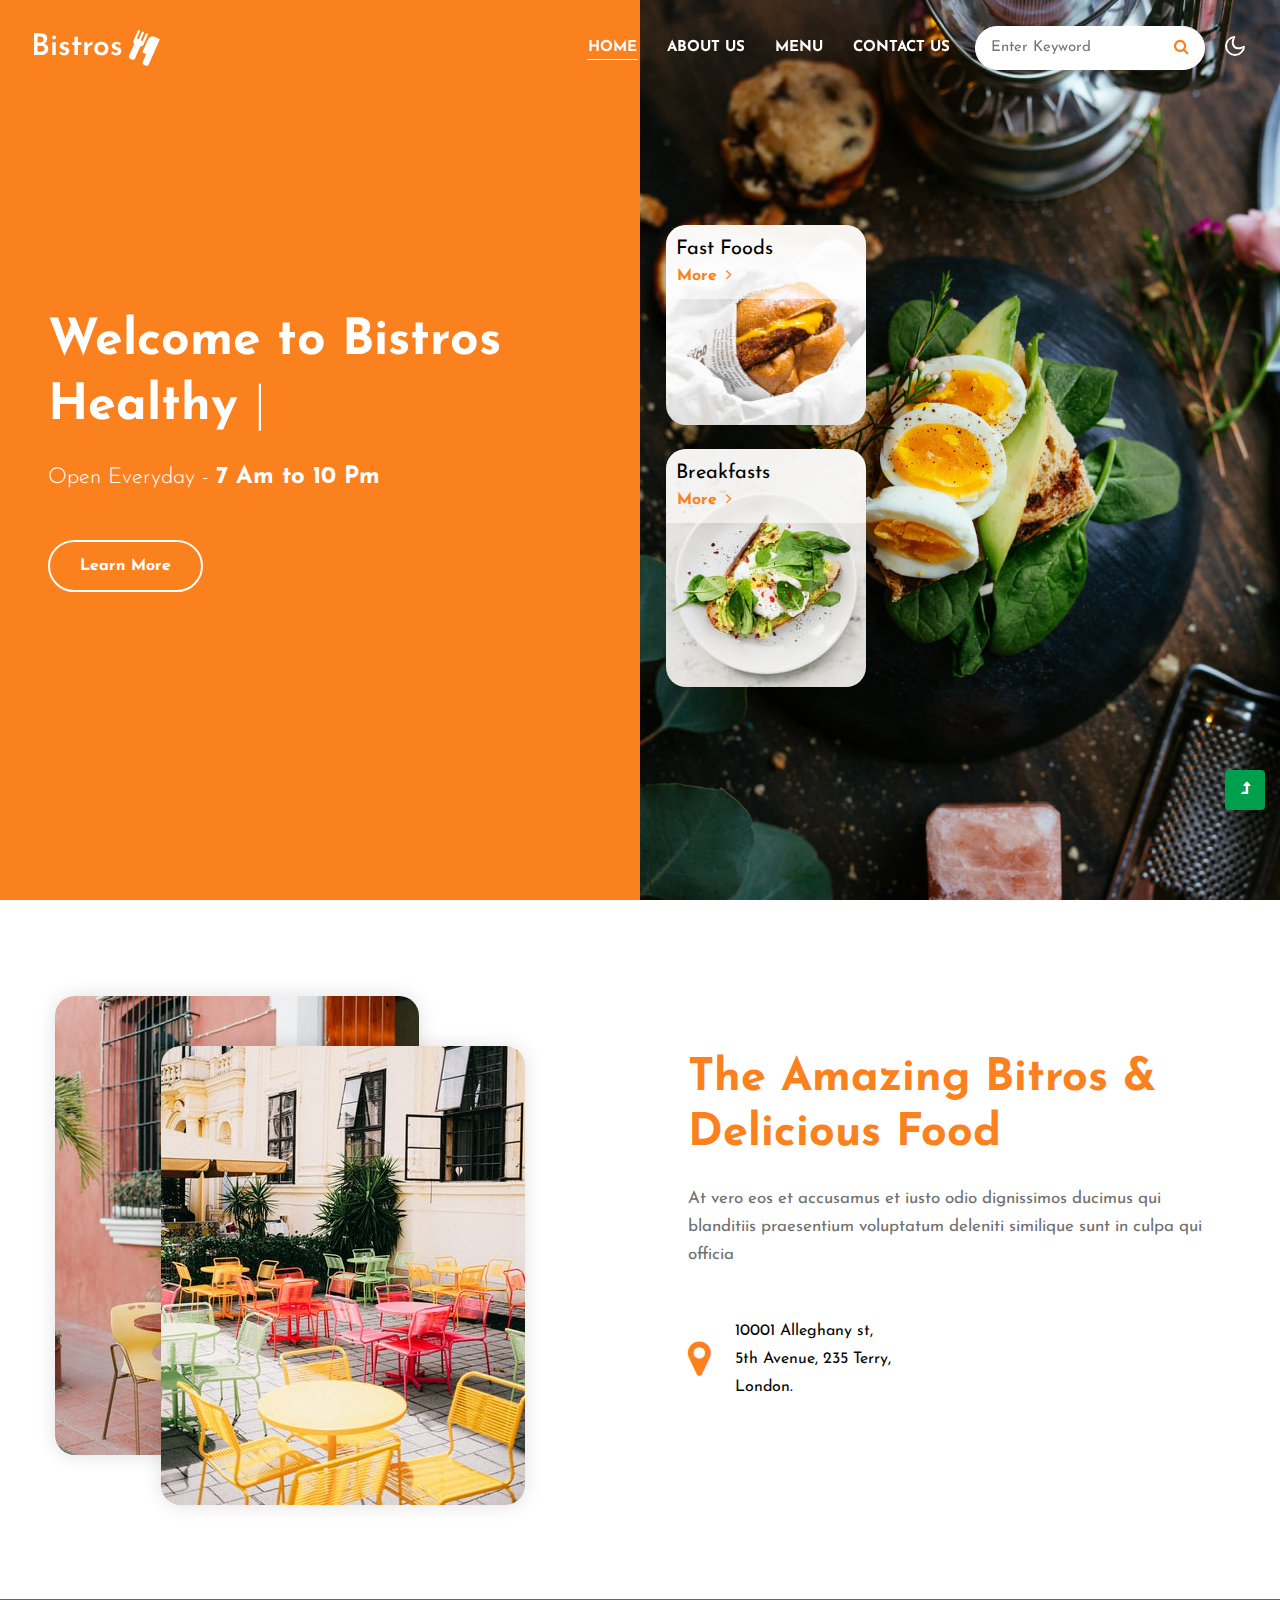
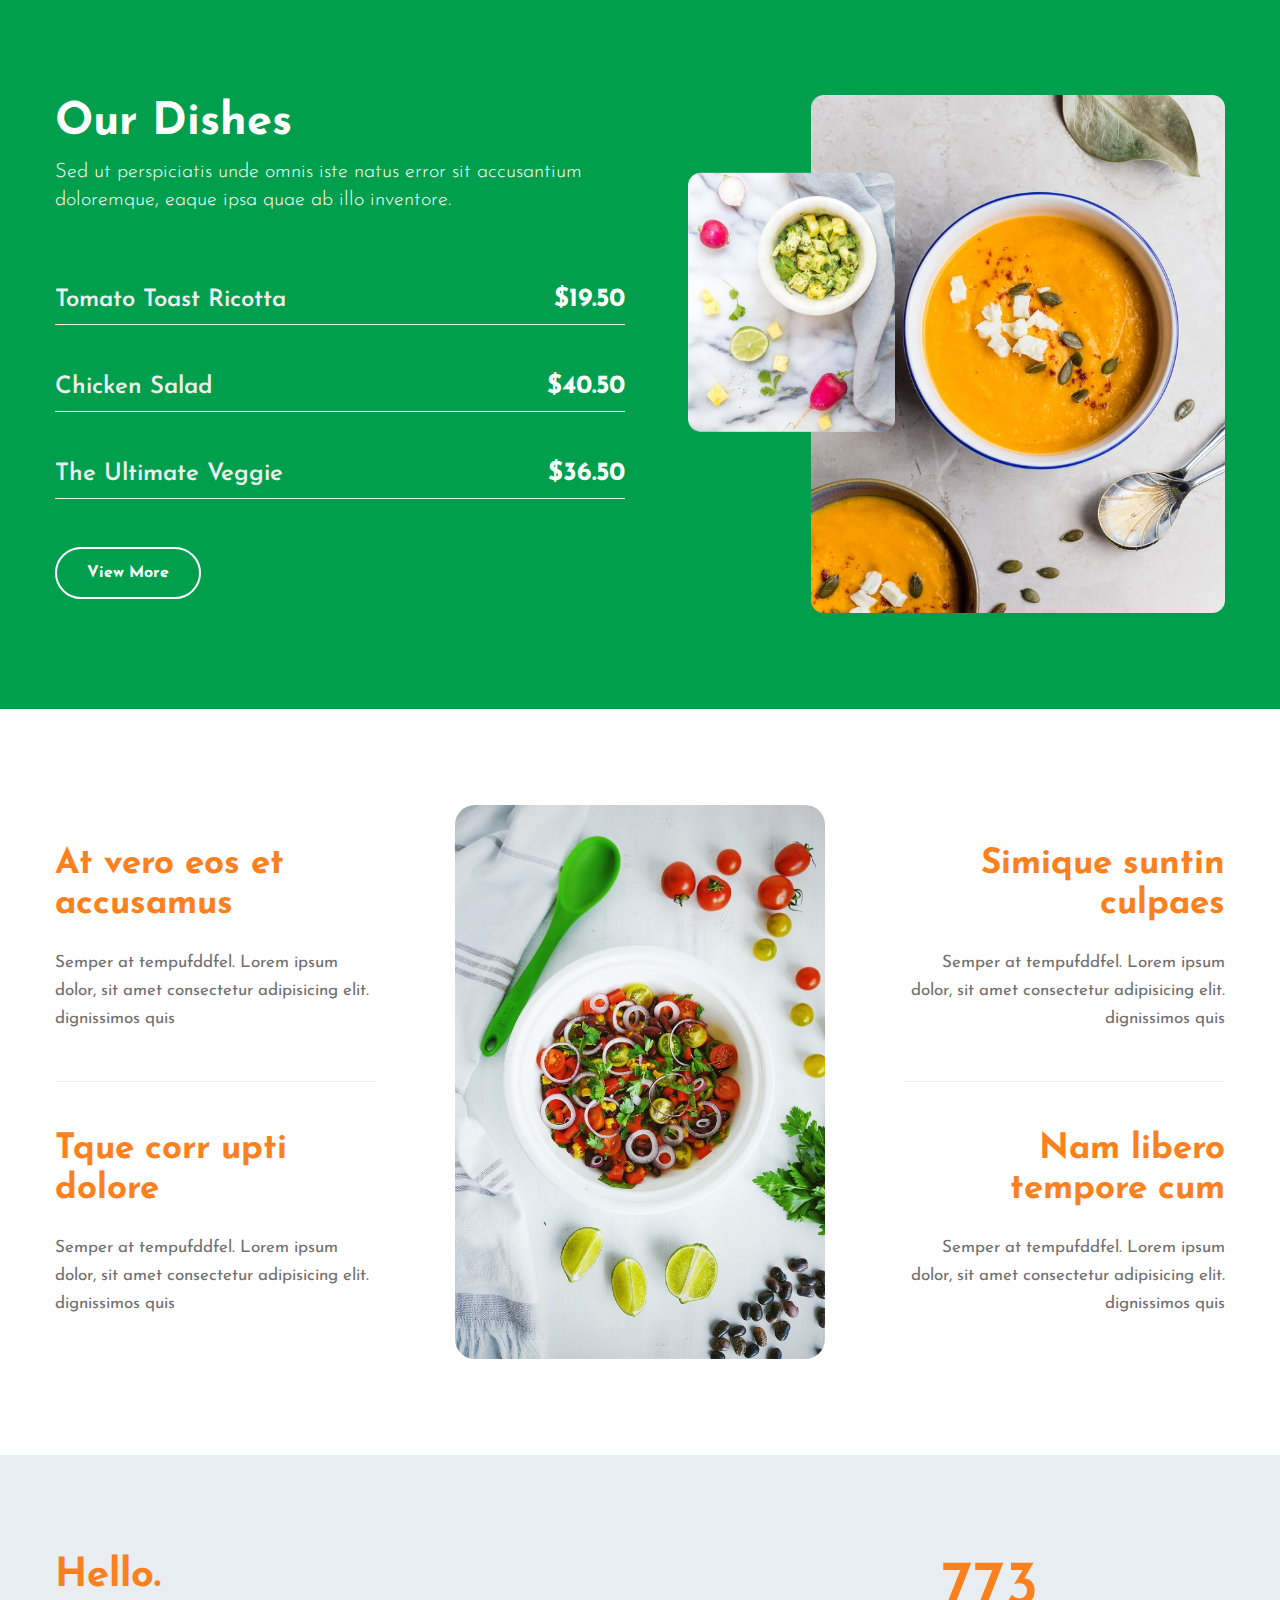
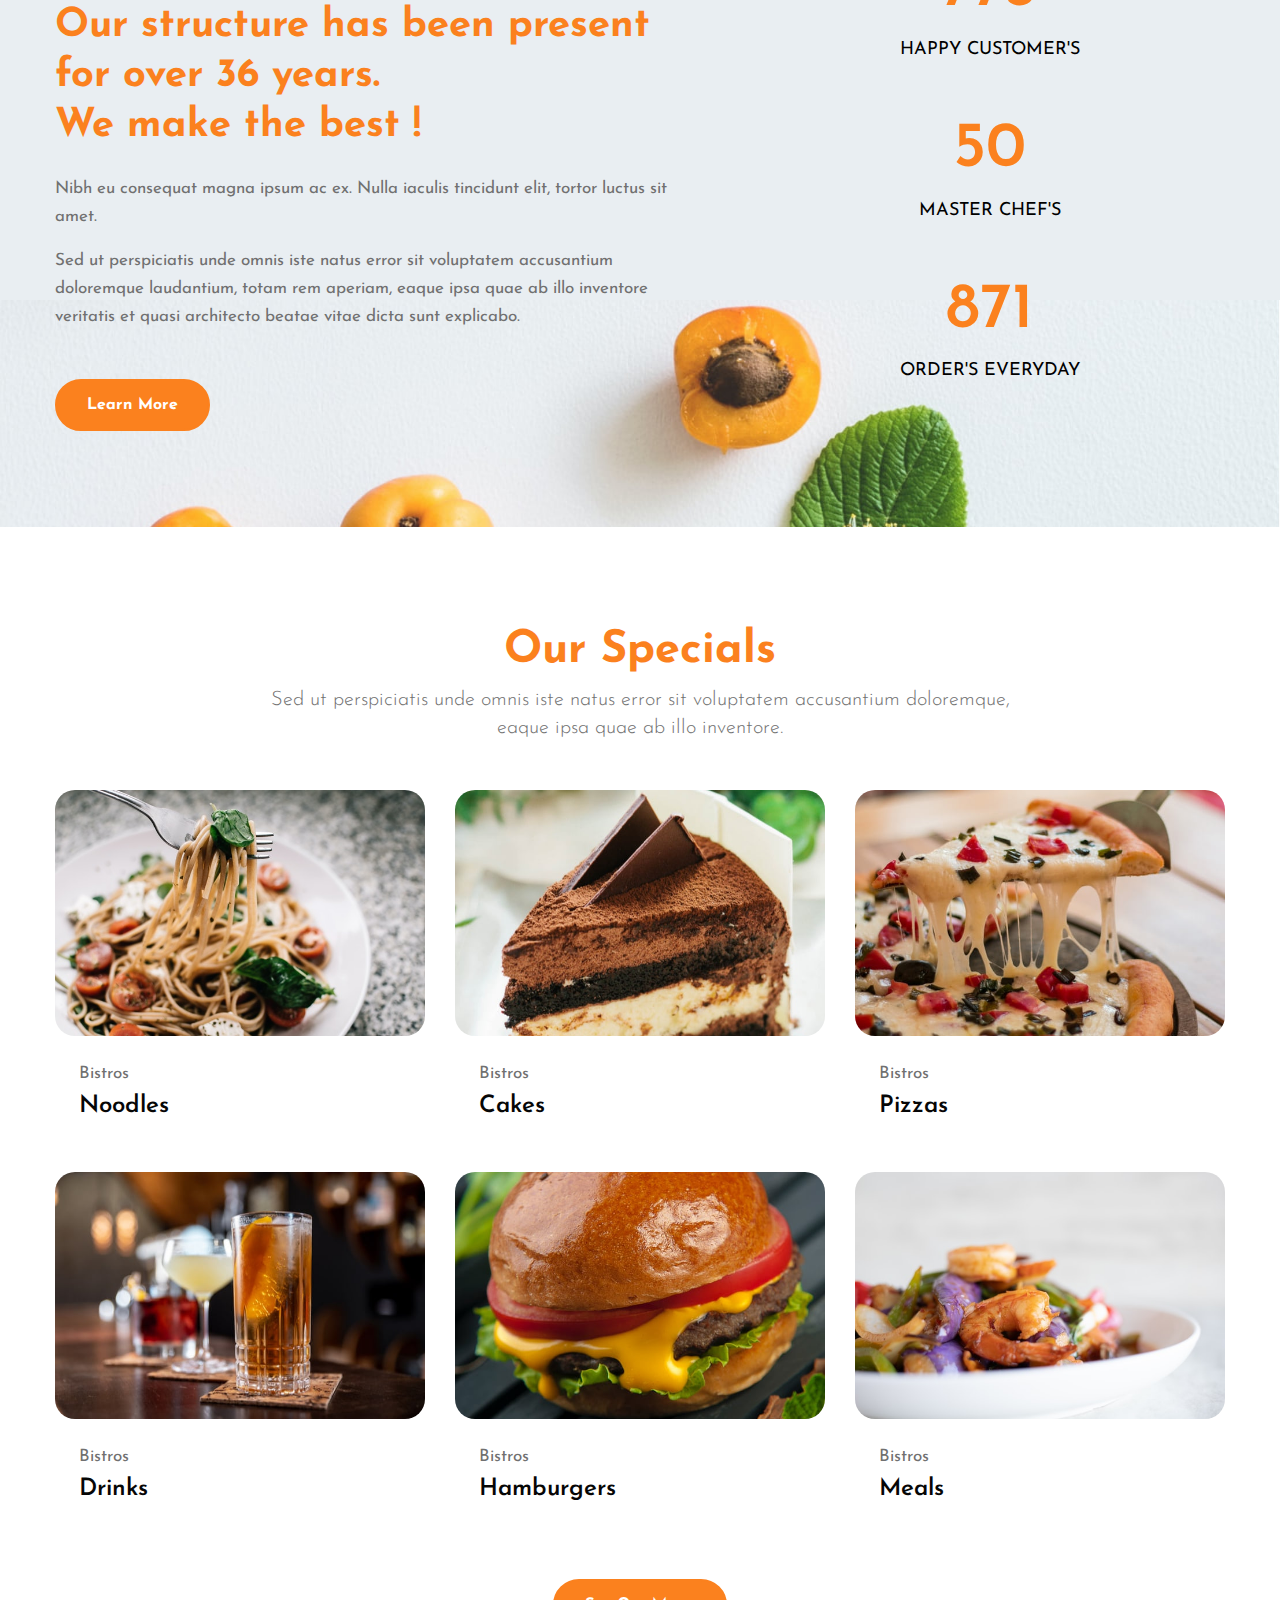
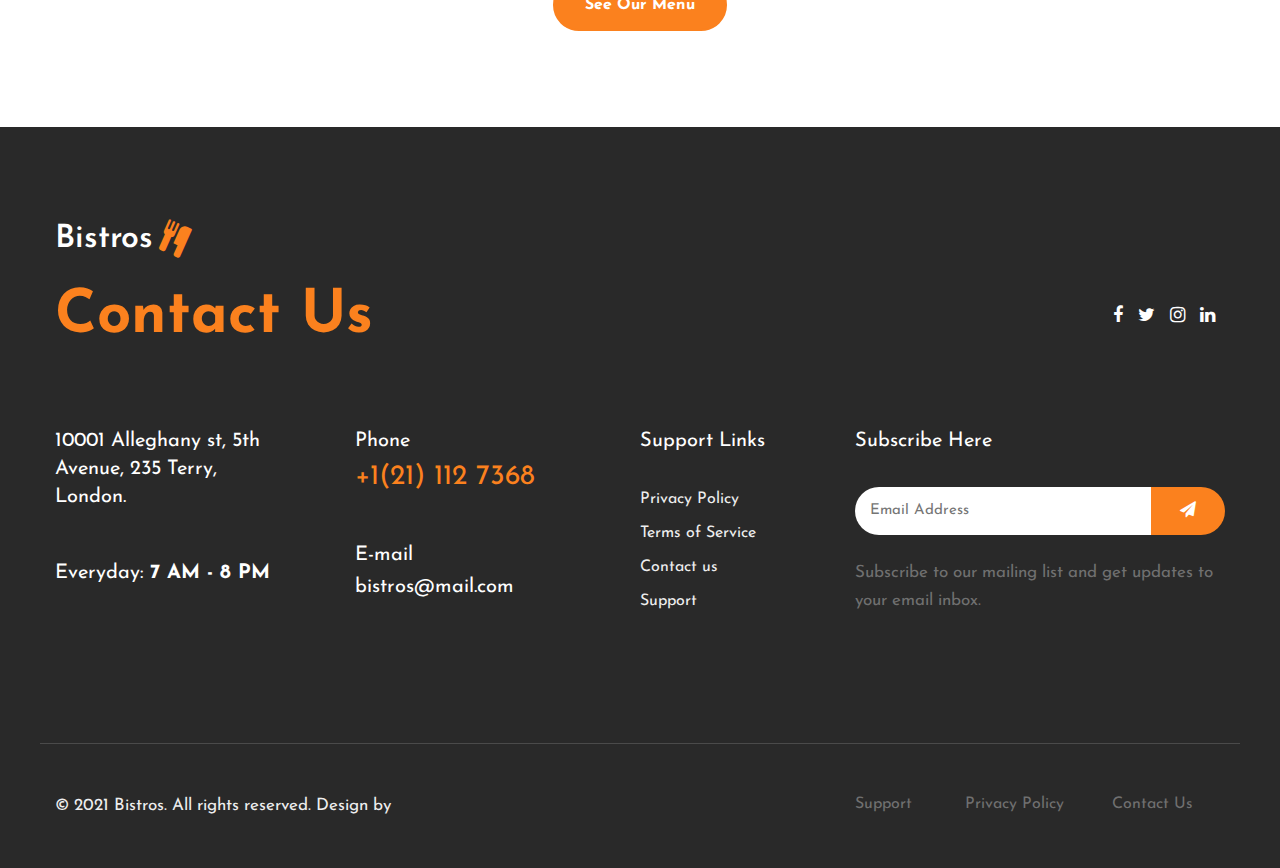
<file: index.html>
<!doctype html>
<html lang="en">

<head>
    <!-- Required meta tags -->
    <meta charset="utf-8">
    <meta name="viewport" content="width=device-width, initial-scale=1, shrink-to-fit=no">
    <title>Burger - Restaurants Category Responsive Website Template - Home :   </title>
    <!-- google-fonts -->
    <link href="//fonts.googleapis.com/css2?family=Josefin+Sans:wght@100;200;300;400;500;600;700&display=swap"
        rel="stylesheet">
    <!-- //google-fonts -->
    <!-- Template CSS Style link -->
    <link rel="stylesheet" href="assets/css/style-starter.css">
</head>

<body>
    <!--header-->
    <header id="site-header" class="fixed-top">
        <div class="container-fluid">
            <nav class="navbar navbar-expand-lg stroke">
                <h1>
                    <a class="navbar-brand d-flex align-items-center" href="index.html">
                        Bistros <i class="fa fa-cutlery ml-2" aria-hidden="true"></i></a>
                </h1>
                <!-- if logo is image enable this   
    <a class="navbar-brand" href="#index.html">
        <img src="image-path" alt="Your logo" title="Your logo" style="height:35px;" />
    </a> -->
                <button class="navbar-toggler  collapsed bg-gradient" type="button" data-toggle="collapse"
                    data-target="#navbarTogglerDemo02" aria-controls="navbarTogglerDemo02" aria-expanded="false"
                    aria-label="Toggle navigation">
                    <span class="navbar-toggler-icon fa icon-expand fa-bars"></span>
                    <span class="navbar-toggler-icon fa icon-close fa-times"></span>
                </button>

                <div class="collapse navbar-collapse" id="navbarTogglerDemo02">
                    <ul class="navbar-nav ml-lg-auto">
                        <li class="nav-item active">
                            <a class="nav-link" href="index.html">Home <span class="sr-only">(current)</span></a>
                        </li>
                        <li class="nav-item">
                            <a class="nav-link" href="ABOUT.html">About Us</a>
                        </li>
                        <li class="nav-item">
                            <a class="nav-link" href="MENU.html">Menu</a>
                        </li>
                        <li class="nav-item">
                            <a class="nav-link" href="contact.html">Contact Us</a>
                        </li>
                        <!-- search button -->
                        <div class="search-right">
                            <form action="#search" method="GET" class="search-box position-relative">
                                <div class="input-search">
                                    <input type="search" placeholder="Enter Keyword" name="search" required="required"
                                        autofocus="" class="search-popup">
                                </div>
                                <button type="submit" class="btn search-btn"><i class="fa fa-search"
                                        aria-hidden="true"></i></button>
                            </form>
                        </div>
                        <!-- //search button -->
                    </ul>
                </div>
                <!-- toggle switch for light and dark theme -->
                <div class="cont-ser-position">
                    <nav class="navigation">
                        <div class="theme-switch-wrapper">
                            <label class="theme-switch" for="checkbox">
                                <input type="checkbox" id="checkbox">
                                <div class="mode-container">
                                    <i class="gg-sun"></i>
                                    <i class="gg-moon"></i>
                                </div>
                            </label>
                        </div>
                    </nav>
                </div>
                <!-- //toggle switch for light and dark theme -->
            </nav>
        </div>
    </header>
    <!--//header-->

    <!-- banner section -->
    <section class="w3l-banner">
        <div class="container-fluid">
            <div class="row">
                <div class="col-md-6 banner-left d-flex align-items-center pl-lg-5">
                    <div>
                        <h3 class="text-white mb-4">Welcome to Bistros <br>
                            Healthy <span class="type-js"><span class="text-js">Fresh Meals!</span></span></h3>
                        <p class="banner-text text-white">Open Everyday - <span>7 Am to 10 Pm</span>
                        </p>
                        <a class="btn btn-style-white btn-style-border mt-5" href="about.html">Learn More</a>
                    </div>
                </div>
                <div class="col-md-6 banner-right">
                    <div class="small-images">
                        <div class="ban-grid position-relative">
                            <img src="assets/images/ban4.jpg" class="img-responsive" alt="" />
                            <div class="img-ban-sec">
                                <h5>Fast Foods</h5>
                                <a href="menu.html" class="btn p-0">More <i class="fa fa-angle-right ml-1"
                                        aria-hidden="true"></i></a>
                            </div>
                        </div>
                        <div class="ban-grid position-relative mt-4">
                            <img src="assets/images/ban2.jpg" class="img-responsive" alt="" />
                            <div class="img-ban-sec">
                                <h5>Breakfasts</h5>
                                <a href="menu.html" class="btn p-0">More <i class="fa fa-angle-right ml-1"
                                        aria-hidden="true"></i></a>
                            </div>
                        </div>
                    </div>
                </div>
            </div>
        </div>
    </section>
    <!-- //banner section -->

    <!-- about section -->
    <section class="w3l-about-2 py-5" id="about">
        <div class="container py-md-5 py-4">
            <div class="row justify-content-between align-items-center pb-lg-5">
                <div class="col-lg-6 about-2-secs-right mb-lg-0 mb-5">
                    <div class="image-box inverse position-relative">
                        <div class="image-box__static">
                            <img src="assets/images/about2.jpg" alt="" width="364" height="459">
                        </div>
                        <div class="image-box__float">
                            <img src="assets/images/about1.jpg" alt="" width="364" height="459">
                        </div>
                    </div>
                </div>
                <div class="col-lg-6 about-2-secs-left pl-lg-5 mt-lg-0 mt-5">
                    <h3 class="title-style mb-3">The Amazing Bitros & <br>Delicious Food</h3>
                    <p class="mt-4">At vero eos et accusamus et iusto odio dignissimos ducimus qui blanditiis
                        praesentium voluptatum
                        deleniti similique sunt in culpa qui officia</p>
                    <div class="address-sec d-flex align-items-center mt-5">
                        <i class="fa fa-map-marker mr-4" aria-hidden="true"></i>
                        <h6>10001 Alleghany st, <br>5th Avenue, 235 Terry, <br>London.</h6>
                    </div>
                </div>
            </div>
        </div>
    </section>
    <!-- //about section -->

    <!-- dishes section -->
    <section class="w3l-recipes py-5" id="menu">
        <div class="container py-md-5 py-4">
            <div class="row">
                <div class="col-lg-6 recipe-left mb-md-0 mb-5">
                    <div class="section-heading mb-sm-5 mb-4">
                        <h3 class="title-style mb-2 text-white">Our Dishes</h3>
                        <p class="lead text-white">
                            Sed ut perspiciatis unde omnis iste natus error sit accusantium doloremque,
                            eaque ipsa quae ab illo inventore.
                        </p>
                    </div>
                    <div class="menu-sec mt-5 pt-md-4">
                        <div class="row border-dot no-gutters">
                            <div class="col-8 menu-item-name-home">
                                <h6>Tomato Toast Ricotta</h6>
                            </div>
                            <div class="col-4 menu-item-price-home text-right">
                                <h6>$19.50</h6>
                            </div>
                        </div>
                    </div>
                    <div class="menu-sec mt-sm-5 mt-4">
                        <div class="row border-dot no-gutters">
                            <div class="col-8 menu-item-name-home">
                                <h6>Chicken Salad</h6>
                            </div>
                            <div class="col-4 menu-item-price-home text-right">
                                <h6>$40.50</h6>
                            </div>
                        </div>
                    </div>
                    <div class="menu-sec mt-sm-5 mt-4">
                        <div class="row border-dot no-gutters">
                            <div class="col-8 menu-item-name-home">
                                <h6>The Ultimate Veggie </h6>
                            </div>
                            <div class="col-4 menu-item-price-home text-right">
                                <h6>$36.50</h6>
                            </div>
                        </div>
                    </div>
                    <a class="btn btn-style-white btn-style-border mt-5" href="about.html">View More</a>
                </div>
                <div class="col-lg-6 recipe-right pl-5">
                    <img src="assets/images/image1.png" alt="" class="img-fluid img-responsive" />
                </div>
            </div>
        </div>
    </section>
    <!-- //dishes section -->

    <!-- grids section -->
    <section class="w3l-homeblock7 py-5">
        <div class="container py-lg-5 py-md-3">
            <div class="row align-items-center">
                <div class="col-lg-4">
                    <div class="pr-5">
                        <h3 class="title-big">At vero eos et accusamus</h3>
                        <p class="mt-4">Semper at tempufddfel. Lorem ipsum dolor, sit amet consectetur adipisicing elit.
                            dignissimos quis</p>
                    </div>
                    <div class="pr-5 mt-lg-5 mt-4 sec-bor">
                        <h3 class="title-big pt-lg-5 pt-4">Tque corr upti dolore</h3>
                        <p class="mt-4">Semper at tempufddfel. Lorem ipsum dolor, sit amet consectetur adipisicing elit.
                            dignissimos quis</p>
                    </div>
                </div>
                <div class="col-lg-4 col-md-6 col-8 image-styling-sec mt-lg-0 mt-5">
                    <img src="assets/images/image2.jpg" alt="" class="img-fluid">
                </div>
                <div class="col-lg-4 col-md-6 mt-lg-0 mt-5 text-lg-right">
                    <div class="pl-lg-5">
                        <h3 class="title-big">Simique suntin culpaes</h3>
                        <p class="mt-4">Semper at tempufddfel. Lorem ipsum dolor, sit amet consectetur adipisicing elit.
                            dignissimos quis</p>
                    </div>
                    <div class="pl-lg-5 mt-lg-5 mt-4 sec-bor">
                        <h3 class="title-big pt-lg-5 pt-4">Nam libero tempore cum</h3>
                        <p class="mt-4">Semper at tempufddfel. Lorem ipsum dolor, sit amet consectetur adipisicing elit.
                            dignissimos quis</p>
                    </div>
                </div>
            </div>
        </div>
    </section>
    <!-- //grids section -->

    <!-- stats section -->
    <section class="w3-bottom-stats py-5">
        <div class="container py-md-5 py-4">
            <div class="row">
                <div class="col-md-7 pr-lg-5">
                    <h5 class="text-new mb-4">Hello. <br>Our structure has been present for over 36 years. <br>We
                        make
                        the best !
                    </h5>
                    <p class="mb-3">Nibh eu consequat magna ipsum ac ex. Nulla iaculis
                        tincidunt elit, tortor luctus sit amet.
                    </p>
                    <p>Sed ut perspiciatis unde omnis iste natus error sit voluptatem accusantium doloremque
                        laudantium, totam rem aperiam, eaque ipsa quae ab illo inventore veritatis et quasi
                        architecto beatae vitae dicta sunt explicabo.</p>
                    <a href="about.html" class="btn btn-style-white btn-style-primary mt-lg-5 mt-4">Learn More</a>
                </div>
                <div class="col-md-5 mt-md-0 mt-5">
                    <div class="counter text-center">
                        <div class="timer count-title count-number" data-to="6370" data-speed="1500"></div>
                        <p class="count-text mt-2">happy customer's</p>
                    </div>
                    <div class="counter text-center mt-5">
                        <div class="timer count-title count-number" data-to="421" data-speed="1500"></div>
                        <p class="count-text mt-2">master chef's</p>
                    </div>
                    <div class="counter text-center mt-5">
                        <div class="timer count-title count-number" data-to="7300" data-speed="1500"></div>
                        <p class="count-text mt-2">Order's Everyday</p>
                    </div>
                </div>
            </div>
        </div>
    </section>
    <!-- //stats section -->

    <!-- specials section -->
    <section class="w3l-portfolio-8 py-5">
        <div class="portfolio-main py-md-5 py-4">
            <div class="container">
                <div class="row justify-content-center text-center">
                    <div class="col-md-8">
                        <div class="section-heading mb-sm-5 mb-4">
                            <h3 class="title-style mb-2">Our Specials</h3>
                            <p class="lead">
                                Sed ut perspiciatis unde omnis iste natus error sit voluptatem accusantium doloremque,
                                eaque ipsa quae ab illo inventore.
                            </p>
                        </div>
                    </div>
                </div>
                <div class="row galler-top">
                    <div class="col-md-4 col-sm-6 protfolio-item hover14">
                        <a href="menu.html" data-lightbox="example-set" data-title="Branding Design">
                            <figure>
                                <img src="assets/images/g1.jpg" alt="product" class="img-fluid">
                                <div class="p-4">
                                    <p>Bistros</p>
                                    <a href="menu.html" class="mb-5 img-title">Noodles</a>
                                </div>
                            </figure>
                        </a>
                    </div>
                    <div class="col-md-4 col-sm-6 protfolio-item hover14 mt-sm-0 mt-4">
                        <a href="menu.html" data-lightbox="example-set" data-title="Gradient Website Development">
                            <figure>
                                <img src="assets/images/g2.jpg" alt="product" class="img-fluid">
                                <div class="p-4">
                                    <p>Bistros</p>
                                    <a href="menu.html" class="mb-5 img-title">Cakes</a>
                                </div>
                            </figure>
                        </a>
                    </div>
                    <div class="col-md-4 col-sm-6 protfolio-item hover14 mt-md-0 mt-4">
                        <a href="menu.html" data-lightbox="example-set" data-title="Design and Development">
                            <figure>
                                <img src="assets/images/g3.jpg" alt="product" class="img-fluid">
                                <div class="p-4">
                                    <p>Bistros</p>
                                    <a href="menu.html" class="mb-5 img-title">Pizzas</a>
                                </div>
                            </figure>
                        </a>
                    </div>
                    <div class="col-md-4 col-sm-6 protfolio-item hover14 mt-4">
                        <a href="menu.html" data-lightbox="example-set" data-title="Magazine Content Writing">
                            <figure>
                                <img src="assets/images/g4.jpg" alt="product" class="img-fluid">
                                <div class="p-4">
                                    <p>Bistros</p>
                                    <a href="menu.html" class="mb-5 img-title">Drinks</a>
                                </div>
                            </figure>
                        </a>
                    </div>
                    <div class="col-md-4 col-sm-6 protfolio-item hover14 mt-4">
                        <a href="menu.html" data-lightbox="example-set" data-title="Magazine Content Writing">
                            <figure>
                                <img src="assets/images/g5.jpg" alt="product" class="img-fluid">
                                <div class="p-4">
                                    <p>Bistros</p>
                                    <a href="menu.html" class="mb-5 img-title">Hamburgers</a>
                                </div>
                            </figure>
                        </a>
                    </div>
                    <div class="col-md-4 col-sm-6 protfolio-item hover14 mt-4">
                        <a href="menu.html" data-lightbox="example-set" data-title="Magazine Content Writing">
                            <figure>
                                <img src="assets/images/g6.jpg" alt="product" class="img-fluid">
                                <div class="p-4">
                                    <p>Bistros</p>
                                    <a href="menu.html" class="mb-5 img-title">Meals</a>
                                </div>
                            </figure>
                        </a>
                    </div>
                </div>
                <div class="text-center">
                    <a href="menu.html" class="btn btn-style-white btn-style-primary mt-lg-5 mt-2">See Our Menu</a>
                </div>
            </div>
        </div>
    </section>
    <!-- //specials section -->

    <!-- footer -->
    <footer class="w3l-footer-29-main"  id="contact">
        <div class="footer-29-w3l py-5">
            <div class="container pt-md-5 pt-4">
                <div class="w3l-footer-texthny-inf">
                    <h2>
                        <a class="d-flex align-items-center logo-2" href="index.html">
                            Bistros <i class="fa fa-cutlery ml-2" aria-hidden="true"></i></a>
                    </h2>
                    <div class="footer-list-cont d-flex align-items-center justify-content-between mt-md-5 mt-4 mb-5">
                        <h6 class="foot-sub-title">Contact Us</h6>

                        <div class="main-social-footer-29">
                            <a href="#facebook" class="facebook"><span class="fa fa-facebook"></span></a>
                            <a href="#twitter" class="twitter"><span class="fa fa-twitter"></span></a>
                            <a href="#instagram" class="instagram"><span class="fa fa-instagram"></span></a>
                            <a href="#linkedin" class="linkedin"><span class="fa fa-linkedin"></span></a>
                        </div>
                    </div>
                </div>
                <div class="row footer-top-29 mt-lg-5 mt-md-4 pt-md-5">
                    <div class="col-lg-3 col-sm-6">
                        <div class="address-grid">
                            <h5>10001 Alleghany st, 5th Avenue, 235 Terry, <br> London.</h5>
                            <h5 class="mt-sm-5 mt-4">Everyday: <span> 7 AM - 8 PM</span></h5>
                        </div>
                    </div>
                    <div class="col-lg-3 col-sm-6 mt-sm-0 mt-4">
                        <div class="address-grid">
                            <h5>Phone</h5>
                            <h5 class="phone-number-text mt-2"><a href="tel:+1(21) 234 4567">+1(21) 112 7368</a></h5>
                        </div>
                        <div class="address-grid mt-sm-5 mt-4">
                            <h5>E-mail</h5>
                            <h5 class="email-cont-text mt-1"> <a href="mailto:bistros@mail.com"
                                    class="mail">bistros@mail.com</a></h5>
                        </div>
                    </div>
                    <div class="col-lg-2 col-md-6 col-sm-5 footer-list-menu pl-lg-0 mt-lg-0 mt-sm-5 mt-4">
                        <div class="address-grid">
                            <h5 class="mb-4 pb-lg-2">Support Links</h5>
                            <ul>
                                <li><a href="#privacy">Privacy Policy</a></li>
                                <li><a href="#terms"> Terms of Service</a></li>
                                <li><a href="contact.html">Contact us</a></li>
                                <li><a href="#support"> Support</a></li>
                            </ul>
                        </div>
                    </div>
                    <div class="address-grid col-lg-4 col-md-6 col-sm-7 mt-lg-0 mt-sm-5 mt-4 w3l-footer-16-main">
                        <h5>Subscribe Here</h5>
                        <form action="#" class="subscribe d-flex mt-4 pt-lg-2 mb-4" method="post">
                            <input type="email" name="email" placeholder="Email Address" required="">
                            <button><span class="fa fa-paper-plane" aria-hidden="true"></span></button>
                        </form>
                        <p>Subscribe to our mailing list and get updates to your email inbox.</p>
                    </div>
                </div>
                <!-- copyright -->
                <div class="w3l-copyright mt-lg-5 mt-sm-4 pt-md-4 pt-3">
                    <div class="row bottom-copies pt-md-5 pt-4 mt-md-5 mt-4">
                        <p class="col-lg-8 copy-footer-29">© 2021 Bistros. All rights reserved. Design by <a
                                href="https://  .com/" target="_blank">
                                  </a></p>

                        <div class="col-lg-4 footer-list-29 mt-lg-0 mt-md-4 mt-2">
                            <ul class="d-flex text-lg-right">
                                <li><a href="#support"> Support</a></li>
                                <li class="mx-lg-5 mx-md-4 mx-3"><a href="#privacy">Privacy Policy</a>
                                </li>
                                <li><a href="contact.html">Contact Us</a></li>
                            </ul>
                        </div>
                    </div>
                </div>
            </div>
        </div>
    </footer>
    <!-- //footer -->

    <!-- Js scripts -->
    <!-- move top -->
    <button onclick="topFunction()" id="movetop" title="Go to top">
        <span class="fa fa-level-up" aria-hidden="true"></span>
    </button>
    <script>
        // When the user scrolls down 20px from the top of the document, show the button
        window.onscroll = function () {
            scrollFunction()
        };

        function scrollFunction() {
            if (document.body.scrollTop > 20 || document.documentElement.scrollTop > 20) {
                document.getElementById("movetop").style.display = "block";
            } else {
                document.getElementById("movetop").style.display = "none";
            }
        }

        // When the user clicks on the button, scroll to the top of the document
        function topFunction() {
            document.body.scrollTop = 0;
            document.documentElement.scrollTop = 0;
        }
    </script>
    <!-- //move top -->

    <!-- common jquery plugin -->
    <script src="assets/js/jquery-3.3.1.min.js"></script>
    <!-- //common jquery plugin -->

    <!-- counter for stats -->
    <script src="assets/js/counter.js"></script>
    <!-- //counter for stats -->

    <!-- theme switch js (light and dark)-->
    <script src="assets/js/theme-change.js"></script>
    <script>
        function autoType(elementClass, typingSpeed) {
            var thhis = $(elementClass);
            thhis.css({
                "position": "relative",
                "display": "inline-block"
            });
            thhis.prepend('<div class="cursor" style="right: initial; left:0;"></div>');
            thhis = thhis.find(".text-js");
            var text = thhis.text().trim().split('');
            var amntOfChars = text.length;
            var newString = "";
            thhis.text("|");
            setTimeout(function () {
                thhis.css("opacity", 1);
                thhis.prev().removeAttr("style");
                thhis.text("");
                for (var i = 0; i < amntOfChars; i++) {
                    (function (i, char) {
                        setTimeout(function () {
                            newString += char;
                            thhis.text(newString);
                        }, i * typingSpeed);
                    })(i + 1, text[i]);
                }
            }, 1500);
        }

        $(document).ready(function () {
            // Now to start autoTyping just call the autoType function with the 
            // class of outer div
            // The second paramter is the speed between each letter is typed.   
            autoType(".type-js", 200);
        });
    </script>
    <!-- //theme switch js (light and dark)-->

    <!-- MENU-JS -->
    <script>
        $(window).on("scroll", function () {
            var scroll = $(window).scrollTop();

            if (scroll >= 80) {
                $("#site-header").addClass("nav-fixed");
            } else {
                $("#site-header").removeClass("nav-fixed");
            }
        });

        //Main navigation Active Class Add Remove
        $(".navbar-toggler").on("click", function () {
            $("header").toggleClass("active");
        });
        $(document).on("ready", function () {
            if ($(window).width() > 991) {
                $("header").removeClass("active");
            }
            $(window).on("resize", function () {
                if ($(window).width() > 991) {
                    $("header").removeClass("active");
                }
            });
        });
    </script>
    <!-- //MENU-JS -->

    <!-- disable body scroll which navbar is in active -->
    <script>
        $(function () {
            $('.navbar-toggler').click(function () {
                $('body').toggleClass('noscroll');
            })
        });
    </script>
    <!-- //disable body scroll which navbar is in active -->

    <!--bootstrap-->
    <script src="assets/js/bootstrap.min.js"></script>
    <!-- //bootstrap-->
    <!-- //Js scripts -->
</body>

</html>
</file>
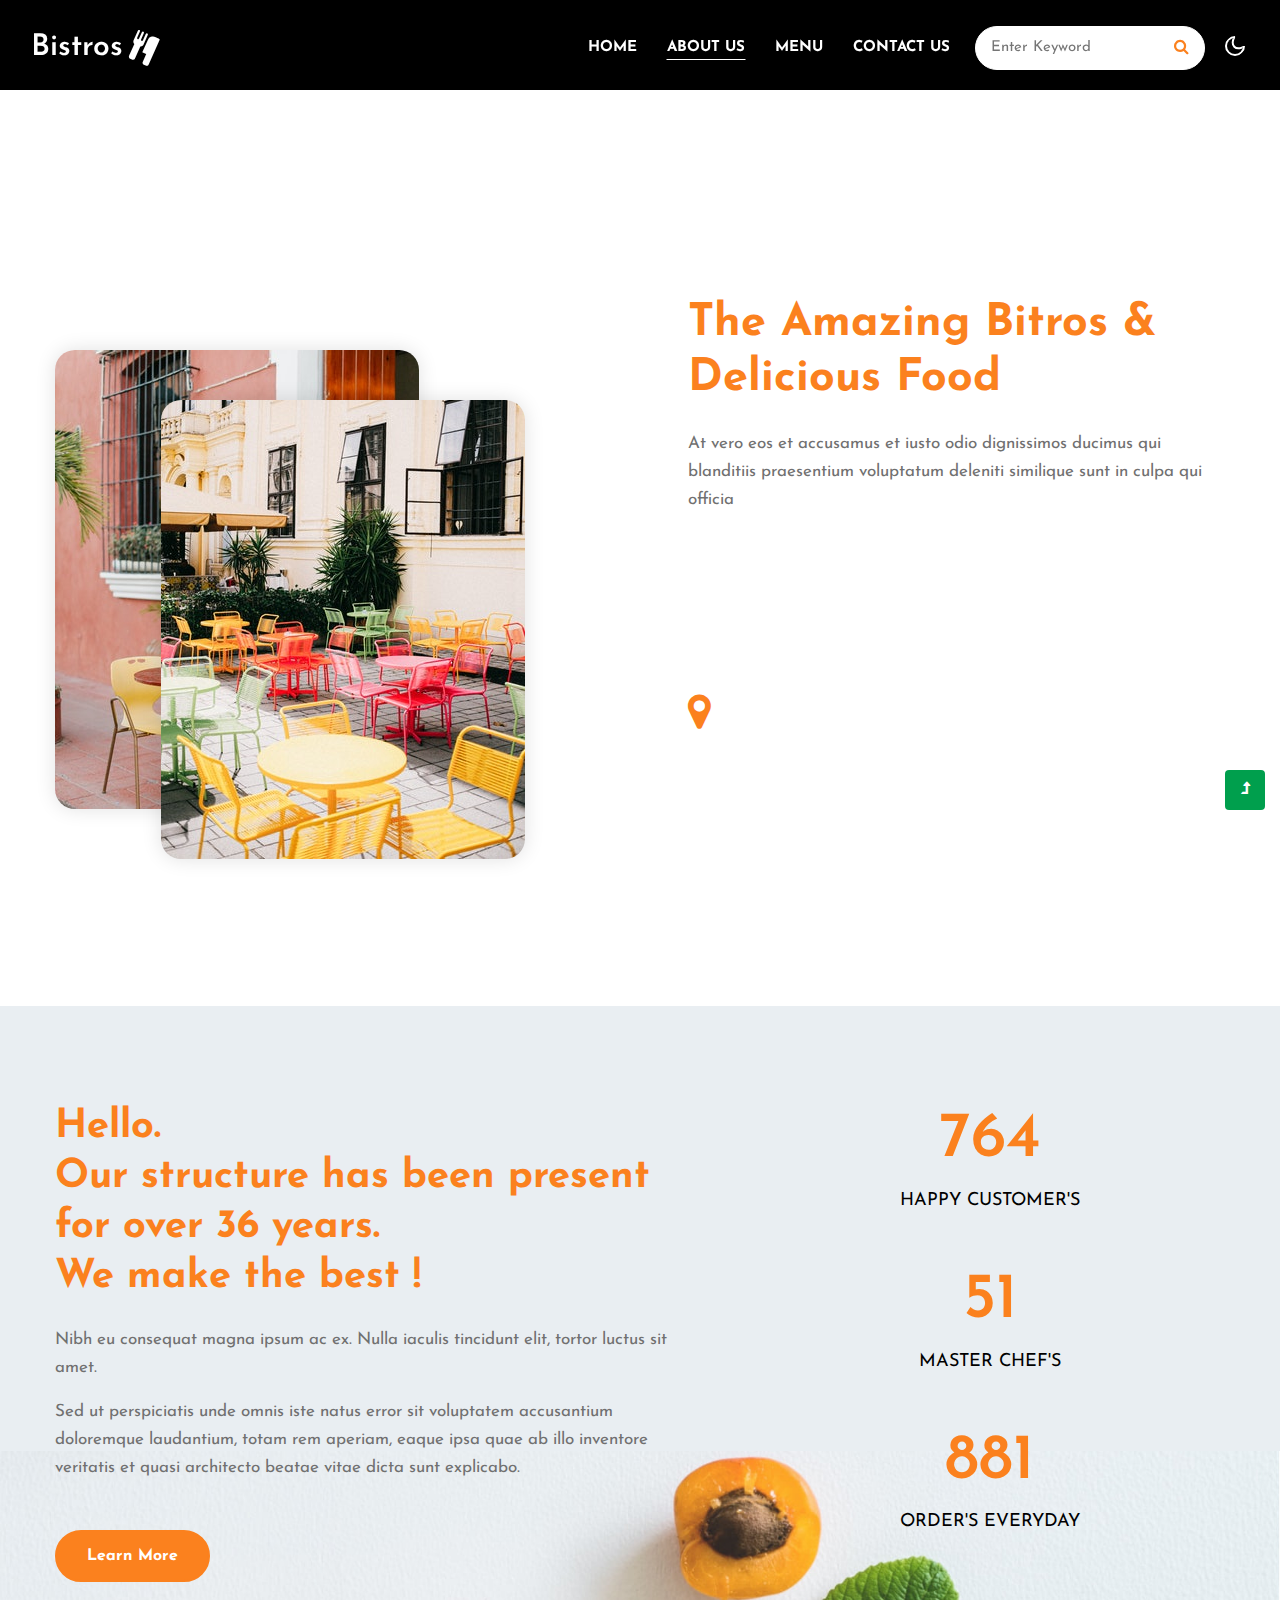
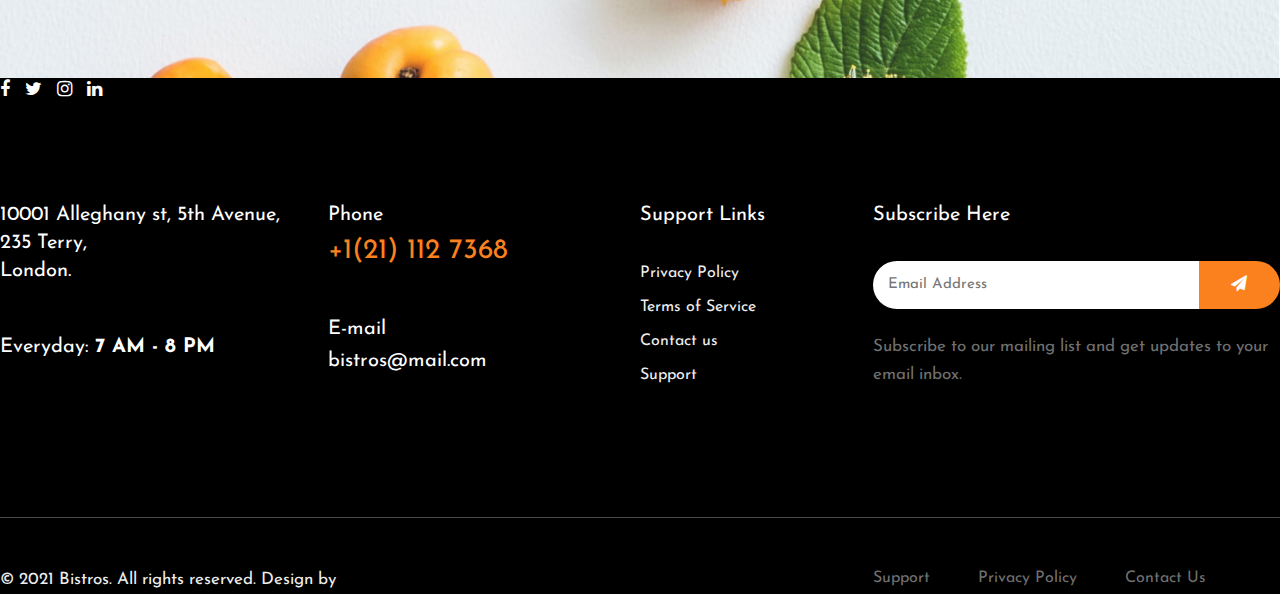
<file: about.html>
<!DOCTYPE html>
<html lang="en">
<head>
    <meta charset="UTF-8">
    <meta name="viewport" content="width=device-width, initial-scale=1.0">
    <title>ABOUT US</title>
    <link href="//fonts.googleapis.com/css2?family=Josefin+Sans:wght@100;200;300;400;500;600;700&display=swap"
    rel="stylesheet">
<!-- //google-fonts -->
<!-- Template CSS Style link -->
<link rel="stylesheet" href="assets/css/style-starter.css">
</head>
<body style="background-color: rgb(45, 44, 44);">

      <!--header-->
      <header id="site-header" class="fixed-top"  style="background-color: black;">
        <div class="container-fluid">
            <nav class="navbar navbar-expand-lg stroke">
                <h1>
                    <a class="navbar-brand d-flex align-items-center" href="index.html">
                        Bistros <i class="fa fa-cutlery ml-2" aria-hidden="true"></i></a>
                </h1>
                <!-- if logo is image enable this   
    <a class="navbar-brand" href="#index.html">
        <img src="image-path" alt="Your logo" title="Your logo" style="height:35px;" />
    </a> -->
                <button class="navbar-toggler  collapsed bg-gradient" type="button" data-toggle="collapse"
                    data-target="#navbarTogglerDemo02" aria-controls="navbarTogglerDemo02" aria-expanded="false"
                    aria-label="Toggle navigation">
                    <span class="navbar-toggler-icon fa icon-expand fa-bars"></span>
                    <span class="navbar-toggler-icon fa icon-close fa-times"></span>
                </button>

                <div class="collapse navbar-collapse" id="navbarTogglerDemo02">
                    <ul class="navbar-nav ml-lg-auto">
                        <li class="nav-item ">
                            <a class="nav-link" href="index.html">Home <span class="sr-only">(current)</span></a>
                        </li>
                        <li class="nav-item active">
                            <a class="nav-link" href="ABOUT.html">About Us</a>
                        </li>
                        <li class="nav-item">
                            <a class="nav-link" href="MENU.html">Menu</a>
                        </li>
                        <li class="nav-item ">
                            <a class="nav-link" href="contact.html">Contact Us</a>
                        </li>
                        <!-- search button -->
                        <div class="search-right">
                            <form action="#search" method="GET" class="search-box position-relative">
                                <div class="input-search">
                                    <input type="search" placeholder="Enter Keyword" name="search" required="required"
                                        autofocus="" class="search-popup">
                                </div>
                                <button type="submit" class="btn search-btn"><i class="fa fa-search"
                                        aria-hidden="true"></i></button>
                            </form>
                        </div>
                        <!-- //search button -->
                    </ul>
                </div>
                <!-- toggle switch for light and dark theme -->
                <div class="cont-ser-position">
                    <nav class="navigation">
                        <div class="theme-switch-wrapper">
                            <label class="theme-switch" for="checkbox">
                                <input type="checkbox" id="checkbox">
                                <div class="mode-container">
                                    <i class="gg-sun"></i>
                                    <i class="gg-moon"></i>
                                </div>
                            </label>
                        </div>
                    </nav>
                </div>
                <!-- //toggle switch for light and dark theme -->
            </nav>
        </div>
    </header>
    <!--//header-->
        
     <!-- about section -->
     <section style="margin-top: 200px; background-color: white;" class="w3l-about-2 py-5" id="about">
        <div class="container py-md-5 py-4">
            <div class="row justify-content-between align-items-center pb-lg-5">
                <div class="col-lg-6 about-2-secs-right mb-lg-0 mb-5">
                    <div class="image-box inverse position-relative">
                        <div class="image-box__static">
                            <img src="assets/images/about2.jpg" alt="" width="364" height="459">
                        </div>
                        <div class="image-box__float">
                            <img src="assets/images/about1.jpg" alt="" width="364" height="459">
                        </div>
                    </div>
                </div>
                <div class="col-lg-6 about-2-secs-left pl-lg-5 mt-lg-0 mt-5">
                    <h3 class="title-style mb-3">The Amazing Bitros & <br>Delicious Food</h3>
                    <p class="mt-4">At vero eos et accusamus et iusto odio dignissimos ducimus qui blanditiis
                        praesentium voluptatum
                        deleniti similique sunt in culpa qui officia</p>
                    <div class="address-sec d-flex align-items-center mt-5">
                        <i class="fa fa-map-marker mr-4" aria-hidden="true"></i>
                        <iframe   src="https://www.google.com/maps/embed?pb=!1m18!1m12!1m3!1d13230.383281915154!2d-0.1350409448277635!3d51.511403000969665!2m3!1f0!2f0!3f0!3m2!1i1024!2i768!4f13.1!3m3!1m2!1s0x487604cbcfae5a4d%3A0x15f4effda4fbdc29!2sThe%20Savoy!5e0!3m2!1sen!2sma!4v1696496052834!5m2!1sen!2sma"                             width="60%" height="300px" style="border-radius: 10px; margin-left: 25%;"                              loading="lazy" referrerpolicy="no-referrer-when-downgrade"></iframe>    
                    </div>
                </div>
            </div>
        </div>
    </section>
    <!-- //about section -->
     <!-- stats section -->
     <section class="w3-bottom-stats py-5">
        <div class="container py-md-5 py-4">
            <div class="row">
                <div class="col-md-7 pr-lg-5">
                    <h5 class="text-new mb-4">Hello. <br>Our structure has been present for over 36 years. <br>We
                        make
                        the best !
                    </h5>
                    <p class="mb-3">Nibh eu consequat magna ipsum ac ex. Nulla iaculis
                        tincidunt elit, tortor luctus sit amet.
                    </p>
                    <p>Sed ut perspiciatis unde omnis iste natus error sit voluptatem accusantium doloremque
                        laudantium, totam rem aperiam, eaque ipsa quae ab illo inventore veritatis et quasi
                        architecto beatae vitae dicta sunt explicabo.</p>
                    <a href="about.html" class="btn btn-style-white btn-style-primary mt-lg-5 mt-4">Learn More</a>
                </div>
                <div class="col-md-5 mt-md-0 mt-5">
                    <div class="counter text-center">
                        <div class="timer count-title count-number" data-to="6370" data-speed="1500"></div>
                        <p class="count-text mt-2">happy customer's</p>
                    </div>
                    <div class="counter text-center mt-5">
                        <div class="timer count-title count-number" data-to="421" data-speed="1500"></div>
                        <p class="count-text mt-2">master chef's</p>
                    </div>
                    <div class="counter text-center mt-5">
                        <div class="timer count-title count-number" data-to="7300" data-speed="1500"></div>
                        <p class="count-text mt-2">Order's Everyday</p>
                    </div>
                </div>
            </div>
        </div>
    </section>
    <section    style="background-color: black;">
        <div class="main-social-footer-29">
            <a href="#facebook" class="facebook"><span class="fa fa-facebook"></span></a>
            <a href="#twitter" class="twitter"><span class="fa fa-twitter"></span></a>
            <a href="#instagram" class="instagram"><span class="fa fa-instagram"></span></a>
            <a href="#linkedin" class="linkedin"><span class="fa fa-linkedin"></span></a>
        </div>
    </div>
</div>
<div class="row footer-top-29 mt-lg-5 mt-md-4 pt-md-5">
    <div class="col-lg-3 col-sm-6">
        <div class="address-grid">
            <h5>10001 Alleghany st, 5th Avenue, 235 Terry, <br> London.</h5>
            <h5 class="mt-sm-5 mt-4">Everyday: <span> 7 AM - 8 PM</span></h5>
        </div>
    </div>
    <div class="col-lg-3 col-sm-6 mt-sm-0 mt-4">
        <div class="address-grid">
            <h5>Phone</h5>
            <h5 class="phone-number-text mt-2"><a href="tel:+1(21) 234 4567">+1(21) 112 7368</a></h5>
        </div>
        <div class="address-grid mt-sm-5 mt-4">
            <h5>E-mail</h5>
            <h5 class="email-cont-text mt-1"> <a href="mailto:bistros@mail.com"
                    class="mail">bistros@mail.com</a></h5>
        </div>
    </div>
    <div class="col-lg-2 col-md-6 col-sm-5 footer-list-menu pl-lg-0 mt-lg-0 mt-sm-5 mt-4">
        <div class="address-grid">
            <h5 class="mb-4 pb-lg-2">Support Links</h5>
            <ul>
                <li><a href="#privacy">Privacy Policy</a></li>
                <li><a href="#terms"> Terms of Service</a></li>
                <li><a href="contact.html">Contact us</a></li>
                <li><a href="#support"> Support</a></li>
            </ul>
        </div>
    </div>
    <div class="address-grid col-lg-4 col-md-6 col-sm-7 mt-lg-0 mt-sm-5 mt-4 w3l-footer-16-main">
        <h5>Subscribe Here</h5>
        <form action="#" class="subscribe d-flex mt-4 pt-lg-2 mb-4" method="post">
            <input type="email" name="email" placeholder="Email Address" required="">
            <button><span class="fa fa-paper-plane" aria-hidden="true"></span></button>
        </form>
        <p>Subscribe to our mailing list and get updates to your email inbox.</p>
    </div>
</div>
<!-- copyright -->
<div class="w3l-copyright mt-lg-5 mt-sm-4 pt-md-4 pt-3">
    <div class="row bottom-copies pt-md-5 pt-4 mt-md-5 mt-4">
        <p class="col-lg-8 copy-footer-29">© 2021 Bistros. All rights reserved. Design by <a
                href="https://  .com/" target="_blank">
                  </a></p>

        <div class="col-lg-4 footer-list-29 mt-lg-0 mt-md-4 mt-2">
            <ul class="d-flex text-lg-right">
                <li><a href="#support"> Support</a></li>
                <li class="mx-lg-5 mx-md-4 mx-3"><a href="#privacy">Privacy Policy</a>
                </li>
                <li><a href="contact.html">Contact Us</a></li>
            </ul>
        </div>
    </div>
</div>
</div>
</div>
</footer>
<!-- //footer -->

<!-- Js scripts -->
<!-- move top -->
<button onclick="topFunction()" id="movetop" title="Go to top">
<span class="fa fa-level-up" aria-hidden="true"></span>
</button>
<script>
// When the user scrolls down 20px from the top of the document, show the button
window.onscroll = function () {
scrollFunction()
};

function scrollFunction() {
if (document.body.scrollTop > 20 || document.documentElement.scrollTop > 20) {
document.getElementById("movetop").style.display = "block";
} else {
document.getElementById("movetop").style.display = "none";
}
}

// When the user clicks on the button, scroll to the top of the document
function topFunction() {
document.body.scrollTop = 0;
document.documentElement.scrollTop = 0;
}
</script>
<!-- //move top -->

<!-- common jquery plugin -->
<script src="assets/js/jquery-3.3.1.min.js"></script>
<!-- //common jquery plugin -->

<!-- counter for stats -->
<script src="assets/js/counter.js"></script>
<!-- //counter for stats -->

<!-- theme switch js (light and dark)-->
<script src="assets/js/theme-change.js"></script>
<script>
function autoType(elementClass, typingSpeed) {
var thhis = $(elementClass);
thhis.css({
"position": "relative",
"display": "inline-block"
});
thhis.prepend('<div class="cursor" style="right: initial; left:0;"></div>');
thhis = thhis.find(".text-js");
var text = thhis.text().trim().split('');
var amntOfChars = text.length;
var newString = "";
thhis.text("|");
setTimeout(function () {
thhis.css("opacity", 1);
thhis.prev().removeAttr("style");
thhis.text("");
for (var i = 0; i < amntOfChars; i++) {
    (function (i, char) {
        setTimeout(function () {
            newString += char;
            thhis.text(newString);
        }, i * typingSpeed);
    })(i + 1, text[i]);
}
}, 1500);
}

$(document).ready(function () {
// Now to start autoTyping just call the autoType function with the 
// class of outer div
// The second paramter is the speed between each letter is typed.   
autoType(".type-js", 200);
});
</script>
<!-- //theme switch js (light and dark)-->

<!-- MENU-JS -->
<script>
$(window).on("scroll", function () {
var scroll = $(window).scrollTop();

if (scroll >= 80) {
$("#site-header").addClass("nav-fixed");
} else {
$("#site-header").removeClass("nav-fixed");
}
});

//Main navigation Active Class Add Remove
$(".navbar-toggler").on("click", function () {
$("header").toggleClass("active");
});
$(document).on("ready", function () {
if ($(window).width() > 991) {
$("header").removeClass("active");
}
$(window).on("resize", function () {
if ($(window).width() > 991) {
    $("header").removeClass("active");
}
});
});
</script>
<!-- //MENU-JS -->

<!-- disable body scroll which navbar is in active -->
<script>
$(function () {
$('.navbar-toggler').click(function () {
$('body').toggleClass('noscroll');
})
});
</script>
<!-- //disable body scroll which navbar is in active -->

<!--bootstrap-->
<script src="assets/js/bootstrap.min.js"></script>
    </section>
    
</body>
</html>
</file>
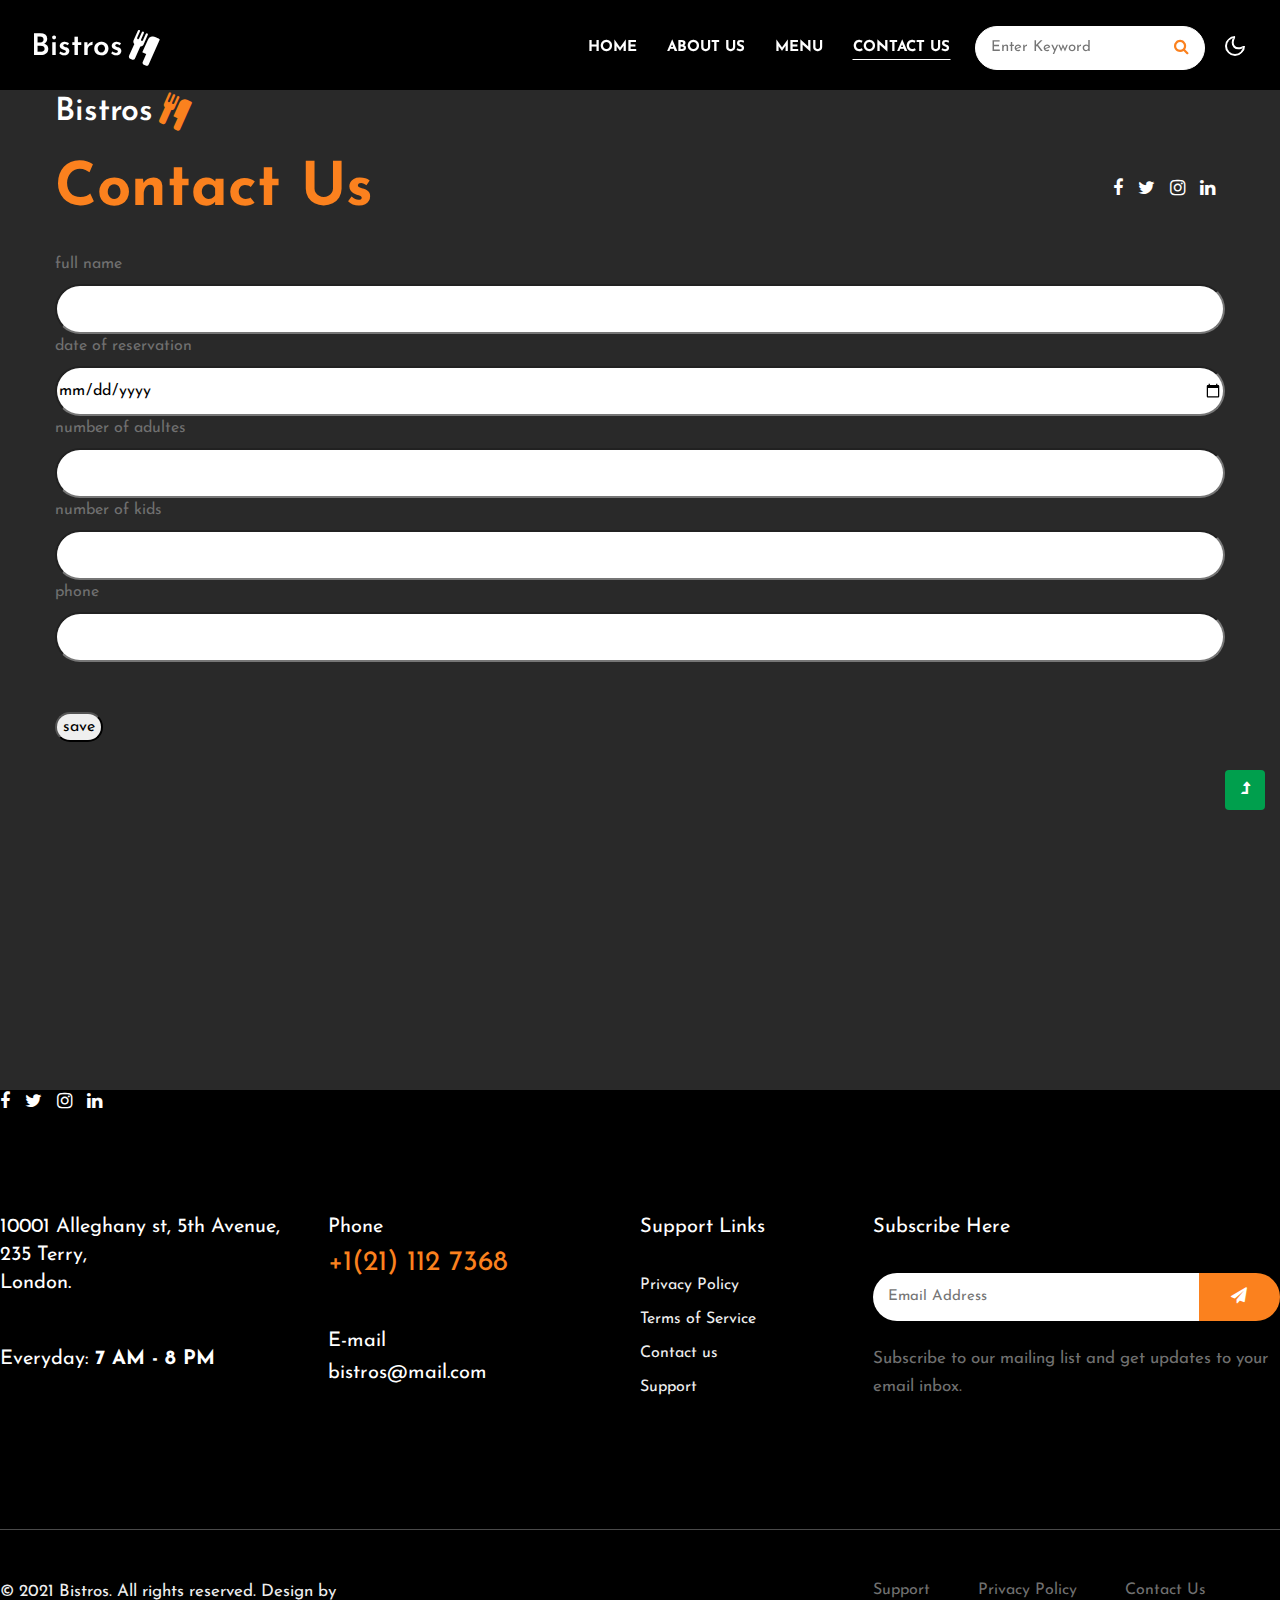
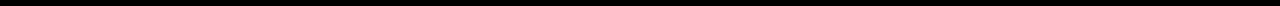
<file: contact.html>
<!DOCTYPE html>
<html lang="en">
<head>
    <meta charset="UTF-8">
    <meta name="viewport" content="width=device-width, initial-scale=1.0">
    <title>CONTACT US</title>
    <link href="//fonts.googleapis.com/css2?family=Josefin+Sans:wght@100;200;300;400;500;600;700&display=swap"
    rel="stylesheet">
<!-- //google-fonts -->
<!-- Template CSS Style link -->
<link rel="stylesheet" href="assets/css/style-starter.css">
</head>
<body >
     <!--header-->
     <header id="site-header" class="fixed-top"  style="background-color: black;">
        <div class="container-fluid">
            <nav class="navbar navbar-expand-lg stroke">
                <h1>
                    <a class="navbar-brand d-flex align-items-center" href="index.html">
                        Bistros <i class="fa fa-cutlery ml-2" aria-hidden="true"></i></a>
                </h1>
                <!-- if logo is image enable this   
    <a class="navbar-brand" href="#index.html">
        <img src="image-path" alt="Your logo" title="Your logo" style="height:35px;" />
    </a> -->
                <button class="navbar-toggler  collapsed bg-gradient" type="button" data-toggle="collapse"
                    data-target="#navbarTogglerDemo02" aria-controls="navbarTogglerDemo02" aria-expanded="false"
                    aria-label="Toggle navigation">
                    <span class="navbar-toggler-icon fa icon-expand fa-bars"></span>
                    <span class="navbar-toggler-icon fa icon-close fa-times"></span>
                </button>

                <div class="collapse navbar-collapse" id="navbarTogglerDemo02">
                    <ul class="navbar-nav ml-lg-auto">
                        <li class="nav-item ">
                            <a class="nav-link" href="index.html">Home <span class="sr-only">(current)</span></a>
                        </li>
                        <li class="nav-item">
                            <a class="nav-link" href="ABOUT.html">About Us</a>
                        </li>
                        <li class="nav-item">
                            <a class="nav-link" href="MENU.html">Menu</a>
                        </li>
                        <li class="nav-item active">
                            <a class="nav-link" href="contact.html">Contact Us</a>
                        </li>
                        <!-- search button -->
                        <div class="search-right">
                            <form action="#search" method="GET" class="search-box position-relative">
                                <div class="input-search">
                                    <input type="search" placeholder="Enter Keyword" name="search" required="required"
                                        autofocus="" class="search-popup">
                                </div>
                                <button type="submit" class="btn search-btn"><i class="fa fa-search"
                                        aria-hidden="true"></i></button>
                            </form>
                        </div>
                        <!-- //search button -->
                    </ul>
                </div>
                <!-- toggle switch for light and dark theme -->
                <div class="cont-ser-position">
                    <nav class="navigation">
                        <div class="theme-switch-wrapper">
                            <label class="theme-switch" for="checkbox">
                                <input type="checkbox" id="checkbox">
                                <div class="mode-container">
                                    <i class="gg-sun"></i>
                                    <i class="gg-moon"></i>
                                </div>
                            </label>
                        </div>
                    </nav>
                </div>
                <!-- //toggle switch for light and dark theme -->
            </nav>
        </div>
    </header>
    <!--//header-->
    <footer class="w3l-footer-29-main"  id="contct">
        <div class="footer-29-w3l py-5">
            <div class="container pt-md-5 pt-4">
                <div class="w3l-footer-texthny-inf">
                    <h2>
                        <a class="d-flex align-items-center logo-2" href="contact.html">
                            Bistros <i class="fa fa-cutlery ml-2" aria-hidden="true"></i></a>
                    </h2>
                    <div class="footer-list-cont d-flex align-items-center justify-content-between mt-md-5 mt-4 mb-5">
                        <h6 class="foot-sub-title">Contact Us</h6>

                        <div class="main-social-footer-29">
                            <a href="#facebook" class="facebook"><span class="fa fa-facebook"></span></a>
                            <a href="#twitter" class="twitter"><span class="fa fa-twitter"></span></a>
                            <a href="#instagram" class="instagram"><span class="fa fa-instagram"></span></a>
                            <a href="#linkedin" class="linkedin"><span class="fa fa-linkedin"></span></a>
                        </div>
                    </div>
                </div>

                <form>
        
                        
                        <div><label for="txt">full name</label>
                        <input style="width: 100%; height: 50px ; border-radius: 35px;" id="txt" type="text"></div>
                   
                  <div> <label for="eml">date of reservation</label>
                        <input style="width: 100%; height: 50px ; border-radius: 35px;" id="eml" type="date"></div>
                   <div>
                    <label for="nm">number of adultes</label>
                    <input style="width: 100%; height: 50px ;  border-radius: 35px;" id="nm" type="number"></div>
                    <div> <label for="n">number of kids</label>
                        <input style="width: 100%; height: 50px ;  border-radius: 35px;" id="n" type="number"></div>
                        <div> <label for="nmb">phone</label>
                            <input style="width: 100%; height: 50px ;  border-radius: 35px;" id="nmb" type="number"></div>
                            <input style=" border-radius: 35px; margin-top: 50px;" type="submit" value="save">
    
                 
                </form>
                <iframe   src="https://www.google.com/maps/embed?pb=!1m18!1m12!1m3!1d13230.383281915154!2d-0.1350409448277635!3d51.511403000969665!2m3!1f0!2f0!3f0!3m2!1i1024!2i768!4f13.1!3m3!1m2!1s0x487604cbcfae5a4d%3A0x15f4effda4fbdc29!2sThe%20Savoy!5e0!3m2!1sen!2sma!4v1696496052834!5m2!1sen!2sma"                             width="60%" height="300px" style="border-radius: 10px; margin-left: 25%;"                              loading="lazy" referrerpolicy="no-referrer-when-downgrade"></iframe>    

                
            </div>
        </div>
    </footer>
    <section    style="background-color: black;">
        <div class="main-social-footer-29">
            <a href="#facebook" class="facebook"><span class="fa fa-facebook"></span></a>
            <a href="#twitter" class="twitter"><span class="fa fa-twitter"></span></a>
            <a href="#instagram" class="instagram"><span class="fa fa-instagram"></span></a>
            <a href="#linkedin" class="linkedin"><span class="fa fa-linkedin"></span></a>
        </div>
    </div>
</div>
<div class="row footer-top-29 mt-lg-5 mt-md-4 pt-md-5">
    <div class="col-lg-3 col-sm-6">
        <div class="address-grid">
            <h5>10001 Alleghany st, 5th Avenue, 235 Terry, <br> London.</h5>
            <h5 class="mt-sm-5 mt-4">Everyday: <span> 7 AM - 8 PM</span></h5>
        </div>
    </div>
    <div class="col-lg-3 col-sm-6 mt-sm-0 mt-4">
        <div class="address-grid">
            <h5>Phone</h5>
            <h5 class="phone-number-text mt-2"><a href="tel:+1(21) 234 4567">+1(21) 112 7368</a></h5>
        </div>
        <div class="address-grid mt-sm-5 mt-4">
            <h5>E-mail</h5>
            <h5 class="email-cont-text mt-1"> <a href="mailto:bistros@mail.com"
                    class="mail">bistros@mail.com</a></h5>
        </div>
    </div>
    <div class="col-lg-2 col-md-6 col-sm-5 footer-list-menu pl-lg-0 mt-lg-0 mt-sm-5 mt-4">
        <div class="address-grid">
            <h5 class="mb-4 pb-lg-2">Support Links</h5>
            <ul>
                <li><a href="#privacy">Privacy Policy</a></li>
                <li><a href="#terms"> Terms of Service</a></li>
                <li><a href="contact.html">Contact us</a></li>
                <li><a href="#support"> Support</a></li>
            </ul>
        </div>
    </div>
    <div class="address-grid col-lg-4 col-md-6 col-sm-7 mt-lg-0 mt-sm-5 mt-4 w3l-footer-16-main">
        <h5>Subscribe Here</h5>
        <form action="#" class="subscribe d-flex mt-4 pt-lg-2 mb-4" method="post">
            <input type="email" name="email" placeholder="Email Address" required="">
            <button><span class="fa fa-paper-plane" aria-hidden="true"></span></button>
        </form>
        <p>Subscribe to our mailing list and get updates to your email inbox.</p>
    </div>
</div>
<!-- copyright -->
<div class="w3l-copyright mt-lg-5 mt-sm-4 pt-md-4 pt-3">
    <div class="row bottom-copies pt-md-5 pt-4 mt-md-5 mt-4">
        <p class="col-lg-8 copy-footer-29">© 2021 Bistros. All rights reserved. Design by <a
                href="https://  .com/" target="_blank">
                  </a></p>

        <div class="col-lg-4 footer-list-29 mt-lg-0 mt-md-4 mt-2">
            <ul class="d-flex text-lg-right">
                <li><a href="#support"> Support</a></li>
                <li class="mx-lg-5 mx-md-4 mx-3"><a href="#privacy">Privacy Policy</a>
                </li>
                <li><a href="contact.html">Contact Us</a></li>
            </ul>
        </div>
    </div>
</div>
</div>
</div>
</footer>
<!-- //footer -->

<!-- Js scripts -->
<!-- move top -->
<button onclick="topFunction()" id="movetop" title="Go to top">
<span class="fa fa-level-up" aria-hidden="true"></span>
</button>
<script>
// When the user scrolls down 20px from the top of the document, show the button
window.onscroll = function () {
scrollFunction()
};

function scrollFunction() {
if (document.body.scrollTop > 20 || document.documentElement.scrollTop > 20) {
document.getElementById("movetop").style.display = "block";
} else {
document.getElementById("movetop").style.display = "none";
}
}

// When the user clicks on the button, scroll to the top of the document
function topFunction() {
document.body.scrollTop = 0;
document.documentElement.scrollTop = 0;
}
</script>
<!-- //move top -->

<!-- common jquery plugin -->
<script src="assets/js/jquery-3.3.1.min.js"></script>
<!-- //common jquery plugin -->

<!-- counter for stats -->
<script src="assets/js/counter.js"></script>
<!-- //counter for stats -->

<!-- theme switch js (light and dark)-->
<script src="assets/js/theme-change.js"></script>
<script>
function autoType(elementClass, typingSpeed) {
var thhis = $(elementClass);
thhis.css({
"position": "relative",
"display": "inline-block"
});
thhis.prepend('<div class="cursor" style="right: initial; left:0;"></div>');
thhis = thhis.find(".text-js");
var text = thhis.text().trim().split('');
var amntOfChars = text.length;
var newString = "";
thhis.text("|");
setTimeout(function () {
thhis.css("opacity", 1);
thhis.prev().removeAttr("style");
thhis.text("");
for (var i = 0; i < amntOfChars; i++) {
    (function (i, char) {
        setTimeout(function () {
            newString += char;
            thhis.text(newString);
        }, i * typingSpeed);
    })(i + 1, text[i]);
}
}, 1500);
}

$(document).ready(function () {
// Now to start autoTyping just call the autoType function with the 
// class of outer div
// The second paramter is the speed between each letter is typed.   
autoType(".type-js", 200);
});
</script>
<!-- //theme switch js (light and dark)-->

<!-- MENU-JS -->
<script>
$(window).on("scroll", function () {
var scroll = $(window).scrollTop();

if (scroll >= 80) {
$("#site-header").addClass("nav-fixed");
} else {
$("#site-header").removeClass("nav-fixed");
}
});

//Main navigation Active Class Add Remove
$(".navbar-toggler").on("click", function () {
$("header").toggleClass("active");
});
$(document).on("ready", function () {
if ($(window).width() > 991) {
$("header").removeClass("active");
}
$(window).on("resize", function () {
if ($(window).width() > 991) {
    $("header").removeClass("active");
}
});
});
</script>
<!-- //MENU-JS -->

<!-- disable body scroll which navbar is in active -->
<script>
$(function () {
$('.navbar-toggler').click(function () {
$('body').toggleClass('noscroll');
})
});
</script>
<!-- //disable body scroll which navbar is in active -->

<!--bootstrap-->
<script src="assets/js/bootstrap.min.js"></script>
    </section>
       
    
</body>
</html>
</file>
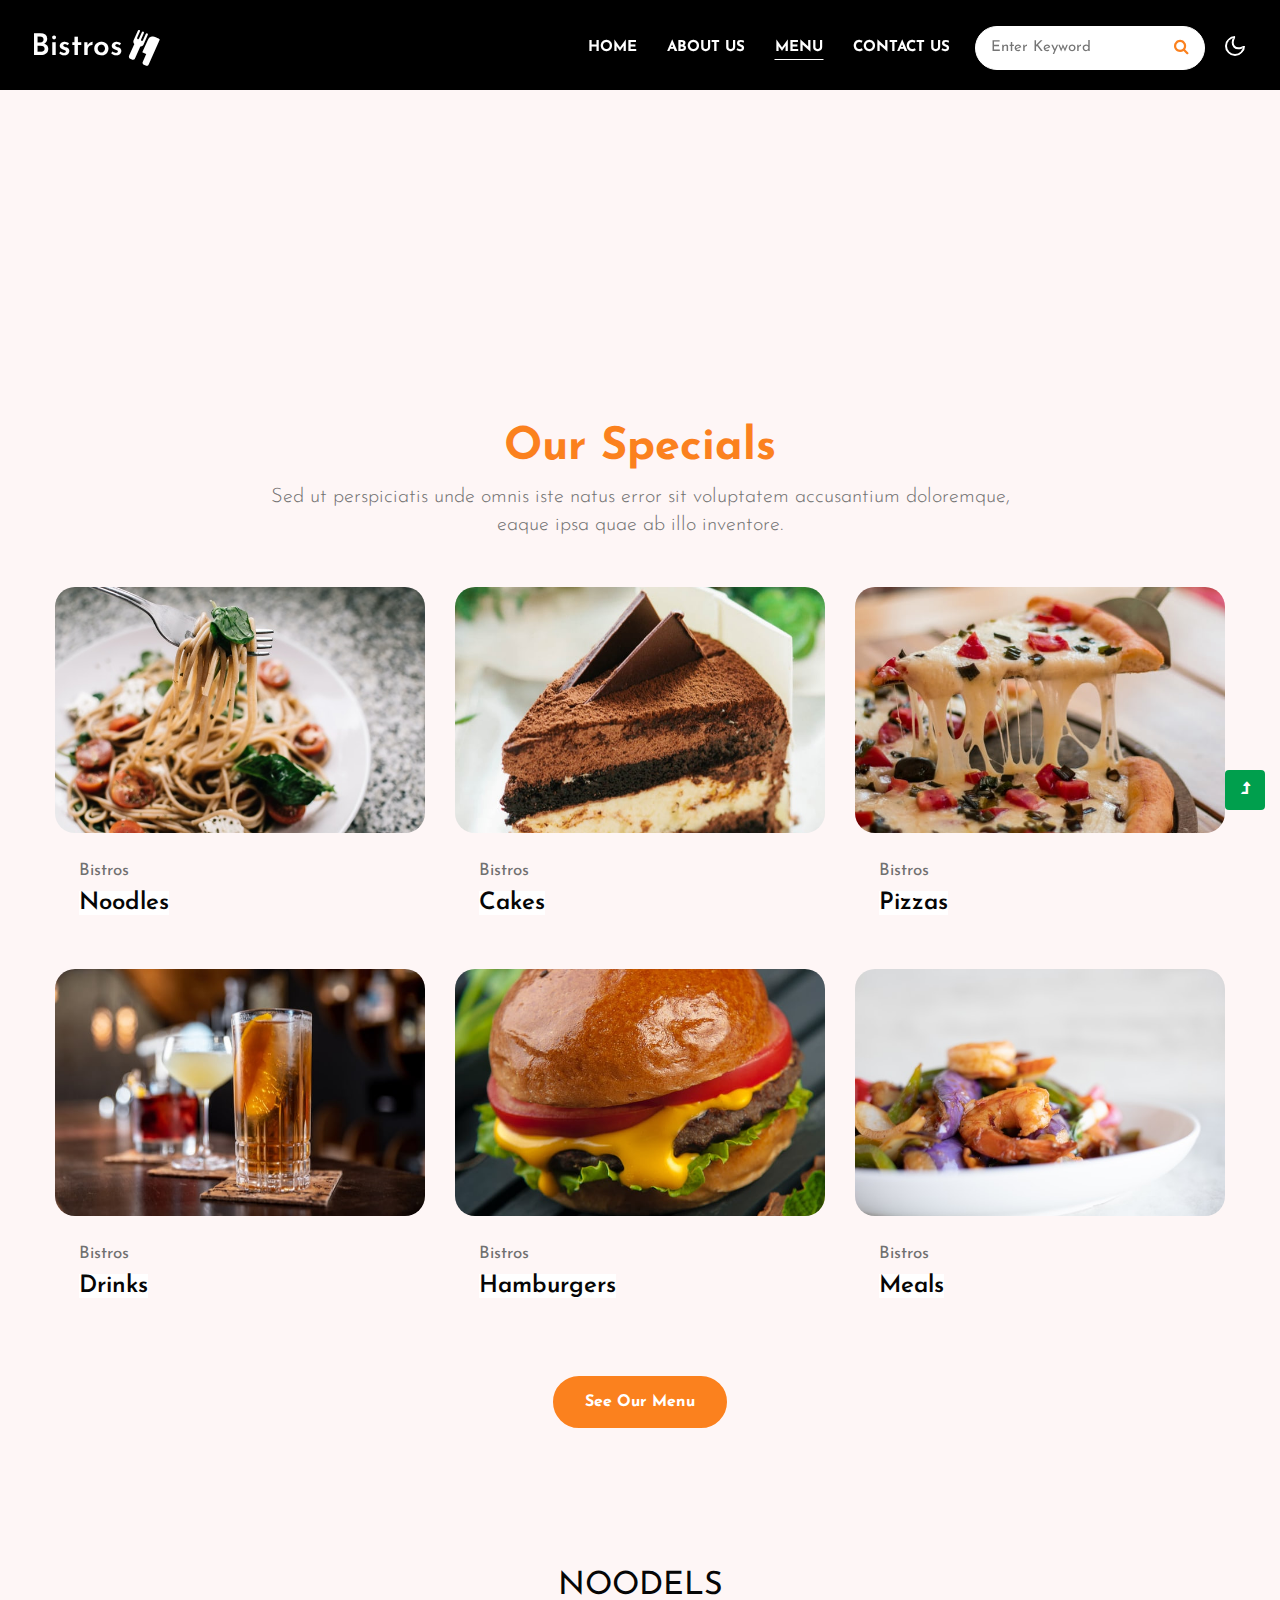
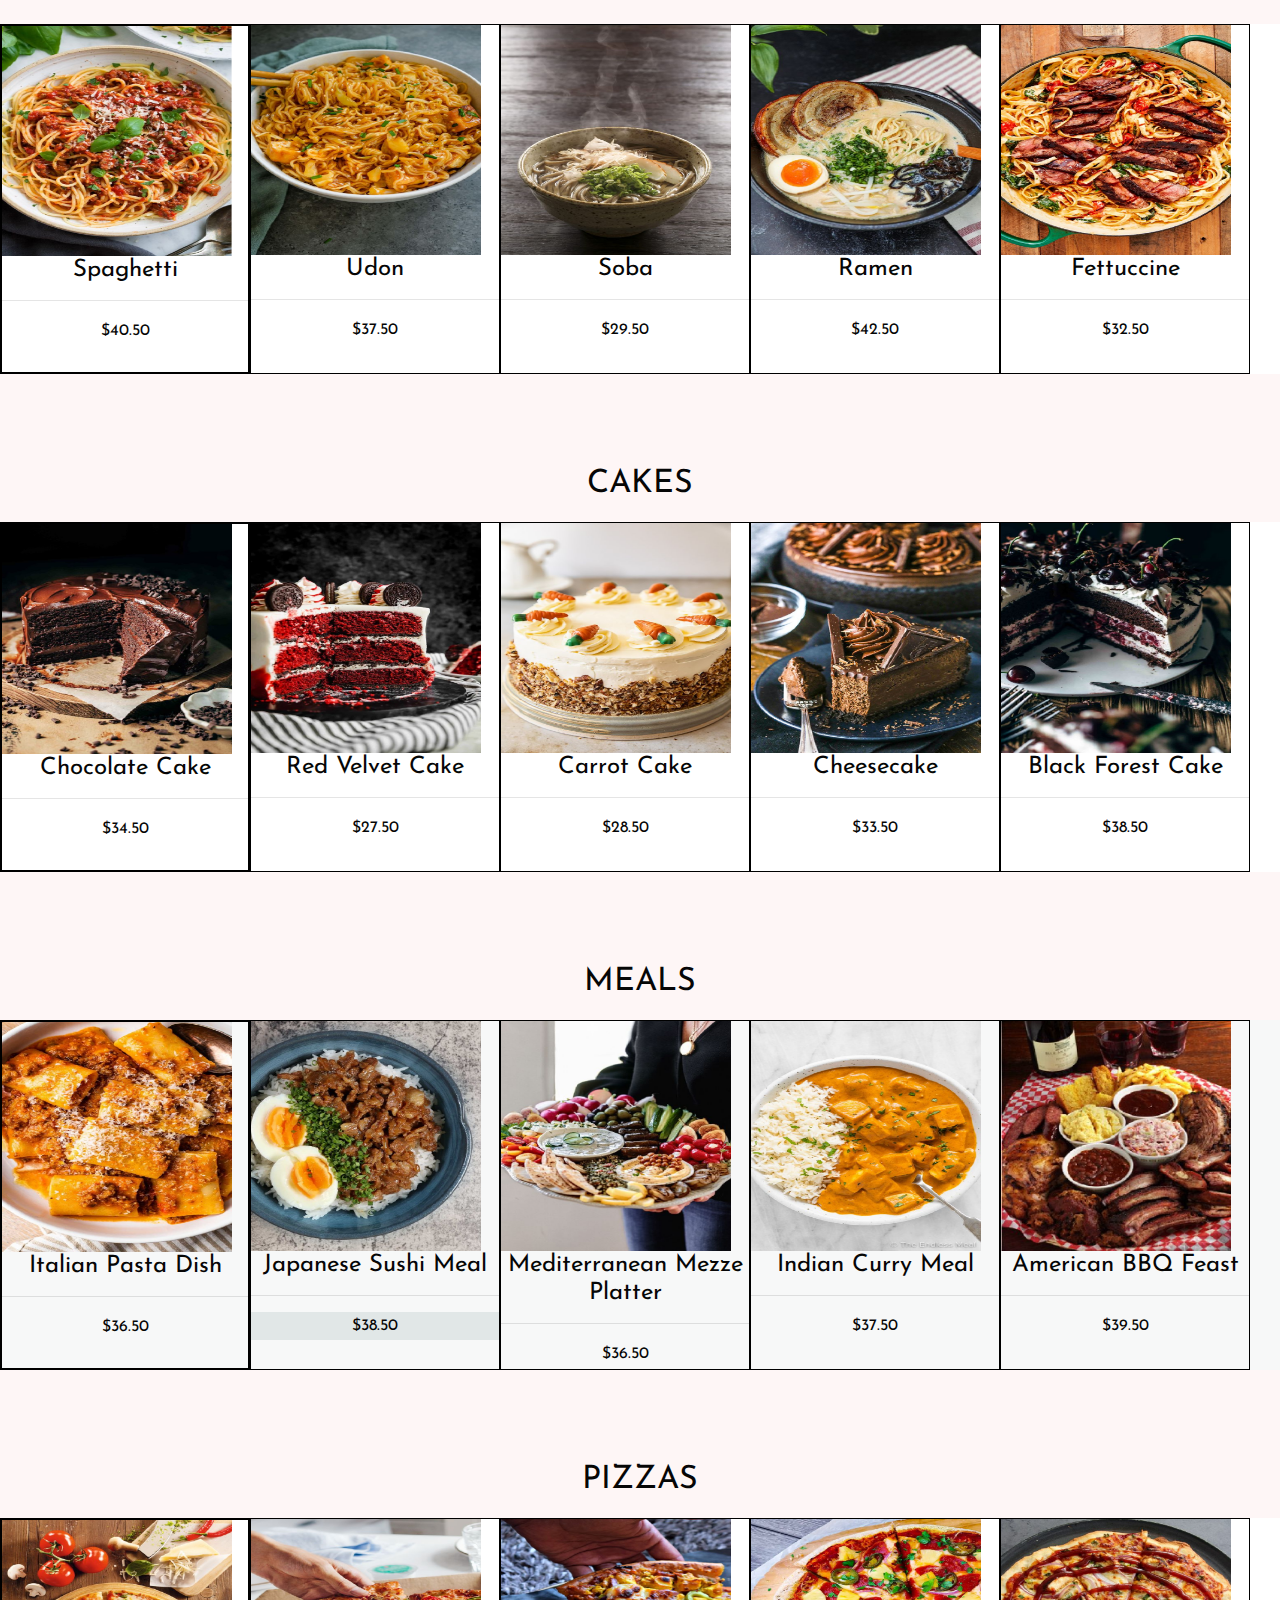
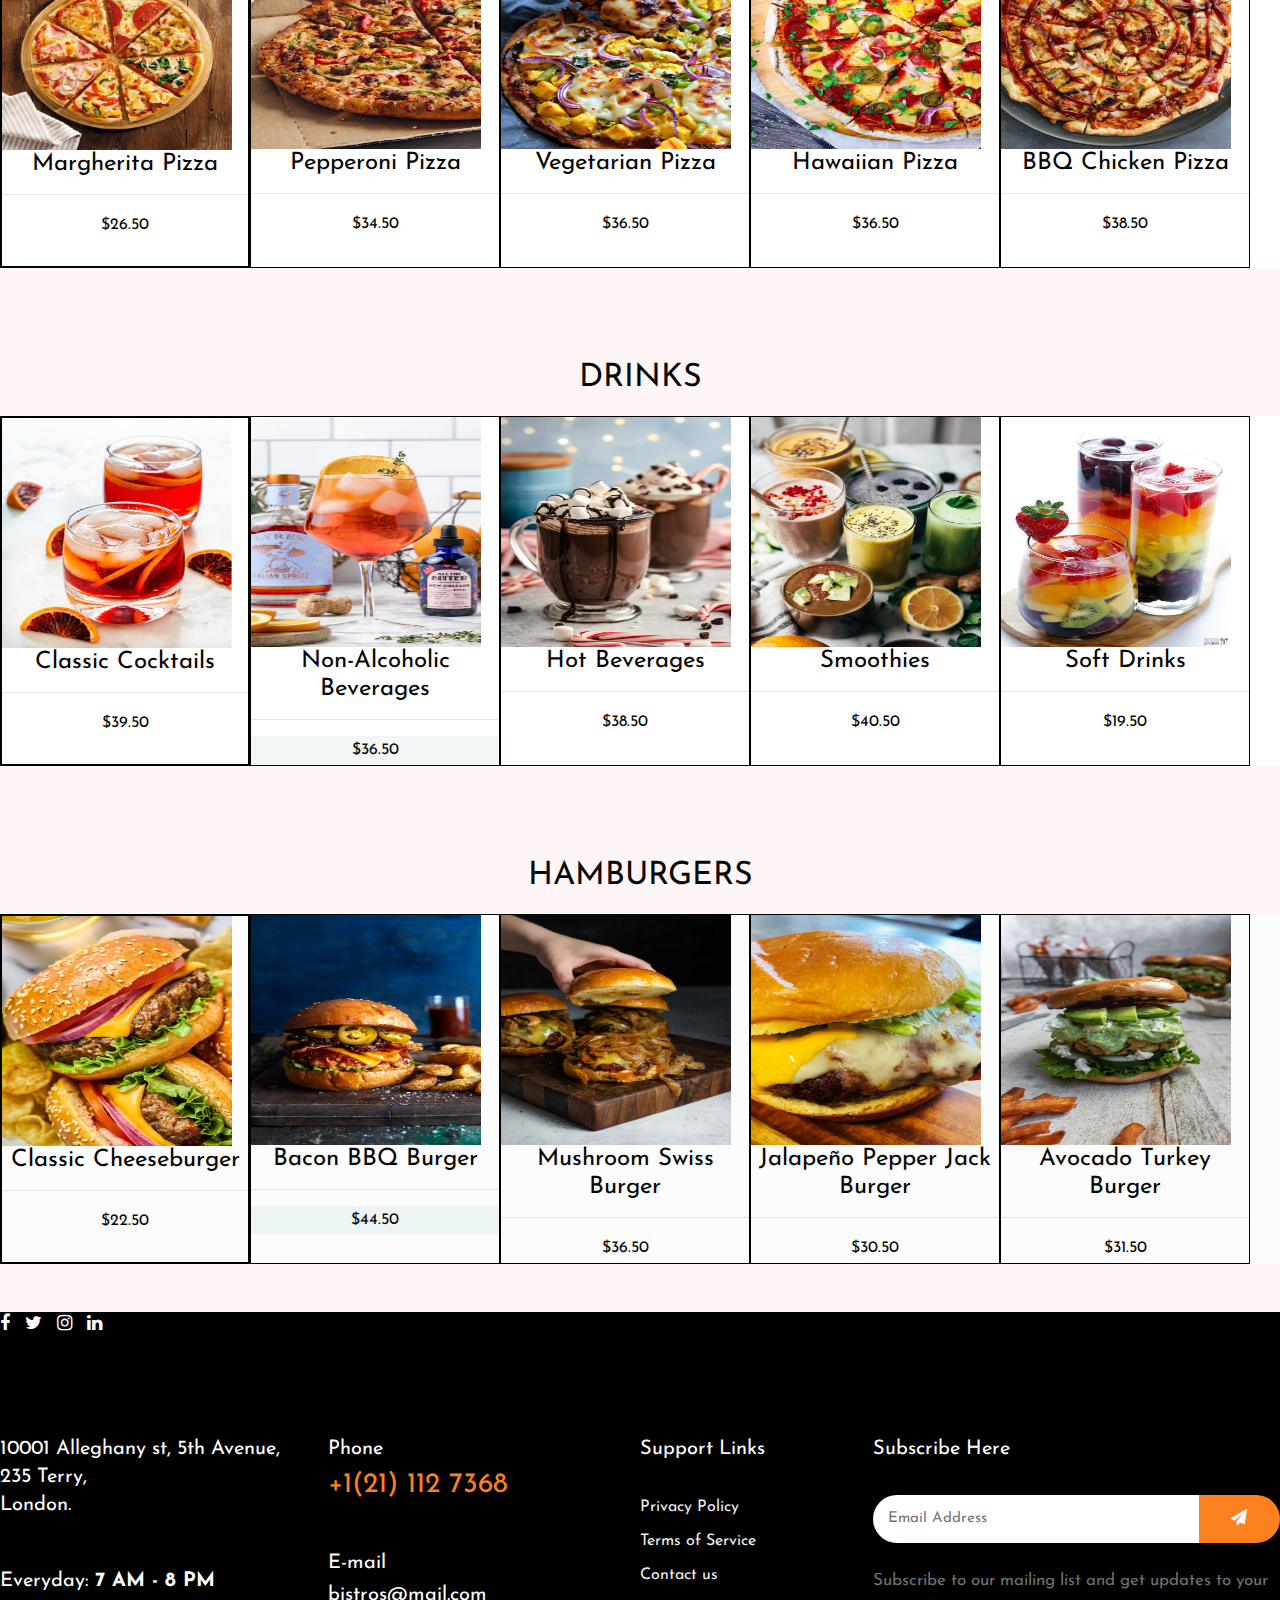
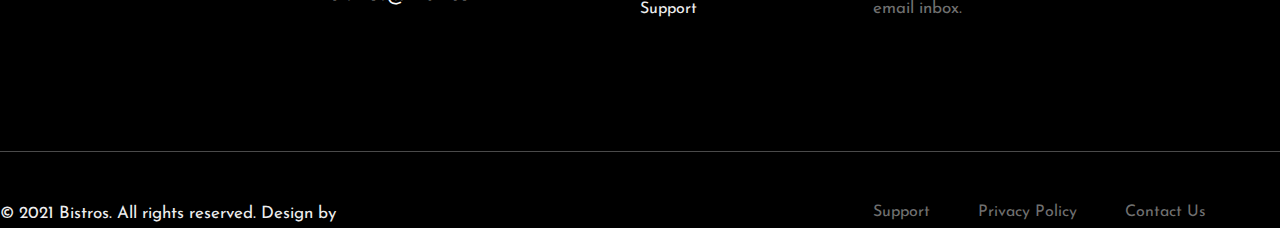
<file: menu.html>
<!DOCTYPE html>
<html lang="en">
<head>
    <meta charset="UTF-8">
    <meta name="viewport" content="width=device-width, initial-scale=1.0">
    <title>MENU</title>
     <link href="//fonts.googleapis.com/css2?family=Josefin+Sans:wght@100;200;300;400;500;600;700&display=swap"
    rel="stylesheet">
<!-- //google-fonts -->
<!-- Template CSS Style link -->
<link rel="stylesheet" href="assets/css/style-starter.css">

</head>
<body style="background-color: rgb(254, 246, 246);">
     <!--header-->
     <header id="site-header" class="fixed-top " style="background-color: black;">
        <div class="container-fluid">
            <nav class="navbar navbar-expand-lg stroke">
                <h1>
                    <a class="navbar-brand d-flex align-items-center" href="index.html">
                        Bistros <i class="fa fa-cutlery ml-2" aria-hidden="true"></i></a>
                </h1>
                <!-- if logo is image enable this   
    <a class="navbar-brand" href="#index.html">
        <img src="image-path" alt="Your logo" title="Your logo" style="height:35px;" />
    </a> -->
                <button class="navbar-toggler  collapsed bg-gradient" type="button" data-toggle="collapse"
                    data-target="#navbarTogglerDemo02" aria-controls="navbarTogglerDemo02" aria-expanded="false"
                    aria-label="Toggle navigation">
                    <span class="navbar-toggler-icon fa icon-expand fa-bars"></span>
                    <span class="navbar-toggler-icon fa icon-close fa-times"></span>
                </button>

                <div class="collapse navbar-collapse" id="navbarTogglerDemo02">
                    <ul class="navbar-nav ml-lg-auto">
                        <li class="nav-item ">
                            <a class="nav-link" href="index.html">Home <span class="sr-only">(current)</span></a>
                        </li>
                        <li class="nav-item">
                            <a class="nav-link" href="ABOUT.html">About Us</a>
                        </li>
                        <li class="nav-item active">
                            <a class="nav-link" href="MENU.html">Menu</a>
                        </li>
                        <li class="nav-item">
                            <a class="nav-link" href="contact.html">Contact Us</a>
                        </li>
                        <!-- search button -->
                        <div class="search-right">
                            <form action="#search" method="GET" class="search-box position-relative">
                                <div class="input-search">
                                    <input type="search" placeholder="Enter Keyword" name="search" required="required"
                                        autofocus="" class="search-popup">
                                </div>
                                <button type="submit" class="btn search-btn"><i class="fa fa-search"
                                        aria-hidden="true"></i></button>
                            </form>
                        </div>
                        <!-- //search button -->
                    </ul>
                </div>
                <!-- toggle switch for light and dark theme -->
                <div class="cont-ser-position">
                    <nav class="navigation">
                        <div class="theme-switch-wrapper">
                            <label class="theme-switch" for="checkbox">
                                <input type="checkbox" id="checkbox">
                                <div class="mode-container">
                                    <i class="gg-sun"></i>
                                    <i class="gg-moon"></i>
                                </div>
                            </label>
                        </div>
                    </nav>
                </div>
                <!-- //toggle switch for light and dark theme -->
            </nav>
        </div>
    </header>
    <!--//header-->

      <!-- specials section -->
      <br>
      <section style="margin-top: 300px;" class="w3l-portfolio-8 py-5">
        <div class="portfolio-main py-md-5 py-4">
            <div class="container">
                <div class="row justify-content-center text-center">
                    <div class="col-md-8">
                        <div class="section-heading mb-sm-5 mb-4">
                            <h3 class="title-style mb-2">Our Specials</h3>
                            <p class="lead">
                                Sed ut perspiciatis unde omnis iste natus error sit voluptatem accusantium doloremque,
                                eaque ipsa quae ab illo inventore.
                            </p>
                        </div>
                    </div>
                </div>
                <div class="row galler-top">
                    <div class="col-md-4 col-sm-6 protfolio-item hover14">
                        <a href="menu.html" data-lightbox="example-set" data-title="Branding Design">
                            <figure>
                                <img src="assets/images/g1.jpg" alt="product" class="img-fluid">
                                <div class="p-4">
                                    <p>Bistros</p>
                                    <a href="menu.html#noodles" class="mb-5 img-title">Noodles</a>
                                </div>
                            </figure>
                        </a>
                    </div>
                    <div class="col-md-4 col-sm-6 protfolio-item hover14 mt-sm-0 mt-4">
                        <a href="menu.html" data-lightbox="example-set" data-title="Gradient Website Development">
                            <figure>
                                <img src="assets/images/g2.jpg" alt="product" class="img-fluid">
                                <div class="p-4">
                                    <p>Bistros</p>
                                    <a href="menu.html#CAKES" class="mb-5 img-title">Cakes</a>
                                </div>
                            </figure>
                        </a>
                    </div>
                    <div class="col-md-4 col-sm-6 protfolio-item hover14 mt-md-0 mt-4">
                        <a href="menu.html" data-lightbox="example-set" data-title="Design and Development">
                            <figure>
                                <img src="assets/images/g3.jpg" alt="product" class="img-fluid">
                                <div class="p-4">
                                    <p>Bistros</p>
                                    <a href="menu.html#PIZZA" class="mb-5 img-title">Pizzas</a>
                                </div>
                            </figure>
                        </a>
                    </div>
                    <div class="col-md-4 col-sm-6 protfolio-item hover14 mt-4">
                        <a href="menu.html" data-lightbox="example-set" data-title="Magazine Content Writing">
                            <figure>
                                <img src="assets/images/g4.jpg" alt="product" class="img-fluid">
                                <div class="p-4">
                                    <p>Bistros</p>
                                    <a href="menu.html#DRINKS" class="mb-5 img-title">Drinks</a>
                                </div>
                            </figure>
                        </a>
                    </div>
                    <div class="col-md-4 col-sm-6 protfolio-item hover14 mt-4">
                        <a href="menu.html" data-lightbox="example-set" data-title="Magazine Content Writing">
                            <figure>
                                <img src="assets/images/g5.jpg" alt="product" class="img-fluid">
                                <div class="p-4">
                                    <p>Bistros</p>
                                    <a href="menu.html#HAMBURGERS" class="mb-5 img-title">Hamburgers</a>
                                </div>
                            </figure>
                        </a>
                    </div>
                    <div class="col-md-4 col-sm-6 protfolio-item hover14 mt-4">
                        <a href="menu.html" data-lightbox="example-set" data-title="Magazine Content Writing">
                            <figure>
                                <img src="assets/images/g6.jpg" alt="product" class="img-fluid">
                                <div class="p-4">
                                    <p>Bistros</p>
                                    <a href="menu.html#MEALS" class="mb-5 img-title">Meals</a>
                                </div>
                            </figure>
                        </a>
                    </div>
                </div>
                <div class="text-center">
                    <a href="menu.html" class="btn btn-style-white btn-style-primary mt-lg-5 mt-2">See Our Menu</a>
                </div>
            </div>
        </div>
    </section>
    <!-- //specials section -->
      <section style="px;">
    <section id="noodles" class="w3l-portfolio-8 py-5">
       <div style="text-align: center; " > <h2 >NOODELS</h2></div>
       <br>
          <div style="border: 12px; background-color: rgb(255, 255, 255); display: flex;  height: 350px; padding-right: 5px;">
            
           <div style=" width: 250px; border: 2px solid #000;">
            <img src="assets/images/noodles1.png" alt="#" width="230px" height="230px">
           <div style="text-align: center;"> <h4>Spaghetti</h4></div>
            <hr>
           <div style="text-align: center;"> <h6>$40.50</h6></div>
            
            </div>
            <div style=" width: 250px;border: 1px solid #000;">
                <img src="assets/images/NOODLES2.png" alt="#" width="230px" height="230px">
            <div style="text-align: center;"><h4>Udon </h4></div>
            <hr>
            <div style="text-align: center; background-color: rgb(255, 255, 255);"><h6>$37.50</h6></div>

           
        </div>
        <div style=" width: 250px;border: 1px solid #000;">
            <img src="assets/images/NOODLES3.png" alt="#" width="230px" height="230px">
           <div style="text-align: center;"><h4>Soba</h4></div> 
            <hr>
           <div style="text-align: center;"> <h6>$29.50</h6></div>
            
        </div>
        <div style="width: 250px;border: 1px solid #000;">
            <img src="assets/images/NOODLES4.png" alt="#" width="230px" height="230px">
           <div style="text-align: center;"><h4>Ramen </h4></div> 
            <hr>
            <div style="text-align: center;"> <h6>$42.50</h6></div>
        </div >
        <div style=" width: 250px;border: 1px solid #000;">
            <img src="assets/images/NOODLES5.png" alt="#" width="230px" height="230px">
           <div style="text-align: center;"><h4>Fettuccine</h4></div> 
            <hr>
            <div style="text-align: center;"> <h6>$32.50</h6></div>        </div>

        </div>

    </section>
    <section id="CAKES" class="w3l-portfolio-8 py-5">
        <div style="text-align: center; " > <h2 >CAKES</h2></div>
        <br>
           <div style="border: 12px; background-color: rgb(255, 255, 255); display: flex;  height: 350px; padding-right: 5px;">
             
            <div style=" width: 250px; border: 2px solid #000;">
             <img src="assets/images/cackes1.png" alt="#" width="230px" height="230px">
            <div style="text-align: center;"> <h4>Chocolate Cake</h4></div>
             <hr>
            <div style="text-align: center;"> <h6>$34.50</h6></div>
             
             </div>
             <div style=" width: 250px;border: 1px solid #000;">
                 <img src="assets/images/cakes2.png" alt="#" width="230px" height="230px">
             <div style="text-align: center;"><h4>Red Velvet Cake</h4></div>
             <hr>
             <div style="text-align: center; background-color: rgb(255, 255, 255);"><h6>$27.50</h6></div>
 
            
         </div>
         <div style=" width: 250px;border: 1px solid #000;">
             <img src="assets/images/cakes3.png" alt="#" width="230px" height="230px">
            <div style="text-align: center;"><h4>Carrot Cake</h4></div> 
             <hr>
            <div style="text-align: center;"> <h6>$28.50</h6></div>
             
         </div>
         <div style="width: 250px;border: 1px solid #000;">
             <img src="assets/images/CACKES4.png" alt="#" width="230px" height="230px">
            <div style="text-align: center;"><h4>Cheesecake </h4></div> 
             <hr>
             <div style="text-align: center;"> <h6>$33.50</h6></div>
         </div >
         <div style=" width: 250px;border: 1px solid #000;">
             <img src="assets/images/CAKES5.png" alt="#" width="230px" height="230px">
            <div style="text-align: center;"><h4>Black Forest Cake</h4></div> 
             <hr>
             <div style="text-align: center;"> <h6>$38.50</h6></div>        </div>
 
         </div>
 
     </section>
     <section id="MEALS" class="w3l-portfolio-8 py-5">
        <div style="text-align: center; " > <h2 >MEALS</h2></div>
        <br>
           <div style="border: 12px; background-color: rgb(247, 248, 248); display: flex;  height: 350px; padding-right: 5px;">
             
            <div style=" width: 250px; border: 2px solid #000;">
             <img src="assets/images/meals1.png" alt="#" width="230px" height="230px">
            <div style="text-align: center;"> <h4>Italian Pasta Dish</h4></div>
             <hr>
            <div style="text-align: center;"> <h6>$36.50</h6></div>
             
             </div>
             <div style=" width: 250px;border: 1px solid #000;">
                 <img src="assets/images/meals2.png" alt="#" width="230px" height="230px">
             <div style="text-align: center;"><h4>Japanese Sushi Meal</h4></div>
             <hr>
             <div style="text-align: center; background-color: rgb(225, 231, 231);"><h6>$38.50</h6></div>
 
            
         </div>
         <div style=" width: 250px;border: 1px solid #000;">
             <img src="assets/images/MEALS3.png" alt="#" width="230px" height="230px">
            <div style="text-align: center;"><h4>Mediterranean Mezze Platter</h4></div> 
             <hr>
            <div style="text-align: center;"> <h6>$36.50</h6></div>
             
         </div>
         <div style="width: 250px;border: 1px solid #000;">
             <img src="assets/images/MEALS4.png" alt="#" width="230px" height="230px">
            <div style="text-align: center;"><h4>Indian Curry Meal </h4></div> 
             <hr>
             <div style="text-align: center;"> <h6>$37.50</h6></div>
         </div >
         <div style=" width: 250px;border: 1px solid #000;">
             <img src="assets/images/MEALS5.png" alt="#" width="230px" height="230px">
            <div style="text-align: center;"><h4>American BBQ Feast</h4></div> 
             <hr>
             <div style="text-align: center;"> <h6>$39.50</h6></div>        </div>
 
         </div>
 
     </section>
     <section id="PIZZA" class="w3l-portfolio-8 py-5">
        <div style="text-align: center; " > <h2 >PIZZAS</h2></div>
        <br>
           <div style="border: 12px; background-color: rgb(255, 255, 255); display: flex;  height: 350px; padding-right: 5px;">
             
            <div style=" width: 250px; border: 2px solid #000;">
             <img src="assets/images/pizza1.png" alt="#"width="230px" height="230px">
            <div style="text-align: center;"> <h4>Margherita Pizza</h4></div>
             <hr>
            <div style="text-align: center;"> <h6>$26.50</h6></div>
             
             </div>
             <div style=" width: 250px;border: 1px solid #000;">
                 <img src="assets/images/pizza2.png" alt="#"width="230px" height="230px">
             <div style="text-align: center;"><h4>Pepperoni Pizza </h4></div>
             <hr>
             <div style="text-align: center; background-color: rgb(255, 255, 255);"><h6>$34.50</h6></div>
 
            
         </div>
         <div style=" width: 250px;border: 1px solid #000;">
             <img src="assets/images/pizza3.png" alt="#" width="230px" height="230px">
            <div style="text-align: center;"><h4>Vegetarian Pizza</h4></div> 
             <hr>
            <div style="text-align: center;"> <h6>$36.50</h6></div>
             
         </div>
         <div style="width: 250px;border: 1px solid #000;">
             <img src="assets/images/pizza4.png" alt="#" width="230px" height="230px">
            <div style="text-align: center;"><h4>Hawaiian Pizza </h4></div> 
             <hr>
             <div style="text-align: center;"> <h6>$36.50</h6></div>
         </div >
         <div style=" width: 250px;border: 1px solid #000;">
             <img src="assets/images/pizza5.png" alt="#" width="230px" height="230px">
            <div style="text-align: center;"><h4>BBQ Chicken Pizza</h4></div> 
             <hr>
             <div style="text-align: center;"> <h6>$38.50</h6></div>        </div>
 
         </div>
 
     </section>
     <section id="DRINKS" class="w3l-portfolio-8 py-5">
        <div style="text-align: center; " > <h2 >DRINKS</h2></div>
        <br>
           <div style="border: 12px; background-color: rgb(255, 255, 255); display: flex;  height: 350px; padding-right: 5px;">
             
            <div style=" width: 250px; border: 2px solid #000;">
             <img src="assets/images/drink1.png" alt="#" width="230px" height="230px">
            <div style="text-align: center;"> <h4>Classic Cocktails</h4></div>
             <hr>
            <div style="text-align: center;"> <h6>$39.50</h6></div>
             
             </div>
             <div style=" width: 250px;border: 1px solid #000;">
                 <img src="assets/images/drink2.png" alt="#" width="230px" height="230px">
             <div style="text-align: center;"><h4>Non-Alcoholic Beverages </h4></div>
             <hr>
             <div style="text-align: center; background-color: rgb(243, 246, 246);"><h6>$36.50</h6></div>
 
            
         </div>
         <div style=" width: 250px;border: 1px solid #000;">
             <img src="assets/images/drink3.png" alt="#" width="230px" height="230px">
            <div style="text-align: center;"><h4>Hot Beverages</h4></div> 
             <hr>
            <div style="text-align: center;"> <h6>$38.50</h6></div>
             
         </div>
         <div style="width: 250px;border: 1px solid #000;">
             <img src="assets/images/DRINK4e.png" alt="#" width="230px" height="230px">
            <div style="text-align: center;"><h4>Smoothies</h4></div> 
             <hr>
             <div style="text-align: center;"> <h6>$40.50</h6></div>
         </div >
         <div style=" width: 250px;border: 1px solid #000;">
             <img src="assets/images/DRINK5.png" alt="#" width="230px" height="230px">
            <div style="text-align: center;"><h4>Soft Drinks</h4></div> 
             <hr>
             <div style="text-align: center;"> <h6>$19.50</h6></div>        </div>
 
         </div>
 
     </section>
     <section id="HAMBURGERS" class="w3l-portfolio-8 py-5">
        <div style="text-align: center; " > <h2 >HAMBURGERS</h2></div>
        <br>
           <div style="border: 12px; background-color: rgb(252, 252, 252); display: flex;  height: 350px; padding-right: 5px;">
             
            <div style=" width: 250px; border: 2px solid #000;">
             <img src="assets/images/humbrgre1.png" alt="#" width="230px" height="230px">
            <div style="text-align: center;"> <h4>Classic Cheeseburger</h4></div>
             <hr>
            <div style="text-align: center;"> <h6>$22.50</h6></div>
             
             </div>
             <div style=" width: 250px;border: 1px solid #000;">
                 <img src="assets/images/humberger2.png" alt="#" width="230px" height="230px">
             <div style="text-align: center;"><h4>Bacon BBQ Burger </h4></div>
             <hr>
             <div style="text-align: center; background-color: rgb(237, 244, 244);"><h6>$44.50</h6></div>
 
            
         </div>
         <div style=" width: 250px;border: 1px solid #000;">
             <img src="assets/images/humberger3.png" alt="#" width="230px" height="230px">
            <div style="text-align: center;"><h4>Mushroom Swiss Burger</h4></div> 
             <hr>
            <div style="text-align: center;"> <h6>$36.50</h6></div>
             
         </div>
         <div style="width: 250px;border: 1px solid #000;">
             <img src="assets/images/humberger4.png" alt="#" width="230px" height="230px">
            <div style="text-align: center;"><h4>Jalapeño Pepper Jack Burger </h4></div> 
             <hr>
             <div style="text-align: center;"> <h6>$30.50</h6></div>
         </div >
         <div style=" width: 250px;border: 1px solid #000;">
             <img src="assets/images/humberger5.png" alt="#" width="230px" height="230px">
            <div style="text-align: center;"><h4>Avocado Turkey Burger</h4></div> 
             <hr>
             <div style="text-align: center;"> <h6>$31.50</h6></div>        </div>
 
         </div>
 
     </section>
    </section>
     <section    style="background-color: black;">
        <div class="main-social-footer-29">
            <a href="#facebook" class="facebook"><span class="fa fa-facebook"></span></a>
            <a href="#twitter" class="twitter"><span class="fa fa-twitter"></span></a>
            <a href="#instagram" class="instagram"><span class="fa fa-instagram"></span></a>
            <a href="#linkedin" class="linkedin"><span class="fa fa-linkedin"></span></a>
        </div>
    </div>
</div>
<div class="row footer-top-29 mt-lg-5 mt-md-4 pt-md-5">
    <div class="col-lg-3 col-sm-6">
        <div class="address-grid">
            <h5>10001 Alleghany st, 5th Avenue, 235 Terry, <br> London.</h5>
            <h5 class="mt-sm-5 mt-4">Everyday: <span> 7 AM - 8 PM</span></h5>
        </div>
    </div>
    <div class="col-lg-3 col-sm-6 mt-sm-0 mt-4">
        <div class="address-grid">
            <h5>Phone</h5>
            <h5 class="phone-number-text mt-2"><a href="tel:+1(21) 234 4567">+1(21) 112 7368</a></h5>
        </div>
        <div class="address-grid mt-sm-5 mt-4">
            <h5>E-mail</h5>
            <h5 class="email-cont-text mt-1"> <a href="mailto:bistros@mail.com"
                    class="mail">bistros@mail.com</a></h5>
        </div>
    </div>
    <div class="col-lg-2 col-md-6 col-sm-5 footer-list-menu pl-lg-0 mt-lg-0 mt-sm-5 mt-4">
        <div class="address-grid">
            <h5 class="mb-4 pb-lg-2">Support Links</h5>
            <ul>
                <li><a href="#privacy">Privacy Policy</a></li>
                <li><a href="#terms"> Terms of Service</a></li>
                <li><a href="contact.html">Contact us</a></li>
                <li><a href="#support"> Support</a></li>
            </ul>
        </div>
    </div>
    <div class="address-grid col-lg-4 col-md-6 col-sm-7 mt-lg-0 mt-sm-5 mt-4 w3l-footer-16-main">
        <h5>Subscribe Here</h5>
        <form action="#" class="subscribe d-flex mt-4 pt-lg-2 mb-4" method="post">
            <input type="email" name="email" placeholder="Email Address" required="">
            <button><span class="fa fa-paper-plane" aria-hidden="true"></span></button>
        </form>
        <p>Subscribe to our mailing list and get updates to your email inbox.</p>
    </div>
</div>
<!-- copyright -->
<div class="w3l-copyright mt-lg-5 mt-sm-4 pt-md-4 pt-3">
    <div class="row bottom-copies pt-md-5 pt-4 mt-md-5 mt-4">
        <p class="col-lg-8 copy-footer-29">© 2021 Bistros. All rights reserved. Design by <a
                href="https://  .com/" target="_blank">
                  </a></p>

        <div class="col-lg-4 footer-list-29 mt-lg-0 mt-md-4 mt-2">
            <ul class="d-flex text-lg-right">
                <li><a href="#support"> Support</a></li>
                <li class="mx-lg-5 mx-md-4 mx-3"><a href="#privacy">Privacy Policy</a>
                </li>
                <li><a href="contact.html">Contact Us</a></li>
            </ul>
        </div>
    </div>
</div>
</div>
</div>
</footer>
<!-- //footer -->

<!-- Js scripts -->
<!-- move top -->
<button onclick="topFunction()" id="movetop" title="Go to top">
<span class="fa fa-level-up" aria-hidden="true"></span>
</button>
<script>
// When the user scrolls down 20px from the top of the document, show the button
window.onscroll = function () {
scrollFunction()
};

function scrollFunction() {
if (document.body.scrollTop > 20 || document.documentElement.scrollTop > 20) {
document.getElementById("movetop").style.display = "block";
} else {
document.getElementById("movetop").style.display = "none";
}
}

// When the user clicks on the button, scroll to the top of the document
function topFunction() {
document.body.scrollTop = 0;
document.documentElement.scrollTop = 0;
}
</script>
<!-- //move top -->

<!-- common jquery plugin -->
<script src="assets/js/jquery-3.3.1.min.js"></script>
<!-- //common jquery plugin -->

<!-- counter for stats -->
<script src="assets/js/counter.js"></script>
<!-- //counter for stats -->

<!-- theme switch js (light and dark)-->
<script src="assets/js/theme-change.js"></script>
<script>
function autoType(elementClass, typingSpeed) {
var thhis = $(elementClass);
thhis.css({
"position": "relative",
"display": "inline-block"
});
thhis.prepend('<div class="cursor" style="right: initial; left:0;"></div>');
thhis = thhis.find(".text-js");
var text = thhis.text().trim().split('');
var amntOfChars = text.length;
var newString = "";
thhis.text("|");
setTimeout(function () {
thhis.css("opacity", 1);
thhis.prev().removeAttr("style");
thhis.text("");
for (var i = 0; i < amntOfChars; i++) {
    (function (i, char) {
        setTimeout(function () {
            newString += char;
            thhis.text(newString);
        }, i * typingSpeed);
    })(i + 1, text[i]);
}
}, 1500);
}

$(document).ready(function () {
// Now to start autoTyping just call the autoType function with the 
// class of outer div
// The second paramter is the speed between each letter is typed.   
autoType(".type-js", 200);
});
</script>
<!-- //theme switch js (light and dark)-->

<!-- MENU-JS -->
<script>
$(window).on("scroll", function () {
var scroll = $(window).scrollTop();

if (scroll >= 80) {
$("#site-header").addClass("nav-fixed");
} else {
$("#site-header").removeClass("nav-fixed");
}
});

//Main navigation Active Class Add Remove
$(".navbar-toggler").on("click", function () {
$("header").toggleClass("active");
});
$(document).on("ready", function () {
if ($(window).width() > 991) {
$("header").removeClass("active");
}
$(window).on("resize", function () {
if ($(window).width() > 991) {
    $("header").removeClass("active");
}
});
});
</script>
<!-- //MENU-JS -->

<!-- disable body scroll which navbar is in active -->
<script>
$(function () {
$('.navbar-toggler').click(function () {
$('body').toggleClass('noscroll');
})
});
</script>
<!-- //disable body scroll which navbar is in active -->

<!--bootstrap-->
<script src="assets/js/bootstrap.min.js"></script>
    </section>
</body>
</html>
</file>
<file: assets/css/style-starter.css>
@charset "UTF-8";

/*--
Author: W3layouts
Author URL: http://w3layouts.com
--*/
/*!
 * Bootstrap v4.4.1 (https://getbootstrap.com/)
 * Copyright 2011-2019 The Bootstrap Authors
 * Copyright 2011-2019 Twitter, Inc.
 * Licensed under MIT (https://github.com/twbs/bootstrap/blob/master/LICENSE)
 */
:root {
  --blue: #007bff;
  --indigo: #6610f2;
  --purple: #6f42c1;
  --pink: #e83e8c;
  --red: #dc3545;
  --orange: #fd7e14;
  --yellow: #ffc107;
  --green: #28a745;
  --teal: #20c997;
  --cyan: #17a2b8;
  --white: #fff;
  --gray: #6c757d;
  --gray-dark: #343a40;
  --primary: #ff4c4c;
  --secondary: #e71d36;
  --success: #28a745;
  --info: #17a2b8;
  --warning: #ffc107;
  --danger: #dc3545;
  --light: #f8f9fa;
  --dark: #343a40;
  --breakpoint-xs: 0;
  --breakpoint-sm: 576px;
  --breakpoint-md: 768px;
  --breakpoint-lg: 992px;
  --breakpoint-xl: 1200px;
  --font-family-sans-serif: -apple-system, BlinkMacSystemFont, "Segoe UI", Roboto, "Helvetica Neue", Arial, "Noto Sans", sans-serif, "Apple Color Emoji", "Segoe UI Emoji", "Segoe UI Symbol", "Noto Color Emoji";
  --font-family-monospace: SFMono-Regular, Menlo, Monaco, Consolas, "Liberation Mono", "Courier New", monospace;
}

*,
*::before,
*::after {
  box-sizing: border-box;
}

html {
  font-family: sans-serif;
  line-height: 1.15;
  -webkit-text-size-adjust: 100%;
  -webkit-tap-highlight-color: rgba(0, 0, 0, 0);
}

article,
aside,
figcaption,
figure,
footer,
header,
hgroup,
main,
nav,
section {
  display: block;
}

body {
  margin: 0;
  font-family: -apple-system, BlinkMacSystemFont, "Segoe UI", Roboto, "Helvetica Neue", Arial, "Noto Sans", sans-serif, "Apple Color Emoji", "Segoe UI Emoji", "Segoe UI Symbol", "Noto Color Emoji";
  font-size: 1rem;
  font-weight: 400;
  line-height: 1.5;
  color: #212529;
  text-align: left;
  background-color: #fff;
}

[tabindex="-1"]:focus:not(:focus-visible) {
  outline: 0 !important;
}

hr {
  box-sizing: content-box;
  height: 0;
  overflow: visible;
}

h1,
h2,
h3,
h4,
h5,
h6 {
  margin-top: 0;
  margin-bottom: 0.5rem;
}

p {
  margin-top: 0;
  margin-bottom: 1rem;
}

abbr[title],
abbr[data-original-title] {
  text-decoration: underline;
  -webkit-text-decoration: underline dotted;
  text-decoration: underline dotted;
  cursor: help;
  border-bottom: 0;
  -webkit-text-decoration-skip-ink: none;
  text-decoration-skip-ink: none;
}

address {
  margin-bottom: 1rem;
  font-style: normal;
  line-height: inherit;
}

ol,
ul,
dl {
  margin-top: 0;
  margin-bottom: 1rem;
}

ol ol,
ul ul,
ol ul,
ul ol {
  margin-bottom: 0;
}

dt {
  font-weight: 600;
}

dd {
  margin-bottom: .5rem;
  margin-left: 0;
}

blockquote {
  margin: 0 0 1rem;
}

b,
strong {
  font-weight: bolder;
}

small {
  font-size: 80%;
}

sub,
sup {
  position: relative;
  font-size: 75%;
  line-height: 0;
  vertical-align: baseline;
}

sub {
  bottom: -.25em;
}

sup {
  top: -.5em;
}

a {
  color: var(--font-color);
  text-decoration: none;
  background-color: transparent;
}

a:hover {
  color: var(--primary-color);
  text-decoration: underline;
}

a,
a:hover,
button,
button:hover {
  text-decoration: none;
  transition: .5s all;
  -moz-transition: .5s all;
}

a:not([href]) {
  color: inherit;
  text-decoration: none;
}

a:not([href]):hover {
  color: inherit;
  text-decoration: none;
}

pre,
code,
kbd,
samp {
  font-family: SFMono-Regular, Menlo, Monaco, Consolas, "Liberation Mono", "Courier New", monospace;
  font-size: 1em;
}

pre {
  margin-top: 0;
  margin-bottom: 1rem;
  overflow: auto;
}

figure {
  margin: 0 0 1rem;
}

img {
  vertical-align: middle;
  border-style: none;
}

svg {
  overflow: hidden;
  vertical-align: middle;
}

table {
  border-collapse: collapse;
}

caption {
  padding-top: 0.75rem;
  padding-bottom: 0.75rem;
  color: #6c757d;
  text-align: left;
  caption-side: bottom;
}

th {
  text-align: inherit;
}

label {
  display: inline-block;
  margin-bottom: 0.5rem;
}

button {
  border-radius: 0;
}

button:focus {
  outline: 1px dotted;
  outline: 5px auto -webkit-focus-ring-color;
}

input,
button,
select,
optgroup,
textarea {
  margin: 0;
  font-family: inherit;
  font-size: inherit;
  line-height: inherit;
}

button,
input {
  overflow: visible;
}

button,
select {
  text-transform: none;
}

select {
  word-wrap: normal;
}

button,
[type="button"],
[type="reset"],
[type="submit"] {
  -webkit-appearance: button;
}

button:not(:disabled),
[type="button"]:not(:disabled),
[type="reset"]:not(:disabled),
[type="submit"]:not(:disabled) {
  cursor: pointer;
}

button::-moz-focus-inner,
[type="button"]::-moz-focus-inner,
[type="reset"]::-moz-focus-inner,
[type="submit"]::-moz-focus-inner {
  padding: 0;
  border-style: none;
}

input[type="radio"],
input[type="checkbox"] {
  box-sizing: border-box;
  padding: 0;
}

input[type="date"],
input[type="time"],
input[type="datetime-local"],
input[type="month"] {
  -webkit-appearance: listbox;
}

textarea {
  overflow: auto;
  resize: vertical;
}

fieldset {
  min-width: 0;
  padding: 0;
  margin: 0;
  border: 0;
}

legend {
  display: block;
  width: 100%;
  max-width: 100%;
  padding: 0;
  margin-bottom: .5rem;
  font-size: 1.5rem;
  line-height: inherit;
  color: inherit;
  white-space: normal;
}

@media (max-width: 1200px) {
  legend {
    font-size: calc(1.275rem + 0.3vw);
  }
}

progress {
  vertical-align: baseline;
}

[type="number"]::-webkit-inner-spin-button,
[type="number"]::-webkit-outer-spin-button {
  height: auto;
}

[type="search"] {
  outline-offset: -2px;
  -webkit-appearance: none;
}

[type="search"]::-webkit-search-decoration {
  -webkit-appearance: none;
}

::-webkit-file-upload-button {
  font: inherit;
  -webkit-appearance: button;
}

output {
  display: inline-block;
}

summary {
  display: list-item;
  cursor: pointer;
}

template {
  display: none;
}

[hidden] {
  display: none !important;
}

h1,
h2,
h3,
h4,
h5,
h6,
.h1,
.h2,
.h3,
.h4,
.h5,
.h6 {
  margin-bottom: 0.5rem;
  font-weight: 400;
  line-height: 28px;
}

h1,
.h1 {
  font-size: 2.5rem;
}

@media (max-width: 1200px) {

  h1,
  .h1 {
    font-size: calc(1.375rem + 1.5vw);
  }
}

h2,
.h2 {
  font-size: 2rem;
}

@media (max-width: 1200px) {

  h2,
  .h2 {
    font-size: calc(1.325rem + 0.9vw);
  }
}

h3,
.h3 {
  font-size: 1.75rem;
}

@media (max-width: 1200px) {

  h3,
  .h3 {
    font-size: calc(1.3rem + 0.6vw);
  }
}

h4,
.h4 {
  font-size: 1.5rem;
}

@media (max-width: 1200px) {

  h4,
  .h4 {
    font-size: calc(1.275rem + 0.3vw);
  }
}

h5,
.h5 {
  font-size: 1.25rem;
}

h6,
.h6 {
  font-size: 1rem;
}

.lead {
  font-size: 1.25rem;
  font-weight: 300;
}

.display-1 {
  font-size: 6rem;
  font-weight: 300;
  line-height: 1.2;
}

@media (max-width: 1200px) {
  .display-1 {
    font-size: calc(1.725rem + 5.7vw);
  }
}

.display-2 {
  font-size: 5.5rem;
  font-weight: 300;
  line-height: 1.2;
}

@media (max-width: 1200px) {
  .display-2 {
    font-size: calc(1.675rem + 5.1vw);
  }
}

.display-3 {
  font-size: 4.5rem;
  font-weight: 300;
  line-height: 1.2;
}

@media (max-width: 1200px) {
  .display-3 {
    font-size: calc(1.575rem + 3.9vw);
  }
}

.display-4 {
  font-size: 3.5rem;
  font-weight: 300;
  line-height: 1.2;
}

@media (max-width: 1200px) {
  .display-4 {
    font-size: calc(1.475rem + 2.7vw);
  }
}

hr {
  margin-top: 1rem;
  margin-bottom: 1rem;
  border: 0;
  border-top: 1px solid rgba(0, 0, 0, 0.1);
}

small,
.small {
  font-size: 80%;
  font-weight: 400;
}

mark,
.mark {
  padding: 0.2em;
  background-color: #fcf8e3;
}

.list-unstyled {
  padding-left: 0;
  list-style: none;
}

.list-inline {
  padding-left: 0;
  list-style: none;
}

.list-inline-item {
  display: inline-block;
}

.list-inline-item:not(:last-child) {
  margin-right: 0.5rem;
}

.initialism {
  font-size: 90%;
  text-transform: uppercase;
}

.blockquote {
  margin-bottom: 1rem;
  font-size: 1.25rem;
}

.blockquote-footer {
  display: block;
  font-size: 80%;
  color: #6c757d;
}

.blockquote-footer::before {
  content: "\2014\00A0";
}

.img-fluid {
  max-width: 100%;
  height: auto;
}

.img-thumbnail {
  padding: 0.25rem;
  background-color: #fff;
  border: 1px solid #dee2e6;
  border-radius: 0.25rem;
  max-width: 100%;
  height: auto;
}

.figure {
  display: inline-block;
}

.figure-img {
  margin-bottom: 0.5rem;
  line-height: 1;
}

.figure-caption {
  font-size: 90%;
  color: #6c757d;
}

code {
  font-size: 87.5%;
  color: #e83e8c;
  word-wrap: break-word;
}

a>code {
  color: inherit;
}

kbd {
  padding: 0.2rem 0.4rem;
  font-size: 87.5%;
  color: #fff;
  background-color: #212529;
  border-radius: 0.2rem;
}

kbd kbd {
  padding: 0;
  font-size: 100%;
  font-weight: 600;
}

pre {
  display: block;
  font-size: 87.5%;
  color: #212529;
}

pre code {
  font-size: inherit;
  color: inherit;
  word-break: normal;
}

.pre-scrollable {
  max-height: 340px;
  overflow-y: scroll;
}

.container {
  width: 100%;
  padding-right: 15px;
  padding-left: 15px;
  margin-right: auto;
  margin-left: auto;
}

@media (min-width: 576px) {
  .container {
    max-width: 540px;
  }
}

@media (min-width: 768px) {
  .container {
    max-width: 720px;
  }
}

@media (min-width: 992px) {
  .container {
    max-width: 960px;
  }
}

@media (min-width: 1200px) {
  .container {
    max-width: 1140px;
  }
}

.container-fluid,
.container-sm,
.container-md,
.container-lg,
.container-xl {
  width: 100%;
  padding-right: 15px;
  padding-left: 15px;
  margin-right: auto;
  margin-left: auto;
}

@media (min-width: 576px) {

  .container,
  .container-sm {
    max-width: 540px;
  }
}

@media (min-width: 768px) {

  .container,
  .container-sm,
  .container-md {
    max-width: 720px;
  }
}

@media (min-width: 992px) {

  .container,
  .container-sm,
  .container-md,
  .container-lg {
    max-width: 960px;
  }
}

@media (min-width: 1200px) {

  .container,
  .container-sm,
  .container-md,
  .container-lg,
  .container-xl {
    max-width: 1140px;
  }
}

.row {
  display: flex;
  flex-wrap: wrap;
  margin-right: -15px;
  margin-left: -15px;
}

.no-gutters {
  margin-right: 0;
  margin-left: 0;
}

.no-gutters>.col,
.no-gutters>[class*="col-"] {
  padding-right: 0;
  padding-left: 0;
}

.col-1,
.col-2,
.col-3,
.col-4,
.col-5,
.col-6,
.col-7,
.col-8,
.col-9,
.col-10,
.col-11,
.col-12,
.col,
.col-auto,
.col-sm-1,
.col-sm-2,
.col-sm-3,
.col-sm-4,
.col-sm-5,
.col-sm-6,
.col-sm-7,
.col-sm-8,
.col-sm-9,
.col-sm-10,
.col-sm-11,
.col-sm-12,
.col-sm,
.col-sm-auto,
.col-md-1,
.col-md-2,
.col-md-3,
.col-md-4,
.col-md-5,
.col-md-6,
.col-md-7,
.col-md-8,
.col-md-9,
.col-md-10,
.col-md-11,
.col-md-12,
.col-md,
.col-md-auto,
.col-lg-1,
.col-lg-2,
.col-lg-3,
.col-lg-4,
.col-lg-5,
.col-lg-6,
.col-lg-7,
.col-lg-8,
.col-lg-9,
.col-lg-10,
.col-lg-11,
.col-lg-12,
.col-lg,
.col-lg-auto,
.col-xl-1,
.col-xl-2,
.col-xl-3,
.col-xl-4,
.col-xl-5,
.col-xl-6,
.col-xl-7,
.col-xl-8,
.col-xl-9,
.col-xl-10,
.col-xl-11,
.col-xl-12,
.col-xl,
.col-xl-auto {
  position: relative;
  width: 100%;
  padding-right: 15px;
  padding-left: 15px;
}

.col {
  flex-basis: 0;
  flex-grow: 1;
  max-width: 100%;
}

.row-cols-1>* {
  flex: 0 0 100%;
  max-width: 100%;
}

.row-cols-2>* {
  flex: 0 0 50%;
  max-width: 50%;
}

.row-cols-3>* {
  flex: 0 0 33.33333%;
  max-width: 33.33333%;
}

.row-cols-4>* {
  flex: 0 0 25%;
  max-width: 25%;
}

.row-cols-5>* {
  flex: 0 0 20%;
  max-width: 20%;
}

.row-cols-6>* {
  flex: 0 0 16.66667%;
  max-width: 16.66667%;
}

.col-auto {
  flex: 0 0 auto;
  width: auto;
  max-width: 100%;
}

.col-1 {
  flex: 0 0 8.33333%;
  max-width: 8.33333%;
}

.col-2 {
  flex: 0 0 16.66667%;
  max-width: 16.66667%;
}

.col-3 {
  flex: 0 0 25%;
  max-width: 25%;
}

.col-4 {
  flex: 0 0 33.33333%;
  max-width: 33.33333%;
}

.col-5 {
  flex: 0 0 41.66667%;
  max-width: 41.66667%;
}

.col-6 {
  flex: 0 0 50%;
  max-width: 50%;
}

.col-7 {
  flex: 0 0 58.33333%;
  max-width: 58.33333%;
}

.col-8 {
  flex: 0 0 66.66667%;
  max-width: 66.66667%;
}

.col-9 {
  flex: 0 0 75%;
  max-width: 75%;
}

.col-10 {
  flex: 0 0 83.33333%;
  max-width: 83.33333%;
}

.col-11 {
  flex: 0 0 91.66667%;
  max-width: 91.66667%;
}

.col-12 {
  flex: 0 0 100%;
  max-width: 100%;
}

.order-first {
  order: -1;
}

.order-last {
  order: 13;
}

.order-0 {
  order: 0;
}

.order-1 {
  order: 1;
}

.order-2 {
  order: 2;
}

.order-3 {
  order: 3;
}

.order-4 {
  order: 4;
}

.order-5 {
  order: 5;
}

.order-6 {
  order: 6;
}

.order-7 {
  order: 7;
}

.order-8 {
  order: 8;
}

.order-9 {
  order: 9;
}

.order-10 {
  order: 10;
}

.order-11 {
  order: 11;
}

.order-12 {
  order: 12;
}

.offset-1 {
  margin-left: 8.33333%;
}

.offset-2 {
  margin-left: 16.66667%;
}

.offset-3 {
  margin-left: 25%;
}

.offset-4 {
  margin-left: 33.33333%;
}

.offset-5 {
  margin-left: 41.66667%;
}

.offset-6 {
  margin-left: 50%;
}

.offset-7 {
  margin-left: 58.33333%;
}

.offset-8 {
  margin-left: 66.66667%;
}

.offset-9 {
  margin-left: 75%;
}

.offset-10 {
  margin-left: 83.33333%;
}

.offset-11 {
  margin-left: 91.66667%;
}

@media (min-width: 576px) {
  .col-sm {
    flex-basis: 0;
    flex-grow: 1;
    max-width: 100%;
  }

  .row-cols-sm-1>* {
    flex: 0 0 100%;
    max-width: 100%;
  }

  .row-cols-sm-2>* {
    flex: 0 0 50%;
    max-width: 50%;
  }

  .row-cols-sm-3>* {
    flex: 0 0 33.33333%;
    max-width: 33.33333%;
  }

  .row-cols-sm-4>* {
    flex: 0 0 25%;
    max-width: 25%;
  }

  .row-cols-sm-5>* {
    flex: 0 0 20%;
    max-width: 20%;
  }

  .row-cols-sm-6>* {
    flex: 0 0 16.66667%;
    max-width: 16.66667%;
  }

  .col-sm-auto {
    flex: 0 0 auto;
    width: auto;
    max-width: 100%;
  }

  .col-sm-1 {
    flex: 0 0 8.33333%;
    max-width: 8.33333%;
  }

  .col-sm-2 {
    flex: 0 0 16.66667%;
    max-width: 16.66667%;
  }

  .col-sm-3 {
    flex: 0 0 25%;
    max-width: 25%;
  }

  .col-sm-4 {
    flex: 0 0 33.33333%;
    max-width: 33.33333%;
  }

  .col-sm-5 {
    flex: 0 0 41.66667%;
    max-width: 41.66667%;
  }

  .col-sm-6 {
    flex: 0 0 50%;
    max-width: 50%;
  }

  .col-sm-7 {
    flex: 0 0 58.33333%;
    max-width: 58.33333%;
  }

  .col-sm-8 {
    flex: 0 0 66.66667%;
    max-width: 66.66667%;
  }

  .col-sm-9 {
    flex: 0 0 75%;
    max-width: 75%;
  }

  .col-sm-10 {
    flex: 0 0 83.33333%;
    max-width: 83.33333%;
  }

  .col-sm-11 {
    flex: 0 0 91.66667%;
    max-width: 91.66667%;
  }

  .col-sm-12 {
    flex: 0 0 100%;
    max-width: 100%;
  }

  .order-sm-first {
    order: -1;
  }

  .order-sm-last {
    order: 13;
  }

  .order-sm-0 {
    order: 0;
  }

  .order-sm-1 {
    order: 1;
  }

  .order-sm-2 {
    order: 2;
  }

  .order-sm-3 {
    order: 3;
  }

  .order-sm-4 {
    order: 4;
  }

  .order-sm-5 {
    order: 5;
  }

  .order-sm-6 {
    order: 6;
  }

  .order-sm-7 {
    order: 7;
  }

  .order-sm-8 {
    order: 8;
  }

  .order-sm-9 {
    order: 9;
  }

  .order-sm-10 {
    order: 10;
  }

  .order-sm-11 {
    order: 11;
  }

  .order-sm-12 {
    order: 12;
  }

  .offset-sm-0 {
    margin-left: 0;
  }

  .offset-sm-1 {
    margin-left: 8.33333%;
  }

  .offset-sm-2 {
    margin-left: 16.66667%;
  }

  .offset-sm-3 {
    margin-left: 25%;
  }

  .offset-sm-4 {
    margin-left: 33.33333%;
  }

  .offset-sm-5 {
    margin-left: 41.66667%;
  }

  .offset-sm-6 {
    margin-left: 50%;
  }

  .offset-sm-7 {
    margin-left: 58.33333%;
  }

  .offset-sm-8 {
    margin-left: 66.66667%;
  }

  .offset-sm-9 {
    margin-left: 75%;
  }

  .offset-sm-10 {
    margin-left: 83.33333%;
  }

  .offset-sm-11 {
    margin-left: 91.66667%;
  }
}

@media (min-width: 768px) {
  .col-md {
    flex-basis: 0;
    flex-grow: 1;
    max-width: 100%;
  }

  .row-cols-md-1>* {
    flex: 0 0 100%;
    max-width: 100%;
  }

  .row-cols-md-2>* {
    flex: 0 0 50%;
    max-width: 50%;
  }

  .row-cols-md-3>* {
    flex: 0 0 33.33333%;
    max-width: 33.33333%;
  }

  .row-cols-md-4>* {
    flex: 0 0 25%;
    max-width: 25%;
  }

  .row-cols-md-5>* {
    flex: 0 0 20%;
    max-width: 20%;
  }

  .row-cols-md-6>* {
    flex: 0 0 16.66667%;
    max-width: 16.66667%;
  }

  .col-md-auto {
    flex: 0 0 auto;
    width: auto;
    max-width: 100%;
  }

  .col-md-1 {
    flex: 0 0 8.33333%;
    max-width: 8.33333%;
  }

  .col-md-2 {
    flex: 0 0 16.66667%;
    max-width: 16.66667%;
  }

  .col-md-3 {
    flex: 0 0 25%;
    max-width: 25%;
  }

  .col-md-4 {
    flex: 0 0 33.33333%;
    max-width: 33.33333%;
  }

  .col-md-5 {
    flex: 0 0 41.66667%;
    max-width: 41.66667%;
  }

  .col-md-6 {
    flex: 0 0 50%;
    max-width: 50%;
  }

  .col-md-7 {
    flex: 0 0 58.33333%;
    max-width: 58.33333%;
  }

  .col-md-8 {
    flex: 0 0 66.66667%;
    max-width: 66.66667%;
  }

  .col-md-9 {
    flex: 0 0 75%;
    max-width: 75%;
  }

  .col-md-10 {
    flex: 0 0 83.33333%;
    max-width: 83.33333%;
  }

  .col-md-11 {
    flex: 0 0 91.66667%;
    max-width: 91.66667%;
  }

  .col-md-12 {
    flex: 0 0 100%;
    max-width: 100%;
  }

  .order-md-first {
    order: -1;
  }

  .order-md-last {
    order: 13;
  }

  .order-md-0 {
    order: 0;
  }

  .order-md-1 {
    order: 1;
  }

  .order-md-2 {
    order: 2;
  }

  .order-md-3 {
    order: 3;
  }

  .order-md-4 {
    order: 4;
  }

  .order-md-5 {
    order: 5;
  }

  .order-md-6 {
    order: 6;
  }

  .order-md-7 {
    order: 7;
  }

  .order-md-8 {
    order: 8;
  }

  .order-md-9 {
    order: 9;
  }

  .order-md-10 {
    order: 10;
  }

  .order-md-11 {
    order: 11;
  }

  .order-md-12 {
    order: 12;
  }

  .offset-md-0 {
    margin-left: 0;
  }

  .offset-md-1 {
    margin-left: 8.33333%;
  }

  .offset-md-2 {
    margin-left: 16.66667%;
  }

  .offset-md-3 {
    margin-left: 25%;
  }

  .offset-md-4 {
    margin-left: 33.33333%;
  }

  .offset-md-5 {
    margin-left: 41.66667%;
  }

  .offset-md-6 {
    margin-left: 50%;
  }

  .offset-md-7 {
    margin-left: 58.33333%;
  }

  .offset-md-8 {
    margin-left: 66.66667%;
  }

  .offset-md-9 {
    margin-left: 75%;
  }

  .offset-md-10 {
    margin-left: 83.33333%;
  }

  .offset-md-11 {
    margin-left: 91.66667%;
  }
}

@media (min-width: 992px) {
  .col-lg {
    flex-basis: 0;
    flex-grow: 1;
    max-width: 100%;
  }

  .row-cols-lg-1>* {
    flex: 0 0 100%;
    max-width: 100%;
  }

  .row-cols-lg-2>* {
    flex: 0 0 50%;
    max-width: 50%;
  }

  .row-cols-lg-3>* {
    flex: 0 0 33.33333%;
    max-width: 33.33333%;
  }

  .row-cols-lg-4>* {
    flex: 0 0 25%;
    max-width: 25%;
  }

  .row-cols-lg-5>* {
    flex: 0 0 20%;
    max-width: 20%;
  }

  .row-cols-lg-6>* {
    flex: 0 0 16.66667%;
    max-width: 16.66667%;
  }

  .col-lg-auto {
    flex: 0 0 auto;
    width: auto;
    max-width: 100%;
  }

  .col-lg-1 {
    flex: 0 0 8.33333%;
    max-width: 8.33333%;
  }

  .col-lg-2 {
    flex: 0 0 16.66667%;
    max-width: 16.66667%;
  }

  .col-lg-3 {
    flex: 0 0 25%;
    max-width: 25%;
  }

  .col-lg-4 {
    flex: 0 0 33.33333%;
    max-width: 33.33333%;
  }

  .col-lg-5 {
    flex: 0 0 41.66667%;
    max-width: 41.66667%;
  }

  .col-lg-6 {
    flex: 0 0 50%;
    max-width: 50%;
  }

  .col-lg-7 {
    flex: 0 0 58.33333%;
    max-width: 58.33333%;
  }

  .col-lg-8 {
    flex: 0 0 66.66667%;
    max-width: 66.66667%;
  }

  .col-lg-9 {
    flex: 0 0 75%;
    max-width: 75%;
  }

  .col-lg-10 {
    flex: 0 0 83.33333%;
    max-width: 83.33333%;
  }

  .col-lg-11 {
    flex: 0 0 91.66667%;
    max-width: 91.66667%;
  }

  .col-lg-12 {
    flex: 0 0 100%;
    max-width: 100%;
  }

  .order-lg-first {
    order: -1;
  }

  .order-lg-last {
    order: 13;
  }

  .order-lg-0 {
    order: 0;
  }

  .order-lg-1 {
    order: 1;
  }

  .order-lg-2 {
    order: 2;
  }

  .order-lg-3 {
    order: 3;
  }

  .order-lg-4 {
    order: 4;
  }

  .order-lg-5 {
    order: 5;
  }

  .order-lg-6 {
    order: 6;
  }

  .order-lg-7 {
    order: 7;
  }

  .order-lg-8 {
    order: 8;
  }

  .order-lg-9 {
    order: 9;
  }

  .order-lg-10 {
    order: 10;
  }

  .order-lg-11 {
    order: 11;
  }

  .order-lg-12 {
    order: 12;
  }

  .offset-lg-0 {
    margin-left: 0;
  }

  .offset-lg-1 {
    margin-left: 8.33333%;
  }

  .offset-lg-2 {
    margin-left: 16.66667%;
  }

  .offset-lg-3 {
    margin-left: 25%;
  }

  .offset-lg-4 {
    margin-left: 33.33333%;
  }

  .offset-lg-5 {
    margin-left: 41.66667%;
  }

  .offset-lg-6 {
    margin-left: 50%;
  }

  .offset-lg-7 {
    margin-left: 58.33333%;
  }

  .offset-lg-8 {
    margin-left: 66.66667%;
  }

  .offset-lg-9 {
    margin-left: 75%;
  }

  .offset-lg-10 {
    margin-left: 83.33333%;
  }

  .offset-lg-11 {
    margin-left: 91.66667%;
  }
}

@media (min-width: 1200px) {
  .col-xl {
    flex-basis: 0;
    flex-grow: 1;
    max-width: 100%;
  }

  .row-cols-xl-1>* {
    flex: 0 0 100%;
    max-width: 100%;
  }

  .row-cols-xl-2>* {
    flex: 0 0 50%;
    max-width: 50%;
  }

  .row-cols-xl-3>* {
    flex: 0 0 33.33333%;
    max-width: 33.33333%;
  }

  .row-cols-xl-4>* {
    flex: 0 0 25%;
    max-width: 25%;
  }

  .row-cols-xl-5>* {
    flex: 0 0 20%;
    max-width: 20%;
  }

  .row-cols-xl-6>* {
    flex: 0 0 16.66667%;
    max-width: 16.66667%;
  }

  .col-xl-auto {
    flex: 0 0 auto;
    width: auto;
    max-width: 100%;
  }

  .col-xl-1 {
    flex: 0 0 8.33333%;
    max-width: 8.33333%;
  }

  .col-xl-2 {
    flex: 0 0 16.66667%;
    max-width: 16.66667%;
  }

  .col-xl-3 {
    flex: 0 0 25%;
    max-width: 25%;
  }

  .col-xl-4 {
    flex: 0 0 33.33333%;
    max-width: 33.33333%;
  }

  .col-xl-5 {
    flex: 0 0 41.66667%;
    max-width: 41.66667%;
  }

  .col-xl-6 {
    flex: 0 0 50%;
    max-width: 50%;
  }

  .col-xl-7 {
    flex: 0 0 58.33333%;
    max-width: 58.33333%;
  }

  .col-xl-8 {
    flex: 0 0 66.66667%;
    max-width: 66.66667%;
  }

  .col-xl-9 {
    flex: 0 0 75%;
    max-width: 75%;
  }

  .col-xl-10 {
    flex: 0 0 83.33333%;
    max-width: 83.33333%;
  }

  .col-xl-11 {
    flex: 0 0 91.66667%;
    max-width: 91.66667%;
  }

  .col-xl-12 {
    flex: 0 0 100%;
    max-width: 100%;
  }

  .order-xl-first {
    order: -1;
  }

  .order-xl-last {
    order: 13;
  }

  .order-xl-0 {
    order: 0;
  }

  .order-xl-1 {
    order: 1;
  }

  .order-xl-2 {
    order: 2;
  }

  .order-xl-3 {
    order: 3;
  }

  .order-xl-4 {
    order: 4;
  }

  .order-xl-5 {
    order: 5;
  }

  .order-xl-6 {
    order: 6;
  }

  .order-xl-7 {
    order: 7;
  }

  .order-xl-8 {
    order: 8;
  }

  .order-xl-9 {
    order: 9;
  }

  .order-xl-10 {
    order: 10;
  }

  .order-xl-11 {
    order: 11;
  }

  .order-xl-12 {
    order: 12;
  }

  .offset-xl-0 {
    margin-left: 0;
  }

  .offset-xl-1 {
    margin-left: 8.33333%;
  }

  .offset-xl-2 {
    margin-left: 16.66667%;
  }

  .offset-xl-3 {
    margin-left: 25%;
  }

  .offset-xl-4 {
    margin-left: 33.33333%;
  }

  .offset-xl-5 {
    margin-left: 41.66667%;
  }

  .offset-xl-6 {
    margin-left: 50%;
  }

  .offset-xl-7 {
    margin-left: 58.33333%;
  }

  .offset-xl-8 {
    margin-left: 66.66667%;
  }

  .offset-xl-9 {
    margin-left: 75%;
  }

  .offset-xl-10 {
    margin-left: 83.33333%;
  }

  .offset-xl-11 {
    margin-left: 91.66667%;
  }
}

.table {
  width: 100%;
  margin-bottom: 1rem;
  color: #212529;
}

.table th,
.table td {
  padding: 0.75rem;
  vertical-align: top;
  border-top: 1px solid #dee2e6;
}

.table thead th {
  vertical-align: bottom;
  border-bottom: 2px solid #dee2e6;
}

.table tbody+tbody {
  border-top: 2px solid #dee2e6;
}

.table-sm th,
.table-sm td {
  padding: 0.3rem;
}

.table-bordered {
  border: 1px solid #dee2e6;
}

.table-bordered th,
.table-bordered td {
  border: 1px solid #dee2e6;
}

.table-bordered thead th,
.table-bordered thead td {
  border-bottom-width: 2px;
}

.table-borderless th,
.table-borderless td,
.table-borderless thead th,
.table-borderless tbody+tbody {
  border: 0;
}

.table-striped tbody tr:nth-of-type(odd) {
  background-color: rgba(0, 0, 0, 0.05);
}

.table-hover tbody tr:hover {
  color: #212529;
  background-color: rgba(0, 0, 0, 0.075);
}

.table-primary,
.table-primary>th,
.table-primary>td {
  background-color: #c4f0df;
}

.table-primary th,
.table-primary td,
.table-primary thead th,
.table-primary tbody+tbody {
  border-color: #92e3c3;
}

.table-hover .table-primary:hover {
  background-color: #b0ebd4;
}

.table-hover .table-primary:hover>td,
.table-hover .table-primary:hover>th {
  background-color: #b0ebd4;
}

.table-secondary,
.table-secondary>th,
.table-secondary>td {
  background-color: #c8c7d3;
}

.table-secondary th,
.table-secondary td,
.table-secondary thead th,
.table-secondary tbody+tbody {
  border-color: #9996ae;
}

.table-hover .table-secondary:hover {
  background-color: #bab9c8;
}

.table-hover .table-secondary:hover>td,
.table-hover .table-secondary:hover>th {
  background-color: #bab9c8;
}

.table-success,
.table-success>th,
.table-success>td {
  background-color: #c3e6cb;
}

.table-success th,
.table-success td,
.table-success thead th,
.table-success tbody+tbody {
  border-color: #8fd19e;
}

.table-hover .table-success:hover {
  background-color: #b1dfbb;
}

.table-hover .table-success:hover>td,
.table-hover .table-success:hover>th {
  background-color: #b1dfbb;
}

.table-info,
.table-info>th,
.table-info>td {
  background-color: #bee5eb;
}

.table-info th,
.table-info td,
.table-info thead th,
.table-info tbody+tbody {
  border-color: #86cfda;
}

.table-hover .table-info:hover {
  background-color: #abdde5;
}

.table-hover .table-info:hover>td,
.table-hover .table-info:hover>th {
  background-color: #abdde5;
}

.table-warning,
.table-warning>th,
.table-warning>td {
  background-color: #ffeeba;
}

.table-warning th,
.table-warning td,
.table-warning thead th,
.table-warning tbody+tbody {
  border-color: #ffdf7e;
}

.table-hover .table-warning:hover {
  background-color: #ffe8a1;
}

.table-hover .table-warning:hover>td,
.table-hover .table-warning:hover>th {
  background-color: #ffe8a1;
}

.table-danger,
.table-danger>th,
.table-danger>td {
  background-color: #f5c6cb;
}

.table-danger th,
.table-danger td,
.table-danger thead th,
.table-danger tbody+tbody {
  border-color: #ed969e;
}

.table-hover .table-danger:hover {
  background-color: #f1b0b7;
}

.table-hover .table-danger:hover>td,
.table-hover .table-danger:hover>th {
  background-color: #f1b0b7;
}

.table-light,
.table-light>th,
.table-light>td {
  background-color: #fdfdfe;
}

.table-light th,
.table-light td,
.table-light thead th,
.table-light tbody+tbody {
  border-color: #fbfcfc;
}

.table-hover .table-light:hover {
  background-color: #ececf6;
}

.table-hover .table-light:hover>td,
.table-hover .table-light:hover>th {
  background-color: #ececf6;
}

.table-dark,
.table-dark>th,
.table-dark>td {
  background-color: #c6c8ca;
}

.table-dark th,
.table-dark td,
.table-dark thead th,
.table-dark tbody+tbody {
  border-color: #95999c;
}

.table-hover .table-dark:hover {
  background-color: #b9bbbe;
}

.table-hover .table-dark:hover>td,
.table-hover .table-dark:hover>th {
  background-color: #b9bbbe;
}

.table-active,
.table-active>th,
.table-active>td {
  background-color: rgba(0, 0, 0, 0.075);
}

.table-hover .table-active:hover {
  background-color: rgba(0, 0, 0, 0.075);
}

.table-hover .table-active:hover>td,
.table-hover .table-active:hover>th {
  background-color: rgba(0, 0, 0, 0.075);
}

.table .thead-dark th {
  color: #fff;
  background-color: #343a40;
  border-color: #454d55;
}

.table .thead-light th {
  color: #495057;
  background-color: #e9ecef;
  border-color: #dee2e6;
}

.table-dark {
  color: #fff;
  background-color: #343a40;
}

.table-dark th,
.table-dark td,
.table-dark thead th {
  border-color: #454d55;
}

.table-dark.table-bordered {
  border: 0;
}

.table-dark.table-striped tbody tr:nth-of-type(odd) {
  background-color: rgba(255, 255, 255, 0.05);
}

.table-dark.table-hover tbody tr:hover {
  color: #fff;
  background-color: rgba(255, 255, 255, 0.075);
}

@media (max-width: 575.98px) {
  .table-responsive-sm {
    display: block;
    width: 100%;
    overflow-x: auto;
    -webkit-overflow-scrolling: touch;
  }

  .table-responsive-sm>.table-bordered {
    border: 0;
  }
}

@media (max-width: 767.98px) {
  .table-responsive-md {
    display: block;
    width: 100%;
    overflow-x: auto;
    -webkit-overflow-scrolling: touch;
  }

  .table-responsive-md>.table-bordered {
    border: 0;
  }
}

@media (max-width: 991.98px) {
  .table-responsive-lg {
    display: block;
    width: 100%;
    overflow-x: auto;
    -webkit-overflow-scrolling: touch;
  }

  .table-responsive-lg>.table-bordered {
    border: 0;
  }
}

@media (max-width: 1199.98px) {
  .table-responsive-xl {
    display: block;
    width: 100%;
    overflow-x: auto;
    -webkit-overflow-scrolling: touch;
  }

  .table-responsive-xl>.table-bordered {
    border: 0;
  }
}

.table-responsive {
  display: block;
  width: 100%;
  overflow-x: auto;
  -webkit-overflow-scrolling: touch;
}

.table-responsive>.table-bordered {
  border: 0;
}

.form-control {
  display: block;
  width: 100%;
  height: calc(1.5em + 0.75rem + 2px);
  padding: 0.375rem 0.75rem;
  font-size: 1rem;
  font-weight: 400;
  line-height: 1.5;
  color: #495057;
  background-color: #fff;
  background-clip: padding-box;
  border: 1px solid #ced4da;
  border-radius: 0.25rem;
  transition: border-color 0.15s ease-in-out, box-shadow 0.15s ease-in-out;
}

@media (prefers-reduced-motion: reduce) {
  .form-control {
    transition: none;
  }
}

.form-control::-ms-expand {
  background-color: transparent;
  border: 0;
}

.form-control:-moz-focusring {
  color: transparent;
  text-shadow: 0 0 0 #495057;
}

.form-control:focus {
  color: #495057;
  background-color: #fff;
  border-color: #91e6c4;
  outline: 0;
  box-shadow: 0 0 0 0.2rem rgba(46, 202, 139, 0.25);
}

.form-control::-webkit-input-placeholder {
  color: #6c757d;
  opacity: 1;
}

.form-control::-moz-placeholder {
  color: #6c757d;
  opacity: 1;
}

.form-control:-ms-input-placeholder {
  color: #6c757d;
  opacity: 1;
}

.form-control::-ms-input-placeholder {
  color: #6c757d;
  opacity: 1;
}

.form-control::placeholder {
  color: #6c757d;
  opacity: 1;
}

.form-control:disabled,
.form-control[readonly] {
  background-color: #e9ecef;
  opacity: 1;
}

select.form-control:focus::-ms-value {
  color: #495057;
  background-color: #fff;
}

.form-control-file,
.form-control-range {
  display: block;
  width: 100%;
}

.col-form-label {
  padding-top: calc(0.375rem + 1px);
  padding-bottom: calc(0.375rem + 1px);
  margin-bottom: 0;
  font-size: inherit;
  line-height: 1.5;
}

.col-form-label-lg {
  padding-top: calc(0.5rem + 1px);
  padding-bottom: calc(0.5rem + 1px);
  font-size: 1.25rem;
  line-height: 1.5;
}

.col-form-label-sm {
  padding-top: calc(0.25rem + 1px);
  padding-bottom: calc(0.25rem + 1px);
  font-size: 0.875rem;
  line-height: 1.5;
}

.form-control-plaintext {
  display: block;
  width: 100%;
  padding: 0.375rem 0;
  margin-bottom: 0;
  font-size: 1rem;
  line-height: 1.5;
  color: #212529;
  background-color: transparent;
  border: solid transparent;
  border-width: 1px 0;
}

.form-control-plaintext.form-control-sm,
.form-control-plaintext.form-control-lg {
  padding-right: 0;
  padding-left: 0;
}

.form-control-sm {
  height: calc(1.5em + 0.5rem + 2px);
  padding: 0.25rem 0.5rem;
  font-size: 0.875rem;
  line-height: 1.5;
  border-radius: 0.2rem;
}

.form-control-lg {
  height: calc(1.5em + 1rem + 2px);
  padding: 0.5rem 1rem;
  font-size: 1.25rem;
  line-height: 1.5;
  border-radius: 0.3rem;
}

select.form-control[size],
select.form-control[multiple] {
  height: auto;
}

textarea.form-control {
  height: auto;
}

.form-group {
  margin-bottom: 1rem;
}

.form-text {
  display: block;
  margin-top: 0.25rem;
}

.form-row {
  display: flex;
  flex-wrap: wrap;
  margin-right: -5px;
  margin-left: -5px;
}

.form-row>.col,
.form-row>[class*="col-"] {
  padding-right: 5px;
  padding-left: 5px;
}

.form-check {
  position: relative;
  display: block;
  padding-left: 1.25rem;
}

.form-check-input {
  position: absolute;
  margin-top: 0.3rem;
  margin-left: -1.25rem;
}

.form-check-input[disabled]~.form-check-label,
.form-check-input:disabled~.form-check-label {
  color: #6c757d;
}

.form-check-label {
  margin-bottom: 0;
}

.form-check-inline {
  display: inline-flex;
  align-items: center;
  padding-left: 0;
  margin-right: 0.75rem;
}

.form-check-inline .form-check-input {
  position: static;
  margin-top: 0;
  margin-right: 0.3125rem;
  margin-left: 0;
}

.valid-feedback {
  display: none;
  width: 100%;
  margin-top: 0.25rem;
  font-size: 80%;
  color: #28a745;
}

.valid-tooltip {
  position: absolute;
  top: 100%;
  z-index: 5;
  display: none;
  max-width: 100%;
  padding: 0.25rem 0.5rem;
  margin-top: .1rem;
  font-size: 0.875rem;
  line-height: 1.5;
  color: #fff;
  background-color: rgba(40, 167, 69, 0.9);
  border-radius: 0.25rem;
}

.was-validated :valid~.valid-feedback,
.was-validated :valid~.valid-tooltip,
.is-valid~.valid-feedback,
.is-valid~.valid-tooltip {
  display: block;
}

.was-validated .form-control:valid,
.form-control.is-valid {
  border-color: #28a745;
  padding-right: calc(1.5em + 0.75rem);
  background-image: url("data:image/svg+xml,%3csvg xmlns='http://www.w3.org/2000/svg' width='8' height='8' viewBox='0 0 8 8'%3e%3cpath fill='%2328a745' d='M2.3 6.73L.6 4.53c-.4-1.04.46-1.4 1.1-.8l1.1 1.4 3.4-3.8c.6-.63 1.6-.27 1.2.7l-4 4.6c-.43.5-.8.4-1.1.1z'/%3e%3c/svg%3e");
  background-repeat: no-repeat;
  background-position: right calc(0.375em + 0.1875rem) center;
  background-size: calc(0.75em + 0.375rem) calc(0.75em + 0.375rem);
}

.was-validated .form-control:valid:focus,
.form-control.is-valid:focus {
  border-color: #28a745;
  box-shadow: 0 0 0 0.2rem rgba(40, 167, 69, 0.25);
}

.was-validated textarea.form-control:valid,
textarea.form-control.is-valid {
  padding-right: calc(1.5em + 0.75rem);
  background-position: top calc(0.375em + 0.1875rem) right calc(0.375em + 0.1875rem);
}

.was-validated .custom-select:valid,
.custom-select.is-valid {
  border-color: #28a745;
  padding-right: calc(0.75em + 2.3125rem);
  background: url("data:image/svg+xml,%3csvg xmlns='http://www.w3.org/2000/svg' width='4' height='5' viewBox='0 0 4 5'%3e%3cpath fill='%23343a40' d='M2 0L0 2h4zm0 5L0 3h4z'/%3e%3c/svg%3e") no-repeat right 0.75rem center/8px 10px, url("data:image/svg+xml,%3csvg xmlns='http://www.w3.org/2000/svg' width='8' height='8' viewBox='0 0 8 8'%3e%3cpath fill='%2328a745' d='M2.3 6.73L.6 4.53c-.4-1.04.46-1.4 1.1-.8l1.1 1.4 3.4-3.8c.6-.63 1.6-.27 1.2.7l-4 4.6c-.43.5-.8.4-1.1.1z'/%3e%3c/svg%3e") #fff no-repeat center right 1.75rem/calc(0.75em + 0.375rem) calc(0.75em + 0.375rem);
}

.was-validated .custom-select:valid:focus,
.custom-select.is-valid:focus {
  border-color: #28a745;
  box-shadow: 0 0 0 0.2rem rgba(40, 167, 69, 0.25);
}

.was-validated .form-check-input:valid~.form-check-label,
.form-check-input.is-valid~.form-check-label {
  color: #28a745;
}

.was-validated .form-check-input:valid~.valid-feedback,
.was-validated .form-check-input:valid~.valid-tooltip,
.form-check-input.is-valid~.valid-feedback,
.form-check-input.is-valid~.valid-tooltip {
  display: block;
}

.was-validated .custom-control-input:valid~.custom-control-label,
.custom-control-input.is-valid~.custom-control-label {
  color: #28a745;
}

.was-validated .custom-control-input:valid~.custom-control-label::before,
.custom-control-input.is-valid~.custom-control-label::before {
  border-color: #28a745;
}

.was-validated .custom-control-input:valid:checked~.custom-control-label::before,
.custom-control-input.is-valid:checked~.custom-control-label::before {
  border-color: #34ce57;
  background-color: #34ce57;
}

.was-validated .custom-control-input:valid:focus~.custom-control-label::before,
.custom-control-input.is-valid:focus~.custom-control-label::before {
  box-shadow: 0 0 0 0.2rem rgba(40, 167, 69, 0.25);
}

.was-validated .custom-control-input:valid:focus:not(:checked)~.custom-control-label::before,
.custom-control-input.is-valid:focus:not(:checked)~.custom-control-label::before {
  border-color: #28a745;
}

.was-validated .custom-file-input:valid~.custom-file-label,
.custom-file-input.is-valid~.custom-file-label {
  border-color: #28a745;
}

.was-validated .custom-file-input:valid:focus~.custom-file-label,
.custom-file-input.is-valid:focus~.custom-file-label {
  border-color: #28a745;
  box-shadow: 0 0 0 0.2rem rgba(40, 167, 69, 0.25);
}

.invalid-feedback {
  display: none;
  width: 100%;
  margin-top: 0.25rem;
  font-size: 80%;
  color: #dc3545;
}

.invalid-tooltip {
  position: absolute;
  top: 100%;
  z-index: 5;
  display: none;
  max-width: 100%;
  padding: 0.25rem 0.5rem;
  margin-top: .1rem;
  font-size: 0.875rem;
  line-height: 1.5;
  color: #fff;
  background-color: rgba(220, 53, 69, 0.9);
  border-radius: 0.25rem;
}

.was-validated :invalid~.invalid-feedback,
.was-validated :invalid~.invalid-tooltip,
.is-invalid~.invalid-feedback,
.is-invalid~.invalid-tooltip {
  display: block;
}

.was-validated .form-control:invalid,
.form-control.is-invalid {
  border-color: #dc3545;
  padding-right: calc(1.5em + 0.75rem);
  background-image: url("data:image/svg+xml,%3csvg xmlns='http://www.w3.org/2000/svg' width='12' height='12' fill='none' stroke='%23dc3545' viewBox='0 0 12 12'%3e%3ccircle cx='6' cy='6' r='4.5'/%3e%3cpath stroke-linejoin='round' d='M5.8 3.6h.4L6 6.5z'/%3e%3ccircle cx='6' cy='8.2' r='.6' fill='%23dc3545' stroke='none'/%3e%3c/svg%3e");
  background-repeat: no-repeat;
  background-position: right calc(0.375em + 0.1875rem) center;
  background-size: calc(0.75em + 0.375rem) calc(0.75em + 0.375rem);
}

.was-validated .form-control:invalid:focus,
.form-control.is-invalid:focus {
  border-color: #dc3545;
  box-shadow: 0 0 0 0.2rem rgba(220, 53, 69, 0.25);
}

.was-validated textarea.form-control:invalid,
textarea.form-control.is-invalid {
  padding-right: calc(1.5em + 0.75rem);
  background-position: top calc(0.375em + 0.1875rem) right calc(0.375em + 0.1875rem);
}

.was-validated .custom-select:invalid,
.custom-select.is-invalid {
  border-color: #dc3545;
  padding-right: calc(0.75em + 2.3125rem);
  background: url("data:image/svg+xml,%3csvg xmlns='http://www.w3.org/2000/svg' width='4' height='5' viewBox='0 0 4 5'%3e%3cpath fill='%23343a40' d='M2 0L0 2h4zm0 5L0 3h4z'/%3e%3c/svg%3e") no-repeat right 0.75rem center/8px 10px, url("data:image/svg+xml,%3csvg xmlns='http://www.w3.org/2000/svg' width='12' height='12' fill='none' stroke='%23dc3545' viewBox='0 0 12 12'%3e%3ccircle cx='6' cy='6' r='4.5'/%3e%3cpath stroke-linejoin='round' d='M5.8 3.6h.4L6 6.5z'/%3e%3ccircle cx='6' cy='8.2' r='.6' fill='%23dc3545' stroke='none'/%3e%3c/svg%3e") #fff no-repeat center right 1.75rem/calc(0.75em + 0.375rem) calc(0.75em + 0.375rem);
}

.was-validated .custom-select:invalid:focus,
.custom-select.is-invalid:focus {
  border-color: #dc3545;
  box-shadow: 0 0 0 0.2rem rgba(220, 53, 69, 0.25);
}

.was-validated .form-check-input:invalid~.form-check-label,
.form-check-input.is-invalid~.form-check-label {
  color: #dc3545;
}

.was-validated .form-check-input:invalid~.invalid-feedback,
.was-validated .form-check-input:invalid~.invalid-tooltip,
.form-check-input.is-invalid~.invalid-feedback,
.form-check-input.is-invalid~.invalid-tooltip {
  display: block;
}

.was-validated .custom-control-input:invalid~.custom-control-label,
.custom-control-input.is-invalid~.custom-control-label {
  color: #dc3545;
}

.was-validated .custom-control-input:invalid~.custom-control-label::before,
.custom-control-input.is-invalid~.custom-control-label::before {
  border-color: #dc3545;
}

.was-validated .custom-control-input:invalid:checked~.custom-control-label::before,
.custom-control-input.is-invalid:checked~.custom-control-label::before {
  border-color: #e4606d;
  background-color: #e4606d;
}

.was-validated .custom-control-input:invalid:focus~.custom-control-label::before,
.custom-control-input.is-invalid:focus~.custom-control-label::before {
  box-shadow: 0 0 0 0.2rem rgba(220, 53, 69, 0.25);
}

.was-validated .custom-control-input:invalid:focus:not(:checked)~.custom-control-label::before,
.custom-control-input.is-invalid:focus:not(:checked)~.custom-control-label::before {
  border-color: #dc3545;
}

.was-validated .custom-file-input:invalid~.custom-file-label,
.custom-file-input.is-invalid~.custom-file-label {
  border-color: #dc3545;
}

.was-validated .custom-file-input:invalid:focus~.custom-file-label,
.custom-file-input.is-invalid:focus~.custom-file-label {
  border-color: #dc3545;
  box-shadow: 0 0 0 0.2rem rgba(220, 53, 69, 0.25);
}

.form-inline {
  display: flex;
  flex-flow: row wrap;
  align-items: center;
}

.form-inline .form-check {
  width: 100%;
}

@media (min-width: 576px) {
  .form-inline label {
    display: flex;
    align-items: center;
    justify-content: center;
    margin-bottom: 0;
  }

  .form-inline .form-group {
    display: flex;
    flex: 0 0 auto;
    flex-flow: row wrap;
    align-items: center;
    margin-bottom: 0;
  }

  .form-inline .form-control {
    display: inline-block;
    width: auto;
    vertical-align: middle;
  }

  .form-inline .form-control-plaintext {
    display: inline-block;
  }

  .form-inline .input-group,
  .form-inline .custom-select {
    width: auto;
  }

  .form-inline .form-check {
    display: flex;
    align-items: center;
    justify-content: center;
    width: auto;
    padding-left: 0;
  }

  .form-inline .form-check-input {
    position: relative;
    flex-shrink: 0;
    margin-top: 0;
    margin-right: 0.25rem;
    margin-left: 0;
  }

  .form-inline .custom-control {
    align-items: center;
    justify-content: center;
  }

  .form-inline .custom-control-label {
    margin-bottom: 0;
  }
}

.btn {
  display: inline-block;
  font-weight: 400;
  color: #212529;
  text-align: center;
  vertical-align: middle;
  cursor: pointer;
  -webkit-user-select: none;
  -moz-user-select: none;
  -ms-user-select: none;
  user-select: none;
  background-color: transparent;
  border: 1px solid transparent;
  padding: 0.375rem 0.75rem;
  font-size: 1rem;
  line-height: 1.5;
  border-radius: 0.25rem;
  transition: color 0.15s ease-in-out, background-color 0.15s ease-in-out, border-color 0.15s ease-in-out, box-shadow 0.15s ease-in-out;
}

@media (prefers-reduced-motion: reduce) {
  .btn {
    transition: none;
  }
}

.btn:hover {
  color: #212529;
  text-decoration: none;
}

.btn:focus,
.btn.focus {
  outline: 0;
  box-shadow: 0 0 0 0.2rem rgba(46, 202, 139, 0.25);
}

.btn.disabled,
.btn:disabled {
  opacity: 0.65;
}

a.btn.disabled,
fieldset:disabled a.btn {
  pointer-events: none;
}

.btn-primary {
  color: #fff;
  background-color: #ff4c4c;
  border: none;
}

.btn-primary:hover {
  color: #fff;
  background-color: #956fef;
  box-shadow: none;
}

.btn-primary:focus,
.btn-primary.focus {
  color: #fff;
  background-color: #956fef;
  border-color: #956fef;
  box-shadow: 0 0 0 0.2rem rgb(102 16 242 / 35%);
}

.btn-primary.disabled,
.btn-primary:disabled {
  color: #fff;
  background-color: #ff4c4c;
  border-color: #ff4c4c;
}

.btn-primary:not(:disabled):not(.disabled):active,
.btn-primary:not(:disabled):not(.disabled).active,
.show>.btn-primary.dropdown-toggle {
  color: #fff;
  background-color: #956fef;
  border-color: #956fef;
}

.btn-primary:not(:disabled):not(.disabled):active:focus,
.btn-primary:not(:disabled):not(.disabled).active:focus,
.show>.btn-primary.dropdown-toggle:focus {
  box-shadow: 0 0 0 0.2rem rgb(117 202 194 / 58%);
}

.btn-secondary {
  color: #fff;
  background-color: #e71d36;
  border-color: #e71d36;
}

.btn-secondary:hover {
  color: #fff;
  background-color: #2c294a;
  border-color: #272442;
}

.btn-secondary:focus,
.btn-secondary.focus {
  color: #fff;
  background-color: #2c294a;
  border-color: #272442;
  box-shadow: 0 0 0 0.2rem rgba(88, 84, 122, 0.5);
}

.btn-secondary.disabled,
.btn-secondary:disabled {
  color: #fff;
  background-color: #e71d36;
  border-color: #e71d36;
}

.btn-secondary:not(:disabled):not(.disabled):active,
.btn-secondary:not(:disabled):not(.disabled).active,
.show>.btn-secondary.dropdown-toggle {
  color: #fff;
  background-color: #272442;
  border-color: #22203a;
}

.btn-secondary:not(:disabled):not(.disabled):active:focus,
.btn-secondary:not(:disabled):not(.disabled).active:focus,
.show>.btn-secondary.dropdown-toggle:focus {
  box-shadow: 0 0 0 0.2rem rgba(88, 84, 122, 0.5);
}

.btn-success {
  color: #fff;
  background-color: #28a745;
  border-color: #28a745;
}

.btn-success:hover {
  color: #fff;
  background-color: #218838;
  border-color: #1e7e34;
}

.btn-success:focus,
.btn-success.focus {
  color: #fff;
  background-color: #218838;
  border-color: #1e7e34;
  box-shadow: 0 0 0 0.2rem rgba(72, 180, 97, 0.5);
}

.btn-success.disabled,
.btn-success:disabled {
  color: #fff;
  background-color: #28a745;
  border-color: #28a745;
}

.btn-success:not(:disabled):not(.disabled):active,
.btn-success:not(:disabled):not(.disabled).active,
.show>.btn-success.dropdown-toggle {
  color: #fff;
  background-color: #1e7e34;
  border-color: #1c7430;
}

.btn-success:not(:disabled):not(.disabled):active:focus,
.btn-success:not(:disabled):not(.disabled).active:focus,
.show>.btn-success.dropdown-toggle:focus {
  box-shadow: 0 0 0 0.2rem rgba(72, 180, 97, 0.5);
}

.btn-info {
  color: #fff;
  background-color: #17a2b8;
  border-color: #17a2b8;
}

.btn-info:hover {
  color: #fff;
  background-color: #138496;
  border-color: #117a8b;
}

.btn-info:focus,
.btn-info.focus {
  color: #fff;
  background-color: #138496;
  border-color: #117a8b;
  box-shadow: 0 0 0 0.2rem rgb(102 16 242 / 35%);
}

.btn-info.disabled,
.btn-info:disabled {
  color: #fff;
  background-color: #17a2b8;
  border-color: #17a2b8;
}

.btn-info:not(:disabled):not(.disabled):active,
.btn-info:not(:disabled):not(.disabled).active,
.show>.btn-info.dropdown-toggle {
  color: #fff;
  background-color: #117a8b;
  border-color: #10707f;
}

.btn-info:not(:disabled):not(.disabled):active:focus,
.btn-info:not(:disabled):not(.disabled).active:focus,
.show>.btn-info.dropdown-toggle:focus {
  box-shadow: 0 0 0 0.2rem rgba(58, 176, 195, 0.5);
}

.btn-warning {
  color: #212529;
  background-color: #ffc107;
  border-color: #ffc107;
}

.btn-warning:hover {
  color: #212529;
  background-color: #e0a800;
  border-color: #d39e00;
}

.btn-warning:focus,
.btn-warning.focus {
  color: #212529;
  background-color: #e0a800;
  border-color: #d39e00;
  box-shadow: 0 0 0 0.2rem rgba(222, 170, 12, 0.5);
}

.btn-warning.disabled,
.btn-warning:disabled {
  color: #212529;
  background-color: #ffc107;
  border-color: #ffc107;
}

.btn-warning:not(:disabled):not(.disabled):active,
.btn-warning:not(:disabled):not(.disabled).active,
.show>.btn-warning.dropdown-toggle {
  color: #212529;
  background-color: #d39e00;
  border-color: #c69500;
}

.btn-warning:not(:disabled):not(.disabled):active:focus,
.btn-warning:not(:disabled):not(.disabled).active:focus,
.show>.btn-warning.dropdown-toggle:focus {
  box-shadow: 0 0 0 0.2rem rgba(222, 170, 12, 0.5);
}

.btn-danger {
  color: #fff;
  background-color: #dc3545;
  border-color: #dc3545;
}

.btn-danger:hover {
  color: #fff;
  background-color: #c82333;
  border-color: #bd2130;
}

.btn-danger:focus,
.btn-danger.focus {
  color: #fff;
  background-color: #c82333;
  border-color: #bd2130;
  box-shadow: 0 0 0 0.2rem rgba(225, 83, 97, 0.5);
}

.btn-danger.disabled,
.btn-danger:disabled {
  color: #fff;
  background-color: #dc3545;
  border-color: #dc3545;
}

.btn-danger:not(:disabled):not(.disabled):active,
.btn-danger:not(:disabled):not(.disabled).active,
.show>.btn-danger.dropdown-toggle {
  color: #fff;
  background-color: #bd2130;
  border-color: #b21f2d;
}

.btn-danger:not(:disabled):not(.disabled):active:focus,
.btn-danger:not(:disabled):not(.disabled).active:focus,
.show>.btn-danger.dropdown-toggle:focus {
  box-shadow: 0 0 0 0.2rem rgba(225, 83, 97, 0.5);
}

.btn-light {
  color: #212529;
  background-color: #f8f9fa;
  border-color: #f8f9fa;
}

.btn-light:hover {
  color: #212529;
  background-color: #e2e6ea;
  border-color: #dae0e5;
}

.btn-light:focus,
.btn-light.focus {
  color: #212529;
  background-color: #e2e6ea;
  border-color: #dae0e5;
  box-shadow: 0 0 0 0.2rem rgba(216, 217, 219, 0.5);
}

.btn-light.disabled,
.btn-light:disabled {
  color: #212529;
  background-color: #f8f9fa;
  border-color: #f8f9fa;
}

.btn-light:not(:disabled):not(.disabled):active,
.btn-light:not(:disabled):not(.disabled).active,
.show>.btn-light.dropdown-toggle {
  color: #212529;
  background-color: #dae0e5;
  border-color: #d3d9df;
}

.btn-light:not(:disabled):not(.disabled):active:focus,
.btn-light:not(:disabled):not(.disabled).active:focus,
.show>.btn-light.dropdown-toggle:focus {
  box-shadow: 0 0 0 0.2rem rgba(216, 217, 219, 0.5);
}

.btn-dark {
  color: #fff;
  background-color: #343a40;
  border-color: #343a40;
}

.btn-dark:hover {
  color: #fff;
  background-color: #23272b;
  border-color: #1d2124;
}

.btn-dark:focus,
.btn-dark.focus {
  color: #fff;
  background-color: #23272b;
  border-color: #1d2124;
  box-shadow: 0 0 0 0.2rem rgba(82, 88, 93, 0.5);
}

.btn-dark.disabled,
.btn-dark:disabled {
  color: #fff;
  background-color: #343a40;
  border-color: #343a40;
}

.btn-dark:not(:disabled):not(.disabled):active,
.btn-dark:not(:disabled):not(.disabled).active,
.show>.btn-dark.dropdown-toggle {
  color: #fff;
  background-color: #1d2124;
  border-color: #171a1d;
}

.btn-dark:not(:disabled):not(.disabled):active:focus,
.btn-dark:not(:disabled):not(.disabled).active:focus,
.show>.btn-dark.dropdown-toggle:focus {
  box-shadow: 0 0 0 0.2rem rgba(82, 88, 93, 0.5);
}

.btn-outline-primary {
  color: #ff4c4c;
  border-color: #ff4c4c;
}

.btn-outline-primary:hover {
  color: #fff;
  background-color: #ff4c4c;
  border-color: #ff4c4c;
}

.btn-outline-primary:focus,
.btn-outline-primary.focus {
  box-shadow: 0 0 0 0.2rem rgba(46, 202, 139, 0.5);
}

.btn-outline-primary.disabled,
.btn-outline-primary:disabled {
  color: #ff4c4c;
  background-color: transparent;
}

.btn-outline-primary:not(:disabled):not(.disabled):active,
.btn-outline-primary:not(:disabled):not(.disabled).active,
.show>.btn-outline-primary.dropdown-toggle {
  color: #fff;
  background-color: #ff4c4c;
  border-color: #ff4c4c;
}

.btn-outline-primary:not(:disabled):not(.disabled):active:focus,
.btn-outline-primary:not(:disabled):not(.disabled).active:focus,
.show>.btn-outline-primary.dropdown-toggle:focus {
  box-shadow: 0 0 0 0.2rem rgba(46, 202, 139, 0.5);
}

.btn-outline-secondary {
  color: #e71d36;
  border-color: #e71d36;
}

.btn-outline-secondary:hover {
  color: #fff;
  background-color: #e71d36;
  border-color: #e71d36;
}

.btn-outline-secondary:focus,
.btn-outline-secondary.focus {
  box-shadow: 0 0 0 0.2rem rgba(59, 54, 99, 0.5);
}

.btn-outline-secondary.disabled,
.btn-outline-secondary:disabled {
  color: #e71d36;
  background-color: transparent;
}

.btn-outline-secondary:not(:disabled):not(.disabled):active,
.btn-outline-secondary:not(:disabled):not(.disabled).active,
.show>.btn-outline-secondary.dropdown-toggle {
  color: #fff;
  background-color: #e71d36;
  border-color: #e71d36;
}

.btn-outline-secondary:not(:disabled):not(.disabled):active:focus,
.btn-outline-secondary:not(:disabled):not(.disabled).active:focus,
.show>.btn-outline-secondary.dropdown-toggle:focus {
  box-shadow: 0 0 0 0.2rem rgba(59, 54, 99, 0.5);
}

.btn-outline-success {
  color: #28a745;
  border-color: #28a745;
}

.btn-outline-success:hover {
  color: #fff;
  background-color: #28a745;
  border-color: #28a745;
}

.btn-outline-success:focus,
.btn-outline-success.focus {
  box-shadow: 0 0 0 0.2rem rgba(40, 167, 69, 0.5);
}

.btn-outline-success.disabled,
.btn-outline-success:disabled {
  color: #28a745;
  background-color: transparent;
}

.btn-outline-success:not(:disabled):not(.disabled):active,
.btn-outline-success:not(:disabled):not(.disabled).active,
.show>.btn-outline-success.dropdown-toggle {
  color: #fff;
  background-color: #28a745;
  border-color: #28a745;
}

.btn-outline-success:not(:disabled):not(.disabled):active:focus,
.btn-outline-success:not(:disabled):not(.disabled).active:focus,
.show>.btn-outline-success.dropdown-toggle:focus {
  box-shadow: 0 0 0 0.2rem rgba(40, 167, 69, 0.5);
}

.btn-outline-info {
  color: #17a2b8;
  border-color: #17a2b8;
}

.btn-outline-info:hover {
  color: #fff;
  background-color: #17a2b8;
  border-color: #17a2b8;
}

.btn-outline-info:focus,
.btn-outline-info.focus {
  box-shadow: 0 0 0 0.2rem rgba(23, 162, 184, 0.5);
}

.btn-outline-info.disabled,
.btn-outline-info:disabled {
  color: #17a2b8;
  background-color: transparent;
}

.btn-outline-info:not(:disabled):not(.disabled):active,
.btn-outline-info:not(:disabled):not(.disabled).active,
.show>.btn-outline-info.dropdown-toggle {
  color: #fff;
  background-color: #17a2b8;
  border-color: #17a2b8;
}

.btn-outline-info:not(:disabled):not(.disabled):active:focus,
.btn-outline-info:not(:disabled):not(.disabled).active:focus,
.show>.btn-outline-info.dropdown-toggle:focus {
  box-shadow: 0 0 0 0.2rem rgba(23, 162, 184, 0.5);
}

.btn-outline-warning {
  color: #ffc107;
  border-color: #ffc107;
}

.btn-outline-warning:hover {
  color: #212529;
  background-color: #ffc107;
  border-color: #ffc107;
}

.btn-outline-warning:focus,
.btn-outline-warning.focus {
  box-shadow: 0 0 0 0.2rem rgba(255, 193, 7, 0.5);
}

.btn-outline-warning.disabled,
.btn-outline-warning:disabled {
  color: #ffc107;
  background-color: transparent;
}

.btn-outline-warning:not(:disabled):not(.disabled):active,
.btn-outline-warning:not(:disabled):not(.disabled).active,
.show>.btn-outline-warning.dropdown-toggle {
  color: #212529;
  background-color: #ffc107;
  border-color: #ffc107;
}

.btn-outline-warning:not(:disabled):not(.disabled):active:focus,
.btn-outline-warning:not(:disabled):not(.disabled).active:focus,
.show>.btn-outline-warning.dropdown-toggle:focus {
  box-shadow: 0 0 0 0.2rem rgba(255, 193, 7, 0.5);
}

.btn-outline-danger {
  color: #dc3545;
  border-color: #dc3545;
}

.btn-outline-danger:hover {
  color: #fff;
  background-color: #dc3545;
  border-color: #dc3545;
}

.btn-outline-danger:focus,
.btn-outline-danger.focus {
  box-shadow: 0 0 0 0.2rem rgba(220, 53, 69, 0.5);
}

.btn-outline-danger.disabled,
.btn-outline-danger:disabled {
  color: #dc3545;
  background-color: transparent;
}

.btn-outline-danger:not(:disabled):not(.disabled):active,
.btn-outline-danger:not(:disabled):not(.disabled).active,
.show>.btn-outline-danger.dropdown-toggle {
  color: #fff;
  background-color: #dc3545;
  border-color: #dc3545;
}

.btn-outline-danger:not(:disabled):not(.disabled):active:focus,
.btn-outline-danger:not(:disabled):not(.disabled).active:focus,
.show>.btn-outline-danger.dropdown-toggle:focus {
  box-shadow: 0 0 0 0.2rem rgba(220, 53, 69, 0.5);
}

.btn-outline-light {
  color: #f8f9fa;
  border-color: #f8f9fa;
}

.btn-outline-light:hover {
  color: #212529;
  background-color: #f8f9fa;
  border-color: #f8f9fa;
}

.btn-outline-light:focus,
.btn-outline-light.focus {
  box-shadow: 0 0 0 0.2rem rgba(248, 249, 250, 0.5);
}

.btn-outline-light.disabled,
.btn-outline-light:disabled {
  color: #f8f9fa;
  background-color: transparent;
}

.btn-outline-light:not(:disabled):not(.disabled):active,
.btn-outline-light:not(:disabled):not(.disabled).active,
.show>.btn-outline-light.dropdown-toggle {
  color: #212529;
  background-color: #f8f9fa;
  border-color: #f8f9fa;
}

.btn-outline-light:not(:disabled):not(.disabled):active:focus,
.btn-outline-light:not(:disabled):not(.disabled).active:focus,
.show>.btn-outline-light.dropdown-toggle:focus {
  box-shadow: 0 0 0 0.2rem rgba(248, 249, 250, 0.5);
}

.btn-outline-dark {
  color: #343a40;
  border-color: #343a40;
}

.btn-outline-dark:hover {
  color: #fff;
  background-color: #343a40;
  border-color: #343a40;
}

.btn-outline-dark:focus,
.btn-outline-dark.focus {
  box-shadow: 0 0 0 0.2rem rgba(52, 58, 64, 0.5);
}

.btn-outline-dark.disabled,
.btn-outline-dark:disabled {
  color: #343a40;
  background-color: transparent;
}

.btn-outline-dark:not(:disabled):not(.disabled):active,
.btn-outline-dark:not(:disabled):not(.disabled).active,
.show>.btn-outline-dark.dropdown-toggle {
  color: #fff;
  background-color: #343a40;
  border-color: #343a40;
}

.btn-outline-dark:not(:disabled):not(.disabled):active:focus,
.btn-outline-dark:not(:disabled):not(.disabled).active:focus,
.show>.btn-outline-dark.dropdown-toggle:focus {
  box-shadow: 0 0 0 0.2rem rgba(52, 58, 64, 0.5);
}

.btn-link {
  font-weight: 400;
  color: #ff4c4c;
  text-decoration: none;
}

.btn-link:hover {
  color: #208c60;
  text-decoration: underline;
}

.btn-link:focus,
.btn-link.focus {
  text-decoration: underline;
  box-shadow: none;
}

.btn-link:disabled,
.btn-link.disabled {
  color: #6c757d;
  pointer-events: none;
}

.btn-lg,
.btn-group-lg>.btn {
  padding: 0.5rem 1rem;
  font-size: 1.25rem;
  line-height: 1.5;
  border-radius: 0.3rem;
}

.btn-sm,
.btn-group-sm>.btn {
  padding: 0.25rem 0.5rem;
  font-size: 0.875rem;
  line-height: 1.5;
  border-radius: 0.2rem;
}

.btn-block {
  display: block;
  width: 100%;
}

.btn-block+.btn-block {
  margin-top: 0.5rem;
}

input[type="submit"].btn-block,
input[type="reset"].btn-block,
input[type="button"].btn-block {
  width: 100%;
}

.fade {
  transition: opacity 0.15s linear;
}

@media (prefers-reduced-motion: reduce) {
  .fade {
    transition: none;
  }
}

.fade:not(.show) {
  opacity: 0;
}

.collapse:not(.show) {
  display: none;
}

.collapsing {
  position: relative;
  height: 0;
  overflow: hidden;
  transition: height 0.35s ease;
}

@media (prefers-reduced-motion: reduce) {
  .collapsing {
    transition: none;
  }
}

.dropup,
.dropright,
.dropdown,
.dropleft {
  position: relative;
}

.dropdown-toggle {
  white-space: nowrap;
}

.dropdown-toggle::after {
  display: inline-block;
  margin-left: 0.255em;
  vertical-align: 0.255em;
  content: "";
  border-top: 0.3em solid;
  border-right: 0.3em solid transparent;
  border-bottom: 0;
  border-left: 0.3em solid transparent;
}

.dropdown-toggle:empty::after {
  margin-left: 0;
}

.dropdown-menu {
  position: absolute;
  top: 100%;
  left: 0;
  z-index: 1000;
  display: none;
  float: left;
  min-width: 10rem;
  padding: 0.5rem 0;
  margin: 0.125rem 0 0;
  font-size: 1rem;
  color: #212529;
  text-align: left;
  list-style: none;
  background-color: #fff;
  background-clip: padding-box;
  border: 1px solid rgba(0, 0, 0, 0.15);
  border-radius: 0.25rem;
}

.dropdown-menu-left {
  right: auto;
  left: 0;
}

.dropdown-menu-right {
  right: 0;
  left: auto;
}

@media (min-width: 576px) {
  .dropdown-menu-sm-left {
    right: auto;
    left: 0;
  }

  .dropdown-menu-sm-right {
    right: 0;
    left: auto;
  }
}

@media (min-width: 768px) {
  .dropdown-menu-md-left {
    right: auto;
    left: 0;
  }

  .dropdown-menu-md-right {
    right: 0;
    left: auto;
  }
}

@media (min-width: 992px) {
  .dropdown-menu-lg-left {
    right: auto;
    left: 0;
  }

  .dropdown-menu-lg-right {
    right: 0;
    left: auto;
  }
}

@media (min-width: 1200px) {
  .dropdown-menu-xl-left {
    right: auto;
    left: 0;
  }

  .dropdown-menu-xl-right {
    right: 0;
    left: auto;
  }
}

.dropup .dropdown-menu {
  top: auto;
  bottom: 100%;
  margin-top: 0;
  margin-bottom: 0.125rem;
}

.dropup .dropdown-toggle::after {
  display: inline-block;
  margin-left: 0.255em;
  vertical-align: 0.255em;
  content: "";
  border-top: 0;
  border-right: 0.3em solid transparent;
  border-bottom: 0.3em solid;
  border-left: 0.3em solid transparent;
}

.dropup .dropdown-toggle:empty::after {
  margin-left: 0;
}

.dropright .dropdown-menu {
  top: 0;
  right: auto;
  left: 100%;
  margin-top: 0;
  margin-left: 0.125rem;
}

.dropright .dropdown-toggle::after {
  display: inline-block;
  margin-left: 0.255em;
  vertical-align: 0.255em;
  content: "";
  border-top: 0.3em solid transparent;
  border-right: 0;
  border-bottom: 0.3em solid transparent;
  border-left: 0.3em solid;
}

.dropright .dropdown-toggle:empty::after {
  margin-left: 0;
}

.dropright .dropdown-toggle::after {
  vertical-align: 0;
}

.dropleft .dropdown-menu {
  top: 0;
  right: 100%;
  left: auto;
  margin-top: 0;
  margin-right: 0.125rem;
}

.dropleft .dropdown-toggle::after {
  display: inline-block;
  margin-left: 0.255em;
  vertical-align: 0.255em;
  content: "";
}

.dropleft .dropdown-toggle::after {
  display: none;
}

.dropleft .dropdown-toggle::before {
  display: inline-block;
  margin-right: 0.255em;
  vertical-align: 0.255em;
  content: "";
  border-top: 0.3em solid transparent;
  border-right: 0.3em solid;
  border-bottom: 0.3em solid transparent;
}

.dropleft .dropdown-toggle:empty::after {
  margin-left: 0;
}

.dropleft .dropdown-toggle::before {
  vertical-align: 0;
}

.dropdown-menu[x-placement^="top"],
.dropdown-menu[x-placement^="right"],
.dropdown-menu[x-placement^="bottom"],
.dropdown-menu[x-placement^="left"] {
  right: auto;
  bottom: auto;
}

.dropdown-divider {
  height: 0;
  margin: 0.5rem 0;
  overflow: hidden;
  border-top: 1px solid #e9ecef;
}

.dropdown-item {
  display: block;
  width: 100%;
  padding: 0.25rem 1.5rem;
  clear: both;
  font-weight: 500;
  color: #212529;
  text-align: inherit;
  white-space: nowrap;
  background-color: transparent;
  border: 0;
}

.dropdown-item:hover,
.dropdown-item:focus {
  color: #16181b;
  text-decoration: none;
  background-color: #f8f9fa;
}

.dropdown-item.active,
.dropdown-item:active {
  color: #fffdfd;
  text-decoration: none;
  background-color: #ff4c4c;
}

.dropdown-item.disabled,
.dropdown-item:disabled {
  color: #6c757d;
  pointer-events: none;
  background-color: transparent;
}

.dropdown-menu.show {
  display: block;
}

.dropdown-header {
  display: block;
  padding: 0.5rem 1.5rem;
  margin-bottom: 0;
  font-size: 0.875rem;
  color: #53585d;
  white-space: nowrap;
}

.dropdown-item-text {
  display: block;
  padding: 0.25rem 1.5rem;
  color: #212529;
}

.btn-group,
.btn-group-vertical {
  position: relative;
  display: inline-flex;
  vertical-align: middle;
}

.btn-group>.btn,
.btn-group-vertical>.btn {
  position: relative;
  flex: 1 1 auto;
}

.btn-group>.btn:hover,
.btn-group-vertical>.btn:hover {
  z-index: 1;
}

.btn-group>.btn:focus,
.btn-group>.btn:active,
.btn-group>.btn.active,
.btn-group-vertical>.btn:focus,
.btn-group-vertical>.btn:active,
.btn-group-vertical>.btn.active {
  z-index: 1;
}

.btn-toolbar {
  display: flex;
  flex-wrap: wrap;
  justify-content: flex-start;
}

.btn-toolbar .input-group {
  width: auto;
}

.btn-group>.btn:not(:first-child),
.btn-group>.btn-group:not(:first-child) {
  margin-left: -1px;
}

.btn-group>.btn:not(:last-child):not(.dropdown-toggle),
.btn-group>.btn-group:not(:last-child)>.btn {
  border-top-right-radius: 0;
  border-bottom-right-radius: 0;
}

.btn-group>.btn:not(:first-child),
.btn-group>.btn-group:not(:first-child)>.btn {
  border-top-left-radius: 0;
  border-bottom-left-radius: 0;
}

.dropdown-toggle-split {
  padding-right: 0.5625rem;
  padding-left: 0.5625rem;
}

.dropdown-toggle-split::after,
.dropup .dropdown-toggle-split::after,
.dropright .dropdown-toggle-split::after {
  margin-left: 0;
}

.dropleft .dropdown-toggle-split::before {
  margin-right: 0;
}

.btn-sm+.dropdown-toggle-split,
.btn-group-sm>.btn+.dropdown-toggle-split {
  padding-right: 0.375rem;
  padding-left: 0.375rem;
}

.btn-lg+.dropdown-toggle-split,
.btn-group-lg>.btn+.dropdown-toggle-split {
  padding-right: 0.75rem;
  padding-left: 0.75rem;
}

.btn-group-vertical {
  flex-direction: column;
  align-items: flex-start;
  justify-content: center;
}

.btn-group-vertical>.btn,
.btn-group-vertical>.btn-group {
  width: 100%;
}

.btn-group-vertical>.btn:not(:first-child),
.btn-group-vertical>.btn-group:not(:first-child) {
  margin-top: -1px;
}

.btn-group-vertical>.btn:not(:last-child):not(.dropdown-toggle),
.btn-group-vertical>.btn-group:not(:last-child)>.btn {
  border-bottom-right-radius: 0;
  border-bottom-left-radius: 0;
}

.btn-group-vertical>.btn:not(:first-child),
.btn-group-vertical>.btn-group:not(:first-child)>.btn {
  border-top-left-radius: 0;
  border-top-right-radius: 0;
}

.btn-group-toggle>.btn,
.btn-group-toggle>.btn-group>.btn {
  margin-bottom: 0;
}

.btn-group-toggle>.btn input[type="radio"],
.btn-group-toggle>.btn input[type="checkbox"],
.btn-group-toggle>.btn-group>.btn input[type="radio"],
.btn-group-toggle>.btn-group>.btn input[type="checkbox"] {
  position: absolute;
  clip: rect(0, 0, 0, 0);
  pointer-events: none;
}

.input-group {
  position: relative;
  display: flex;
  flex-wrap: wrap;
  align-items: stretch;
  width: 100%;
}

.input-group>.form-control,
.input-group>.form-control-plaintext,
.input-group>.custom-select,
.input-group>.custom-file {
  position: relative;
  flex: 1 1 0%;
  min-width: 0;
  margin-bottom: 0;
}

.input-group>.form-control+.form-control,
.input-group>.form-control+.custom-select,
.input-group>.form-control+.custom-file,
.input-group>.form-control-plaintext+.form-control,
.input-group>.form-control-plaintext+.custom-select,
.input-group>.form-control-plaintext+.custom-file,
.input-group>.custom-select+.form-control,
.input-group>.custom-select+.custom-select,
.input-group>.custom-select+.custom-file,
.input-group>.custom-file+.form-control,
.input-group>.custom-file+.custom-select,
.input-group>.custom-file+.custom-file {
  margin-left: -1px;
}

.input-group>.form-control:focus,
.input-group>.custom-select:focus,
.input-group>.custom-file .custom-file-input:focus~.custom-file-label {
  z-index: 3;
}

.input-group>.custom-file .custom-file-input:focus {
  z-index: 4;
}

.input-group>.form-control:not(:last-child),
.input-group>.custom-select:not(:last-child) {
  border-top-right-radius: 0;
  border-bottom-right-radius: 0;
}

.input-group>.form-control:not(:first-child),
.input-group>.custom-select:not(:first-child) {
  border-top-left-radius: 0;
  border-bottom-left-radius: 0;
}

.input-group>.custom-file {
  display: flex;
  align-items: center;
}

.input-group>.custom-file:not(:last-child) .custom-file-label,
.input-group>.custom-file:not(:last-child) .custom-file-label::after {
  border-top-right-radius: 0;
  border-bottom-right-radius: 0;
}

.input-group>.custom-file:not(:first-child) .custom-file-label {
  border-top-left-radius: 0;
  border-bottom-left-radius: 0;
}

.input-group-prepend,
.input-group-append {
  display: flex;
}

.input-group-prepend .btn,
.input-group-append .btn {
  position: relative;
  z-index: 2;
}

.input-group-prepend .btn:focus,
.input-group-append .btn:focus {
  z-index: 3;
}

.input-group-prepend .btn+.btn,
.input-group-prepend .btn+.input-group-text,
.input-group-prepend .input-group-text+.input-group-text,
.input-group-prepend .input-group-text+.btn,
.input-group-append .btn+.btn,
.input-group-append .btn+.input-group-text,
.input-group-append .input-group-text+.input-group-text,
.input-group-append .input-group-text+.btn {
  margin-left: -1px;
}

.input-group-prepend {
  margin-right: -1px;
}

.input-group-append {
  margin-left: -1px;
}

.input-group-text {
  display: flex;
  align-items: center;
  padding: 0.375rem 0.75rem;
  margin-bottom: 0;
  font-size: 1rem;
  font-weight: 400;
  line-height: 1.5;
  color: #495057;
  text-align: center;
  white-space: nowrap;
  background-color: #e9ecef;
  border: 1px solid #ced4da;
  border-radius: 0.25rem;
}

.input-group-text input[type="radio"],
.input-group-text input[type="checkbox"] {
  margin-top: 0;
}

.input-group-lg>.form-control:not(textarea),
.input-group-lg>.custom-select {
  height: calc(1.5em + 1rem + 2px);
}

.input-group-lg>.form-control,
.input-group-lg>.custom-select,
.input-group-lg>.input-group-prepend>.input-group-text,
.input-group-lg>.input-group-append>.input-group-text,
.input-group-lg>.input-group-prepend>.btn,
.input-group-lg>.input-group-append>.btn {
  padding: 0.5rem 1rem;
  font-size: 1.25rem;
  line-height: 1.5;
  border-radius: 0.3rem;
}

.input-group-sm>.form-control:not(textarea),
.input-group-sm>.custom-select {
  height: calc(1.5em + 0.5rem + 2px);
}

.input-group-sm>.form-control,
.input-group-sm>.custom-select,
.input-group-sm>.input-group-prepend>.input-group-text,
.input-group-sm>.input-group-append>.input-group-text,
.input-group-sm>.input-group-prepend>.btn,
.input-group-sm>.input-group-append>.btn {
  padding: 0.25rem 0.5rem;
  font-size: 0.875rem;
  line-height: 1.5;
  border-radius: 0.2rem;
}

.input-group-lg>.custom-select,
.input-group-sm>.custom-select {
  padding-right: 1.75rem;
}

.input-group>.input-group-prepend>.btn,
.input-group>.input-group-prepend>.input-group-text,
.input-group>.input-group-append:not(:last-child)>.btn,
.input-group>.input-group-append:not(:last-child)>.input-group-text,
.input-group>.input-group-append:last-child>.btn:not(:last-child):not(.dropdown-toggle),
.input-group>.input-group-append:last-child>.input-group-text:not(:last-child) {
  border-top-right-radius: 0;
  border-bottom-right-radius: 0;
}

.input-group>.input-group-append>.btn,
.input-group>.input-group-append>.input-group-text,
.input-group>.input-group-prepend:not(:first-child)>.btn,
.input-group>.input-group-prepend:not(:first-child)>.input-group-text,
.input-group>.input-group-prepend:first-child>.btn:not(:first-child),
.input-group>.input-group-prepend:first-child>.input-group-text:not(:first-child) {
  border-top-left-radius: 0;
  border-bottom-left-radius: 0;
}

.custom-control {
  position: relative;
  display: block;
  min-height: 1.5rem;
  padding-left: 1.5rem;
}

.custom-control-inline {
  display: inline-flex;
  margin-right: 1rem;
}

.custom-control-input {
  position: absolute;
  left: 0;
  z-index: -1;
  width: 1rem;
  height: 1.25rem;
  opacity: 0;
}

.custom-control-input:checked~.custom-control-label::before {
  color: #fff;
  border-color: #ff4c4c;
  background-color: #ff4c4c;
}

.custom-control-input:focus~.custom-control-label::before {
  box-shadow: 0 0 0 0.2rem rgba(46, 202, 139, 0.25);
}

.custom-control-input:focus:not(:checked)~.custom-control-label::before {
  border-color: #91e6c4;
}

.custom-control-input:not(:disabled):active~.custom-control-label::before {
  color: #fff;
  background-color: #bbf0da;
  border-color: #bbf0da;
}

.custom-control-input[disabled]~.custom-control-label,
.custom-control-input:disabled~.custom-control-label {
  color: #6c757d;
}

.custom-control-input[disabled]~.custom-control-label::before,
.custom-control-input:disabled~.custom-control-label::before {
  background-color: #e9ecef;
}

.custom-control-label {
  position: relative;
  margin-bottom: 0;
  vertical-align: top;
}

.custom-control-label::before {
  position: absolute;
  top: 0.25rem;
  left: -1.5rem;
  display: block;
  width: 1rem;
  height: 1rem;
  pointer-events: none;
  content: "";
  background-color: #fff;
  border: #adb5bd solid 1px;
}

.custom-control-label::after {
  position: absolute;
  top: 0.25rem;
  left: -1.5rem;
  display: block;
  width: 1rem;
  height: 1rem;
  content: "";
  background: no-repeat 50% / 50% 50%;
}

.custom-checkbox .custom-control-label::before {
  border-radius: 0.25rem;
}

.custom-checkbox .custom-control-input:checked~.custom-control-label::after {
  background-image: url("data:image/svg+xml,%3csvg xmlns='http://www.w3.org/2000/svg' width='8' height='8' viewBox='0 0 8 8'%3e%3cpath fill='%23fff' d='M6.564.75l-3.59 3.612-1.538-1.55L0 4.26l2.974 2.99L8 2.193z'/%3e%3c/svg%3e");
}

.custom-checkbox .custom-control-input:indeterminate~.custom-control-label::before {
  border-color: #ff4c4c;
  background-color: #ff4c4c;
}

.custom-checkbox .custom-control-input:indeterminate~.custom-control-label::after {
  background-image: url("data:image/svg+xml,%3csvg xmlns='http://www.w3.org/2000/svg' width='4' height='4' viewBox='0 0 4 4'%3e%3cpath stroke='%23fff' d='M0 2h4'/%3e%3c/svg%3e");
}

.custom-checkbox .custom-control-input:disabled:checked~.custom-control-label::before {
  background-color: rgba(46, 202, 139, 0.5);
}

.custom-checkbox .custom-control-input:disabled:indeterminate~.custom-control-label::before {
  background-color: rgba(46, 202, 139, 0.5);
}

.custom-radio .custom-control-label::before {
  border-radius: 50%;
}

.custom-radio .custom-control-input:checked~.custom-control-label::after {
  background-image: url("data:image/svg+xml,%3csvg xmlns='http://www.w3.org/2000/svg' width='12' height='12' viewBox='-4 -4 8 8'%3e%3ccircle r='3' fill='%23fff'/%3e%3c/svg%3e");
}

.custom-radio .custom-control-input:disabled:checked~.custom-control-label::before {
  background-color: rgba(46, 202, 139, 0.5);
}

.custom-switch {
  padding-left: 2.25rem;
}

.custom-switch .custom-control-label::before {
  left: -2.25rem;
  width: 1.75rem;
  pointer-events: all;
  border-radius: 0.5rem;
}

.custom-switch .custom-control-label::after {
  top: calc(0.25rem + 2px);
  left: calc(-2.25rem + 2px);
  width: calc(1rem - 4px);
  height: calc(1rem - 4px);
  background-color: #adb5bd;
  border-radius: 0.5rem;
  transition: transform 0.15s ease-in-out, background-color 0.15s ease-in-out, border-color 0.15s ease-in-out, box-shadow 0.15s ease-in-out;
}

@media (prefers-reduced-motion: reduce) {
  .custom-switch .custom-control-label::after {
    transition: none;
  }
}

.custom-switch .custom-control-input:checked~.custom-control-label::after {
  background-color: #fff;
  transform: translateX(0.75rem);
}

.custom-switch .custom-control-input:disabled:checked~.custom-control-label::before {
  background-color: rgba(46, 202, 139, 0.5);
}

.custom-select {
  display: inline-block;
  width: 100%;
  height: calc(1.5em + 0.75rem + 2px);
  padding: 0.375rem 1.75rem 0.375rem 0.75rem;
  font-size: 1rem;
  font-weight: 400;
  line-height: 1.5;
  color: #495057;
  vertical-align: middle;
  background: #fff url("data:image/svg+xml,%3csvg xmlns='http://www.w3.org/2000/svg' width='4' height='5' viewBox='0 0 4 5'%3e%3cpath fill='%23343a40' d='M2 0L0 2h4zm0 5L0 3h4z'/%3e%3c/svg%3e") no-repeat right 0.75rem center/8px 10px;
  border: 1px solid #ced4da;
  border-radius: 0.25rem;
  -webkit-appearance: none;
  -moz-appearance: none;
  appearance: none;
}

.custom-select:focus {
  border-color: #91e6c4;
  outline: 0;
  box-shadow: 0 0 0 0.2rem rgba(46, 202, 139, 0.25);
}

.custom-select:focus::-ms-value {
  color: #495057;
  background-color: #fff;
}

.custom-select[multiple],
.custom-select[size]:not([size="1"]) {
  height: auto;
  padding-right: 0.75rem;
  background-image: none;
}

.custom-select:disabled {
  color: #6c757d;
  background-color: #e9ecef;
}

.custom-select::-ms-expand {
  display: none;
}

.custom-select:-moz-focusring {
  color: transparent;
  text-shadow: 0 0 0 #495057;
}

.custom-select-sm {
  height: calc(1.5em + 0.5rem + 2px);
  padding-top: 0.25rem;
  padding-bottom: 0.25rem;
  padding-left: 0.5rem;
  font-size: 0.875rem;
}

.custom-select-lg {
  height: calc(1.5em + 1rem + 2px);
  padding-top: 0.5rem;
  padding-bottom: 0.5rem;
  padding-left: 1rem;
  font-size: 1.25rem;
}

.custom-file {
  position: relative;
  display: inline-block;
  width: 100%;
  height: calc(1.5em + 0.75rem + 2px);
  margin-bottom: 0;
}

.custom-file-input {
  position: relative;
  z-index: 2;
  width: 100%;
  height: calc(1.5em + 0.75rem + 2px);
  margin: 0;
  opacity: 0;
}

.custom-file-input:focus~.custom-file-label {
  border-color: #91e6c4;
  box-shadow: 0 0 0 0.2rem rgba(46, 202, 139, 0.25);
}

.custom-file-input[disabled]~.custom-file-label,
.custom-file-input:disabled~.custom-file-label {
  background-color: #e9ecef;
}

.custom-file-input:lang(en)~.custom-file-label::after {
  content: "Browse";
}

.custom-file-input~.custom-file-label[data-browse]::after {
  content: attr(data-browse);
}

.custom-file-label {
  position: absolute;
  top: 0;
  right: 0;
  left: 0;
  z-index: 1;
  height: calc(1.5em + 0.75rem + 2px);
  padding: 0.375rem 0.75rem;
  font-weight: 400;
  line-height: 1.5;
  color: #495057;
  background-color: #fff;
  border: 1px solid #ced4da;
  border-radius: 0.25rem;
}

.custom-file-label::after {
  position: absolute;
  top: 0;
  right: 0;
  bottom: 0;
  z-index: 3;
  display: block;
  height: calc(1.5em + 0.75rem);
  padding: 0.375rem 0.75rem;
  line-height: 1.5;
  color: #495057;
  content: "Browse";
  background-color: #e9ecef;
  border-left: inherit;
  border-radius: 0 0.25rem 0.25rem 0;
}

.custom-range {
  width: 100%;
  height: 1.4rem;
  padding: 0;
  background-color: transparent;
  -webkit-appearance: none;
  -moz-appearance: none;
  appearance: none;
}

.custom-range:focus {
  outline: none;
}

.custom-range:focus::-webkit-slider-thumb {
  box-shadow: 0 0 0 1px #fff, 0 0 0 0.2rem rgba(46, 202, 139, 0.25);
}

.custom-range:focus::-moz-range-thumb {
  box-shadow: 0 0 0 1px #fff, 0 0 0 0.2rem rgba(46, 202, 139, 0.25);
}

.custom-range:focus::-ms-thumb {
  box-shadow: 0 0 0 1px #fff, 0 0 0 0.2rem rgba(46, 202, 139, 0.25);
}

.custom-range::-moz-focus-outer {
  border: 0;
}

.custom-range::-webkit-slider-thumb {
  width: 1rem;
  height: 1rem;
  margin-top: -0.25rem;
  background-color: #ff4c4c;
  border: 0;
  border-radius: 1rem;
  transition: background-color 0.15s ease-in-out, border-color 0.15s ease-in-out, box-shadow 0.15s ease-in-out;
  -webkit-appearance: none;
  appearance: none;
}

@media (prefers-reduced-motion: reduce) {
  .custom-range::-webkit-slider-thumb {
    transition: none;
  }
}

.custom-range::-webkit-slider-thumb:active {
  background-color: #bbf0da;
}

.custom-range::-webkit-slider-runnable-track {
  width: 100%;
  height: 0.5rem;
  color: transparent;
  cursor: pointer;
  background-color: #dee2e6;
  border-color: transparent;
  border-radius: 1rem;
}

.custom-range::-moz-range-thumb {
  width: 1rem;
  height: 1rem;
  background-color: #ff4c4c;
  border: 0;
  border-radius: 1rem;
  transition: background-color 0.15s ease-in-out, border-color 0.15s ease-in-out, box-shadow 0.15s ease-in-out;
  -moz-appearance: none;
  appearance: none;
}

@media (prefers-reduced-motion: reduce) {
  .custom-range::-moz-range-thumb {
    transition: none;
  }
}

.custom-range::-moz-range-thumb:active {
  background-color: #bbf0da;
}

.custom-range::-moz-range-track {
  width: 100%;
  height: 0.5rem;
  color: transparent;
  cursor: pointer;
  background-color: #dee2e6;
  border-color: transparent;
  border-radius: 1rem;
}

.custom-range::-ms-thumb {
  width: 1rem;
  height: 1rem;
  margin-top: 0;
  margin-right: 0.2rem;
  margin-left: 0.2rem;
  background-color: #ff4c4c;
  border: 0;
  border-radius: 1rem;
  transition: background-color 0.15s ease-in-out, border-color 0.15s ease-in-out, box-shadow 0.15s ease-in-out;
  appearance: none;
}

@media (prefers-reduced-motion: reduce) {
  .custom-range::-ms-thumb {
    transition: none;
  }
}

.custom-range::-ms-thumb:active {
  background-color: #bbf0da;
}

.custom-range::-ms-track {
  width: 100%;
  height: 0.5rem;
  color: transparent;
  cursor: pointer;
  background-color: transparent;
  border-color: transparent;
  border-width: 0.5rem;
}

.custom-range::-ms-fill-lower {
  background-color: #dee2e6;
  border-radius: 1rem;
}

.custom-range::-ms-fill-upper {
  margin-right: 15px;
  background-color: #dee2e6;
  border-radius: 1rem;
}

.custom-range:disabled::-webkit-slider-thumb {
  background-color: #adb5bd;
}

.custom-range:disabled::-webkit-slider-runnable-track {
  cursor: default;
}

.custom-range:disabled::-moz-range-thumb {
  background-color: #adb5bd;
}

.custom-range:disabled::-moz-range-track {
  cursor: default;
}

.custom-range:disabled::-ms-thumb {
  background-color: #adb5bd;
}

.custom-control-label::before,
.custom-file-label,
.custom-select {
  transition: background-color 0.15s ease-in-out, border-color 0.15s ease-in-out, box-shadow 0.15s ease-in-out;
}

@media (prefers-reduced-motion: reduce) {

  .custom-control-label::before,
  .custom-file-label,
  .custom-select {
    transition: none;
  }
}

.nav {
  display: flex;
  flex-wrap: wrap;
  padding-left: 0;
  margin-bottom: 0;
  list-style: none;
}

.nav-link {
  display: block;
  padding: 0.5rem 1rem;
}

.nav-link:hover,
.nav-link:focus {
  text-decoration: none;
}

.nav-link.disabled {
  color: #6c757d;
  pointer-events: none;
  cursor: default;
}

.nav-tabs {
  border-bottom: 1px solid #dee2e6;
}

.nav-tabs .nav-item {
  margin-bottom: -1px;
}

.nav-tabs .nav-link {
  border: 1px solid transparent;
  border-top-left-radius: 0.25rem;
  border-top-right-radius: 0.25rem;
}

.nav-tabs .nav-link:hover,
.nav-tabs .nav-link:focus {
  border-color: #e9ecef #e9ecef #dee2e6;
}

.nav-tabs .nav-link.disabled {
  color: #6c757d;
  background-color: transparent;
  border-color: transparent;
}

.nav-tabs .nav-link.active,
.nav-tabs .nav-item.show .nav-link {
  color: #495057;
  background-color: #fff;
  border-color: #dee2e6 #dee2e6 #fff;
}

.nav-tabs .dropdown-menu {
  margin-top: -1px;
  border-top-left-radius: 0;
  border-top-right-radius: 0;
}

.nav-pills .nav-link {
  border-radius: 0.25rem;
}

.nav-pills .nav-link.active,
.nav-pills .show>.nav-link {
  color: #fff;
  background-color: #ff4c4c;
}

.nav-fill .nav-item {
  flex: 1 1 auto;
  text-align: center;
}

.nav-justified .nav-item {
  flex-basis: 0;
  flex-grow: 1;
  text-align: center;
}

.tab-content>.tab-pane {
  display: none;
}

.tab-content>.active {
  display: block;
}

.navbar {
  position: relative;
  display: flex;
  flex-wrap: wrap;
  align-items: center;
  justify-content: space-between;
  padding: 1.6rem 1rem;
}

.navbar .container,
.navbar .container-fluid,
.navbar .container-sm,
.navbar .container-md,
.navbar .container-lg,
.navbar .container-xl {
  display: flex;
  flex-wrap: wrap;
  align-items: center;
  justify-content: space-between;
}

.navbar-brand {
  display: inline-block;
  padding-top: 0.3125rem;
  padding-bottom: 0.3125rem;
  margin-right: 1rem;
  font-size: 1.25rem;
  line-height: inherit;
  white-space: nowrap;
}

.navbar-brand:hover,
.navbar-brand:focus {
  text-decoration: none;
}

.navbar-nav {
  display: flex;
  flex-direction: column;
  padding-left: 0;
  margin-bottom: 0;
  list-style: none;
  align-items: center;
}

.navbar-nav .nav-link {
  padding-right: 0;
  padding-left: 0;
}

.navbar-nav .dropdown-menu {
  position: static;
  float: none;
}

.navbar-text {
  display: inline-block;
  padding-top: 0.5rem;
  padding-bottom: 0.5rem;
}

.navbar-collapse {
  flex-basis: 100%;
  flex-grow: 1;
  align-items: center;
}

.navbar-toggler {
  padding: 0.25rem 0.75rem;
  font-size: 1.25rem;
  line-height: 1;
  background-color: transparent;
  border: 1px solid transparent;
  border-radius: 0.25rem;
}

.navbar-toggler:hover,
.navbar-toggler:focus {
  text-decoration: none;
}

.navbar-toggler-icon {
  display: inline-block;
  width: 1.5em;
  height: 1.5em;
  vertical-align: middle;
  content: "";
  background: no-repeat center center;
  background-size: 100% 100%;
}

@media (max-width: 575.98px) {

  .navbar-expand-sm>.container,
  .navbar-expand-sm>.container-fluid,
  .navbar-expand-sm>.container-sm,
  .navbar-expand-sm>.container-md,
  .navbar-expand-sm>.container-lg,
  .navbar-expand-sm>.container-xl {
    padding-right: 0;
    padding-left: 0;
  }
}

@media (min-width: 576px) {
  .navbar-expand-sm {
    flex-flow: row nowrap;
    justify-content: flex-start;
  }

  .navbar-expand-sm .navbar-nav {
    flex-direction: row;
  }

  .navbar-expand-sm .navbar-nav .dropdown-menu {
    position: absolute;
  }

  .navbar-expand-sm .navbar-nav .nav-link {
    padding-right: 0.5rem;
    padding-left: 0.5rem;
  }

  .navbar-expand-sm>.container,
  .navbar-expand-sm>.container-fluid,
  .navbar-expand-sm>.container-sm,
  .navbar-expand-sm>.container-md,
  .navbar-expand-sm>.container-lg,
  .navbar-expand-sm>.container-xl {
    flex-wrap: nowrap;
  }

  .navbar-expand-sm .navbar-collapse {
    display: flex !important;
    flex-basis: auto;
  }

  .navbar-expand-sm .navbar-toggler {
    display: none;
  }
}

@media (max-width: 767.98px) {

  .navbar-expand-md>.container,
  .navbar-expand-md>.container-fluid,
  .navbar-expand-md>.container-sm,
  .navbar-expand-md>.container-md,
  .navbar-expand-md>.container-lg,
  .navbar-expand-md>.container-xl {
    padding-right: 0;
    padding-left: 0;
  }
}

@media (min-width: 768px) {
  .navbar-expand-md {
    flex-flow: row nowrap;
    justify-content: flex-start;
  }

  .navbar-expand-md .navbar-nav {
    flex-direction: row;
  }

  .navbar-expand-md .navbar-nav .dropdown-menu {
    position: absolute;
  }

  .navbar-expand-md .navbar-nav .nav-link {
    padding-right: 0.5rem;
    padding-left: 0.5rem;
  }

  .navbar-expand-md>.container,
  .navbar-expand-md>.container-fluid,
  .navbar-expand-md>.container-sm,
  .navbar-expand-md>.container-md,
  .navbar-expand-md>.container-lg,
  .navbar-expand-md>.container-xl {
    flex-wrap: nowrap;
  }

  .navbar-expand-md .navbar-collapse {
    display: flex !important;
    flex-basis: auto;
  }

  .navbar-expand-md .navbar-toggler {
    display: none;
  }
}

@media (max-width: 991.98px) {

  .navbar-expand-lg>.container,
  .navbar-expand-lg>.container-fluid,
  .navbar-expand-lg>.container-sm,
  .navbar-expand-lg>.container-md,
  .navbar-expand-lg>.container-lg,
  .navbar-expand-lg>.container-xl {
    padding-right: 0;
    padding-left: 0;
  }
}

@media (min-width: 992px) {
  .navbar-expand-lg {
    flex-flow: row nowrap;
    justify-content: flex-start;
  }

  .navbar-expand-lg .navbar-nav {
    flex-direction: row;
  }

  .navbar-expand-lg .navbar-nav .dropdown-menu {
    position: absolute;
  }

  .navbar-expand-lg .navbar-nav .nav-link {
    padding-right: 0.5rem;
    padding-left: 0.5rem;
  }

  .navbar-expand-lg>.container,
  .navbar-expand-lg>.container-fluid,
  .navbar-expand-lg>.container-sm,
  .navbar-expand-lg>.container-md,
  .navbar-expand-lg>.container-lg,
  .navbar-expand-lg>.container-xl {
    flex-wrap: nowrap;
  }

  .navbar-expand-lg .navbar-collapse {
    display: flex !important;
    flex-basis: auto;
  }

  .navbar-expand-lg .navbar-toggler {
    display: none;
  }
}

@media (max-width: 1199.98px) {

  .navbar-expand-xl>.container,
  .navbar-expand-xl>.container-fluid,
  .navbar-expand-xl>.container-sm,
  .navbar-expand-xl>.container-md,
  .navbar-expand-xl>.container-lg,
  .navbar-expand-xl>.container-xl {
    padding-right: 0;
    padding-left: 0;
  }
}

@media (min-width: 1200px) {
  .navbar-expand-xl {
    flex-flow: row nowrap;
    justify-content: flex-start;
  }

  .navbar-expand-xl .navbar-nav {
    flex-direction: row;
  }

  .navbar-expand-xl .navbar-nav .dropdown-menu {
    position: absolute;
  }

  .navbar-expand-xl .navbar-nav .nav-link {
    padding-right: 0.5rem;
    padding-left: 0.5rem;
  }

  .navbar-expand-xl>.container,
  .navbar-expand-xl>.container-fluid,
  .navbar-expand-xl>.container-sm,
  .navbar-expand-xl>.container-md,
  .navbar-expand-xl>.container-lg,
  .navbar-expand-xl>.container-xl {
    flex-wrap: nowrap;
  }

  .navbar-expand-xl .navbar-collapse {
    display: flex !important;
    flex-basis: auto;
  }

  .navbar-expand-xl .navbar-toggler {
    display: none;
  }
}

.navbar-expand {
  flex-flow: row nowrap;
  justify-content: flex-start;
}

.navbar-expand>.container,
.navbar-expand>.container-fluid,
.navbar-expand>.container-sm,
.navbar-expand>.container-md,
.navbar-expand>.container-lg,
.navbar-expand>.container-xl {
  padding-right: 0;
  padding-left: 0;
}

.navbar-expand .navbar-nav {
  flex-direction: row;
}

.navbar-expand .navbar-nav .dropdown-menu {
  position: absolute;
}

.navbar-expand .navbar-nav .nav-link {
  padding-right: 0.5rem;
  padding-left: 0.5rem;
}

.navbar-expand>.container,
.navbar-expand>.container-fluid,
.navbar-expand>.container-sm,
.navbar-expand>.container-md,
.navbar-expand>.container-lg,
.navbar-expand>.container-xl {
  flex-wrap: nowrap;
}

.navbar-expand .navbar-collapse {
  display: flex !important;
  flex-basis: auto;
}

.navbar-expand .navbar-toggler {
  display: none;
}

.navbar-light .navbar-brand {
  color: rgba(0, 0, 0, 0.9);
}

.navbar-light .navbar-brand:hover,
.navbar-light .navbar-brand:focus {
  color: rgba(0, 0, 0, 0.9);
}

.navbar-light .navbar-nav .nav-link {
  color: rgba(0, 0, 0, 0.5);
}

.navbar-light .navbar-nav .nav-link:hover,
.navbar-light .navbar-nav .nav-link:focus {
  color: rgba(0, 0, 0, 0.7);
}

.navbar-light .navbar-nav .nav-link.disabled {
  color: rgba(0, 0, 0, 0.3);
}

.navbar-light .navbar-nav .show>.nav-link,
.navbar-light .navbar-nav .active>.nav-link,
.navbar-light .navbar-nav .nav-link.show,
.navbar-light .navbar-nav .nav-link.active {
  color: rgba(0, 0, 0, 0.9);
}

.navbar-light .navbar-toggler {
  color: rgba(0, 0, 0, 0.5);
  border-color: rgba(0, 0, 0, 0.1);
}

.navbar-light .navbar-toggler-icon {
  background-image: url("data:image/svg+xml,%3csvg xmlns='http://www.w3.org/2000/svg' width='30' height='30' viewBox='0 0 30 30'%3e%3cpath stroke='rgba(0, 0, 0, 0.5)' stroke-linecap='round' stroke-miterlimit='10' stroke-width='2' d='M4 7h22M4 15h22M4 23h22'/%3e%3c/svg%3e");
}

.navbar-light .navbar-text {
  color: rgba(0, 0, 0, 0.5);
}

.navbar-light .navbar-text a {
  color: rgba(0, 0, 0, 0.9);
}

.navbar-light .navbar-text a:hover,
.navbar-light .navbar-text a:focus {
  color: rgba(0, 0, 0, 0.9);
}

.navbar-dark .navbar-brand {
  color: #fff;
}

.navbar-dark .navbar-brand:hover,
.navbar-dark .navbar-brand:focus {
  color: #fff;
}

.navbar-dark .navbar-nav .nav-link {
  color: rgba(255, 255, 255, 0.5);
}

.navbar-dark .navbar-nav .nav-link:hover,
.navbar-dark .navbar-nav .nav-link:focus {
  color: rgba(255, 255, 255, 0.75);
}

.navbar-dark .navbar-nav .nav-link.disabled {
  color: rgba(255, 255, 255, 0.25);
}

.navbar-dark .navbar-nav .show>.nav-link,
.navbar-dark .navbar-nav .active>.nav-link,
.navbar-dark .navbar-nav .nav-link.show,
.navbar-dark .navbar-nav .nav-link.active {
  color: #fff;
}

.navbar-dark .navbar-toggler {
  color: rgba(255, 255, 255, 0.5);
  border-color: rgba(255, 255, 255, 0.1);
}

.navbar-dark .navbar-toggler-icon {
  background-image: url("data:image/svg+xml,%3csvg xmlns='http://www.w3.org/2000/svg' width='30' height='30' viewBox='0 0 30 30'%3e%3cpath stroke='rgba(255, 255, 255, 0.5)' stroke-linecap='round' stroke-miterlimit='10' stroke-width='2' d='M4 7h22M4 15h22M4 23h22'/%3e%3c/svg%3e");
}

.navbar-dark .navbar-text {
  color: rgba(255, 255, 255, 0.5);
}

.navbar-dark .navbar-text a {
  color: #fff;
}

.navbar-dark .navbar-text a:hover,
.navbar-dark .navbar-text a:focus {
  color: #fff;
}

.card {
  position: relative;
  display: flex;
  flex-direction: column;
  min-width: 0;
  word-wrap: break-word;
  background-color: #fff;
  background-clip: border-box;
  border: 1px solid rgba(0, 0, 0, 0.125);
  border-radius: 0.25rem;
}

.card>hr {
  margin-right: 0;
  margin-left: 0;
}

.card>.list-group:first-child .list-group-item:first-child {
  border-top-left-radius: 0.25rem;
  border-top-right-radius: 0.25rem;
}

.card>.list-group:last-child .list-group-item:last-child {
  border-bottom-right-radius: 0.25rem;
  border-bottom-left-radius: 0.25rem;
}

.card-body {
  flex: 1 1 auto;
  min-height: 1px;
  padding: 1.25rem;
}

.card-title {
  margin-bottom: 0.75rem;
}

.card-subtitle {
  margin-top: -0.375rem;
  margin-bottom: 0;
}

.card-text:last-child {
  margin-bottom: 0;
}

.card-link:hover {
  text-decoration: none;
}

.card-link+.card-link {
  margin-left: 1.25rem;
}

.card-header {
  padding: 0.75rem 1.25rem;
  margin-bottom: 0;
  background-color: rgba(0, 0, 0, 0.03);
  border-bottom: 1px solid rgba(0, 0, 0, 0.125);
}

.card-header:first-child {
  border-radius: calc(0.25rem - 1px) calc(0.25rem - 1px) 0 0;
}

.card-header+.list-group .list-group-item:first-child {
  border-top: 0;
}

.card-footer {
  padding: 0.75rem 1.25rem;
  background-color: rgba(0, 0, 0, 0.03);
  border-top: 1px solid rgba(0, 0, 0, 0.125);
}

.card-footer:last-child {
  border-radius: 0 0 calc(0.25rem - 1px) calc(0.25rem - 1px);
}

.card-header-tabs {
  margin-right: -0.625rem;
  margin-bottom: -0.75rem;
  margin-left: -0.625rem;
  border-bottom: 0;
}

.card-header-pills {
  margin-right: -0.625rem;
  margin-left: -0.625rem;
}

.card-img-overlay {
  position: absolute;
  top: 0;
  right: 0;
  bottom: 0;
  left: 0;
  padding: 1.25rem;
}

.card-img,
.card-img-top,
.card-img-bottom {
  flex-shrink: 0;
  width: 100%;
}

.card-img,
.card-img-top {
  border-top-left-radius: calc(0.25rem - 1px);
  border-top-right-radius: calc(0.25rem - 1px);
}

.card-img,
.card-img-bottom {
  border-bottom-right-radius: calc(0.25rem - 1px);
  border-bottom-left-radius: calc(0.25rem - 1px);
}

.card-deck .card {
  margin-bottom: 15px;
}

@media (min-width: 576px) {
  .card-deck {
    display: flex;
    flex-flow: row wrap;
    margin-right: -15px;
    margin-left: -15px;
  }

  .card-deck .card {
    flex: 1 0 0%;
    margin-right: 15px;
    margin-bottom: 0;
    margin-left: 15px;
  }
}

.card-group>.card {
  margin-bottom: 15px;
}

@media (min-width: 576px) {
  .card-group {
    display: flex;
    flex-flow: row wrap;
  }

  .card-group>.card {
    flex: 1 0 0%;
    margin-bottom: 0;
  }

  .card-group>.card+.card {
    margin-left: 0;
    border-left: 0;
  }

  .card-group>.card:not(:last-child) {
    border-top-right-radius: 0;
    border-bottom-right-radius: 0;
  }

  .card-group>.card:not(:last-child) .card-img-top,
  .card-group>.card:not(:last-child) .card-header {
    border-top-right-radius: 0;
  }

  .card-group>.card:not(:last-child) .card-img-bottom,
  .card-group>.card:not(:last-child) .card-footer {
    border-bottom-right-radius: 0;
  }

  .card-group>.card:not(:first-child) {
    border-top-left-radius: 0;
    border-bottom-left-radius: 0;
  }

  .card-group>.card:not(:first-child) .card-img-top,
  .card-group>.card:not(:first-child) .card-header {
    border-top-left-radius: 0;
  }

  .card-group>.card:not(:first-child) .card-img-bottom,
  .card-group>.card:not(:first-child) .card-footer {
    border-bottom-left-radius: 0;
  }
}

.card-columns .card {
  margin-bottom: 0.75rem;
}

@media (min-width: 576px) {
  .card-columns {
    -webkit-column-count: 3;
    -moz-column-count: 3;
    column-count: 3;
    -webkit-column-gap: 1.25rem;
    -moz-column-gap: 1.25rem;
    column-gap: 1.25rem;
    orphans: 1;
    widows: 1;
  }

  .card-columns .card {
    display: inline-block;
    width: 100%;
  }
}

.accordion>.card {
  overflow: hidden;
}

.accordion>.card:not(:last-of-type) {
  border-bottom: 0;
  border-bottom-right-radius: 0;
  border-bottom-left-radius: 0;
}

.accordion>.card:not(:first-of-type) {
  border-top-left-radius: 0;
  border-top-right-radius: 0;
}

.accordion>.card>.card-header {
  border-radius: 0;
  margin-bottom: -1px;
}

.breadcrumb {
  display: flex;
  flex-wrap: wrap;
  padding: 0.75rem 1rem;
  margin-bottom: 1rem;
  list-style: none;
  background-color: #e9ecef;
  border-radius: 0.25rem;
}

.breadcrumb-item+.breadcrumb-item {
  padding-left: 0.5rem;
}

.breadcrumb-item+.breadcrumb-item::before {
  display: inline-block;
  padding-right: 0.5rem;
  color: #6c757d;
  content: "/";
}

.breadcrumb-item+.breadcrumb-item:hover::before {
  text-decoration: underline;
}

.breadcrumb-item+.breadcrumb-item:hover::before {
  text-decoration: none;
}

.breadcrumb-item.active {
  color: #6c757d;
}

.pagination {
  display: flex;
  padding-left: 0;
  list-style: none;
  border-radius: 0.25rem;
}

.page-link {
  position: relative;
  display: block;
  padding: 0.5rem 0.75rem;
  margin-left: -1px;
  line-height: 1.25;
  color: #ff4c4c;
  background-color: #fff;
  border: 1px solid #dee2e6;
}

.page-link:hover {
  z-index: 2;
  color: #208c60;
  text-decoration: none;
  background-color: #e9ecef;
  border-color: #dee2e6;
}

.page-link:focus {
  z-index: 3;
  outline: 0;
  box-shadow: 0 0 0 0.2rem rgba(46, 202, 139, 0.25);
}

.page-item:first-child .page-link {
  margin-left: 0;
  border-top-left-radius: 0.25rem;
  border-bottom-left-radius: 0.25rem;
}

.page-item:last-child .page-link {
  border-top-right-radius: 0.25rem;
  border-bottom-right-radius: 0.25rem;
}

.page-item.active .page-link {
  z-index: 3;
  color: #fff;
  background-color: #ff4c4c;
  border-color: #ff4c4c;
}

.page-item.disabled .page-link {
  color: #6c757d;
  pointer-events: none;
  cursor: auto;
  background-color: #fff;
  border-color: #dee2e6;
}

.pagination-lg .page-link {
  padding: 0.75rem 1.5rem;
  font-size: 1.25rem;
  line-height: 1.5;
}

.pagination-lg .page-item:first-child .page-link {
  border-top-left-radius: 0.3rem;
  border-bottom-left-radius: 0.3rem;
}

.pagination-lg .page-item:last-child .page-link {
  border-top-right-radius: 0.3rem;
  border-bottom-right-radius: 0.3rem;
}

.pagination-sm .page-link {
  padding: 0.25rem 0.5rem;
  font-size: 0.875rem;
  line-height: 1.5;
}

.pagination-sm .page-item:first-child .page-link {
  border-top-left-radius: 0.2rem;
  border-bottom-left-radius: 0.2rem;
}

.pagination-sm .page-item:last-child .page-link {
  border-top-right-radius: 0.2rem;
  border-bottom-right-radius: 0.2rem;
}

.badge {
  display: inline-block;
  padding: 0.25em 0.4em;
  font-size: 75%;
  font-weight: 600;
  line-height: 1;
  text-align: center;
  white-space: nowrap;
  vertical-align: baseline;
  border-radius: 0.25rem;
  transition: color 0.15s ease-in-out, background-color 0.15s ease-in-out, border-color 0.15s ease-in-out, box-shadow 0.15s ease-in-out;
}

@media (prefers-reduced-motion: reduce) {
  .badge {
    transition: none;
  }
}

a.badge:hover,
a.badge:focus {
  text-decoration: none;
}

.badge:empty {
  display: none;
}

.btn .badge {
  position: relative;
  top: -1px;
}

.badge-pill {
  padding-right: 0.6em;
  padding-left: 0.6em;
  border-radius: 10rem;
}

.badge-primary {
  color: #fff;
  background-color: #ff4c4c;
}

a.badge-primary:hover,
a.badge-primary:focus {
  color: #fff;
  background-color: #956fef;
}

a.badge-primary:focus,
a.badge-primary.focus {
  outline: 0;
  box-shadow: 0 0 0 0.2rem rgba(46, 202, 139, 0.5);
}

.badge-secondary {
  color: #fff;
  background-color: #e71d36;
}

a.badge-secondary:hover,
a.badge-secondary:focus {
  color: #fff;
  background-color: #272442;
}

a.badge-secondary:focus,
a.badge-secondary.focus {
  outline: 0;
  box-shadow: 0 0 0 0.2rem rgba(59, 54, 99, 0.5);
}

.badge-success {
  color: #fff;
  background-color: #28a745;
}

a.badge-success:hover,
a.badge-success:focus {
  color: #fff;
  background-color: #1e7e34;
}

a.badge-success:focus,
a.badge-success.focus {
  outline: 0;
  box-shadow: 0 0 0 0.2rem rgba(40, 167, 69, 0.5);
}

.badge-info {
  color: #fff;
  background-color: #17a2b8;
}

a.badge-info:hover,
a.badge-info:focus {
  color: #fff;
  background-color: #117a8b;
}

a.badge-info:focus,
a.badge-info.focus {
  outline: 0;
  box-shadow: 0 0 0 0.2rem rgba(23, 162, 184, 0.5);
}

.badge-warning {
  color: #212529;
  background-color: #ffc107;
}

a.badge-warning:hover,
a.badge-warning:focus {
  color: #212529;
  background-color: #d39e00;
}

a.badge-warning:focus,
a.badge-warning.focus {
  outline: 0;
  box-shadow: 0 0 0 0.2rem rgba(255, 193, 7, 0.5);
}

.badge-danger {
  color: #fff;
  background-color: #dc3545;
}

a.badge-danger:hover,
a.badge-danger:focus {
  color: #fff;
  background-color: #bd2130;
}

a.badge-danger:focus,
a.badge-danger.focus {
  outline: 0;
  box-shadow: 0 0 0 0.2rem rgba(220, 53, 69, 0.5);
}

.badge-light {
  color: #212529;
  background-color: #f8f9fa;
}

a.badge-light:hover,
a.badge-light:focus {
  color: #212529;
  background-color: #dae0e5;
}

a.badge-light:focus,
a.badge-light.focus {
  outline: 0;
  box-shadow: 0 0 0 0.2rem rgba(248, 249, 250, 0.5);
}

.badge-dark {
  color: #fff;
  background-color: #343a40;
}

a.badge-dark:hover,
a.badge-dark:focus {
  color: #fff;
  background-color: #1d2124;
}

a.badge-dark:focus,
a.badge-dark.focus {
  outline: 0;
  box-shadow: 0 0 0 0.2rem rgba(52, 58, 64, 0.5);
}

.jumbotron {
  padding: 2rem 1rem;
  margin-bottom: 2rem;
  background-color: #e9ecef;
  border-radius: 0.3rem;
}

@media (min-width: 576px) {
  .jumbotron {
    padding: 4rem 2rem;
  }
}

.jumbotron-fluid {
  padding-right: 0;
  padding-left: 0;
  border-radius: 0;
}

.alert {
  position: relative;
  padding: 0.75rem 1.25rem;
  margin-bottom: 1rem;
  border: 1px solid transparent;
  border-radius: 0.25rem;
}

.alert-heading {
  color: inherit;
}

.alert-link {
  font-weight: 600;
}

.alert-dismissible {
  padding-right: 4rem;
}

.alert-dismissible .close {
  position: absolute;
  top: 0;
  right: 0;
  padding: 0.75rem 1.25rem;
  color: inherit;
}

.alert-primary {
  color: #186948;
  background-color: #d5f4e8;
  border-color: #c4f0df;
}

.alert-primary hr {
  border-top-color: #b0ebd4;
}

.alert-primary .alert-link {
  color: #0f3f2c;
}

.alert-secondary {
  color: #1f1c33;
  background-color: #d8d7e0;
  border-color: #c8c7d3;
}

.alert-secondary hr {
  border-top-color: #bab9c8;
}

.alert-secondary .alert-link {
  color: #0b0a12;
}

.alert-success {
  color: #155724;
  background-color: #d4edda;
  border-color: #c3e6cb;
}

.alert-success hr {
  border-top-color: #b1dfbb;
}

.alert-success .alert-link {
  color: #0b2e13;
}

.alert-info {
  color: #0c5460;
  background-color: #d1ecf1;
  border-color: #bee5eb;
}

.alert-info hr {
  border-top-color: #abdde5;
}

.alert-info .alert-link {
  color: #062c33;
}

.alert-warning {
  color: #856404;
  background-color: #fff3cd;
  border-color: #ffeeba;
}

.alert-warning hr {
  border-top-color: #ffe8a1;
}

.alert-warning .alert-link {
  color: #533f03;
}

.alert-danger {
  color: #721c24;
  background-color: #f8d7da;
  border-color: #f5c6cb;
}

.alert-danger hr {
  border-top-color: #f1b0b7;
}

.alert-danger .alert-link {
  color: #491217;
}

.alert-light {
  color: #818182;
  background-color: #fefefe;
  border-color: #fdfdfe;
}

.alert-light hr {
  border-top-color: #ececf6;
}

.alert-light .alert-link {
  color: #686868;
}

.alert-dark {
  color: #1b1e21;
  background-color: #d6d8d9;
  border-color: #c6c8ca;
}

.alert-dark hr {
  border-top-color: #b9bbbe;
}

.alert-dark .alert-link {
  color: #040505;
}

@-webkit-keyframes progress-bar-stripes {
  from {
    background-position: 1rem 0;
  }

  to {
    background-position: 0 0;
  }
}

@keyframes progress-bar-stripes {
  from {
    background-position: 1rem 0;
  }

  to {
    background-position: 0 0;
  }
}

.progress {
  display: flex;
  height: 1rem;
  overflow: hidden;
  font-size: 0.75rem;
  background-color: #e9ecef;
  border-radius: 0.25rem;
}

.progress-bar {
  display: flex;
  flex-direction: column;
  justify-content: center;
  overflow: hidden;
  color: #fff;
  text-align: center;
  white-space: nowrap;
  background-color: #ff4c4c;
  transition: width 0.6s ease;
}

@media (prefers-reduced-motion: reduce) {
  .progress-bar {
    transition: none;
  }
}

.progress-bar-striped {
  background-image: linear-gradient(45deg, rgba(255, 255, 255, 0.15) 25%, transparent 25%, transparent 50%, rgba(255, 255, 255, 0.15) 50%, rgba(255, 255, 255, 0.15) 75%, transparent 75%, transparent);
  background-size: 1rem 1rem;
}

.progress-bar-animated {
  -webkit-animation: progress-bar-stripes 1s linear infinite;
  animation: progress-bar-stripes 1s linear infinite;
}

@media (prefers-reduced-motion: reduce) {
  .progress-bar-animated {
    -webkit-animation: none;
    animation: none;
  }
}

.media {
  display: flex;
  align-items: flex-start;
}

.media-body {
  flex: 1;
}

.list-group {
  display: flex;
  flex-direction: column;
  padding-left: 0;
  margin-bottom: 0;
}

.list-group-item-action {
  width: 100%;
  color: #495057;
  text-align: inherit;
}

.list-group-item-action:hover,
.list-group-item-action:focus {
  z-index: 1;
  color: #495057;
  text-decoration: none;
  background-color: #f8f9fa;
}

.list-group-item-action:active {
  color: #212529;
  background-color: #e9ecef;
}

.list-group-item {
  position: relative;
  display: block;
  padding: 0.75rem 1.25rem;
  background-color: #fff;
  border: 1px solid rgba(0, 0, 0, 0.125);
}

.list-group-item:first-child {
  border-top-left-radius: 0.25rem;
  border-top-right-radius: 0.25rem;
}

.list-group-item:last-child {
  border-bottom-right-radius: 0.25rem;
  border-bottom-left-radius: 0.25rem;
}

.list-group-item.disabled,
.list-group-item:disabled {
  color: #6c757d;
  pointer-events: none;
  background-color: #fff;
}

.list-group-item.active {
  z-index: 2;
  color: #fff;
  background-color: #ff4c4c;
  border-color: #ff4c4c;
}

.list-group-item+.list-group-item {
  border-top-width: 0;
}

.list-group-item+.list-group-item.active {
  margin-top: -1px;
  border-top-width: 1px;
}

.list-group-horizontal {
  flex-direction: row;
}

.list-group-horizontal .list-group-item:first-child {
  border-bottom-left-radius: 0.25rem;
  border-top-right-radius: 0;
}

.list-group-horizontal .list-group-item:last-child {
  border-top-right-radius: 0.25rem;
  border-bottom-left-radius: 0;
}

.list-group-horizontal .list-group-item.active {
  margin-top: 0;
}

.list-group-horizontal .list-group-item+.list-group-item {
  border-top-width: 1px;
  border-left-width: 0;
}

.list-group-horizontal .list-group-item+.list-group-item.active {
  margin-left: -1px;
  border-left-width: 1px;
}

@media (min-width: 576px) {
  .list-group-horizontal-sm {
    flex-direction: row;
  }

  .list-group-horizontal-sm .list-group-item:first-child {
    border-bottom-left-radius: 0.25rem;
    border-top-right-radius: 0;
  }

  .list-group-horizontal-sm .list-group-item:last-child {
    border-top-right-radius: 0.25rem;
    border-bottom-left-radius: 0;
  }

  .list-group-horizontal-sm .list-group-item.active {
    margin-top: 0;
  }

  .list-group-horizontal-sm .list-group-item+.list-group-item {
    border-top-width: 1px;
    border-left-width: 0;
  }

  .list-group-horizontal-sm .list-group-item+.list-group-item.active {
    margin-left: -1px;
    border-left-width: 1px;
  }
}

@media (min-width: 768px) {
  .list-group-horizontal-md {
    flex-direction: row;
  }

  .list-group-horizontal-md .list-group-item:first-child {
    border-bottom-left-radius: 0.25rem;
    border-top-right-radius: 0;
  }

  .list-group-horizontal-md .list-group-item:last-child {
    border-top-right-radius: 0.25rem;
    border-bottom-left-radius: 0;
  }

  .list-group-horizontal-md .list-group-item.active {
    margin-top: 0;
  }

  .list-group-horizontal-md .list-group-item+.list-group-item {
    border-top-width: 1px;
    border-left-width: 0;
  }

  .list-group-horizontal-md .list-group-item+.list-group-item.active {
    margin-left: -1px;
    border-left-width: 1px;
  }
}

@media (min-width: 992px) {
  .list-group-horizontal-lg {
    flex-direction: row;
  }

  .list-group-horizontal-lg .list-group-item:first-child {
    border-bottom-left-radius: 0.25rem;
    border-top-right-radius: 0;
  }

  .list-group-horizontal-lg .list-group-item:last-child {
    border-top-right-radius: 0.25rem;
    border-bottom-left-radius: 0;
  }

  .list-group-horizontal-lg .list-group-item.active {
    margin-top: 0;
  }

  .list-group-horizontal-lg .list-group-item+.list-group-item {
    border-top-width: 1px;
    border-left-width: 0;
  }

  .list-group-horizontal-lg .list-group-item+.list-group-item.active {
    margin-left: -1px;
    border-left-width: 1px;
  }
}

@media (min-width: 1200px) {
  .list-group-horizontal-xl {
    flex-direction: row;
  }

  .list-group-horizontal-xl .list-group-item:first-child {
    border-bottom-left-radius: 0.25rem;
    border-top-right-radius: 0;
  }

  .list-group-horizontal-xl .list-group-item:last-child {
    border-top-right-radius: 0.25rem;
    border-bottom-left-radius: 0;
  }

  .list-group-horizontal-xl .list-group-item.active {
    margin-top: 0;
  }

  .list-group-horizontal-xl .list-group-item+.list-group-item {
    border-top-width: 1px;
    border-left-width: 0;
  }

  .list-group-horizontal-xl .list-group-item+.list-group-item.active {
    margin-left: -1px;
    border-left-width: 1px;
  }
}

.list-group-flush .list-group-item {
  border-right-width: 0;
  border-left-width: 0;
  border-radius: 0;
}

.list-group-flush .list-group-item:first-child {
  border-top-width: 0;
}

.list-group-flush:last-child .list-group-item:last-child {
  border-bottom-width: 0;
}

.list-group-item-primary {
  color: #186948;
  background-color: #c4f0df;
}

.list-group-item-primary.list-group-item-action:hover,
.list-group-item-primary.list-group-item-action:focus {
  color: #186948;
  background-color: #b0ebd4;
}

.list-group-item-primary.list-group-item-action.active {
  color: #fff;
  background-color: #186948;
  border-color: #186948;
}

.list-group-item-secondary {
  color: #1f1c33;
  background-color: #c8c7d3;
}

.list-group-item-secondary.list-group-item-action:hover,
.list-group-item-secondary.list-group-item-action:focus {
  color: #1f1c33;
  background-color: #bab9c8;
}

.list-group-item-secondary.list-group-item-action.active {
  color: #fff;
  background-color: #1f1c33;
  border-color: #1f1c33;
}

.list-group-item-success {
  color: #155724;
  background-color: #c3e6cb;
}

.list-group-item-success.list-group-item-action:hover,
.list-group-item-success.list-group-item-action:focus {
  color: #155724;
  background-color: #b1dfbb;
}

.list-group-item-success.list-group-item-action.active {
  color: #fff;
  background-color: #155724;
  border-color: #155724;
}

.list-group-item-info {
  color: #0c5460;
  background-color: #bee5eb;
}

.list-group-item-info.list-group-item-action:hover,
.list-group-item-info.list-group-item-action:focus {
  color: #0c5460;
  background-color: #abdde5;
}

.list-group-item-info.list-group-item-action.active {
  color: #fff;
  background-color: #0c5460;
  border-color: #0c5460;
}

.list-group-item-warning {
  color: #856404;
  background-color: #ffeeba;
}

.list-group-item-warning.list-group-item-action:hover,
.list-group-item-warning.list-group-item-action:focus {
  color: #856404;
  background-color: #ffe8a1;
}

.list-group-item-warning.list-group-item-action.active {
  color: #fff;
  background-color: #856404;
  border-color: #856404;
}

.list-group-item-danger {
  color: #721c24;
  background-color: #f5c6cb;
}

.list-group-item-danger.list-group-item-action:hover,
.list-group-item-danger.list-group-item-action:focus {
  color: #721c24;
  background-color: #f1b0b7;
}

.list-group-item-danger.list-group-item-action.active {
  color: #fff;
  background-color: #721c24;
  border-color: #721c24;
}

.list-group-item-light {
  color: #818182;
  background-color: #fdfdfe;
}

.list-group-item-light.list-group-item-action:hover,
.list-group-item-light.list-group-item-action:focus {
  color: #818182;
  background-color: #ececf6;
}

.list-group-item-light.list-group-item-action.active {
  color: #fff;
  background-color: #818182;
  border-color: #818182;
}

.list-group-item-dark {
  color: #1b1e21;
  background-color: #c6c8ca;
}

.list-group-item-dark.list-group-item-action:hover,
.list-group-item-dark.list-group-item-action:focus {
  color: #1b1e21;
  background-color: #b9bbbe;
}

.list-group-item-dark.list-group-item-action.active {
  color: #fff;
  background-color: #1b1e21;
  border-color: #1b1e21;
}

.close {
  float: right;
  font-size: 1.5rem;
  font-weight: 600;
  line-height: 1;
  color: #000;
  text-shadow: 0 1px 0 #fff;
  opacity: .5;
}

@media (max-width: 1200px) {
  .close {
    font-size: calc(1.275rem + 0.3vw);
  }
}

.close:hover {
  color: #000;
  text-decoration: none;
}

.close:not(:disabled):not(.disabled):hover,
.close:not(:disabled):not(.disabled):focus {
  opacity: .75;
}

button.close {
  padding: 0;
  background-color: transparent;
  border: 0;
  -webkit-appearance: none;
  -moz-appearance: none;
  appearance: none;
}

a.close.disabled {
  pointer-events: none;
}

.toast {
  max-width: 350px;
  overflow: hidden;
  font-size: 0.875rem;
  background-color: rgba(255, 255, 255, 0.85);
  background-clip: padding-box;
  border: 1px solid rgba(0, 0, 0, 0.1);
  box-shadow: 0 0.25rem 0.75rem rgba(0, 0, 0, 0.1);
  -webkit-backdrop-filter: blur(10px);
  backdrop-filter: blur(10px);
  opacity: 0;
  border-radius: 0.25rem;
}

.toast:not(:last-child) {
  margin-bottom: 0.75rem;
}

.toast.showing {
  opacity: 1;
}

.toast.show {
  display: block;
  opacity: 1;
}

.toast.hide {
  display: none;
}

.toast-header {
  display: flex;
  align-items: center;
  padding: 0.25rem 0.75rem;
  color: #6c757d;
  background-color: rgba(255, 255, 255, 0.85);
  background-clip: padding-box;
  border-bottom: 1px solid rgba(0, 0, 0, 0.05);
}

.toast-body {
  padding: 0.75rem;
}

.modal-open {
  overflow: hidden;
}

.modal-open .modal {
  overflow-x: hidden;
  overflow-y: auto;
}

.modal {
  position: fixed;
  top: 0;
  left: 0;
  z-index: 1050;
  display: none;
  width: 100%;
  height: 100%;
  overflow: hidden;
  outline: 0;
}

.modal-dialog {
  position: relative;
  width: auto;
  margin: 0.5rem;
  pointer-events: none;
}

.modal.fade .modal-dialog {
  transition: transform 0.3s ease-out;
  transform: translate(0, -50px);
}

@media (prefers-reduced-motion: reduce) {
  .modal.fade .modal-dialog {
    transition: none;
  }
}

.modal.show .modal-dialog {
  transform: none;
}

.modal.modal-static .modal-dialog {
  transform: scale(1.02);
}

.modal-dialog-scrollable {
  display: flex;
  max-height: calc(100% - 1rem);
}

.modal-dialog-scrollable .modal-content {
  max-height: calc(100vh - 1rem);
  overflow: hidden;
}

.modal-dialog-scrollable .modal-header,
.modal-dialog-scrollable .modal-footer {
  flex-shrink: 0;
}

.modal-dialog-scrollable .modal-body {
  overflow-y: auto;
}

.modal-dialog-centered {
  display: flex;
  align-items: center;
  min-height: calc(100% - 1rem);
}

.modal-dialog-centered::before {
  display: block;
  height: calc(100vh - 1rem);
  content: "";
}

.modal-dialog-centered.modal-dialog-scrollable {
  flex-direction: column;
  justify-content: center;
  height: 100%;
}

.modal-dialog-centered.modal-dialog-scrollable .modal-content {
  max-height: none;
}

.modal-dialog-centered.modal-dialog-scrollable::before {
  content: none;
}

.modal-content {
  position: relative;
  display: flex;
  flex-direction: column;
  width: 100%;
  pointer-events: auto;
  background-color: #fff;
  background-clip: padding-box;
  border: 1px solid rgba(0, 0, 0, 0.2);
  border-radius: 0.3rem;
  outline: 0;
}

.modal-backdrop {
  position: fixed;
  top: 0;
  left: 0;
  z-index: 1040;
  width: 100vw;
  height: 100vh;
  background-color: #000;
}

.modal-backdrop.fade {
  opacity: 0;
}

.modal-backdrop.show {
  opacity: 0.5;
}

.modal-header {
  display: flex;
  align-items: flex-start;
  justify-content: space-between;
  padding: 1rem 1rem;
  border-bottom: 1px solid #dee2e6;
  border-top-left-radius: calc(0.3rem - 1px);
  border-top-right-radius: calc(0.3rem - 1px);
}

.modal-header .close {
  padding: 1rem 1rem;
  margin: -1rem -1rem -1rem auto;
}

.modal-title {
  margin-bottom: 0;
  line-height: 1.5;
}

.modal-body {
  position: relative;
  flex: 1 1 auto;
  padding: 1rem;
}

.modal-footer {
  display: flex;
  flex-wrap: wrap;
  align-items: center;
  justify-content: flex-end;
  padding: 0.75rem;
  border-top: 1px solid #dee2e6;
  border-bottom-right-radius: calc(0.3rem - 1px);
  border-bottom-left-radius: calc(0.3rem - 1px);
}

.modal-footer>* {
  margin: 0.25rem;
}

.modal-scrollbar-measure {
  position: absolute;
  top: -9999px;
  width: 50px;
  height: 50px;
  overflow: scroll;
}

@media (min-width: 576px) {
  .modal-dialog {
    max-width: 500px;
    margin: 1.75rem auto;
  }

  .modal-dialog-scrollable {
    max-height: calc(100% - 3.5rem);
  }

  .modal-dialog-scrollable .modal-content {
    max-height: calc(100vh - 3.5rem);
  }

  .modal-dialog-centered {
    min-height: calc(100% - 3.5rem);
  }

  .modal-dialog-centered::before {
    height: calc(100vh - 3.5rem);
  }

  .modal-sm {
    max-width: 300px;
  }
}

@media (min-width: 992px) {

  .modal-lg,
  .modal-xl {
    max-width: 800px;
  }
}

@media (min-width: 1200px) {
  .modal-xl {
    max-width: 1140px;
  }
}

.tooltip {
  position: absolute;
  z-index: 1070;
  display: block;
  margin: 0;
  font-family: -apple-system, BlinkMacSystemFont, "Segoe UI", Roboto, "Helvetica Neue", Arial, "Noto Sans", sans-serif, "Apple Color Emoji", "Segoe UI Emoji", "Segoe UI Symbol", "Noto Color Emoji";
  font-style: normal;
  font-weight: 400;
  line-height: 1.5;
  text-align: left;
  text-align: start;
  text-decoration: none;
  text-shadow: none;
  text-transform: none;
  letter-spacing: normal;
  word-break: normal;
  word-spacing: normal;
  white-space: normal;
  line-break: auto;
  font-size: 0.875rem;
  word-wrap: break-word;
  opacity: 0;
}

.tooltip.show {
  opacity: 0.9;
}

.tooltip .arrow {
  position: absolute;
  display: block;
  width: 0.8rem;
  height: 0.4rem;
}

.tooltip .arrow::before {
  position: absolute;
  content: "";
  border-color: transparent;
  border-style: solid;
}

.bs-tooltip-top,
.bs-tooltip-auto[x-placement^="top"] {
  padding: 0.4rem 0;
}

.bs-tooltip-top .arrow,
.bs-tooltip-auto[x-placement^="top"] .arrow {
  bottom: 0;
}

.bs-tooltip-top .arrow::before,
.bs-tooltip-auto[x-placement^="top"] .arrow::before {
  top: 0;
  border-width: 0.4rem 0.4rem 0;
  border-top-color: #000;
}

.bs-tooltip-right,
.bs-tooltip-auto[x-placement^="right"] {
  padding: 0 0.4rem;
}

.bs-tooltip-right .arrow,
.bs-tooltip-auto[x-placement^="right"] .arrow {
  left: 0;
  width: 0.4rem;
  height: 0.8rem;
}

.bs-tooltip-right .arrow::before,
.bs-tooltip-auto[x-placement^="right"] .arrow::before {
  right: 0;
  border-width: 0.4rem 0.4rem 0.4rem 0;
  border-right-color: #000;
}

.bs-tooltip-bottom,
.bs-tooltip-auto[x-placement^="bottom"] {
  padding: 0.4rem 0;
}

.bs-tooltip-bottom .arrow,
.bs-tooltip-auto[x-placement^="bottom"] .arrow {
  top: 0;
}

.bs-tooltip-bottom .arrow::before,
.bs-tooltip-auto[x-placement^="bottom"] .arrow::before {
  bottom: 0;
  border-width: 0 0.4rem 0.4rem;
  border-bottom-color: #000;
}

.bs-tooltip-left,
.bs-tooltip-auto[x-placement^="left"] {
  padding: 0 0.4rem;
}

.bs-tooltip-left .arrow,
.bs-tooltip-auto[x-placement^="left"] .arrow {
  right: 0;
  width: 0.4rem;
  height: 0.8rem;
}

.bs-tooltip-left .arrow::before,
.bs-tooltip-auto[x-placement^="left"] .arrow::before {
  left: 0;
  border-width: 0.4rem 0 0.4rem 0.4rem;
  border-left-color: #000;
}

.tooltip-inner {
  max-width: 200px;
  padding: 0.25rem 0.5rem;
  color: #fff;
  text-align: center;
  background-color: #000;
  border-radius: 0.25rem;
}

.popover {
  position: absolute;
  top: 0;
  left: 0;
  z-index: 1060;
  display: block;
  max-width: 276px;
  font-family: -apple-system, BlinkMacSystemFont, "Segoe UI", Roboto, "Helvetica Neue", Arial, "Noto Sans", sans-serif, "Apple Color Emoji", "Segoe UI Emoji", "Segoe UI Symbol", "Noto Color Emoji";
  font-style: normal;
  font-weight: 400;
  line-height: 1.5;
  text-align: left;
  text-align: start;
  text-decoration: none;
  text-shadow: none;
  text-transform: none;
  letter-spacing: normal;
  word-break: normal;
  word-spacing: normal;
  white-space: normal;
  line-break: auto;
  font-size: 0.875rem;
  word-wrap: break-word;
  background-color: #fff;
  background-clip: padding-box;
  border: 1px solid rgba(0, 0, 0, 0.2);
  border-radius: 0.3rem;
}

.popover .arrow {
  position: absolute;
  display: block;
  width: 1rem;
  height: 0.5rem;
  margin: 0 0.3rem;
}

.popover .arrow::before,
.popover .arrow::after {
  position: absolute;
  display: block;
  content: "";
  border-color: transparent;
  border-style: solid;
}

.bs-popover-top,
.bs-popover-auto[x-placement^="top"] {
  margin-bottom: 0.5rem;
}

.bs-popover-top>.arrow,
.bs-popover-auto[x-placement^="top"]>.arrow {
  bottom: calc(-0.5rem - 1px);
}

.bs-popover-top>.arrow::before,
.bs-popover-auto[x-placement^="top"]>.arrow::before {
  bottom: 0;
  border-width: 0.5rem 0.5rem 0;
  border-top-color: rgba(0, 0, 0, 0.25);
}

.bs-popover-top>.arrow::after,
.bs-popover-auto[x-placement^="top"]>.arrow::after {
  bottom: 1px;
  border-width: 0.5rem 0.5rem 0;
  border-top-color: #fff;
}

.bs-popover-right,
.bs-popover-auto[x-placement^="right"] {
  margin-left: 0.5rem;
}

.bs-popover-right>.arrow,
.bs-popover-auto[x-placement^="right"]>.arrow {
  left: calc(-0.5rem - 1px);
  width: 0.5rem;
  height: 1rem;
  margin: 0.3rem 0;
}

.bs-popover-right>.arrow::before,
.bs-popover-auto[x-placement^="right"]>.arrow::before {
  left: 0;
  border-width: 0.5rem 0.5rem 0.5rem 0;
  border-right-color: rgba(0, 0, 0, 0.25);
}

.bs-popover-right>.arrow::after,
.bs-popover-auto[x-placement^="right"]>.arrow::after {
  left: 1px;
  border-width: 0.5rem 0.5rem 0.5rem 0;
  border-right-color: #fff;
}

.bs-popover-bottom,
.bs-popover-auto[x-placement^="bottom"] {
  margin-top: 0.5rem;
}

.bs-popover-bottom>.arrow,
.bs-popover-auto[x-placement^="bottom"]>.arrow {
  top: calc(-0.5rem - 1px);
}

.bs-popover-bottom>.arrow::before,
.bs-popover-auto[x-placement^="bottom"]>.arrow::before {
  top: 0;
  border-width: 0 0.5rem 0.5rem 0.5rem;
  border-bottom-color: rgba(0, 0, 0, 0.25);
}

.bs-popover-bottom>.arrow::after,
.bs-popover-auto[x-placement^="bottom"]>.arrow::after {
  top: 1px;
  border-width: 0 0.5rem 0.5rem 0.5rem;
  border-bottom-color: #fff;
}

.bs-popover-bottom .popover-header::before,
.bs-popover-auto[x-placement^="bottom"] .popover-header::before {
  position: absolute;
  top: 0;
  left: 50%;
  display: block;
  width: 1rem;
  margin-left: -0.5rem;
  content: "";
  border-bottom: 1px solid #f7f7f7;
}

.bs-popover-left,
.bs-popover-auto[x-placement^="left"] {
  margin-right: 0.5rem;
}

.bs-popover-left>.arrow,
.bs-popover-auto[x-placement^="left"]>.arrow {
  right: calc(-0.5rem - 1px);
  width: 0.5rem;
  height: 1rem;
  margin: 0.3rem 0;
}

.bs-popover-left>.arrow::before,
.bs-popover-auto[x-placement^="left"]>.arrow::before {
  right: 0;
  border-width: 0.5rem 0 0.5rem 0.5rem;
  border-left-color: rgba(0, 0, 0, 0.25);
}

.bs-popover-left>.arrow::after,
.bs-popover-auto[x-placement^="left"]>.arrow::after {
  right: 1px;
  border-width: 0.5rem 0 0.5rem 0.5rem;
  border-left-color: #fff;
}

.popover-header {
  padding: 0.5rem 0.75rem;
  margin-bottom: 0;
  font-size: 1rem;
  background-color: #f7f7f7;
  border-bottom: 1px solid #ebebeb;
  border-top-left-radius: calc(0.3rem - 1px);
  border-top-right-radius: calc(0.3rem - 1px);
}

.popover-header:empty {
  display: none;
}

.popover-body {
  padding: 0.5rem 0.75rem;
  color: #212529;
}

.carousel {
  position: relative;
}

.carousel.pointer-event {
  touch-action: pan-y;
}

.carousel-inner {
  position: relative;
  width: 100%;
  overflow: hidden;
}

.carousel-inner::after {
  display: block;
  clear: both;
  content: "";
}

.carousel-item {
  position: relative;
  display: none;
  float: left;
  width: 100%;
  margin-right: -100%;
  -webkit-backface-visibility: hidden;
  backface-visibility: hidden;
  transition: transform 0.6s ease-in-out;
}

@media (prefers-reduced-motion: reduce) {
  .carousel-item {
    transition: none;
  }
}

.carousel-item.active,
.carousel-item-next,
.carousel-item-prev {
  display: block;
}

.carousel-item-next:not(.carousel-item-left),
.active.carousel-item-right {
  transform: translateX(100%);
}

.carousel-item-prev:not(.carousel-item-right),
.active.carousel-item-left {
  transform: translateX(-100%);
}

.carousel-fade .carousel-item {
  opacity: 0;
  transition-property: opacity;
  transform: none;
}

.carousel-fade .carousel-item.active,
.carousel-fade .carousel-item-next.carousel-item-left,
.carousel-fade .carousel-item-prev.carousel-item-right {
  z-index: 1;
  opacity: 1;
}

.carousel-fade .active.carousel-item-left,
.carousel-fade .active.carousel-item-right {
  z-index: 0;
  opacity: 0;
  transition: opacity 0s 0.6s;
}

@media (prefers-reduced-motion: reduce) {

  .carousel-fade .active.carousel-item-left,
  .carousel-fade .active.carousel-item-right {
    transition: none;
  }
}

.carousel-control-prev,
.carousel-control-next {
  position: absolute;
  top: 0;
  bottom: 0;
  z-index: 1;
  display: flex;
  align-items: center;
  justify-content: center;
  width: 15%;
  color: #fff;
  text-align: center;
  opacity: 0.5;
  transition: opacity 0.15s ease;
}

@media (prefers-reduced-motion: reduce) {

  .carousel-control-prev,
  .carousel-control-next {
    transition: none;
  }
}

.carousel-control-prev:hover,
.carousel-control-prev:focus,
.carousel-control-next:hover,
.carousel-control-next:focus {
  color: #fff;
  text-decoration: none;
  outline: 0;
  opacity: 0.9;
}

.carousel-control-prev {
  left: 0;
}

.carousel-control-next {
  right: 0;
}

.carousel-control-prev-icon,
.carousel-control-next-icon {
  display: inline-block;
  width: 20px;
  height: 20px;
  background: no-repeat 50% / 100% 100%;
}

.carousel-control-prev-icon {
  background-image: url("data:image/svg+xml,%3csvg xmlns='http://www.w3.org/2000/svg' fill='%23fff' width='8' height='8' viewBox='0 0 8 8'%3e%3cpath d='M5.25 0l-4 4 4 4 1.5-1.5L4.25 4l2.5-2.5L5.25 0z'/%3e%3c/svg%3e");
}

.carousel-control-next-icon {
  background-image: url("data:image/svg+xml,%3csvg xmlns='http://www.w3.org/2000/svg' fill='%23fff' width='8' height='8' viewBox='0 0 8 8'%3e%3cpath d='M2.75 0l-1.5 1.5L3.75 4l-2.5 2.5L2.75 8l4-4-4-4z'/%3e%3c/svg%3e");
}

.carousel-indicators {
  position: absolute;
  right: 0;
  bottom: 0;
  left: 0;
  z-index: 15;
  display: flex;
  justify-content: center;
  padding-left: 0;
  margin-right: 15%;
  margin-left: 15%;
  list-style: none;
}

.carousel-indicators li {
  box-sizing: content-box;
  flex: 0 1 auto;
  width: 30px;
  height: 3px;
  margin-right: 3px;
  margin-left: 3px;
  text-indent: -999px;
  cursor: pointer;
  background-color: #fff;
  background-clip: padding-box;
  border-top: 10px solid transparent;
  border-bottom: 10px solid transparent;
  opacity: .5;
  transition: opacity 0.6s ease;
}

@media (prefers-reduced-motion: reduce) {
  .carousel-indicators li {
    transition: none;
  }
}

.carousel-indicators .active {
  opacity: 1;
}

.carousel-caption {
  position: absolute;
  right: 15%;
  bottom: 20px;
  left: 15%;
  z-index: 10;
  padding-top: 20px;
  padding-bottom: 20px;
  color: #fff;
  text-align: center;
}

@-webkit-keyframes spinner-border {
  to {
    transform: rotate(360deg);
  }
}

@keyframes spinner-border {
  to {
    transform: rotate(360deg);
  }
}

.spinner-border {
  display: inline-block;
  width: 2rem;
  height: 2rem;
  vertical-align: text-bottom;
  border: 0.25em solid currentColor;
  border-right-color: transparent;
  border-radius: 50%;
  -webkit-animation: spinner-border .75s linear infinite;
  animation: spinner-border .75s linear infinite;
}

.spinner-border-sm {
  width: 1rem;
  height: 1rem;
  border-width: 0.2em;
}

@-webkit-keyframes spinner-grow {
  0% {
    transform: scale(0);
  }

  50% {
    opacity: 1;
  }
}

@keyframes spinner-grow {
  0% {
    transform: scale(0);
  }

  50% {
    opacity: 1;
  }
}

.spinner-grow {
  display: inline-block;
  width: 2rem;
  height: 2rem;
  vertical-align: text-bottom;
  background-color: currentColor;
  border-radius: 50%;
  opacity: 0;
  -webkit-animation: spinner-grow .75s linear infinite;
  animation: spinner-grow .75s linear infinite;
}

.spinner-grow-sm {
  width: 1rem;
  height: 1rem;
}

.align-baseline {
  vertical-align: baseline !important;
}

.align-top {
  vertical-align: top !important;
}

.align-middle {
  vertical-align: middle !important;
}

.align-bottom {
  vertical-align: bottom !important;
}

.align-text-bottom {
  vertical-align: text-bottom !important;
}

.align-text-top {
  vertical-align: text-top !important;
}

.bg-primary {
  background-color: #2ec4b6 !important;
}

a.bg-primary:hover,
a.bg-primary:focus,
button.bg-primary:hover,
button.bg-primary:focus {
  background-color: #27A599 !important;
}

.bg-secondary {
  background-color: #e71d36 !important;
}

a.bg-secondary:hover,
a.bg-secondary:focus,
button.bg-secondary:hover,
button.bg-secondary:focus {
  background-color: #272442 !important;
}

.bg-success {
  background-color: #28a745 !important;
}

a.bg-success:hover,
a.bg-success:focus,
button.bg-success:hover,
button.bg-success:focus {
  background-color: #1e7e34 !important;
}

.bg-info {
  background-color: #17a2b8 !important;
}

a.bg-info:hover,
a.bg-info:focus,
button.bg-info:hover,
button.bg-info:focus {
  background-color: #117a8b !important;
}

.bg-warning {
  background-color: #ffc107 !important;
}

a.bg-warning:hover,
a.bg-warning:focus,
button.bg-warning:hover,
button.bg-warning:focus {
  background-color: #d39e00 !important;
}

.bg-danger {
  background-color: #dc3545 !important;
}

a.bg-danger:hover,
a.bg-danger:focus,
button.bg-danger:hover,
button.bg-danger:focus {
  background-color: #bd2130 !important;
}

.bg-light {
  background-color: #f8f9fa !important;
}

a.bg-light:hover,
a.bg-light:focus,
button.bg-light:hover,
button.bg-light:focus {
  background-color: #dae0e5 !important;
}

.bg-dark {
  background-color: #343a40 !important;
}

a.bg-dark:hover,
a.bg-dark:focus,
button.bg-dark:hover,
button.bg-dark:focus {
  background-color: #1d2124 !important;
}

.bg-white {
  background-color: #fff !important;
}

.bg-transparent {
  background-color: transparent !important;
}

.border {
  border: 1px solid #dee2e6 !important;
}

.border-top {
  border-top: 1px solid #dee2e6 !important;
}

.border-right {
  border-right: 1px solid #dee2e6 !important;
}

.border-bottom {
  border-bottom: 1px solid #dee2e6 !important;
}

.border-left {
  border-left: 1px solid #dee2e6 !important;
}

.border-0 {
  border: 0 !important;
}

.border-top-0 {
  border-top: 0 !important;
}

.border-right-0 {
  border-right: 0 !important;
}

.border-bottom-0 {
  border-bottom: 0 !important;
}

.border-left-0 {
  border-left: 0 !important;
}

.border-primary {
  border-color: #2ec4b6 !important;
}

.border-secondary {
  border-color: #e71d36 !important;
}

.border-success {
  border-color: #28a745 !important;
}

.border-info {
  border-color: #17a2b8 !important;
}

.border-warning {
  border-color: #ffc107 !important;
}

.border-danger {
  border-color: #dc3545 !important;
}

.border-light {
  border-color: #f8f9fa !important;
}

.border-dark {
  border-color: #343a40 !important;
}

.border-white {
  border-color: #fff !important;
}

.rounded-sm {
  border-radius: 0.2rem !important;
}

.rounded {
  border-radius: 0.25rem !important;
}

.rounded-top {
  border-top-left-radius: 0.25rem !important;
  border-top-right-radius: 0.25rem !important;
}

.rounded-right {
  border-top-right-radius: 0.25rem !important;
  border-bottom-right-radius: 0.25rem !important;
}

.rounded-bottom {
  border-bottom-right-radius: 0.25rem !important;
  border-bottom-left-radius: 0.25rem !important;
}

.rounded-left {
  border-top-left-radius: 0.25rem !important;
  border-bottom-left-radius: 0.25rem !important;
}

.rounded-lg {
  border-radius: 0.3rem !important;
}

.rounded-circle {
  border-radius: 50% !important;
}

.rounded-pill {
  border-radius: 50rem !important;
}

.rounded-0 {
  border-radius: 0 !important;
}

.clearfix::after {
  display: block;
  clear: both;
  content: "";
}

.d-none {
  display: none !important;
}

.d-inline {
  display: inline !important;
}

.d-inline-block {
  display: inline-block !important;
}

.d-block {
  display: block !important;
}

.d-table {
  display: table !important;
}

.d-table-row {
  display: table-row !important;
}

.d-table-cell {
  display: table-cell !important;
}

.d-flex {
  display: flex !important;
}

.d-inline-flex {
  display: inline-flex !important;
}

@media (min-width: 576px) {
  .d-sm-none {
    display: none !important;
  }

  .d-sm-inline {
    display: inline !important;
  }

  .d-sm-inline-block {
    display: inline-block !important;
  }

  .d-sm-block {
    display: block !important;
  }

  .d-sm-table {
    display: table !important;
  }

  .d-sm-table-row {
    display: table-row !important;
  }

  .d-sm-table-cell {
    display: table-cell !important;
  }

  .d-sm-flex {
    display: flex !important;
  }

  .d-sm-inline-flex {
    display: inline-flex !important;
  }
}

@media (min-width: 768px) {
  .d-md-none {
    display: none !important;
  }

  .d-md-inline {
    display: inline !important;
  }

  .d-md-inline-block {
    display: inline-block !important;
  }

  .d-md-block {
    display: block !important;
  }

  .d-md-table {
    display: table !important;
  }

  .d-md-table-row {
    display: table-row !important;
  }

  .d-md-table-cell {
    display: table-cell !important;
  }

  .d-md-flex {
    display: flex !important;
  }

  .d-md-inline-flex {
    display: inline-flex !important;
  }
}

@media (min-width: 992px) {
  .d-lg-none {
    display: none !important;
  }

  .d-lg-inline {
    display: inline !important;
  }

  .d-lg-inline-block {
    display: inline-block !important;
  }

  .d-lg-block {
    display: block !important;
  }

  .d-lg-table {
    display: table !important;
  }

  .d-lg-table-row {
    display: table-row !important;
  }

  .d-lg-table-cell {
    display: table-cell !important;
  }

  .d-lg-flex {
    display: flex !important;
  }

  .d-lg-inline-flex {
    display: inline-flex !important;
  }
}

@media (min-width: 1200px) {
  .d-xl-none {
    display: none !important;
  }

  .d-xl-inline {
    display: inline !important;
  }

  .d-xl-inline-block {
    display: inline-block !important;
  }

  .d-xl-block {
    display: block !important;
  }

  .d-xl-table {
    display: table !important;
  }

  .d-xl-table-row {
    display: table-row !important;
  }

  .d-xl-table-cell {
    display: table-cell !important;
  }

  .d-xl-flex {
    display: flex !important;
  }

  .d-xl-inline-flex {
    display: inline-flex !important;
  }
}

@media print {
  .d-print-none {
    display: none !important;
  }

  .d-print-inline {
    display: inline !important;
  }

  .d-print-inline-block {
    display: inline-block !important;
  }

  .d-print-block {
    display: block !important;
  }

  .d-print-table {
    display: table !important;
  }

  .d-print-table-row {
    display: table-row !important;
  }

  .d-print-table-cell {
    display: table-cell !important;
  }

  .d-print-flex {
    display: flex !important;
  }

  .d-print-inline-flex {
    display: inline-flex !important;
  }
}

.embed-responsive {
  position: relative;
  display: block;
  width: 100%;
  padding: 0;
  overflow: hidden;
}

.embed-responsive::before {
  display: block;
  content: "";
}

.embed-responsive .embed-responsive-item,
.embed-responsive iframe,
.embed-responsive embed,
.embed-responsive object,
.embed-responsive video {
  position: absolute;
  top: 0;
  bottom: 0;
  left: 0;
  width: 100%;
  height: 100%;
  border: 0;
}

.embed-responsive-21by9::before {
  padding-top: 42.85714%;
}

.embed-responsive-16by9::before {
  padding-top: 56.25%;
}

.embed-responsive-4by3::before {
  padding-top: 75%;
}

.embed-responsive-1by1::before {
  padding-top: 100%;
}

.embed-responsive-21by9::before {
  padding-top: 42.85714%;
}

.embed-responsive-16by9::before {
  padding-top: 56.25%;
}

.embed-responsive-4by3::before {
  padding-top: 75%;
}

.embed-responsive-1by1::before {
  padding-top: 100%;
}

.flex-row {
  flex-direction: row !important;
}

.flex-column {
  flex-direction: column !important;
}

.flex-row-reverse {
  flex-direction: row-reverse !important;
}

.flex-column-reverse {
  flex-direction: column-reverse !important;
}

.flex-wrap {
  flex-wrap: wrap !important;
}

.flex-nowrap {
  flex-wrap: nowrap !important;
}

.flex-wrap-reverse {
  flex-wrap: wrap-reverse !important;
}

.flex-fill {
  flex: 1 1 auto !important;
}

.flex-grow-0 {
  flex-grow: 0 !important;
}

.flex-grow-1 {
  flex-grow: 1 !important;
}

.flex-shrink-0 {
  flex-shrink: 0 !important;
}

.flex-shrink-1 {
  flex-shrink: 1 !important;
}

.justify-content-start {
  justify-content: flex-start !important;
}

.justify-content-end {
  justify-content: flex-end !important;
}

.justify-content-center {
  justify-content: center !important;
}

.justify-content-between {
  justify-content: space-between !important;
}

.justify-content-around {
  justify-content: space-around !important;
}

.align-items-start {
  align-items: flex-start !important;
}

.align-items-end {
  align-items: flex-end !important;
}

.align-items-center {
  align-items: center !important;
}

.align-items-baseline {
  align-items: baseline !important;
}

.align-items-stretch {
  align-items: stretch !important;
}

.align-content-start {
  align-content: flex-start !important;
}

.align-content-end {
  align-content: flex-end !important;
}

.align-content-center {
  align-content: center !important;
}

.align-content-between {
  align-content: space-between !important;
}

.align-content-around {
  align-content: space-around !important;
}

.align-content-stretch {
  align-content: stretch !important;
}

.align-self-auto {
  align-self: auto !important;
}

.align-self-start {
  align-self: flex-start !important;
}

.align-self-end {
  align-self: flex-end !important;
}

.align-self-center {
  align-self: center !important;
}

.align-self-baseline {
  align-self: baseline !important;
}

.align-self-stretch {
  align-self: stretch !important;
}

@media (min-width: 576px) {
  .flex-sm-row {
    flex-direction: row !important;
  }

  .flex-sm-column {
    flex-direction: column !important;
  }

  .flex-sm-row-reverse {
    flex-direction: row-reverse !important;
  }

  .flex-sm-column-reverse {
    flex-direction: column-reverse !important;
  }

  .flex-sm-wrap {
    flex-wrap: wrap !important;
  }

  .flex-sm-nowrap {
    flex-wrap: nowrap !important;
  }

  .flex-sm-wrap-reverse {
    flex-wrap: wrap-reverse !important;
  }

  .flex-sm-fill {
    flex: 1 1 auto !important;
  }

  .flex-sm-grow-0 {
    flex-grow: 0 !important;
  }

  .flex-sm-grow-1 {
    flex-grow: 1 !important;
  }

  .flex-sm-shrink-0 {
    flex-shrink: 0 !important;
  }

  .flex-sm-shrink-1 {
    flex-shrink: 1 !important;
  }

  .justify-content-sm-start {
    justify-content: flex-start !important;
  }

  .justify-content-sm-end {
    justify-content: flex-end !important;
  }

  .justify-content-sm-center {
    justify-content: center !important;
  }

  .justify-content-sm-between {
    justify-content: space-between !important;
  }

  .justify-content-sm-around {
    justify-content: space-around !important;
  }

  .align-items-sm-start {
    align-items: flex-start !important;
  }

  .align-items-sm-end {
    align-items: flex-end !important;
  }

  .align-items-sm-center {
    align-items: center !important;
  }

  .align-items-sm-baseline {
    align-items: baseline !important;
  }

  .align-items-sm-stretch {
    align-items: stretch !important;
  }

  .align-content-sm-start {
    align-content: flex-start !important;
  }

  .align-content-sm-end {
    align-content: flex-end !important;
  }

  .align-content-sm-center {
    align-content: center !important;
  }

  .align-content-sm-between {
    align-content: space-between !important;
  }

  .align-content-sm-around {
    align-content: space-around !important;
  }

  .align-content-sm-stretch {
    align-content: stretch !important;
  }

  .align-self-sm-auto {
    align-self: auto !important;
  }

  .align-self-sm-start {
    align-self: flex-start !important;
  }

  .align-self-sm-end {
    align-self: flex-end !important;
  }

  .align-self-sm-center {
    align-self: center !important;
  }

  .align-self-sm-baseline {
    align-self: baseline !important;
  }

  .align-self-sm-stretch {
    align-self: stretch !important;
  }
}

@media (min-width: 768px) {
  .flex-md-row {
    flex-direction: row !important;
  }

  .flex-md-column {
    flex-direction: column !important;
  }

  .flex-md-row-reverse {
    flex-direction: row-reverse !important;
  }

  .flex-md-column-reverse {
    flex-direction: column-reverse !important;
  }

  .flex-md-wrap {
    flex-wrap: wrap !important;
  }

  .flex-md-nowrap {
    flex-wrap: nowrap !important;
  }

  .flex-md-wrap-reverse {
    flex-wrap: wrap-reverse !important;
  }

  .flex-md-fill {
    flex: 1 1 auto !important;
  }

  .flex-md-grow-0 {
    flex-grow: 0 !important;
  }

  .flex-md-grow-1 {
    flex-grow: 1 !important;
  }

  .flex-md-shrink-0 {
    flex-shrink: 0 !important;
  }

  .flex-md-shrink-1 {
    flex-shrink: 1 !important;
  }

  .justify-content-md-start {
    justify-content: flex-start !important;
  }

  .justify-content-md-end {
    justify-content: flex-end !important;
  }

  .justify-content-md-center {
    justify-content: center !important;
  }

  .justify-content-md-between {
    justify-content: space-between !important;
  }

  .justify-content-md-around {
    justify-content: space-around !important;
  }

  .align-items-md-start {
    align-items: flex-start !important;
  }

  .align-items-md-end {
    align-items: flex-end !important;
  }

  .align-items-md-center {
    align-items: center !important;
  }

  .align-items-md-baseline {
    align-items: baseline !important;
  }

  .align-items-md-stretch {
    align-items: stretch !important;
  }

  .align-content-md-start {
    align-content: flex-start !important;
  }

  .align-content-md-end {
    align-content: flex-end !important;
  }

  .align-content-md-center {
    align-content: center !important;
  }

  .align-content-md-between {
    align-content: space-between !important;
  }

  .align-content-md-around {
    align-content: space-around !important;
  }

  .align-content-md-stretch {
    align-content: stretch !important;
  }

  .align-self-md-auto {
    align-self: auto !important;
  }

  .align-self-md-start {
    align-self: flex-start !important;
  }

  .align-self-md-end {
    align-self: flex-end !important;
  }

  .align-self-md-center {
    align-self: center !important;
  }

  .align-self-md-baseline {
    align-self: baseline !important;
  }

  .align-self-md-stretch {
    align-self: stretch !important;
  }
}

@media (min-width: 992px) {
  .flex-lg-row {
    flex-direction: row !important;
  }

  .flex-lg-column {
    flex-direction: column !important;
  }

  .flex-lg-row-reverse {
    flex-direction: row-reverse !important;
  }

  .flex-lg-column-reverse {
    flex-direction: column-reverse !important;
  }

  .flex-lg-wrap {
    flex-wrap: wrap !important;
  }

  .flex-lg-nowrap {
    flex-wrap: nowrap !important;
  }

  .flex-lg-wrap-reverse {
    flex-wrap: wrap-reverse !important;
  }

  .flex-lg-fill {
    flex: 1 1 auto !important;
  }

  .flex-lg-grow-0 {
    flex-grow: 0 !important;
  }

  .flex-lg-grow-1 {
    flex-grow: 1 !important;
  }

  .flex-lg-shrink-0 {
    flex-shrink: 0 !important;
  }

  .flex-lg-shrink-1 {
    flex-shrink: 1 !important;
  }

  .justify-content-lg-start {
    justify-content: flex-start !important;
  }

  .justify-content-lg-end {
    justify-content: flex-end !important;
  }

  .justify-content-lg-center {
    justify-content: center !important;
  }

  .justify-content-lg-between {
    justify-content: space-between !important;
  }

  .justify-content-lg-around {
    justify-content: space-around !important;
  }

  .align-items-lg-start {
    align-items: flex-start !important;
  }

  .align-items-lg-end {
    align-items: flex-end !important;
  }

  .align-items-lg-center {
    align-items: center !important;
  }

  .align-items-lg-baseline {
    align-items: baseline !important;
  }

  .align-items-lg-stretch {
    align-items: stretch !important;
  }

  .align-content-lg-start {
    align-content: flex-start !important;
  }

  .align-content-lg-end {
    align-content: flex-end !important;
  }

  .align-content-lg-center {
    align-content: center !important;
  }

  .align-content-lg-between {
    align-content: space-between !important;
  }

  .align-content-lg-around {
    align-content: space-around !important;
  }

  .align-content-lg-stretch {
    align-content: stretch !important;
  }

  .align-self-lg-auto {
    align-self: auto !important;
  }

  .align-self-lg-start {
    align-self: flex-start !important;
  }

  .align-self-lg-end {
    align-self: flex-end !important;
  }

  .align-self-lg-center {
    align-self: center !important;
  }

  .align-self-lg-baseline {
    align-self: baseline !important;
  }

  .align-self-lg-stretch {
    align-self: stretch !important;
  }
}

@media (min-width: 1200px) {
  .flex-xl-row {
    flex-direction: row !important;
  }

  .flex-xl-column {
    flex-direction: column !important;
  }

  .flex-xl-row-reverse {
    flex-direction: row-reverse !important;
  }

  .flex-xl-column-reverse {
    flex-direction: column-reverse !important;
  }

  .flex-xl-wrap {
    flex-wrap: wrap !important;
  }

  .flex-xl-nowrap {
    flex-wrap: nowrap !important;
  }

  .flex-xl-wrap-reverse {
    flex-wrap: wrap-reverse !important;
  }

  .flex-xl-fill {
    flex: 1 1 auto !important;
  }

  .flex-xl-grow-0 {
    flex-grow: 0 !important;
  }

  .flex-xl-grow-1 {
    flex-grow: 1 !important;
  }

  .flex-xl-shrink-0 {
    flex-shrink: 0 !important;
  }

  .flex-xl-shrink-1 {
    flex-shrink: 1 !important;
  }

  .justify-content-xl-start {
    justify-content: flex-start !important;
  }

  .justify-content-xl-end {
    justify-content: flex-end !important;
  }

  .justify-content-xl-center {
    justify-content: center !important;
  }

  .justify-content-xl-between {
    justify-content: space-between !important;
  }

  .justify-content-xl-around {
    justify-content: space-around !important;
  }

  .align-items-xl-start {
    align-items: flex-start !important;
  }

  .align-items-xl-end {
    align-items: flex-end !important;
  }

  .align-items-xl-center {
    align-items: center !important;
  }

  .align-items-xl-baseline {
    align-items: baseline !important;
  }

  .align-items-xl-stretch {
    align-items: stretch !important;
  }

  .align-content-xl-start {
    align-content: flex-start !important;
  }

  .align-content-xl-end {
    align-content: flex-end !important;
  }

  .align-content-xl-center {
    align-content: center !important;
  }

  .align-content-xl-between {
    align-content: space-between !important;
  }

  .align-content-xl-around {
    align-content: space-around !important;
  }

  .align-content-xl-stretch {
    align-content: stretch !important;
  }

  .align-self-xl-auto {
    align-self: auto !important;
  }

  .align-self-xl-start {
    align-self: flex-start !important;
  }

  .align-self-xl-end {
    align-self: flex-end !important;
  }

  .align-self-xl-center {
    align-self: center !important;
  }

  .align-self-xl-baseline {
    align-self: baseline !important;
  }

  .align-self-xl-stretch {
    align-self: stretch !important;
  }
}

.float-left {
  float: left !important;
}

.float-right {
  float: right !important;
}

.float-none {
  float: none !important;
}

@media (min-width: 576px) {
  .float-sm-left {
    float: left !important;
  }

  .float-sm-right {
    float: right !important;
  }

  .float-sm-none {
    float: none !important;
  }
}

@media (min-width: 768px) {
  .float-md-left {
    float: left !important;
  }

  .float-md-right {
    float: right !important;
  }

  .float-md-none {
    float: none !important;
  }
}

@media (min-width: 992px) {
  .float-lg-left {
    float: left !important;
  }

  .float-lg-right {
    float: right !important;
  }

  .float-lg-none {
    float: none !important;
  }
}

@media (min-width: 1200px) {
  .float-xl-left {
    float: left !important;
  }

  .float-xl-right {
    float: right !important;
  }

  .float-xl-none {
    float: none !important;
  }
}

.overflow-auto {
  overflow: auto !important;
}

.overflow-hidden {
  overflow: hidden !important;
}

.position-static {
  position: static !important;
}

.position-relative {
  position: relative !important;
}

.position-absolute {
  position: absolute !important;
}

.position-fixed {
  position: fixed !important;
}

.position-sticky {
  position: -webkit-sticky !important;
  position: sticky !important;
}

.fixed-top {
  position: fixed;
  top: 0;
  right: 0;
  left: 0;
  z-index: 1030;
}

.fixed-bottom {
  position: fixed;
  right: 0;
  bottom: 0;
  left: 0;
  z-index: 1030;
}

@supports ((position: -webkit-sticky) or (position: sticky)) {
  .sticky-top {
    position: -webkit-sticky;
    position: sticky;
    top: 0;
    z-index: 1020;
  }
}

.sr-only {
  position: absolute;
  width: 1px;
  height: 1px;
  padding: 0;
  margin: -1px;
  overflow: hidden;
  clip: rect(0, 0, 0, 0);
  white-space: nowrap;
  border: 0;
}

.sr-only-focusable:active,
.sr-only-focusable:focus {
  position: static;
  width: auto;
  height: auto;
  overflow: visible;
  clip: auto;
  white-space: normal;
}

.shadow-sm {
  box-shadow: 0 0.125rem 0.25rem rgba(0, 0, 0, 0.075) !important;
}

.shadow {
  box-shadow: 0 0.5rem 1rem rgba(0, 0, 0, 0.15) !important;
}

.shadow-lg {
  box-shadow: 0 1rem 3rem rgba(0, 0, 0, 0.175) !important;
}

.shadow-none {
  box-shadow: none !important;
}

.w-25 {
  width: 25% !important;
}

.w-50 {
  width: 50% !important;
}

.w-75 {
  width: 75% !important;
}

.w-100 {
  width: 100% !important;
}

.w-auto {
  width: auto !important;
}

.h-25 {
  height: 25% !important;
}

.h-50 {
  height: 50% !important;
}

.h-75 {
  height: 75% !important;
}

.h-100 {
  height: 100% !important;
}

.h-auto {
  height: auto !important;
}

.mw-100 {
  max-width: 100% !important;
}

.mh-100 {
  max-height: 100% !important;
}

.min-vw-100 {
  min-width: 100vw !important;
}

.min-vh-100 {
  min-height: 100vh !important;
}

.vw-100 {
  width: 100vw !important;
}

.vh-100 {
  height: 100vh !important;
}

.stretched-link::after {
  position: absolute;
  top: 0;
  right: 0;
  bottom: 0;
  left: 0;
  z-index: 1;
  pointer-events: auto;
  content: "";
  background-color: rgba(0, 0, 0, 0);
}

.m-0 {
  margin: 0 !important;
}

.mt-0,
.my-0 {
  margin-top: 0 !important;
}

.mr-0,
.mx-0 {
  margin-right: 0 !important;
}

.mb-0,
.my-0 {
  margin-bottom: 0 !important;
}

.ml-0,
.mx-0 {
  margin-left: 0 !important;
}

.m-1 {
  margin: 0.25rem !important;
}

.mt-1,
.my-1 {
  margin-top: 0.25rem !important;
}

.mr-1,
.mx-1 {
  margin-right: 0.25rem !important;
}

.mb-1,
.my-1 {
  margin-bottom: 0.25rem !important;
}

.ml-1,
.mx-1 {
  margin-left: 0.25rem !important;
}

.m-2 {
  margin: 0.5rem !important;
}

.mt-2,
.my-2 {
  margin-top: 0.5rem !important;
}

.mr-2,
.mx-2 {
  margin-right: 0.5rem !important;
}

.mb-2,
.my-2 {
  margin-bottom: 0.5rem !important;
}

.ml-2,
.mx-2 {
  margin-left: 0.5rem !important;
}

.m-3 {
  margin: 1rem !important;
}

.mt-3,
.my-3 {
  margin-top: 1rem !important;
}

.mr-3,
.mx-3 {
  margin-right: 1rem !important;
}

.mb-3,
.my-3 {
  margin-bottom: 1rem !important;
}

.ml-3,
.mx-3 {
  margin-left: 1rem !important;
}

.m-4 {
  margin: 1.5rem !important;
}

.mt-4,
.my-4 {
  margin-top: 1.5rem !important;
}

.mr-4,
.mx-4 {
  margin-right: 1.5rem !important;
}

.mb-4,
.my-4 {
  margin-bottom: 1.5rem !important;
}

.ml-4,
.mx-4 {
  margin-left: 1.5rem !important;
}

.m-5 {
  margin: 3rem !important;
}

.mt-5,
.my-5 {
  margin-top: 3rem !important;
}

.mr-5,
.mx-5 {
  margin-right: 3rem !important;
}

.mb-5,
.my-5 {
  margin-bottom: 3rem !important;
}

.ml-5,
.mx-5 {
  margin-left: 3rem !important;
}

.p-0 {
  padding: 0 !important;
}

.pt-0,
.py-0 {
  padding-top: 0 !important;
}

.pr-0,
.px-0 {
  padding-right: 0 !important;
}

.pb-0,
.py-0 {
  padding-bottom: 0 !important;
}

.pl-0,
.px-0 {
  padding-left: 0 !important;
}

.p-1 {
  padding: 0.25rem !important;
}

.pt-1,
.py-1 {
  padding-top: 0.25rem !important;
}

.pr-1,
.px-1 {
  padding-right: 0.25rem !important;
}

.pb-1,
.py-1 {
  padding-bottom: 0.25rem !important;
}

.pl-1,
.px-1 {
  padding-left: 0.25rem !important;
}

.p-2 {
  padding: 0.5rem !important;
}

.pt-2,
.py-2 {
  padding-top: 0.5rem !important;
}

.pr-2,
.px-2 {
  padding-right: 0.5rem !important;
}

.pb-2,
.py-2 {
  padding-bottom: 0.5rem !important;
}

.pl-2,
.px-2 {
  padding-left: 0.5rem !important;
}

.p-3 {
  padding: 1rem !important;
}

.pt-3,
.py-3 {
  padding-top: 1rem !important;
}

.pr-3,
.px-3 {
  padding-right: 1rem !important;
}

.pb-3,
.py-3 {
  padding-bottom: 1rem !important;
}

.pl-3,
.px-3 {
  padding-left: 1rem !important;
}

.p-4 {
  padding: 1.5rem !important;
}

.pt-4,
.py-4 {
  padding-top: 1.5rem !important;
}

.pr-4,
.px-4 {
  padding-right: 1.5rem !important;
}

.pb-4,
.py-4 {
  padding-bottom: 1.5rem !important;
}

.pl-4,
.px-4 {
  padding-left: 1.5rem !important;
}

.p-5 {
  padding: 3rem !important;
}

.pt-5,
.py-5 {
  padding-top: 3rem !important;
}

.pr-5,
.px-5 {
  padding-right: 3rem !important;
}

.pb-5,
.py-5 {
  padding-bottom: 3rem !important;
}

.pl-5,
.px-5 {
  padding-left: 3rem !important;
}

.m-n1 {
  margin: -0.25rem !important;
}

.mt-n1,
.my-n1 {
  margin-top: -0.25rem !important;
}

.mr-n1,
.mx-n1 {
  margin-right: -0.25rem !important;
}

.mb-n1,
.my-n1 {
  margin-bottom: -0.25rem !important;
}

.ml-n1,
.mx-n1 {
  margin-left: -0.25rem !important;
}

.m-n2 {
  margin: -0.5rem !important;
}

.mt-n2,
.my-n2 {
  margin-top: -0.5rem !important;
}

.mr-n2,
.mx-n2 {
  margin-right: -0.5rem !important;
}

.mb-n2,
.my-n2 {
  margin-bottom: -0.5rem !important;
}

.ml-n2,
.mx-n2 {
  margin-left: -0.5rem !important;
}

.m-n3 {
  margin: -1rem !important;
}

.mt-n3,
.my-n3 {
  margin-top: -1rem !important;
}

.mr-n3,
.mx-n3 {
  margin-right: -1rem !important;
}

.mb-n3,
.my-n3 {
  margin-bottom: -1rem !important;
}

.ml-n3,
.mx-n3 {
  margin-left: -1rem !important;
}

.m-n4 {
  margin: -1.5rem !important;
}

.mt-n4,
.my-n4 {
  margin-top: -1.5rem !important;
}

.mr-n4,
.mx-n4 {
  margin-right: -1.5rem !important;
}

.mb-n4,
.my-n4 {
  margin-bottom: -1.5rem !important;
}

.ml-n4,
.mx-n4 {
  margin-left: -1.5rem !important;
}

.m-n5 {
  margin: -3rem !important;
}

.mt-n5,
.my-n5 {
  margin-top: -3rem !important;
}

.mr-n5,
.mx-n5 {
  margin-right: -3rem !important;
}

.mb-n5,
.my-n5 {
  margin-bottom: -3rem !important;
}

.ml-n5,
.mx-n5 {
  margin-left: -3rem !important;
}

.m-auto {
  margin: auto !important;
}

.mt-auto,
.my-auto {
  margin-top: auto !important;
}

.mr-auto,
.mx-auto {
  margin-right: auto !important;
}

.mb-auto,
.my-auto {
  margin-bottom: auto !important;
}

.ml-auto,
.mx-auto {
  margin-left: auto !important;
}

@media (min-width: 576px) {
  .m-sm-0 {
    margin: 0 !important;
  }

  .mt-sm-0,
  .my-sm-0 {
    margin-top: 0 !important;
  }

  .mr-sm-0,
  .mx-sm-0 {
    margin-right: 0 !important;
  }

  .mb-sm-0,
  .my-sm-0 {
    margin-bottom: 0 !important;
  }

  .ml-sm-0,
  .mx-sm-0 {
    margin-left: 0 !important;
  }

  .m-sm-1 {
    margin: 0.25rem !important;
  }

  .mt-sm-1,
  .my-sm-1 {
    margin-top: 0.25rem !important;
  }

  .mr-sm-1,
  .mx-sm-1 {
    margin-right: 0.25rem !important;
  }

  .mb-sm-1,
  .my-sm-1 {
    margin-bottom: 0.25rem !important;
  }

  .ml-sm-1,
  .mx-sm-1 {
    margin-left: 0.25rem !important;
  }

  .m-sm-2 {
    margin: 0.5rem !important;
  }

  .mt-sm-2,
  .my-sm-2 {
    margin-top: 0.5rem !important;
  }

  .mr-sm-2,
  .mx-sm-2 {
    margin-right: 0.5rem !important;
  }

  .mb-sm-2,
  .my-sm-2 {
    margin-bottom: 0.5rem !important;
  }

  .ml-sm-2,
  .mx-sm-2 {
    margin-left: 0.5rem !important;
  }

  .m-sm-3 {
    margin: 1rem !important;
  }

  .mt-sm-3,
  .my-sm-3 {
    margin-top: 1rem !important;
  }

  .mr-sm-3,
  .mx-sm-3 {
    margin-right: 1rem !important;
  }

  .mb-sm-3,
  .my-sm-3 {
    margin-bottom: 1rem !important;
  }

  .ml-sm-3,
  .mx-sm-3 {
    margin-left: 1rem !important;
  }

  .m-sm-4 {
    margin: 1.5rem !important;
  }

  .mt-sm-4,
  .my-sm-4 {
    margin-top: 1.5rem !important;
  }

  .mr-sm-4,
  .mx-sm-4 {
    margin-right: 1.5rem !important;
  }

  .mb-sm-4,
  .my-sm-4 {
    margin-bottom: 1.5rem !important;
  }

  .ml-sm-4,
  .mx-sm-4 {
    margin-left: 1.5rem !important;
  }

  .m-sm-5 {
    margin: 3rem !important;
  }

  .mt-sm-5,
  .my-sm-5 {
    margin-top: 3rem !important;
  }

  .mr-sm-5,
  .mx-sm-5 {
    margin-right: 3rem !important;
  }

  .mb-sm-5,
  .my-sm-5 {
    margin-bottom: 3rem !important;
  }

  .ml-sm-5,
  .mx-sm-5 {
    margin-left: 3rem !important;
  }

  .p-sm-0 {
    padding: 0 !important;
  }

  .pt-sm-0,
  .py-sm-0 {
    padding-top: 0 !important;
  }

  .pr-sm-0,
  .px-sm-0 {
    padding-right: 0 !important;
  }

  .pb-sm-0,
  .py-sm-0 {
    padding-bottom: 0 !important;
  }

  .pl-sm-0,
  .px-sm-0 {
    padding-left: 0 !important;
  }

  .p-sm-1 {
    padding: 0.25rem !important;
  }

  .pt-sm-1,
  .py-sm-1 {
    padding-top: 0.25rem !important;
  }

  .pr-sm-1,
  .px-sm-1 {
    padding-right: 0.25rem !important;
  }

  .pb-sm-1,
  .py-sm-1 {
    padding-bottom: 0.25rem !important;
  }

  .pl-sm-1,
  .px-sm-1 {
    padding-left: 0.25rem !important;
  }

  .p-sm-2 {
    padding: 0.5rem !important;
  }

  .pt-sm-2,
  .py-sm-2 {
    padding-top: 0.5rem !important;
  }

  .pr-sm-2,
  .px-sm-2 {
    padding-right: 0.5rem !important;
  }

  .pb-sm-2,
  .py-sm-2 {
    padding-bottom: 0.5rem !important;
  }

  .pl-sm-2,
  .px-sm-2 {
    padding-left: 0.5rem !important;
  }

  .p-sm-3 {
    padding: 1rem !important;
  }

  .pt-sm-3,
  .py-sm-3 {
    padding-top: 1rem !important;
  }

  .pr-sm-3,
  .px-sm-3 {
    padding-right: 1rem !important;
  }

  .pb-sm-3,
  .py-sm-3 {
    padding-bottom: 1rem !important;
  }

  .pl-sm-3,
  .px-sm-3 {
    padding-left: 1rem !important;
  }

  .p-sm-4 {
    padding: 1.5rem !important;
  }

  .pt-sm-4,
  .py-sm-4 {
    padding-top: 1.5rem !important;
  }

  .pr-sm-4,
  .px-sm-4 {
    padding-right: 1.5rem !important;
  }

  .pb-sm-4,
  .py-sm-4 {
    padding-bottom: 1.5rem !important;
  }

  .pl-sm-4,
  .px-sm-4 {
    padding-left: 1.5rem !important;
  }

  .p-sm-5 {
    padding: 3rem !important;
  }

  .pt-sm-5,
  .py-sm-5 {
    padding-top: 3rem !important;
  }

  .pr-sm-5,
  .px-sm-5 {
    padding-right: 3rem !important;
  }

  .pb-sm-5,
  .py-sm-5 {
    padding-bottom: 3rem !important;
  }

  .pl-sm-5,
  .px-sm-5 {
    padding-left: 3rem !important;
  }

  .m-sm-n1 {
    margin: -0.25rem !important;
  }

  .mt-sm-n1,
  .my-sm-n1 {
    margin-top: -0.25rem !important;
  }

  .mr-sm-n1,
  .mx-sm-n1 {
    margin-right: -0.25rem !important;
  }

  .mb-sm-n1,
  .my-sm-n1 {
    margin-bottom: -0.25rem !important;
  }

  .ml-sm-n1,
  .mx-sm-n1 {
    margin-left: -0.25rem !important;
  }

  .m-sm-n2 {
    margin: -0.5rem !important;
  }

  .mt-sm-n2,
  .my-sm-n2 {
    margin-top: -0.5rem !important;
  }

  .mr-sm-n2,
  .mx-sm-n2 {
    margin-right: -0.5rem !important;
  }

  .mb-sm-n2,
  .my-sm-n2 {
    margin-bottom: -0.5rem !important;
  }

  .ml-sm-n2,
  .mx-sm-n2 {
    margin-left: -0.5rem !important;
  }

  .m-sm-n3 {
    margin: -1rem !important;
  }

  .mt-sm-n3,
  .my-sm-n3 {
    margin-top: -1rem !important;
  }

  .mr-sm-n3,
  .mx-sm-n3 {
    margin-right: -1rem !important;
  }

  .mb-sm-n3,
  .my-sm-n3 {
    margin-bottom: -1rem !important;
  }

  .ml-sm-n3,
  .mx-sm-n3 {
    margin-left: -1rem !important;
  }

  .m-sm-n4 {
    margin: -1.5rem !important;
  }

  .mt-sm-n4,
  .my-sm-n4 {
    margin-top: -1.5rem !important;
  }

  .mr-sm-n4,
  .mx-sm-n4 {
    margin-right: -1.5rem !important;
  }

  .mb-sm-n4,
  .my-sm-n4 {
    margin-bottom: -1.5rem !important;
  }

  .ml-sm-n4,
  .mx-sm-n4 {
    margin-left: -1.5rem !important;
  }

  .m-sm-n5 {
    margin: -3rem !important;
  }

  .mt-sm-n5,
  .my-sm-n5 {
    margin-top: -3rem !important;
  }

  .mr-sm-n5,
  .mx-sm-n5 {
    margin-right: -3rem !important;
  }

  .mb-sm-n5,
  .my-sm-n5 {
    margin-bottom: -3rem !important;
  }

  .ml-sm-n5,
  .mx-sm-n5 {
    margin-left: -3rem !important;
  }

  .m-sm-auto {
    margin: auto !important;
  }

  .mt-sm-auto,
  .my-sm-auto {
    margin-top: auto !important;
  }

  .mr-sm-auto,
  .mx-sm-auto {
    margin-right: auto !important;
  }

  .mb-sm-auto,
  .my-sm-auto {
    margin-bottom: auto !important;
  }

  .ml-sm-auto,
  .mx-sm-auto {
    margin-left: auto !important;
  }
}

@media (min-width: 768px) {
  .m-md-0 {
    margin: 0 !important;
  }

  .mt-md-0,
  .my-md-0 {
    margin-top: 0 !important;
  }

  .mr-md-0,
  .mx-md-0 {
    margin-right: 0 !important;
  }

  .mb-md-0,
  .my-md-0 {
    margin-bottom: 0 !important;
  }

  .ml-md-0,
  .mx-md-0 {
    margin-left: 0 !important;
  }

  .m-md-1 {
    margin: 0.25rem !important;
  }

  .mt-md-1,
  .my-md-1 {
    margin-top: 0.25rem !important;
  }

  .mr-md-1,
  .mx-md-1 {
    margin-right: 0.25rem !important;
  }

  .mb-md-1,
  .my-md-1 {
    margin-bottom: 0.25rem !important;
  }

  .ml-md-1,
  .mx-md-1 {
    margin-left: 0.25rem !important;
  }

  .m-md-2 {
    margin: 0.5rem !important;
  }

  .mt-md-2,
  .my-md-2 {
    margin-top: 0.5rem !important;
  }

  .mr-md-2,
  .mx-md-2 {
    margin-right: 0.5rem !important;
  }

  .mb-md-2,
  .my-md-2 {
    margin-bottom: 0.5rem !important;
  }

  .ml-md-2,
  .mx-md-2 {
    margin-left: 0.5rem !important;
  }

  .m-md-3 {
    margin: 1rem !important;
  }

  .mt-md-3,
  .my-md-3 {
    margin-top: 1rem !important;
  }

  .mr-md-3,
  .mx-md-3 {
    margin-right: 1rem !important;
  }

  .mb-md-3,
  .my-md-3 {
    margin-bottom: 1rem !important;
  }

  .ml-md-3,
  .mx-md-3 {
    margin-left: 1rem !important;
  }

  .m-md-4 {
    margin: 1.5rem !important;
  }

  .mt-md-4,
  .my-md-4 {
    margin-top: 1.5rem !important;
  }

  .mr-md-4,
  .mx-md-4 {
    margin-right: 1.5rem !important;
  }

  .mb-md-4,
  .my-md-4 {
    margin-bottom: 1.5rem !important;
  }

  .ml-md-4,
  .mx-md-4 {
    margin-left: 1.5rem !important;
  }

  .m-md-5 {
    margin: 3rem !important;
  }

  .mt-md-5,
  .my-md-5 {
    margin-top: 3rem !important;
  }

  .mr-md-5,
  .mx-md-5 {
    margin-right: 3rem !important;
  }

  .mb-md-5,
  .my-md-5 {
    margin-bottom: 3rem !important;
  }

  .ml-md-5,
  .mx-md-5 {
    margin-left: 3rem !important;
  }

  .p-md-0 {
    padding: 0 !important;
  }

  .pt-md-0,
  .py-md-0 {
    padding-top: 0 !important;
  }

  .pr-md-0,
  .px-md-0 {
    padding-right: 0 !important;
  }

  .pb-md-0,
  .py-md-0 {
    padding-bottom: 0 !important;
  }

  .pl-md-0,
  .px-md-0 {
    padding-left: 0 !important;
  }

  .p-md-1 {
    padding: 0.25rem !important;
  }

  .pt-md-1,
  .py-md-1 {
    padding-top: 0.25rem !important;
  }

  .pr-md-1,
  .px-md-1 {
    padding-right: 0.25rem !important;
  }

  .pb-md-1,
  .py-md-1 {
    padding-bottom: 0.25rem !important;
  }

  .pl-md-1,
  .px-md-1 {
    padding-left: 0.25rem !important;
  }

  .p-md-2 {
    padding: 0.5rem !important;
  }

  .pt-md-2,
  .py-md-2 {
    padding-top: 0.5rem !important;
  }

  .pr-md-2,
  .px-md-2 {
    padding-right: 0.5rem !important;
  }

  .pb-md-2,
  .py-md-2 {
    padding-bottom: 0.5rem !important;
  }

  .pl-md-2,
  .px-md-2 {
    padding-left: 0.5rem !important;
  }

  .p-md-3 {
    padding: 1rem !important;
  }

  .pt-md-3,
  .py-md-3 {
    padding-top: 1rem !important;
  }

  .pr-md-3,
  .px-md-3 {
    padding-right: 1rem !important;
  }

  .pb-md-3,
  .py-md-3 {
    padding-bottom: 1rem !important;
  }

  .pl-md-3,
  .px-md-3 {
    padding-left: 1rem !important;
  }

  .p-md-4 {
    padding: 1.5rem !important;
  }

  .pt-md-4,
  .py-md-4 {
    padding-top: 1.5rem !important;
  }

  .pr-md-4,
  .px-md-4 {
    padding-right: 1.5rem !important;
  }

  .pb-md-4,
  .py-md-4 {
    padding-bottom: 1.5rem !important;
  }

  .pl-md-4,
  .px-md-4 {
    padding-left: 1.5rem !important;
  }

  .p-md-5 {
    padding: 3rem !important;
  }

  .pt-md-5,
  .py-md-5 {
    padding-top: 3rem !important;
  }

  .pr-md-5,
  .px-md-5 {
    padding-right: 3rem !important;
  }

  .pb-md-5,
  .py-md-5 {
    padding-bottom: 3rem !important;
  }

  .pl-md-5,
  .px-md-5 {
    padding-left: 3rem !important;
  }

  .m-md-n1 {
    margin: -0.25rem !important;
  }

  .mt-md-n1,
  .my-md-n1 {
    margin-top: -0.25rem !important;
  }

  .mr-md-n1,
  .mx-md-n1 {
    margin-right: -0.25rem !important;
  }

  .mb-md-n1,
  .my-md-n1 {
    margin-bottom: -0.25rem !important;
  }

  .ml-md-n1,
  .mx-md-n1 {
    margin-left: -0.25rem !important;
  }

  .m-md-n2 {
    margin: -0.5rem !important;
  }

  .mt-md-n2,
  .my-md-n2 {
    margin-top: -0.5rem !important;
  }

  .mr-md-n2,
  .mx-md-n2 {
    margin-right: -0.5rem !important;
  }

  .mb-md-n2,
  .my-md-n2 {
    margin-bottom: -0.5rem !important;
  }

  .ml-md-n2,
  .mx-md-n2 {
    margin-left: -0.5rem !important;
  }

  .m-md-n3 {
    margin: -1rem !important;
  }

  .mt-md-n3,
  .my-md-n3 {
    margin-top: -1rem !important;
  }

  .mr-md-n3,
  .mx-md-n3 {
    margin-right: -1rem !important;
  }

  .mb-md-n3,
  .my-md-n3 {
    margin-bottom: -1rem !important;
  }

  .ml-md-n3,
  .mx-md-n3 {
    margin-left: -1rem !important;
  }

  .m-md-n4 {
    margin: -1.5rem !important;
  }

  .mt-md-n4,
  .my-md-n4 {
    margin-top: -1.5rem !important;
  }

  .mr-md-n4,
  .mx-md-n4 {
    margin-right: -1.5rem !important;
  }

  .mb-md-n4,
  .my-md-n4 {
    margin-bottom: -1.5rem !important;
  }

  .ml-md-n4,
  .mx-md-n4 {
    margin-left: -1.5rem !important;
  }

  .m-md-n5 {
    margin: -3rem !important;
  }

  .mt-md-n5,
  .my-md-n5 {
    margin-top: -3rem !important;
  }

  .mr-md-n5,
  .mx-md-n5 {
    margin-right: -3rem !important;
  }

  .mb-md-n5,
  .my-md-n5 {
    margin-bottom: -3rem !important;
  }

  .ml-md-n5,
  .mx-md-n5 {
    margin-left: -3rem !important;
  }

  .m-md-auto {
    margin: auto !important;
  }

  .mt-md-auto,
  .my-md-auto {
    margin-top: auto !important;
  }

  .mr-md-auto,
  .mx-md-auto {
    margin-right: auto !important;
  }

  .mb-md-auto,
  .my-md-auto {
    margin-bottom: auto !important;
  }

  .ml-md-auto,
  .mx-md-auto {
    margin-left: auto !important;
  }
}

@media (min-width: 992px) {
  .m-lg-0 {
    margin: 0 !important;
  }

  .mt-lg-0,
  .my-lg-0 {
    margin-top: 0 !important;
  }

  .mr-lg-0,
  .mx-lg-0 {
    margin-right: 0 !important;
  }

  .mb-lg-0,
  .my-lg-0 {
    margin-bottom: 0 !important;
  }

  .ml-lg-0,
  .mx-lg-0 {
    margin-left: 0 !important;
  }

  .m-lg-1 {
    margin: 0.25rem !important;
  }

  .mt-lg-1,
  .my-lg-1 {
    margin-top: 0.25rem !important;
  }

  .mr-lg-1,
  .mx-lg-1 {
    margin-right: 0.25rem !important;
  }

  .mb-lg-1,
  .my-lg-1 {
    margin-bottom: 0.25rem !important;
  }

  .ml-lg-1,
  .mx-lg-1 {
    margin-left: 0.25rem !important;
  }

  .m-lg-2 {
    margin: 0.5rem !important;
  }

  .mt-lg-2,
  .my-lg-2 {
    margin-top: 0.5rem !important;
  }

  .mr-lg-2,
  .mx-lg-2 {
    margin-right: 0.5rem !important;
  }

  .mb-lg-2,
  .my-lg-2 {
    margin-bottom: 0.5rem !important;
  }

  .ml-lg-2,
  .mx-lg-2 {
    margin-left: 0.5rem !important;
  }

  .m-lg-3 {
    margin: 1rem !important;
  }

  .mt-lg-3,
  .my-lg-3 {
    margin-top: 1rem !important;
  }

  .mr-lg-3,
  .mx-lg-3 {
    margin-right: 1rem !important;
  }

  .mb-lg-3,
  .my-lg-3 {
    margin-bottom: 1rem !important;
  }

  .ml-lg-3,
  .mx-lg-3 {
    margin-left: 1rem !important;
  }

  .m-lg-4 {
    margin: 1.5rem !important;
  }

  .mt-lg-4,
  .my-lg-4 {
    margin-top: 1.5rem !important;
  }

  .mr-lg-4,
  .mx-lg-4 {
    margin-right: 1.5rem !important;
  }

  .mb-lg-4,
  .my-lg-4 {
    margin-bottom: 1.5rem !important;
  }

  .ml-lg-4,
  .mx-lg-4 {
    margin-left: 1.5rem !important;
  }

  .m-lg-5 {
    margin: 3rem !important;
  }

  .mt-lg-5,
  .my-lg-5 {
    margin-top: 3rem !important;
  }

  .mr-lg-5,
  .mx-lg-5 {
    margin-right: 3rem !important;
  }

  .mb-lg-5,
  .my-lg-5 {
    margin-bottom: 3rem !important;
  }

  .ml-lg-5,
  .mx-lg-5 {
    margin-left: 3rem !important;
  }

  .p-lg-0 {
    padding: 0 !important;
  }

  .pt-lg-0,
  .py-lg-0 {
    padding-top: 0 !important;
  }

  .pr-lg-0,
  .px-lg-0 {
    padding-right: 0 !important;
  }

  .pb-lg-0,
  .py-lg-0 {
    padding-bottom: 0 !important;
  }

  .pl-lg-0,
  .px-lg-0 {
    padding-left: 0 !important;
  }

  .p-lg-1 {
    padding: 0.25rem !important;
  }

  .pt-lg-1,
  .py-lg-1 {
    padding-top: 0.25rem !important;
  }

  .pr-lg-1,
  .px-lg-1 {
    padding-right: 0.25rem !important;
  }

  .pb-lg-1,
  .py-lg-1 {
    padding-bottom: 0.25rem !important;
  }

  .pl-lg-1,
  .px-lg-1 {
    padding-left: 0.25rem !important;
  }

  .p-lg-2 {
    padding: 0.5rem !important;
  }

  .pt-lg-2,
  .py-lg-2 {
    padding-top: 0.5rem !important;
  }

  .pr-lg-2,
  .px-lg-2 {
    padding-right: 0.5rem !important;
  }

  .pb-lg-2,
  .py-lg-2 {
    padding-bottom: 0.5rem !important;
  }

  .pl-lg-2,
  .px-lg-2 {
    padding-left: 0.5rem !important;
  }

  .p-lg-3 {
    padding: 1rem !important;
  }

  .pt-lg-3,
  .py-lg-3 {
    padding-top: 1rem !important;
  }

  .pr-lg-3,
  .px-lg-3 {
    padding-right: 1rem !important;
  }

  .pb-lg-3,
  .py-lg-3 {
    padding-bottom: 1rem !important;
  }

  .pl-lg-3,
  .px-lg-3 {
    padding-left: 1rem !important;
  }

  .p-lg-4 {
    padding: 1.5rem !important;
  }

  .pt-lg-4,
  .py-lg-4 {
    padding-top: 1.5rem !important;
  }

  .pr-lg-4,
  .px-lg-4 {
    padding-right: 1.5rem !important;
  }

  .pb-lg-4,
  .py-lg-4 {
    padding-bottom: 1.5rem !important;
  }

  .pl-lg-4,
  .px-lg-4 {
    padding-left: 1.5rem !important;
  }

  .p-lg-5 {
    padding: 3rem !important;
  }

  .pt-lg-5,
  .py-lg-5 {
    padding-top: 3rem !important;
  }

  .pr-lg-5,
  .px-lg-5 {
    padding-right: 3rem !important;
  }

  .pb-lg-5,
  .py-lg-5 {
    padding-bottom: 3rem !important;
  }

  .pl-lg-5,
  .px-lg-5 {
    padding-left: 3rem !important;
  }

  .m-lg-n1 {
    margin: -0.25rem !important;
  }

  .mt-lg-n1,
  .my-lg-n1 {
    margin-top: -0.25rem !important;
  }

  .mr-lg-n1,
  .mx-lg-n1 {
    margin-right: -0.25rem !important;
  }

  .mb-lg-n1,
  .my-lg-n1 {
    margin-bottom: -0.25rem !important;
  }

  .ml-lg-n1,
  .mx-lg-n1 {
    margin-left: -0.25rem !important;
  }

  .m-lg-n2 {
    margin: -0.5rem !important;
  }

  .mt-lg-n2,
  .my-lg-n2 {
    margin-top: -0.5rem !important;
  }

  .mr-lg-n2,
  .mx-lg-n2 {
    margin-right: -0.5rem !important;
  }

  .mb-lg-n2,
  .my-lg-n2 {
    margin-bottom: -0.5rem !important;
  }

  .ml-lg-n2,
  .mx-lg-n2 {
    margin-left: -0.5rem !important;
  }

  .m-lg-n3 {
    margin: -1rem !important;
  }

  .mt-lg-n3,
  .my-lg-n3 {
    margin-top: -1rem !important;
  }

  .mr-lg-n3,
  .mx-lg-n3 {
    margin-right: -1rem !important;
  }

  .mb-lg-n3,
  .my-lg-n3 {
    margin-bottom: -1rem !important;
  }

  .ml-lg-n3,
  .mx-lg-n3 {
    margin-left: -1rem !important;
  }

  .m-lg-n4 {
    margin: -1.5rem !important;
  }

  .mt-lg-n4,
  .my-lg-n4 {
    margin-top: -1.5rem !important;
  }

  .mr-lg-n4,
  .mx-lg-n4 {
    margin-right: -1.5rem !important;
  }

  .mb-lg-n4,
  .my-lg-n4 {
    margin-bottom: -1.5rem !important;
  }

  .ml-lg-n4,
  .mx-lg-n4 {
    margin-left: -1.5rem !important;
  }

  .m-lg-n5 {
    margin: -3rem !important;
  }

  .mt-lg-n5,
  .my-lg-n5 {
    margin-top: -3rem !important;
  }

  .mr-lg-n5,
  .mx-lg-n5 {
    margin-right: -3rem !important;
  }

  .mb-lg-n5,
  .my-lg-n5 {
    margin-bottom: -3rem !important;
  }

  .ml-lg-n5,
  .mx-lg-n5 {
    margin-left: -3rem !important;
  }

  .m-lg-auto {
    margin: auto !important;
  }

  .mt-lg-auto,
  .my-lg-auto {
    margin-top: auto !important;
  }

  .mr-lg-auto,
  .mx-lg-auto {
    margin-right: auto !important;
  }

  .mb-lg-auto,
  .my-lg-auto {
    margin-bottom: auto !important;
  }

  .ml-lg-auto,
  .mx-lg-auto {
    margin-left: auto !important;
  }
}

@media (min-width: 1200px) {
  .m-xl-0 {
    margin: 0 !important;
  }

  .mt-xl-0,
  .my-xl-0 {
    margin-top: 0 !important;
  }

  .mr-xl-0,
  .mx-xl-0 {
    margin-right: 0 !important;
  }

  .mb-xl-0,
  .my-xl-0 {
    margin-bottom: 0 !important;
  }

  .ml-xl-0,
  .mx-xl-0 {
    margin-left: 0 !important;
  }

  .m-xl-1 {
    margin: 0.25rem !important;
  }

  .mt-xl-1,
  .my-xl-1 {
    margin-top: 0.25rem !important;
  }

  .mr-xl-1,
  .mx-xl-1 {
    margin-right: 0.25rem !important;
  }

  .mb-xl-1,
  .my-xl-1 {
    margin-bottom: 0.25rem !important;
  }

  .ml-xl-1,
  .mx-xl-1 {
    margin-left: 0.25rem !important;
  }

  .m-xl-2 {
    margin: 0.5rem !important;
  }

  .mt-xl-2,
  .my-xl-2 {
    margin-top: 0.5rem !important;
  }

  .mr-xl-2,
  .mx-xl-2 {
    margin-right: 0.5rem !important;
  }

  .mb-xl-2,
  .my-xl-2 {
    margin-bottom: 0.5rem !important;
  }

  .ml-xl-2,
  .mx-xl-2 {
    margin-left: 0.5rem !important;
  }

  .m-xl-3 {
    margin: 1rem !important;
  }

  .mt-xl-3,
  .my-xl-3 {
    margin-top: 1rem !important;
  }

  .mr-xl-3,
  .mx-xl-3 {
    margin-right: 1rem !important;
  }

  .mb-xl-3,
  .my-xl-3 {
    margin-bottom: 1rem !important;
  }

  .ml-xl-3,
  .mx-xl-3 {
    margin-left: 1rem !important;
  }

  .m-xl-4 {
    margin: 1.5rem !important;
  }

  .mt-xl-4,
  .my-xl-4 {
    margin-top: 1.5rem !important;
  }

  .mr-xl-4,
  .mx-xl-4 {
    margin-right: 1.5rem !important;
  }

  .mb-xl-4,
  .my-xl-4 {
    margin-bottom: 1.5rem !important;
  }

  .ml-xl-4,
  .mx-xl-4 {
    margin-left: 1.5rem !important;
  }

  .m-xl-5 {
    margin: 3rem !important;
  }

  .mt-xl-5,
  .my-xl-5 {
    margin-top: 3rem !important;
  }

  .mr-xl-5,
  .mx-xl-5 {
    margin-right: 3rem !important;
  }

  .mb-xl-5,
  .my-xl-5 {
    margin-bottom: 3rem !important;
  }

  .ml-xl-5,
  .mx-xl-5 {
    margin-left: 3rem !important;
  }

  .p-xl-0 {
    padding: 0 !important;
  }

  .pt-xl-0,
  .py-xl-0 {
    padding-top: 0 !important;
  }

  .pr-xl-0,
  .px-xl-0 {
    padding-right: 0 !important;
  }

  .pb-xl-0,
  .py-xl-0 {
    padding-bottom: 0 !important;
  }

  .pl-xl-0,
  .px-xl-0 {
    padding-left: 0 !important;
  }

  .p-xl-1 {
    padding: 0.25rem !important;
  }

  .pt-xl-1,
  .py-xl-1 {
    padding-top: 0.25rem !important;
  }

  .pr-xl-1,
  .px-xl-1 {
    padding-right: 0.25rem !important;
  }

  .pb-xl-1,
  .py-xl-1 {
    padding-bottom: 0.25rem !important;
  }

  .pl-xl-1,
  .px-xl-1 {
    padding-left: 0.25rem !important;
  }

  .p-xl-2 {
    padding: 0.5rem !important;
  }

  .pt-xl-2,
  .py-xl-2 {
    padding-top: 0.5rem !important;
  }

  .pr-xl-2,
  .px-xl-2 {
    padding-right: 0.5rem !important;
  }

  .pb-xl-2,
  .py-xl-2 {
    padding-bottom: 0.5rem !important;
  }

  .pl-xl-2,
  .px-xl-2 {
    padding-left: 0.5rem !important;
  }

  .p-xl-3 {
    padding: 1rem !important;
  }

  .pt-xl-3,
  .py-xl-3 {
    padding-top: 1rem !important;
  }

  .pr-xl-3,
  .px-xl-3 {
    padding-right: 1rem !important;
  }

  .pb-xl-3,
  .py-xl-3 {
    padding-bottom: 1rem !important;
  }

  .pl-xl-3,
  .px-xl-3 {
    padding-left: 1rem !important;
  }

  .p-xl-4 {
    padding: 1.5rem !important;
  }

  .pt-xl-4,
  .py-xl-4 {
    padding-top: 1.5rem !important;
  }

  .pr-xl-4,
  .px-xl-4 {
    padding-right: 1.5rem !important;
  }

  .pb-xl-4,
  .py-xl-4 {
    padding-bottom: 1.5rem !important;
  }

  .pl-xl-4,
  .px-xl-4 {
    padding-left: 1.5rem !important;
  }

  .p-xl-5 {
    padding: 3rem !important;
  }

  .pt-xl-5,
  .py-xl-5 {
    padding-top: 3rem !important;
  }

  .pr-xl-5,
  .px-xl-5 {
    padding-right: 3rem !important;
  }

  .pb-xl-5,
  .py-xl-5 {
    padding-bottom: 3rem !important;
  }

  .pl-xl-5,
  .px-xl-5 {
    padding-left: 3rem !important;
  }

  .m-xl-n1 {
    margin: -0.25rem !important;
  }

  .mt-xl-n1,
  .my-xl-n1 {
    margin-top: -0.25rem !important;
  }

  .mr-xl-n1,
  .mx-xl-n1 {
    margin-right: -0.25rem !important;
  }

  .mb-xl-n1,
  .my-xl-n1 {
    margin-bottom: -0.25rem !important;
  }

  .ml-xl-n1,
  .mx-xl-n1 {
    margin-left: -0.25rem !important;
  }

  .m-xl-n2 {
    margin: -0.5rem !important;
  }

  .mt-xl-n2,
  .my-xl-n2 {
    margin-top: -0.5rem !important;
  }

  .mr-xl-n2,
  .mx-xl-n2 {
    margin-right: -0.5rem !important;
  }

  .mb-xl-n2,
  .my-xl-n2 {
    margin-bottom: -0.5rem !important;
  }

  .ml-xl-n2,
  .mx-xl-n2 {
    margin-left: -0.5rem !important;
  }

  .m-xl-n3 {
    margin: -1rem !important;
  }

  .mt-xl-n3,
  .my-xl-n3 {
    margin-top: -1rem !important;
  }

  .mr-xl-n3,
  .mx-xl-n3 {
    margin-right: -1rem !important;
  }

  .mb-xl-n3,
  .my-xl-n3 {
    margin-bottom: -1rem !important;
  }

  .ml-xl-n3,
  .mx-xl-n3 {
    margin-left: -1rem !important;
  }

  .m-xl-n4 {
    margin: -1.5rem !important;
  }

  .mt-xl-n4,
  .my-xl-n4 {
    margin-top: -1.5rem !important;
  }

  .mr-xl-n4,
  .mx-xl-n4 {
    margin-right: -1.5rem !important;
  }

  .mb-xl-n4,
  .my-xl-n4 {
    margin-bottom: -1.5rem !important;
  }

  .ml-xl-n4,
  .mx-xl-n4 {
    margin-left: -1.5rem !important;
  }

  .m-xl-n5 {
    margin: -3rem !important;
  }

  .mt-xl-n5,
  .my-xl-n5 {
    margin-top: -3rem !important;
  }

  .mr-xl-n5,
  .mx-xl-n5 {
    margin-right: -3rem !important;
  }

  .mb-xl-n5,
  .my-xl-n5 {
    margin-bottom: -3rem !important;
  }

  .ml-xl-n5,
  .mx-xl-n5 {
    margin-left: -3rem !important;
  }

  .m-xl-auto {
    margin: auto !important;
  }

  .mt-xl-auto,
  .my-xl-auto {
    margin-top: auto !important;
  }

  .mr-xl-auto,
  .mx-xl-auto {
    margin-right: auto !important;
  }

  .mb-xl-auto,
  .my-xl-auto {
    margin-bottom: auto !important;
  }

  .ml-xl-auto,
  .mx-xl-auto {
    margin-left: auto !important;
  }
}

.text-monospace {
  font-family: SFMono-Regular, Menlo, Monaco, Consolas, "Liberation Mono", "Courier New", monospace !important;
}

.text-justify {
  text-align: justify !important;
}

.text-wrap {
  white-space: normal !important;
}

.text-nowrap {
  white-space: nowrap !important;
}

.text-truncate {
  overflow: hidden;
  text-overflow: ellipsis;
  white-space: nowrap;
}

.text-left {
  text-align: left !important;
}

.text-right {
  text-align: right !important;
}

.text-center {
  text-align: center !important;
}

@media (min-width: 576px) {
  .text-sm-left {
    text-align: left !important;
  }

  .text-sm-right {
    text-align: right !important;
  }

  .text-sm-center {
    text-align: center !important;
  }
}

@media (min-width: 768px) {
  .text-md-left {
    text-align: left !important;
  }

  .text-md-right {
    text-align: right !important;
  }

  .text-md-center {
    text-align: center !important;
  }
}

@media (min-width: 992px) {
  .text-lg-left {
    text-align: left !important;
  }

  .text-lg-right {
    text-align: right !important;
  }

  .text-lg-center {
    text-align: center !important;
  }
}

@media (min-width: 1200px) {
  .text-xl-left {
    text-align: left !important;
  }

  .text-xl-right {
    text-align: right !important;
  }

  .text-xl-center {
    text-align: center !important;
  }
}

.text-lowercase {
  text-transform: lowercase !important;
}

.text-uppercase {
  text-transform: uppercase !important;
}

.text-capitalize {
  text-transform: capitalize !important;
}

.font-weight-light {
  font-weight: 300 !important;
}

.font-weight-lighter {
  font-weight: lighter !important;
}

.font-weight-normal {
  font-weight: 400 !important;
}

.font-weight-bold {
  font-weight: 700 !important;
}

.font-weight-bolder {
  font-weight: bolder !important;
}

.font-italic {
  font-style: italic !important;
}

.text-white {
  color: #fff !important;
}

.text-primary {
  color: #2ec4b6 !important;
}

a.text-primary:hover,
a.text-primary:focus {
  color: #208c60 !important;
}

.text-secondary {
  color: #e71d36 !important;
}

a.text-secondary:hover,
a.text-secondary:focus {
  color: #1e1b32 !important;
}

.text-success {
  color: #28a745 !important;
}

a.text-success:hover,
a.text-success:focus {
  color: #19692c !important;
}

.text-info {
  color: #17a2b8 !important;
}

a.text-info:hover,
a.text-info:focus {
  color: #0f6674 !important;
}

.text-warning {
  color: #ffc107 !important;
}

a.text-warning:hover,
a.text-warning:focus {
  color: #ba8b00 !important;
}

.text-danger {
  color: #dc3545 !important;
}

a.text-danger:hover,
a.text-danger:focus {
  color: #a71d2a !important;
}

.text-light {
  color: #f8f9fa !important;
}

a.text-light:hover,
a.text-light:focus {
  color: #cbd3da !important;
}

.text-dark {
  color: #343a40 !important;
}

a.text-dark:hover,
a.text-dark:focus {
  color: #121416 !important;
}

.text-body {
  color: #212529 !important;
}

.text-muted {
  color: #6c757d !important;
}

.text-black-50 {
  color: rgba(0, 0, 0, 0.5) !important;
}

.text-white-50 {
  color: rgba(255, 255, 255, 0.5) !important;
}

.text-hide {
  font: 0/0 a;
  color: transparent;
  text-shadow: none;
  background-color: transparent;
  border: 0;
}

.text-decoration-none {
  text-decoration: none !important;
}

.text-break {
  word-break: break-word !important;
  overflow-wrap: break-word !important;
}

.text-reset {
  color: inherit !important;
}

.visible {
  visibility: visible !important;
}

.invisible {
  visibility: hidden !important;
}

@media print {

  *,
  *::before,
  *::after {
    text-shadow: none !important;
    box-shadow: none !important;
  }

  a:not(.btn) {
    text-decoration: underline;
  }

  abbr[title]::after {
    content: " ("attr(title) ")";
  }

  pre {
    white-space: pre-wrap !important;
  }

  pre,
  blockquote {
    border: 1px solid #adb5bd;
    page-break-inside: avoid;
  }

  thead {
    display: table-header-group;
  }

  tr,
  img {
    page-break-inside: avoid;
  }

  p,
  h2,
  h3 {
    orphans: 3;
    widows: 3;
  }

  h2,
  h3 {
    page-break-after: avoid;
  }

  @page {
    size: a3;
  }

  body {
    min-width: 992px !important;
  }

  .container {
    min-width: 992px !important;
  }

  .navbar {
    display: none;
  }

  .badge {
    border: 1px solid #000;
  }

  .table {
    border-collapse: collapse !important;
  }

  .table td,
  .table th {
    background-color: #fff !important;
  }

  .table-bordered th,
  .table-bordered td {
    border: 1px solid #dee2e6 !important;
  }

  .table-dark {
    color: inherit;
  }

  .table-dark th,
  .table-dark td,
  .table-dark thead th,
  .table-dark tbody+tbody {
    border-color: #dee2e6;
  }

  .table .thead-dark th {
    color: inherit;
    border-color: #dee2e6;
  }
}

/*!
 *  Font Awesome 4.7.0 by @davegandy - http://fontawesome.io - @fontawesome
 *  License - http://fontawesome.io/license (Font: SIL OFL 1.1, CSS: MIT License)
 */
/* FONT PATH
 * -------------------------- */
@font-face {
  font-family: 'FontAwesome';
  src: url("../fonts/fontawesome-webfont.eot?v=4.7.0");
  src: url("../fonts/fontawesome-webfont.eot?#iefix&v=4.7.0") format("embedded-opentype"), url("../fonts/fontawesome-webfont.woff2?v=4.7.0") format("woff2"), url("../fonts/fontawesome-webfont.woff?v=4.7.0") format("woff"), url("../fonts/fontawesome-webfont.ttf?v=4.7.0") format("truetype"), url("../fonts/fontawesome-webfont.svg?v=4.7.0#fontawesomeregular") format("svg");
  font-weight: normal;
  font-style: normal;
}

.fa {
  display: inline-block;
  font: normal normal normal 14px/1 FontAwesome;
  font-size: inherit;
  text-rendering: auto;
  -webkit-font-smoothing: antialiased;
  -moz-osx-font-smoothing: grayscale;
}

/* makes the font 33% larger relative to the icon container */
.fa-lg {
  font-size: 1.33333em;
  line-height: 0.75em;
  vertical-align: -15%;
}

.fa-2x {
  font-size: 2em;
}

.fa-3x {
  font-size: 3em;
}

.fa-4x {
  font-size: 4em;
}

.fa-5x {
  font-size: 5em;
}

.fa-fw {
  width: 1.28571em;
  text-align: center;
}

.fa-ul {
  padding-left: 0;
  margin-left: 2.14286em;
  list-style-type: none;
}

.fa-ul>li {
  position: relative;
}

.fa-li {
  position: absolute;
  left: -2.14286em;
  width: 2.14286em;
  top: 0.14286em;
  text-align: center;
}

.fa-li.fa-lg {
  left: -1.85714em;
}

.fa-border {
  padding: .2em .25em .15em;
  border: solid 0.08em #eee;
  border-radius: .1em;
}

.fa-pull-left {
  float: left;
}

.fa-pull-right {
  float: right;
}

.fa.fa-pull-left {
  margin-right: .3em;
}

.fa.fa-pull-right {
  margin-left: .3em;
}

/* Deprecated as of 4.4.0 */
.pull-right {
  float: right;
}

.pull-left {
  float: left;
}

.fa.pull-left {
  margin-right: .3em;
}

.fa.pull-right {
  margin-left: .3em;
}

.fa-spin {
  -webkit-animation: fa-spin 2s infinite linear;
  animation: fa-spin 2s infinite linear;
}

.fa-pulse {
  -webkit-animation: fa-spin 1s infinite steps(8);
  animation: fa-spin 1s infinite steps(8);
}

@-webkit-keyframes fa-spin {
  0% {
    transform: rotate(0deg);
  }

  100% {
    transform: rotate(359deg);
  }
}

@keyframes fa-spin {
  0% {
    transform: rotate(0deg);
  }

  100% {
    transform: rotate(359deg);
  }
}

.fa-rotate-90 {
  -ms-filter: "progid:DXImageTransform.Microsoft.BasicImage(rotation=1)";
  transform: rotate(90deg);
}

.fa-rotate-180 {
  -ms-filter: "progid:DXImageTransform.Microsoft.BasicImage(rotation=2)";
  transform: rotate(180deg);
}

.fa-rotate-270 {
  -ms-filter: "progid:DXImageTransform.Microsoft.BasicImage(rotation=3)";
  transform: rotate(270deg);
}

.fa-flip-horizontal {
  -ms-filter: "progid:DXImageTransform.Microsoft.BasicImage(rotation=0, mirror=1)";
  transform: scale(-1, 1);
}

.fa-flip-vertical {
  -ms-filter: "progid:DXImageTransform.Microsoft.BasicImage(rotation=2, mirror=1)";
  transform: scale(1, -1);
}

:root .fa-rotate-90,
:root .fa-rotate-180,
:root .fa-rotate-270,
:root .fa-flip-horizontal,
:root .fa-flip-vertical {
  -webkit-filter: none;
  filter: none;
}

.fa-stack {
  position: relative;
  display: inline-block;
  width: 2em;
  height: 2em;
  line-height: 2em;
  vertical-align: middle;
}

.fa-stack-1x,
.fa-stack-2x {
  position: absolute;
  left: 0;
  width: 100%;
  text-align: center;
}

.fa-stack-1x {
  line-height: inherit;
}

.fa-stack-2x {
  font-size: 2em;
}

.fa-inverse {
  color: #fff;
}

/* Font Awesome uses the Unicode Private Use Area (PUA) to ensure screen
   readers do not read off random characters that represent icons */
.fa-glass:before {
  content: "";
}

.fa-music:before {
  content: "";
}

.fa-search:before {
  content: "";
}

.fa-envelope-o:before {
  content: "";
}

.fa-heart:before {
  content: "";
}

.fa-star:before {
  content: "";
}

.fa-star-o:before {
  content: "";
}

.fa-user:before {
  content: "";
}

.fa-film:before {
  content: "";
}

.fa-th-large:before {
  content: "";
}

.fa-th:before {
  content: "";
}

.fa-th-list:before {
  content: "";
}

.fa-check:before {
  content: "";
}

.fa-remove:before,
.fa-close:before,
.fa-times:before {
  content: "";
}

.fa-search-plus:before {
  content: "";
}

.fa-search-minus:before {
  content: "";
}

.fa-power-off:before {
  content: "";
}

.fa-signal:before {
  content: "";
}

.fa-gear:before,
.fa-cog:before {
  content: "";
}

.fa-trash-o:before {
  content: "";
}

.fa-home:before {
  content: "";
}

.fa-file-o:before {
  content: "";
}

.fa-clock-o:before {
  content: "";
}

.fa-road:before {
  content: "";
}

.fa-download:before {
  content: "";
}

.fa-arrow-circle-o-down:before {
  content: "";
}

.fa-arrow-circle-o-up:before {
  content: "";
}

.fa-inbox:before {
  content: "";
}

.fa-play-circle-o:before {
  content: "";
}

.fa-rotate-right:before,
.fa-repeat:before {
  content: "";
}

.fa-refresh:before {
  content: "";
}

.fa-list-alt:before {
  content: "";
}

.fa-lock:before {
  content: "";
}

.fa-flag:before {
  content: "";
}

.fa-headphones:before {
  content: "";
}

.fa-volume-off:before {
  content: "";
}

.fa-volume-down:before {
  content: "";
}

.fa-volume-up:before {
  content: "";
}

.fa-qrcode:before {
  content: "";
}

.fa-barcode:before {
  content: "";
}

.fa-tag:before {
  content: "";
}

.fa-tags:before {
  content: "";
}

.fa-book:before {
  content: "";
}

.fa-bookmark:before {
  content: "";
}

.fa-print:before {
  content: "";
}

.fa-camera:before {
  content: "";
}

.fa-font:before {
  content: "";
}

.fa-bold:before {
  content: "";
}

.fa-italic:before {
  content: "";
}

.fa-text-height:before {
  content: "";
}

.fa-text-width:before {
  content: "";
}

.fa-align-left:before {
  content: "";
}

.fa-align-center:before {
  content: "";
}

.fa-align-right:before {
  content: "";
}

.fa-align-justify:before {
  content: "";
}

.fa-list:before {
  content: "";
}

.fa-dedent:before,
.fa-outdent:before {
  content: "";
}

.fa-indent:before {
  content: "";
}

.fa-video-camera:before {
  content: "";
}

.fa-photo:before,
.fa-image:before,
.fa-picture-o:before {
  content: "";
}

.fa-pencil:before {
  content: "";
}

.fa-map-marker:before {
  content: "";
}

.fa-adjust:before {
  content: "";
}

.fa-tint:before {
  content: "";
}

.fa-edit:before,
.fa-pencil-square-o:before {
  content: "";
}

.fa-share-square-o:before {
  content: "";
}

.fa-check-square-o:before {
  content: "";
}

.fa-arrows:before {
  content: "";
}

.fa-step-backward:before {
  content: "";
}

.fa-fast-backward:before {
  content: "";
}

.fa-backward:before {
  content: "";
}

.fa-play:before {
  content: "";
}

.fa-pause:before {
  content: "";
}

.fa-stop:before {
  content: "";
}

.fa-forward:before {
  content: "";
}

.fa-fast-forward:before {
  content: "";
}

.fa-step-forward:before {
  content: "";
}

.fa-eject:before {
  content: "";
}

.fa-chevron-left:before {
  content: "";
}

.fa-chevron-right:before {
  content: "";
}

.fa-plus-circle:before {
  content: "";
}

.fa-minus-circle:before {
  content: "";
}

.fa-times-circle:before {
  content: "";
}

.fa-check-circle:before {
  content: "";
}

.fa-question-circle:before {
  content: "";
}

.fa-info-circle:before {
  content: "";
}

.fa-crosshairs:before {
  content: "";
}

.fa-times-circle-o:before {
  content: "";
}

.fa-check-circle-o:before {
  content: "";
}

.fa-ban:before {
  content: "";
}

.fa-arrow-left:before {
  content: "";
}

.fa-arrow-right:before {
  content: "";
}

.fa-arrow-up:before {
  content: "";
}

.fa-arrow-down:before {
  content: "";
}

.fa-mail-forward:before,
.fa-share:before {
  content: "";
}

.fa-expand:before {
  content: "";
}

.fa-compress:before {
  content: "";
}

.fa-plus:before {
  content: "";
}

.fa-minus:before {
  content: "";
}

.fa-asterisk:before {
  content: "";
}

.fa-exclamation-circle:before {
  content: "";
}

.fa-gift:before {
  content: "";
}

.fa-leaf:before {
  content: "";
}

.fa-fire:before {
  content: "";
}

.fa-eye:before {
  content: "";
}

.fa-eye-slash:before {
  content: "";
}

.fa-warning:before,
.fa-exclamation-triangle:before {
  content: "";
}

.fa-plane:before {
  content: "";
}

.fa-calendar:before {
  content: "";
}

.fa-random:before {
  content: "";
}

.fa-comment:before {
  content: "";
}

.fa-magnet:before {
  content: "";
}

.fa-chevron-up:before {
  content: "";
}

.fa-chevron-down:before {
  content: "";
}

.fa-retweet:before {
  content: "";
}

.fa-shopping-cart:before {
  content: "";
}

.fa-folder:before {
  content: "";
}

.fa-folder-open:before {
  content: "";
}

.fa-arrows-v:before {
  content: "";
}

.fa-arrows-h:before {
  content: "";
}

.fa-bar-chart-o:before,
.fa-bar-chart:before {
  content: "";
}

.fa-twitter-square:before {
  content: "";
}

.fa-facebook-square:before {
  content: "";
}

.fa-camera-retro:before {
  content: "";
}

.fa-key:before {
  content: "";
}

.fa-gears:before,
.fa-cogs:before {
  content: "";
}

.fa-comments:before {
  content: "";
}

.fa-thumbs-o-up:before {
  content: "";
}

.fa-thumbs-o-down:before {
  content: "";
}

.fa-star-half:before {
  content: "";
}

.fa-heart-o:before {
  content: "";
}

.fa-sign-out:before {
  content: "";
}

.fa-linkedin-square:before {
  content: "";
}

.fa-thumb-tack:before {
  content: "";
}

.fa-external-link:before {
  content: "";
}

.fa-sign-in:before {
  content: "";
}

.fa-trophy:before {
  content: "";
}

.fa-github-square:before {
  content: "";
}

.fa-upload:before {
  content: "";
}

.fa-lemon-o:before {
  content: "";
}

.fa-phone:before {
  content: "";
}

.fa-square-o:before {
  content: "";
}

.fa-bookmark-o:before {
  content: "";
}

.fa-phone-square:before {
  content: "";
}

.fa-twitter:before {
  content: "";
}

.fa-facebook-f:before,
.fa-facebook:before {
  content: "";
}

.fa-github:before {
  content: "";
}

.fa-unlock:before {
  content: "";
}

.fa-credit-card:before {
  content: "";
}

.fa-feed:before,
.fa-rss:before {
  content: "";
}

.fa-hdd-o:before {
  content: "";
}

.fa-bullhorn:before {
  content: "";
}

.fa-bell:before {
  content: "";
}

.fa-certificate:before {
  content: "";
}

.fa-hand-o-right:before {
  content: "";
}

.fa-hand-o-left:before {
  content: "";
}

.fa-hand-o-up:before {
  content: "";
}

.fa-hand-o-down:before {
  content: "";
}

.fa-arrow-circle-left:before {
  content: "";
}

.fa-arrow-circle-right:before {
  content: "";
}

.fa-arrow-circle-up:before {
  content: "";
}

.fa-arrow-circle-down:before {
  content: "";
}

.fa-globe:before {
  content: "";
}

.fa-wrench:before {
  content: "";
}

.fa-tasks:before {
  content: "";
}

.fa-filter:before {
  content: "";
}

.fa-briefcase:before {
  content: "";
}

.fa-arrows-alt:before {
  content: "";
}

.fa-group:before,
.fa-users:before {
  content: "";
}

.fa-chain:before,
.fa-link:before {
  content: "";
}

.fa-cloud:before {
  content: "";
}

.fa-flask:before {
  content: "";
}

.fa-cut:before,
.fa-scissors:before {
  content: "";
}

.fa-copy:before,
.fa-files-o:before {
  content: "";
}

.fa-paperclip:before {
  content: "";
}

.fa-save:before,
.fa-floppy-o:before {
  content: "";
}

.fa-square:before {
  content: "";
}

.fa-navicon:before,
.fa-reorder:before,
.fa-bars:before {
  content: "";
}

.fa-list-ul:before {
  content: "";
}

.fa-list-ol:before {
  content: "";
}

.fa-strikethrough:before {
  content: "";
}

.fa-underline:before {
  content: "";
}

.fa-table:before {
  content: "";
}

.fa-magic:before {
  content: "";
}

.fa-truck:before {
  content: "";
}

.fa-pinterest:before {
  content: "";
}

.fa-pinterest-square:before {
  content: "";
}

.fa-google-plus-square:before {
  content: "";
}

.fa-google-plus:before {
  content: "";
}

.fa-money:before {
  content: "";
}

.fa-caret-down:before {
  content: "";
}

.fa-caret-up:before {
  content: "";
}

.fa-caret-left:before {
  content: "";
}

.fa-caret-right:before {
  content: "";
}

.fa-columns:before {
  content: "";
}

.fa-unsorted:before,
.fa-sort:before {
  content: "";
}

.fa-sort-down:before,
.fa-sort-desc:before {
  content: "";
}

.fa-sort-up:before,
.fa-sort-asc:before {
  content: "";
}

.fa-envelope:before {
  content: "";
}

.fa-linkedin:before {
  content: "";
}

.fa-rotate-left:before,
.fa-undo:before {
  content: "";
}

.fa-legal:before,
.fa-gavel:before {
  content: "";
}

.fa-dashboard:before,
.fa-tachometer:before {
  content: "";
}

.fa-comment-o:before {
  content: "";
}

.fa-comments-o:before {
  content: "";
}

.fa-flash:before,
.fa-bolt:before {
  content: "";
}

.fa-sitemap:before {
  content: "";
}

.fa-umbrella:before {
  content: "";
}

.fa-paste:before,
.fa-clipboard:before {
  content: "";
}

.fa-lightbulb-o:before {
  content: "";
}

.fa-exchange:before {
  content: "";
}

.fa-cloud-download:before {
  content: "";
}

.fa-cloud-upload:before {
  content: "";
}

.fa-user-md:before {
  content: "";
}

.fa-stethoscope:before {
  content: "";
}

.fa-suitcase:before {
  content: "";
}

.fa-bell-o:before {
  content: "";
}

.fa-coffee:before {
  content: "";
}

.fa-cutlery:before {
  content: "";
}

.fa-file-text-o:before {
  content: "";
}

.fa-building-o:before {
  content: "";
}

.fa-hospital-o:before {
  content: "";
}

.fa-ambulance:before {
  content: "";
}

.fa-medkit:before {
  content: "";
}

.fa-fighter-jet:before {
  content: "";
}

.fa-beer:before {
  content: "";
}

.fa-h-square:before {
  content: "";
}

.fa-plus-square:before {
  content: "";
}

.fa-angle-double-left:before {
  content: "";
}

.fa-angle-double-right:before {
  content: "";
}

.fa-angle-double-up:before {
  content: "";
}

.fa-angle-double-down:before {
  content: "";
}

.fa-angle-left:before {
  content: "";
}

.fa-angle-right:before {
  content: "";
}

.fa-angle-up:before {
  content: "";
}

.fa-angle-down:before {
  content: "";
}

.fa-desktop:before {
  content: "";
}

.fa-laptop:before {
  content: "";
}

.fa-tablet:before {
  content: "";
}

.fa-cont-ser-phone:before,
.fa-cont-ser:before {
  content: "";
}

.fa-circle-o:before {
  content: "";
}

.fa-quote-left:before {
  content: "";
}

.fa-quote-right:before {
  content: "";
}

.fa-spinner:before {
  content: "";
}

.fa-circle:before {
  content: "";
}

.fa-mail-reply:before,
.fa-reply:before {
  content: "";
}

.fa-github-alt:before {
  content: "";
}

.fa-folder-o:before {
  content: "";
}

.fa-folder-open-o:before {
  content: "";
}

.fa-smile-o:before {
  content: "";
}

.fa-frown-o:before {
  content: "";
}

.fa-meh-o:before {
  content: "";
}

.fa-gamepad:before {
  content: "";
}

.fa-keyboard-o:before {
  content: "";
}

.fa-flag-o:before {
  content: "";
}

.fa-flag-checkered:before {
  content: "";
}

.fa-terminal:before {
  content: "";
}

.fa-code:before {
  content: "";
}

.fa-mail-reply-all:before,
.fa-reply-all:before {
  content: "";
}

.fa-star-half-empty:before,
.fa-star-half-full:before,
.fa-star-half-o:before {
  content: "";
}

.fa-location-arrow:before {
  content: "";
}

.fa-crop:before {
  content: "";
}

.fa-code-fork:before {
  content: "";
}

.fa-unlink:before,
.fa-chain-broken:before {
  content: "";
}

.fa-question:before {
  content: "";
}

.fa-info:before {
  content: "";
}

.fa-exclamation:before {
  content: "";
}

.fa-superscript:before {
  content: "";
}

.fa-subscript:before {
  content: "";
}

.fa-eraser:before {
  content: "";
}

.fa-puzzle-piece:before {
  content: "";
}

.fa-microphone:before {
  content: "";
}

.fa-microphone-slash:before {
  content: "";
}

.fa-shield:before {
  content: "";
}

.fa-calendar-o:before {
  content: "";
}

.fa-fire-extinguisher:before {
  content: "";
}

.fa-rocket:before {
  content: "";
}

.fa-maxcdn:before {
  content: "";
}

.fa-chevron-circle-left:before {
  content: "";
}

.fa-chevron-circle-right:before {
  content: "";
}

.fa-chevron-circle-up:before {
  content: "";
}

.fa-chevron-circle-down:before {
  content: "";
}

.fa-html5:before {
  content: "";
}

.fa-css3:before {
  content: "";
}

.fa-anchor:before {
  content: "";
}

.fa-unlock-alt:before {
  content: "";
}

.fa-bullseye:before {
  content: "";
}

.fa-ellipsis-h:before {
  content: "";
}

.fa-ellipsis-v:before {
  content: "";
}

.fa-rss-square:before {
  content: "";
}

.fa-play-circle:before {
  content: "";
}

.fa-ticket:before {
  content: "";
}

.fa-minus-square:before {
  content: "";
}

.fa-minus-square-o:before {
  content: "";
}

.fa-level-up:before {
  content: "";
}

.fa-level-down:before {
  content: "";
}

.fa-check-square:before {
  content: "";
}

.fa-pencil-square:before {
  content: "";
}

.fa-external-link-square:before {
  content: "";
}

.fa-share-square:before {
  content: "";
}

.fa-compass:before {
  content: "";
}

.fa-toggle-down:before,
.fa-caret-square-o-down:before {
  content: "";
}

.fa-toggle-up:before,
.fa-caret-square-o-up:before {
  content: "";
}

.fa-toggle-right:before,
.fa-caret-square-o-right:before {
  content: "";
}

.fa-euro:before,
.fa-eur:before {
  content: "";
}

.fa-gbp:before {
  content: "";
}

.fa-dollar:before,
.fa-usd:before {
  content: "";
}

.fa-rupee:before,
.fa-inr:before {
  content: "";
}

.fa-cny:before,
.fa-rmb:before,
.fa-yen:before,
.fa-jpy:before {
  content: "";
}

.fa-ruble:before,
.fa-rouble:before,
.fa-rub:before {
  content: "";
}

.fa-won:before,
.fa-krw:before {
  content: "";
}

.fa-bitcoin:before,
.fa-btc:before {
  content: "";
}

.fa-file:before {
  content: "";
}

.fa-file-text:before {
  content: "";
}

.fa-sort-alpha-asc:before {
  content: "";
}

.fa-sort-alpha-desc:before {
  content: "";
}

.fa-sort-amount-asc:before {
  content: "";
}

.fa-sort-amount-desc:before {
  content: "";
}

.fa-sort-numeric-asc:before {
  content: "";
}

.fa-sort-numeric-desc:before {
  content: "";
}

.fa-thumbs-up:before {
  content: "";
}

.fa-thumbs-down:before {
  content: "";
}

.fa-youtube-square:before {
  content: "";
}

.fa-youtube:before {
  content: "";
}

.fa-xing:before {
  content: "";
}

.fa-xing-square:before {
  content: "";
}

.fa-youtube-play:before {
  content: "";
}

.fa-dropbox:before {
  content: "";
}

.fa-stack-overflow:before {
  content: "";
}

.fa-instagram:before {
  content: "";
}

.fa-flickr:before {
  content: "";
}

.fa-adn:before {
  content: "";
}

.fa-bitbucket:before {
  content: "";
}

.fa-bitbucket-square:before {
  content: "";
}

.fa-tumblr:before {
  content: "";
}

.fa-tumblr-square:before {
  content: "";
}

.fa-long-arrow-down:before {
  content: "";
}

.fa-long-arrow-up:before {
  content: "";
}

.fa-long-arrow-left:before {
  content: "";
}

.fa-long-arrow-right:before {
  content: "";
}

.fa-apple:before {
  content: "";
}

.fa-windows:before {
  content: "";
}

.fa-android:before {
  content: "";
}

.fa-linux:before {
  content: "";
}

.fa-dribbble:before {
  content: "";
}

.fa-skype:before {
  content: "";
}

.fa-foursquare:before {
  content: "";
}

.fa-trello:before {
  content: "";
}

.fa-female:before {
  content: "";
}

.fa-male:before {
  content: "";
}

.fa-gittip:before,
.fa-gratipay:before {
  content: "";
}

.fa-sun-o:before {
  content: "";
}

.fa-moon-o:before {
  content: "";
}

.fa-archive:before {
  content: "";
}

.fa-bug:before {
  content: "";
}

.fa-vk:before {
  content: "";
}

.fa-weibo:before {
  content: "";
}

.fa-renren:before {
  content: "";
}

.fa-pagelines:before {
  content: "";
}

.fa-stack-exchange:before {
  content: "";
}

.fa-arrow-circle-o-right:before {
  content: "";
}

.fa-arrow-circle-o-left:before {
  content: "";
}

.fa-toggle-left:before,
.fa-caret-square-o-left:before {
  content: "";
}

.fa-dot-circle-o:before {
  content: "";
}

.fa-wheelchair:before {
  content: "";
}

.fa-vimeo-square:before {
  content: "";
}

.fa-turkish-lira:before,
.fa-try:before {
  content: "";
}

.fa-plus-square-o:before {
  content: "";
}

.fa-space-shuttle:before {
  content: "";
}

.fa-slack:before {
  content: "";
}

.fa-envelope-square:before {
  content: "";
}

.fa-wordpress:before {
  content: "";
}

.fa-openid:before {
  content: "";
}

.fa-institution:before,
.fa-bank:before,
.fa-university:before {
  content: "";
}

.fa-mortar-board:before,
.fa-graduation-cap:before {
  content: "";
}

.fa-yahoo:before {
  content: "";
}

.fa-google:before {
  content: "";
}

.fa-reddit:before {
  content: "";
}

.fa-reddit-square:before {
  content: "";
}

.fa-stumbleupon-circle:before {
  content: "";
}

.fa-stumbleupon:before {
  content: "";
}

.fa-delicious:before {
  content: "";
}

.fa-digg:before {
  content: "";
}

.fa-pied-piper-pp:before {
  content: "";
}

.fa-pied-piper-alt:before {
  content: "";
}

.fa-drupal:before {
  content: "";
}

.fa-joomla:before {
  content: "";
}

.fa-language:before {
  content: "";
}

.fa-fax:before {
  content: "";
}

.fa-building:before {
  content: "";
}

.fa-child:before {
  content: "";
}

.fa-paw:before {
  content: "";
}

.fa-spoon:before {
  content: "";
}

.fa-cube:before {
  content: "";
}

.fa-cubes:before {
  content: "";
}

.fa-behance:before {
  content: "";
}

.fa-behance-square:before {
  content: "";
}

.fa-steam:before {
  content: "";
}

.fa-steam-square:before {
  content: "";
}

.fa-recycle:before {
  content: "";
}

.fa-autocont-ser:before,
.fa-car:before {
  content: "";
}

.fa-cab:before,
.fa-taxi:before {
  content: "";
}

.fa-tree:before {
  content: "";
}

.fa-spotify:before {
  content: "";
}

.fa-deviantart:before {
  content: "";
}

.fa-soundcloud:before {
  content: "";
}

.fa-database:before {
  content: "";
}

.fa-file-pdf-o:before {
  content: "";
}

.fa-file-word-o:before {
  content: "";
}

.fa-file-excel-o:before {
  content: "";
}

.fa-file-powerpoint-o:before {
  content: "";
}

.fa-file-photo-o:before,
.fa-file-picture-o:before,
.fa-file-image-o:before {
  content: "";
}

.fa-file-zip-o:before,
.fa-file-archive-o:before {
  content: "";
}

.fa-file-sound-o:before,
.fa-file-audio-o:before {
  content: "";
}

.fa-file-movie-o:before,
.fa-file-video-o:before {
  content: "";
}

.fa-file-code-o:before {
  content: "";
}

.fa-vine:before {
  content: "";
}

.fa-codepen:before {
  content: "";
}

.fa-jsfiddle:before {
  content: "";
}

.fa-life-bouy:before,
.fa-life-buoy:before,
.fa-life-saver:before,
.fa-support:before,
.fa-life-ring:before {
  content: "";
}

.fa-circle-o-notch:before {
  content: "";
}

.fa-ra:before,
.fa-resistance:before,
.fa-rebel:before {
  content: "";
}

.fa-ge:before,
.fa-empire:before {
  content: "";
}

.fa-git-square:before {
  content: "";
}

.fa-git:before {
  content: "";
}

.fa-y-combinator-square:before,
.fa-yc-square:before,
.fa-hacker-news:before {
  content: "";
}

.fa-tencent-weibo:before {
  content: "";
}

.fa-qq:before {
  content: "";
}

.fa-wechat:before,
.fa-weixin:before {
  content: "";
}

.fa-send:before,
.fa-paper-plane:before {
  content: "";
}

.fa-send-o:before,
.fa-paper-plane-o:before {
  content: "";
}

.fa-history:before {
  content: "";
}

.fa-circle-thin:before {
  content: "";
}

.fa-header:before {
  content: "";
}

.fa-paragraph:before {
  content: "";
}

.fa-sliders:before {
  content: "";
}

.fa-share-alt:before {
  content: "";
}

.fa-share-alt-square:before {
  content: "";
}

.fa-bomb:before {
  content: "";
}

.fa-soccer-ball-o:before,
.fa-futbol-o:before {
  content: "";
}

.fa-tty:before {
  content: "";
}

.fa-binoculars:before {
  content: "";
}

.fa-plug:before {
  content: "";
}

.fa-slideshare:before {
  content: "";
}

.fa-twitch:before {
  content: "";
}

.fa-yelp:before {
  content: "";
}

.fa-newspaper-o:before {
  content: "";
}

.fa-wifi:before {
  content: "";
}

.fa-calculator:before {
  content: "";
}

.fa-paypal:before {
  content: "";
}

.fa-google-wallet:before {
  content: "";
}

.fa-cc-visa:before {
  content: "";
}

.fa-cc-mastercard:before {
  content: "";
}

.fa-cc-discover:before {
  content: "";
}

.fa-cc-amex:before {
  content: "";
}

.fa-cc-paypal:before {
  content: "";
}

.fa-cc-stripe:before {
  content: "";
}

.fa-bell-slash:before {
  content: "";
}

.fa-bell-slash-o:before {
  content: "";
}

.fa-trash:before {
  content: "";
}

.fa-copyright:before {
  content: "";
}

.fa-at:before {
  content: "";
}

.fa-eyedropper:before {
  content: "";
}

.fa-paint-brush:before {
  content: "";
}

.fa-birthday-cake:before {
  content: "";
}

.fa-area-chart:before {
  content: "";
}

.fa-pie-chart:before {
  content: "";
}

.fa-line-chart:before {
  content: "";
}

.fa-lastfm:before {
  content: "";
}

.fa-lastfm-square:before {
  content: "";
}

.fa-toggle-off:before {
  content: "";
}

.fa-toggle-on:before {
  content: "";
}

.fa-bicycle:before {
  content: "";
}

.fa-bus:before {
  content: "";
}

.fa-ioxhost:before {
  content: "";
}

.fa-angellist:before {
  content: "";
}

.fa-cc:before {
  content: "";
}

.fa-shekel:before,
.fa-sheqel:before,
.fa-ils:before {
  content: "";
}

.fa-meanpath:before {
  content: "";
}

.fa-buysellads:before {
  content: "";
}

.fa-connectdevelop:before {
  content: "";
}

.fa-dashcube:before {
  content: "";
}

.fa-forumbee:before {
  content: "";
}

.fa-leanpub:before {
  content: "";
}

.fa-sellsy:before {
  content: "";
}

.fa-shirtsinbulk:before {
  content: "";
}

.fa-simplybuilt:before {
  content: "";
}

.fa-skyatlas:before {
  content: "";
}

.fa-cart-plus:before {
  content: "";
}

.fa-cart-arrow-down:before {
  content: "";
}

.fa-diamond:before {
  content: "";
}

.fa-ship:before {
  content: "";
}

.fa-user-secret:before {
  content: "";
}

.fa-motorcycle:before {
  content: "";
}

.fa-street-view:before {
  content: "";
}

.fa-heartbeat:before {
  content: "";
}

.fa-venus:before {
  content: "";
}

.fa-mars:before {
  content: "";
}

.fa-mercury:before {
  content: "";
}

.fa-intersex:before,
.fa-transgender:before {
  content: "";
}

.fa-transgender-alt:before {
  content: "";
}

.fa-venus-double:before {
  content: "";
}

.fa-mars-double:before {
  content: "";
}

.fa-venus-mars:before {
  content: "";
}

.fa-mars-stroke:before {
  content: "";
}

.fa-mars-stroke-v:before {
  content: "";
}

.fa-mars-stroke-h:before {
  content: "";
}

.fa-neuter:before {
  content: "";
}

.fa-genderless:before {
  content: "";
}

.fa-facebook-official:before {
  content: "";
}

.fa-pinterest-p:before {
  content: "";
}

.fa-whatsapp:before {
  content: "";
}

.fa-server:before {
  content: "";
}

.fa-user-plus:before {
  content: "";
}

.fa-user-times:before {
  content: "";
}

.fa-hotel:before,
.fa-bed:before {
  content: "";
}

.fa-viacoin:before {
  content: "";
}

.fa-train:before {
  content: "";
}

.fa-subway:before {
  content: "";
}

.fa-medium:before {
  content: "";
}

.fa-yc:before,
.fa-y-combinator:before {
  content: "";
}

.fa-optin-monster:before {
  content: "";
}

.fa-opencart:before {
  content: "";
}

.fa-expeditedssl:before {
  content: "";
}

.fa-battery-4:before,
.fa-battery:before,
.fa-battery-full:before {
  content: "";
}

.fa-battery-3:before,
.fa-battery-three-quarters:before {
  content: "";
}

.fa-battery-2:before,
.fa-battery-half:before {
  content: "";
}

.fa-battery-1:before,
.fa-battery-quarter:before {
  content: "";
}

.fa-battery-0:before,
.fa-battery-empty:before {
  content: "";
}

.fa-mouse-pointer:before {
  content: "";
}

.fa-i-cursor:before {
  content: "";
}

.fa-object-group:before {
  content: "";
}

.fa-object-ungroup:before {
  content: "";
}

.fa-sticky-note:before {
  content: "";
}

.fa-sticky-note-o:before {
  content: "";
}

.fa-cc-jcb:before {
  content: "";
}

.fa-cc-diners-club:before {
  content: "";
}

.fa-clone:before {
  content: "";
}

.fa-balance-scale:before {
  content: "";
}

.fa-hourglass-o:before {
  content: "";
}

.fa-hourglass-1:before,
.fa-hourglass-start:before {
  content: "";
}

.fa-hourglass-2:before,
.fa-hourglass-half:before {
  content: "";
}

.fa-hourglass-3:before,
.fa-hourglass-end:before {
  content: "";
}

.fa-hourglass:before {
  content: "";
}

.fa-hand-grab-o:before,
.fa-hand-rock-o:before {
  content: "";
}

.fa-hand-stop-o:before,
.fa-hand-paper-o:before {
  content: "";
}

.fa-hand-scissors-o:before {
  content: "";
}

.fa-hand-lizard-o:before {
  content: "";
}

.fa-hand-spock-o:before {
  content: "";
}

.fa-hand-pointer-o:before {
  content: "";
}

.fa-hand-peace-o:before {
  content: "";
}

.fa-trademark:before {
  content: "";
}

.fa-registered:before {
  content: "";
}

.fa-creative-commons:before {
  content: "";
}

.fa-gg:before {
  content: "";
}

.fa-gg-circle:before {
  content: "";
}

.fa-tripadvisor:before {
  content: "";
}

.fa-odnoklassniki:before {
  content: "";
}

.fa-odnoklassniki-square:before {
  content: "";
}

.fa-get-pocket:before {
  content: "";
}

.fa-wikipedia-w:before {
  content: "";
}

.fa-safari:before {
  content: "";
}

.fa-chrome:before {
  content: "";
}

.fa-firefox:before {
  content: "";
}

.fa-opera:before {
  content: "";
}

.fa-internet-explorer:before {
  content: "";
}

.fa-tv:before,
.fa-television:before {
  content: "";
}

.fa-contao:before {
  content: "";
}

.fa-500px:before {
  content: "";
}

.fa-amazon:before {
  content: "";
}

.fa-calendar-plus-o:before {
  content: "";
}

.fa-calendar-minus-o:before {
  content: "";
}

.fa-calendar-times-o:before {
  content: "";
}

.fa-calendar-check-o:before {
  content: "";
}

.fa-industry:before {
  content: "";
}

.fa-map-pin:before {
  content: "";
}

.fa-map-signs:before {
  content: "";
}

.fa-map-o:before {
  content: "";
}

.fa-map:before {
  content: "";
}

.fa-commenting:before {
  content: "";
}

.fa-commenting-o:before {
  content: "";
}

.fa-houzz:before {
  content: "";
}

.fa-vimeo:before {
  content: "";
}

.fa-black-tie:before {
  content: "";
}

.fa-fonticons:before {
  content: "";
}

.fa-reddit-alien:before {
  content: "";
}

.fa-edge:before {
  content: "";
}

.fa-credit-card-alt:before {
  content: "";
}

.fa-codiepie:before {
  content: "";
}

.fa-modx:before {
  content: "";
}

.fa-fort-awesome:before {
  content: "";
}

.fa-usb:before {
  content: "";
}

.fa-product-hunt:before {
  content: "";
}

.fa-mixcloud:before {
  content: "";
}

.fa-scribd:before {
  content: "";
}

.fa-pause-circle:before {
  content: "";
}

.fa-pause-circle-o:before {
  content: "";
}

.fa-stop-circle:before {
  content: "";
}

.fa-stop-circle-o:before {
  content: "";
}

.fa-shopping-bag:before {
  content: "";
}

.fa-shopping-basket:before {
  content: "";
}

.fa-hashtag:before {
  content: "";
}

.fa-bluetooth:before {
  content: "";
}

.fa-bluetooth-b:before {
  content: "";
}

.fa-percent:before {
  content: "";
}

.fa-gitlab:before {
  content: "";
}

.fa-wpbeginner:before {
  content: "";
}

.fa-wpforms:before {
  content: "";
}

.fa-envira:before {
  content: "";
}

.fa-universal-access:before {
  content: "";
}

.fa-wheelchair-alt:before {
  content: "";
}

.fa-question-circle-o:before {
  content: "";
}

.fa-blind:before {
  content: "";
}

.fa-audio-description:before {
  content: "";
}

.fa-volume-control-phone:before {
  content: "";
}

.fa-braille:before {
  content: "";
}

.fa-assistive-listening-systems:before {
  content: "";
}

.fa-asl-interpreting:before,
.fa-american-sign-language-interpreting:before {
  content: "";
}

.fa-deafness:before,
.fa-hard-of-hearing:before,
.fa-deaf:before {
  content: "";
}

.fa-glide:before {
  content: "";
}

.fa-glide-g:before {
  content: "";
}

.fa-signing:before,
.fa-sign-language:before {
  content: "";
}

.fa-low-vision:before {
  content: "";
}

.fa-viadeo:before {
  content: "";
}

.fa-viadeo-square:before {
  content: "";
}

.fa-snapchat:before {
  content: "";
}

.fa-snapchat-ghost:before {
  content: "";
}

.fa-snapchat-square:before {
  content: "";
}

.fa-pied-piper:before {
  content: "";
}

.fa-first-order:before {
  content: "";
}

.fa-yoast:before {
  content: "";
}

.fa-themeisle:before {
  content: "";
}

.fa-google-plus-circle:before,
.fa-google-plus-official:before {
  content: "";
}

.fa-fa:before,
.fa-font-awesome:before {
  content: "";
}

.fa-handshake-o:before {
  content: "";
}

.fa-envelope-open:before {
  content: "";
}

.fa-envelope-open-o:before {
  content: "";
}

.fa-linode:before {
  content: "";
}

.fa-address-book:before {
  content: "";
}

.fa-address-book-o:before {
  content: "";
}

.fa-vcard:before,
.fa-address-card:before {
  content: "";
}

.fa-vcard-o:before,
.fa-address-card-o:before {
  content: "";
}

.fa-user-circle:before {
  content: "";
}

.fa-user-circle-o:before {
  content: "";
}

.fa-user-o:before {
  content: "";
}

.fa-id-badge:before {
  content: "";
}

.fa-drivers-license:before,
.fa-id-card:before {
  content: "";
}

.fa-drivers-license-o:before,
.fa-id-card-o:before {
  content: "";
}

.fa-quora:before {
  content: "";
}

.fa-free-code-camp:before {
  content: "";
}

.fa-telegram:before {
  content: "";
}

.fa-thermometer-4:before,
.fa-thermometer:before,
.fa-thermometer-full:before {
  content: "";
}

.fa-thermometer-3:before,
.fa-thermometer-three-quarters:before {
  content: "";
}

.fa-thermometer-2:before,
.fa-thermometer-half:before {
  content: "";
}

.fa-thermometer-1:before,
.fa-thermometer-quarter:before {
  content: "";
}

.fa-thermometer-0:before,
.fa-thermometer-empty:before {
  content: "";
}

.fa-shower:before {
  content: "";
}

.fa-bathtub:before,
.fa-s15:before,
.fa-bath:before {
  content: "";
}

.fa-podcast:before {
  content: "";
}

.fa-window-maximize:before {
  content: "";
}

.fa-window-minimize:before {
  content: "";
}

.fa-window-restore:before {
  content: "";
}

.fa-times-rectangle:before,
.fa-window-close:before {
  content: "";
}

.fa-times-rectangle-o:before,
.fa-window-close-o:before {
  content: "";
}

.fa-bandcamp:before {
  content: "";
}

.fa-grav:before {
  content: "";
}

.fa-etsy:before {
  content: "";
}

.fa-imdb:before {
  content: "";
}

.fa-ravelry:before {
  content: "";
}

.fa-eercast:before {
  content: "";
}

.fa-microchip:before {
  content: "";
}

.fa-snowflake-o:before {
  content: "";
}

.fa-superpowers:before {
  content: "";
}

.fa-wpexplorer:before {
  content: "";
}

.fa-meetup:before {
  content: "";
}

.sr-only {
  position: absolute;
  width: 1px;
  height: 1px;
  padding: 0;
  margin: -1px;
  overflow: hidden;
  clip: rect(0, 0, 0, 0);
  border: 0;
}

.sr-only-focusable:active,
.sr-only-focusable:focus {
  position: static;
  width: auto;
  height: auto;
  margin: 0;
  overflow: visible;
  clip: auto;
}

:root {
  --theme-color: #e40000;
  --primary-color: #fb811e;
  --primary-light: #fcf1e7;
  --primary-dark: #ffc945;
  --secondary-color: #009f4d;
  --font-color: #707070;
  --bg-color: #fff;
  --heading-color: #060606;
  --footer-color: #060e1f;
  --footer-cpy-color: #040a17;
  --border-radius: 30px;
  --border-radius-full: 15px;
  --border-color: transparent;
  --border-color-light: #eee;
  --iframe-filter: grayscale(0%);
  --bg-grey: #f4f4f4;
  --bg-light: #fafafa;
  --bg-dark-color: #fff;
  --quote-text-color: #1d2c4c;
  --icon-gra-color: linear-gradient(75deg, #1c2e7b 10%, #e60264);
  --shadow-color: rgba(10, 16, 34, .2);
}

[data-theme="dark"] {
  --theme-color: #e40000;
  --primary-color: #fb811e;
  --primary-light: #ffc945;
  --secondary-color: #009f4d;
  --primary-dark: #00070c;
  --font-color: #b7b7b7;
  --bg-color: #222222;
  --heading-color: #fdfffc;
  --footer-color: #0e0e0e;
  --footer-cpy-color: #060606;
  --border-color: rgba(255, 255, 255, 0.2);
  --border-color-light: rgba(255, 255, 255, 0.2);
  --iframe-filter: grayscale(100%);
  --bg-grey: #0b0d0e;
  --bg-light: #0c0b0b;
  --bg-dark-color: #27282b;
  --quote-text-color: #e6e6e6;
  --icon-gra-color: #fff;
  --shadow-color: rgb(166 166 167 / 15%);
}

.noscroll {
  overflow: hidden;
  height: 100vh;
}

html {
  scroll-behavior: smooth;
}

body,
html {
  margin: 0;
  padding: 0;
  background: var(--bg-color);
  color: var(--font-color);
  font-family: 'Josefin Sans', sans-serif;
}

body a,
button,
.btn {
  cursor: pointer !important;
}

.clear {
  clear: both;
}

.img-responsive {
  max-width: 100%;
  display: block;
}

.d-grid {
  display: grid;
}

.align-self {
  align-self: center;
}

.align-end {
  align-self: end;
}

button,
input,
select,
label,
li,
span {
  -webkit-appearance: none;
  outline: none;
  font-family: 'Josefin Sans', sans-serif;
}

a,
a:hover,
button,
button:hover {
  text-decoration: none;
  transition: .5s all;
  -moz-transition: .5s all;
}

iframe {
  border: none;
  display: block;
}

ul {
  margin: 0;
  padding: 0;
}

h1,
h2,
h3,
h4,
h5,
h6 {
  margin: 0;
  padding: 0;
  color: var(--heading-color);
  font-family: 'Josefin Sans', sans-serif;
}

p {
  margin: 0;
  padding: 0;
  font-size: 17px;
  line-height: 28px;
  color: var(--font-color);
}

li {
  list-style-type: none;
}

p.white {
  color: #eee;
}

.align-center {
  align-self: center;
}

.noscroll {
  min-height: 100vh;
  overflow: hidden;
}

.radius-image {
  border-radius: var(--border-radius);
}

.radius-image-full {
  border-radius: var(--border-radius-full);
}

/*-- container --*/
.container {
  width: 100%;
  padding-right: 15px;
  padding-left: 15px;
  margin-right: auto;
  margin-left: auto;
}

@media (min-width: 992px) {
  .container {
    max-width: 960px;
    margin-right: auto;
    margin-left: auto;
  }
}

@media (min-width: 1200px) {
  .container {
    max-width: 1140px;
    margin-right: auto;
    margin-left: auto;
  }
}

@media (min-width: 1280px) {
  .container {
    max-width: 1200px;
  }
}

/*-- //container --*/

/*-- toggle switch --*/
.theme-switch-wrapper {
  display: flex;
  align-items: center;
}

.theme-switch-wrapper em {
  margin-left: 10px;
  font-size: 1rem;
}

.theme-switch {
  display: inline-block;
  position: relative;
  margin: 0;
}

.theme-switch input {
  display: none;
}

/*-- //toggle switch --*/
/* //bootstrap */
/*-- dark and light mode styling --*/
.mode-container {
  width: 24px;
  height: 24px;
  padding: 0px 0;
  margin-left: 10px;
  color: #fff;
}

.mode-container:hover {
  color: var(--primary-color);
}

.mode-container i {
  font-size: 15px;
}

.gg-sun {
  position: relative;
  transform: scale(var(--ggs, 1));
  height: 24px;
  background: linear-gradient(180deg, currentColor 4px, transparent 0) no-repeat 5px -6px/2px 6px, linear-gradient(180deg, currentColor 4px, transparent 0) no-repeat 5px 14px/2px 6px, linear-gradient(180deg, currentColor 4px, transparent 0) no-repeat -8px 5px/6px 2px, linear-gradient(180deg, currentColor 4px, transparent 0) no-repeat 14px 5px/6px 2px;
  border-radius: 100px;
  box-shadow: inset 0 0 0 2px;
  border: 6px solid transparent;
}

.gg-moon {
  overflow: hidden;
  position: relative;
  transform: rotate(-135deg) scale(var(--ggs, 1));
  width: 20px;
  height: 20px;
  border: 2px solid;
  border-bottom: 2px solid transparent;
}

.gg-moon,
.gg-moon:after {
  display: block;
  box-sizing: border-box;
  border-radius: 50%;
  /* color: #fff; */
}

.nav-fixed .gg-moon,
.nav-fixed .gg-moon:after {
  color: var(--heading-color);
}

.gg-moon:after {
  content: "";
  position: absolute;
  width: 12px;
  height: 18px;
  border: 2px solid transparent;
  box-shadow: 0 0 0 2px;
  top: 8px;
  left: 2px;
}

.gg-sun,
.gg-sun:after,
.gg-sun:before {
  box-sizing: border-box;
  display: block;
  width: 24px;
}

.gg-sun:after,
.gg-sun:before {
  content: "";
  position: absolute;
  height: 2px;
  border-right: 4px solid;
  border-left: 4px solid;
  left: -6px;
  top: 5px;
}

.gg-sun:before {
  transform: rotate(-45deg);
}

.gg-sun:after {
  transform: rotate(45deg);
}

.mode-container i.gg-sun {
  display: none;
}

.mode-container i.gg-moon {
  display: block;
  cursor: pointer;
}

input:checked+.mode-container i.gg-sun {
  display: block;
  cursor: pointer;
}

input:checked+.mode-container i.gg-moon {
  display: none;
}

/* .cont-ser-position {
  color: #fff;
} */

/*-- //dark and light mode styling --*/
/* Magnific Popup CSS */
.mfp-bg {
  top: 0;
  left: 0;
  width: 100%;
  height: 100%;
  z-index: 1042;
  overflow: hidden;
  position: fixed;
  background: #0b0b0b;
  opacity: 0.8;
}

.mfp-wrap {
  top: 0;
  left: 0;
  width: 100%;
  height: 100%;
  z-index: 1043;
  position: fixed;
  outline: none !important;
  -webkit-backface-visibility: hidden;
}

.mfp-container {
  text-align: center;
  position: absolute;
  width: 100%;
  height: 100%;
  left: 0;
  top: 0;
  padding: 0 8px;
  box-sizing: border-box;
}

.mfp-container:before {
  content: '';
  display: inline-block;
  height: 100%;
  vertical-align: middle;
}

.mfp-align-top .mfp-container:before {
  display: none;
}

.mfp-content {
  position: relative;
  display: inline-block;
  vertical-align: middle;
  margin: 0 auto;
  text-align: left;
  z-index: 1045;
}

.mfp-inline-holder .mfp-content,
.mfp-ajax-holder .mfp-content {
  width: 100%;
  cursor: auto;
}

.mfp-ajax-cur {
  cursor: progress;
}

.mfp-zoom-out-cur,
.mfp-zoom-out-cur .mfp-image-holder .mfp-close {
  cursor: zoom-out;
}

.mfp-zoom {
  cursor: pointer;
  cursor: zoom-in;
}

.mfp-auto-cursor .mfp-content {
  cursor: auto;
}

.mfp-close,
.mfp-arrow,
.mfp-preloader,
.mfp-counter {
  -webkit-user-select: none;
  -moz-user-select: none;
  -ms-user-select: none;
  user-select: none;
}

.mfp-loading.mfp-figure {
  display: none;
}

.mfp-hide {
  display: none !important;
}

.mfp-preloader {
  color: #CCC;
  position: absolute;
  top: 50%;
  width: auto;
  text-align: center;
  margin-top: -0.8em;
  left: 8px;
  right: 8px;
  z-index: 1044;
}

.mfp-preloader a {
  color: #CCC;
}

.mfp-preloader a:hover {
  color: #FFF;
}

.mfp-s-ready .mfp-preloader {
  display: none;
}

.mfp-s-error .mfp-content {
  display: none;
}

button.mfp-close,
button.mfp-arrow {
  overflow: visible;
  cursor: pointer;
  border: 0;
  -webkit-appearance: none;
  display: block;
  outline: none;
  padding: 0;
  z-index: 1046;
  box-shadow: none;
  touch-action: manipulation;
}

button::-moz-focus-inner {
  padding: 0;
  border: 0;
}

.mfp-close {
  line-height: 40px;
  position: absolute;
  right: 0px;
  top: -40px;
  text-decoration: none;
  text-align: center;
  padding: 0 0 18px 10px;
  color: #FFF;
  font-style: normal;
  font-size: 28px;
  background: transparent;
}

.mfp-close-btn-in .mfp-close {
  color: #fff;
}

.mfp-image-holder .mfp-close,
.mfp-iframe-holder .mfp-close {
  color: #FFF;
  right: -6px;
  text-align: right;
  padding-right: 6px;
  width: 100%;
}

.mfp-counter {
  position: absolute;
  top: 0;
  right: 0;
  color: #CCC;
  font-size: 12px;
  line-height: 18px;
  white-space: nowrap;
}

.mfp-arrow {
  position: absolute;
  opacity: 0.65;
  margin: 0;
  top: 50%;
  margin-top: -55px;
  padding: 0;
  width: 90px;
  height: 110px;
  -webkit-tap-highlight-color: transparent;
}

.mfp-arrow:active {
  margin-top: -54px;
}

.mfp-arrow:hover,
.mfp-arrow:focus {
  opacity: 1;
}

.mfp-arrow:before,
.mfp-arrow:after {
  content: '';
  display: block;
  width: 0;
  height: 0;
  position: absolute;
  left: 0;
  top: 0;
  margin-top: 35px;
  margin-left: 35px;
  border: medium inset transparent;
}

.mfp-arrow:after {
  border-top-width: 13px;
  border-bottom-width: 13px;
  top: 8px;
}

.mfp-arrow:before {
  border-top-width: 21px;
  border-bottom-width: 21px;
  opacity: 0.7;
}

.mfp-arrow-left {
  left: 0;
}

.mfp-arrow-left:after {
  border-right: 17px solid #FFF;
  margin-left: 31px;
}

.mfp-arrow-left:before {
  margin-left: 25px;
  border-right: 27px solid #3F3F3F;
}

.mfp-arrow-right {
  right: 0;
}

.mfp-arrow-right:after {
  border-left: 17px solid #FFF;
  margin-left: 39px;
}

.mfp-arrow-right:before {
  border-left: 27px solid #3F3F3F;
}

.mfp-iframe-holder {
  padding-top: 40px;
  padding-bottom: 40px;
}

.mfp-iframe-holder .mfp-content {
  line-height: 0;
  width: 100%;
  max-width: 900px;
}

.mfp-iframe-holder .mfp-close {
  top: -40px;
}

.mfp-iframe-scaler {
  width: 100%;
  height: 0;
  overflow: hidden;
  padding-top: 56.25%;
}

.mfp-iframe-scaler iframe {
  position: absolute;
  display: block;
  top: 0;
  left: 0;
  width: 100%;
  height: 100%;
  box-shadow: 0 0 8px rgba(0, 0, 0, 0.6);
  background: #000;
}

/* Main image in popup */
img.mfp-img {
  width: auto;
  max-width: 100%;
  height: auto;
  display: block;
  line-height: 0;
  box-sizing: border-box;
  padding: 40px 0 40px;
  margin: 0 auto;
}

/* The shadow behind the image */
.mfp-figure {
  line-height: 0;
}

.mfp-figure:after {
  content: '';
  position: absolute;
  left: 0;
  top: 40px;
  bottom: 40px;
  display: block;
  right: 0;
  width: auto;
  height: auto;
  z-index: -1;
  box-shadow: 0 0 8px rgba(0, 0, 0, 0.6);
  background: #444;
}

.mfp-figure small {
  color: #BDBDBD;
  display: block;
  font-size: 12px;
  line-height: 14px;
}

.mfp-figure figure {
  margin: 0;
}

.mfp-bottom-bar {
  margin-top: -36px;
  position: absolute;
  top: 100%;
  left: 0;
  width: 100%;
  cursor: auto;
}

.mfp-title {
  text-align: left;
  line-height: 18px;
  color: #F3F3F3;
  word-wrap: break-word;
  padding-right: 36px;
}

.mfp-image-holder .mfp-content {
  max-width: 100%;
}

.mfp-gallery .mfp-image-holder .mfp-figure {
  cursor: pointer;
}

@media screen and (max-width: 800px) and (orientation: landscape),
screen and (max-height: 300px) {

  /**
       * Remove all paddings around the image on small screen
       */
  .mfp-img-cont-ser .mfp-image-holder {
    padding-left: 0;
    padding-right: 0;
  }

  .mfp-img-cont-ser img.mfp-img {
    padding: 0;
  }

  .mfp-img-cont-ser .mfp-figure:after {
    top: 0;
    bottom: 0;
  }

  .mfp-img-cont-ser .mfp-figure small {
    display: inline;
    margin-left: 5px;
  }

  .mfp-img-cont-ser .mfp-bottom-bar {
    background: rgba(0, 0, 0, 0.6);
    bottom: 0;
    margin: 0;
    top: auto;
    padding: 3px 5px;
    position: fixed;
    box-sizing: border-box;
  }

  .mfp-img-cont-ser .mfp-bottom-bar:empty {
    padding: 0;
  }

  .mfp-img-cont-ser .mfp-counter {
    right: 5px;
    top: 3px;
  }

  .mfp-img-cont-ser .mfp-close {
    top: 0;
    right: 0;
    width: 35px;
    height: 35px;
    line-height: 35px;
    background: rgba(0, 0, 0, 0.6);
    position: fixed;
    text-align: center;
    padding: 0;
  }
}

@media all and (max-width: 900px) {
  .mfp-arrow {
    transform: scale(0.75);
  }

  .mfp-arrow-left {
    transform-origin: 0;
  }

  .mfp-arrow-right {
    transform-origin: 100%;
  }

  .mfp-container {
    padding-left: 6px;
    padding-right: 6px;
  }
}

/* Styles for dialog window */
#small-dialog {
  max-width: 750px;
  margin: 40px auto;
  position: relative;
}

div#small-dialog iframe {
  width: 100%;
  height: 420px;
  display: block;
  border-radius: 10px;
}

/**
   * Fade-zoom animation for first dialog
   */
/* start state */
.my-mfp-zoom-in .zoom-anim-dialog {
  opacity: 0;
  transition: all 0.2s ease-in-out;
  transform: scale(0.8);
}

/* animate in */
.my-mfp-zoom-in.mfp-ready .zoom-anim-dialog {
  opacity: 1;
  transform: scale(1);
}

/* animate out */
.my-mfp-zoom-in.mfp-removing .zoom-anim-dialog {
  transform: scale(0.8);
  opacity: 0;
}

/* Dark overlay, start state */
.my-mfp-zoom-in.mfp-bg {
  opacity: 0;
  transition: opacity 0.3s ease-out;
}

/* animate in */
.my-mfp-zoom-in.mfp-ready.mfp-bg {
  opacity: 0.95;
}

/* animate out */
.my-mfp-zoom-in.mfp-removing.mfp-bg {
  opacity: 0;
}

/**
   * Fade-move animation for second dialog
   */
/* at start */
.my-mfp-slide-bottom .zoom-anim-dialog {
  opacity: 0;
  transition: all 0.2s ease-out;
  transform: translateY(-20px) perspective(600px) rotateX(10deg);
}

/* animate in */
.my-mfp-slide-bottom.mfp-ready .zoom-anim-dialog {
  opacity: 1;
  transform: translateY(0) perspective(600px) rotateX(0);
}

/* animate out */
.my-mfp-slide-bottom.mfp-removing .zoom-anim-dialog {
  opacity: 0;
  transform: translateY(-10px) perspective(600px) rotateX(10deg);
}

/* Dark overlay, start state */
.my-mfp-slide-bottom.mfp-bg {
  opacity: 0;
  transition: opacity 0.3s ease-out;
}

/* animate in */
.my-mfp-slide-bottom.mfp-ready.mfp-bg {
  opacity: 0.8;
}

/* animate out */
.my-mfp-slide-bottom.mfp-removing.mfp-bg {
  opacity: 0;
}

/* //Magnific Popup CSS */

/* movetop styling */
#movetop {
  position: fixed;
  bottom: 90px;
  right: 15px;
  z-index: 9;
  font-size: 16px;
  border: none;
  outline: none;
  cursor: pointer;
  color: #fff;
  width: 40px;
  height: 40px;
  background: var(--secondary-color);
  border-radius: 4px;
  -webkit-border-radius: 4px;
  -o-border-radius: 4px;
  -moz-border-radius: 4px;
  -ms-border-radius: 4px;
  padding: 0;
}

#movetop:hover {
  opacity: .8;
}

/* //movetop styling */

/* header */
/* navigation styling */
.navbar .navbar-brand {
  margin: 0;
  padding: 0;
  font-size: 30px;
  color: #fff;
  font-weight: 600;
}

.navbar .navbar-brand span,
.w3l-footer-22 a.footer-logo span {
  font-weight: bold;
  border: 2px solid #fff;
  width: 45px;
  height: 45px;
  line-height: 45px;
  display: inline-block;
  text-align: center;
  margin-right: 2px;
}

.navbar .navbar-brand i {
  transform: rotate(24deg);
}

.w3l-footer-22 a.footer-logo span {
  border: 2px solid #333;
}

a.navbar-brand:hover {
  color: var(--secondary-color);
  opacity: 1;
}

.navbar-expand-lg .navbar-nav .nav-item {
  padding: 0 14px;
  transition: all 0.5s ease;
  position: relative;
}

/* .navbar-expand-lg .navbar-nav .show>.nav-link,
.navbar-expand-lg .navbar-nav .active>.nav-link,
.navbar-expand-lg .navbar-nav .nav-link.show */
.navbar-expand-lg .navbar-nav .nav-item.active .nav-link,
.navbar-expand-lg .navbar-nav .nav-link:hover {
  color: #fff;
  border-bottom: 1px solid #fff;
}

.navbar-expand-lg .navbar-nav .nav-link {
  padding: 0;
  font-size: 15px;
  color: #fff;
  font-weight: bold;
  text-transform: uppercase;
  border: 1px solid transparent;
}

.navbar-expand-lg a.nav-link.donate.btn.btn-style {
  display: block;
  padding: 0px 30px;
  color: #fff;
  height: 46px;
  font-size: 16px;
  line-height: 42px;
  text-transform: uppercase;
  font-weight: 600;
  transition: 0.3s ease-in;
  border-radius: 4px;
}

a.dropdown-item {
  font-size: 15px;
  color: var(--heading-color);
  padding: 5px 24px;
  font-weight: 600;
  text-transform: uppercase;
}

a.dropdown-item:hover {
  color: var(--primary-color);
  background: none;
}

a.dropdown-item.active {
  background: transparent;
  color: var(--primary-color);
}

.navbar-expand-lg .navbar-nav .dropdown-menu {
  transform: translateX(-50px);
  background: var(--bg-color);
  border: 1px solid var(--border-color);
  box-shadow: rgb(12 12 12 / 6%) 0px 1px 20px 0px;
}

.navbar-expand-lg .navbar-nav .dropdown-menu:before {
  content: '';
  width: 14px;
  height: 14px;
  background: var(--bg-color);
  border: 1px solid var(--border-color);
  display: block;
  border-right: none;
  border-bottom: none;
  transform: translateX(-50%) rotateZ(45deg);
  position: absolute;
  top: -7px;
  left: 49%;
  z-index: 1001;
}

header {
  background-color: transparent;
  padding: 0px;
  transition: all 0.4s ease 0s;
  height: 90px;
  display: grid;
  align-items: center;
  /* box-shadow: 0 3px 9px rgba(0, 0, 0, 0.05); */
}

header.nav-fixed {
  padding: 0px;
  border-bottom: none;
  z-index: 99 !important;
  background-color: var(--bg-color);
  box-shadow: 0 3px 6px 0 rgba(0, 0, 0, 0.05);
  height: 70px;
}

header.nav-fixed nav.navbar.navbar-expand-lg.stroke {
  box-shadow: none;
  border-radius: 0px;
  padding: .5rem 1rem;
}

.navbar-nav .show>,
.navbar-nav .nav-link.show {
  color: #7C6A6A;
}

nav ul li {
  display: inline-block;
}

nav ul li a,
nav ul li a:after,
nav ul li a:before {
  transition: all .5s;
}

nav ul li a:hover {
  color: #fff;
}

.navbar-nav .nav-link:focus {
  color: #eee;
}

.dropdown-toggle::after {
  display: none;
}

.dropdown-menu {
  min-width: 12rem;
  padding: 1rem 0;
}

.nav-fixed .navbar-expand-lg .navbar-nav .nav-link {
  color: var(--heading-color);
}

.nav-fixed .navbar-brand {
  color: var(--heading-color);
}

.nav-fixed a.navbar-brand:hover {
  color: var(--primary-color);
}

.nav-fixed .navbar-brand i {
  color: var(--primary-color);
}

.nav-fixed .navbar-brand span {
  border: 2px solid #333;
}

.nav-fixed .navbar-expand-lg .navbar-nav .nav-link:hover {
  color: var(--primary-color);
}

.nav-fixed .navbar-expand-lg .navbar-nav .nav-item.active .nav-link,
.nav-fixed .navbar-expand-lg .navbar-nav .nav-link:hover {
  color: var(--primary-color);
  border-bottom: 1px solid var(--primary-color);
}

.navbar .search-right {
  margin: 0 10px 0 10px;
}

.navbar form.search-box {
  display: flex;
  align-items: center;
}

.navbar form.search-box input {
  font-size: 15px;
  color: #111;
  border: none;
  background: #fff;
  padding: 10px 35px 10px 15px;
  width: 100%;
  border-radius: 30px;
  border: 1px solid #fff;
}

.nav-fixed .navbar form.search-box input {
  border: 1px solid #eee;
}

button.search-btn {
  position: absolute;
  color: var(--primary-color);
  right: 0;
  padding: 0 15px 0 5px;
}

button.search-btn:hover {
  color: var(--primary-color);
}

@media only screen and (max-width: 1440px) {
  .navbar-expand-lg .nav_btn>li {
    padding: 0;
  }
}

@media only screen and (max-width: 1199px) {
  .navbar-expand-lg .btn-gradient {
    padding: 10px 20px;
    font-size: 14px;
  }

  .navbar-expand-lg .navbar-nav.nav_btn>li {
    margin-left: 0px;
  }

  .navbar-expand-lg .navbar-nav.nav_btn a.btn {
    padding: 10px 20px;
  }

  .navbar-expand-lg .navbar-nav.nav_btn a {
    font-size: 14px;
    padding: 0px;
  }

  .navbar-expand-lg .navbar-nav .nav-link {
    padding: 6px 8px;
  }

  .navbar-expand-lg .navbar-nav .nav-item {
    padding: 0 8px;
  }
}

@media only screen and (max-width: 1080px) {
  .navbar-expand-lg .navbar-nav .nav-item {
    padding: 0 4px;
  }

  .navbar-expand-lg .navbar-nav .nav-link {
    padding: 6px 6px;
    font-size: 14px;
  }
}

@media only screen and (max-width: 991px) {
  .navbar form.search-box input {
    border: 1px solid #eee;
  }

  .navbar .navbar-brand img {
    max-width: 54px;
  }

  .navbar-toggler {
    border: 0 none;
    font-size: 24px;
  }

  .navbar-nav {
    -webkit-animation-name: none;
    animation-name: none;
    float: left;
    text-align: center;
    width: 100%;
    background: var(--bg-color);
    padding: 20px;
    margin-top: 16px;
    box-shadow: 0 6px 19px rgba(0, 0, 0, 0.05);
  }

  .navbar-nav:last-child {
    border: 1px solid var(--border-color);
  }

  .navbar-expand-lg .navbar-nav .nav-item {
    -webkit-animation-name: none;
    animation-name: none;
    padding: 8px 0;
  }

  .navbar-expand-lg .navbar-nav.nav_btn>li {
    padding-bottom: 10px;
  }

  .navbar-nav .dropdown-menu {
    text-align: center;
  }

  .navbar-nav .dropdown-menu .dropdown-menu {
    background-color: rgba(0, 0, 0, 0.3);
  }

  .navbar-expand-lg .navbar-nav .nav-item .nav-link.active::before {
    bottom: 0;
  }

  .navbar-expand-lg .navbar-nav .nav-link {
    display: inline-block;
    padding: 2px 10px;
    text-align: center;
    font-size: 15px;
  }

  header {
    height: auto;
    padding: 17px 0;
  }

  .navbar-expand-lg .navbar-nav .dropdown-menu {
    transform: translateX(0px);
    border: 1px solid var(--border-color-light);
  }

  .navbar-expand-lg .navbar-nav .dropdown-menu:before {
    border: 1px solid var(--border-color-light);
    border-right: none;
    border-bottom: none;
  }

  header.nav-fixed {
    height: auto;
    padding: 14px 0;
  }

  .navbar-expand-lg .navbar-nav .nav-link {
    display: block;
    color: var(--heading-color);
  }

  .navbar-toggler-icon {
    background-image: none;
    padding: 0;
    width: 34px;
    height: 34px;
    display: inline-block;
    background: #272121;
    border-radius: 4px;
    text-align: center;
  }

  .navbar-toggler-icon.fa {
    font-size: 20px;
    line-height: 1.2em;
    color: #fff;
    background: var(--primary-color);
    line-height: 34px;
  }

  .navbar-toggler {
    padding: 0rem 0rem !important;
  }

  .navbar-expand-lg .navbar-nav .nav-item.active .nav-link,
  .navbar-expand-lg .navbar-nav .nav-link:hover {
    color: var(--primary-color);
    border-bottom: 1px solid var(--primary-color);
  }
}

@media only screen and (max-width: 991px) {
  .w3l-top-header {
    position: relative;
    height: 73px;
  }

  .navbar-expand-lg a.nav-link.donate.btn.btn-style {
    display: inline-block;
    padding: 0px 40px;
  }

  button.navbar-toggler .icon-close {
    display: block;
  }

  button.navbar-toggler .icon-expand {
    display: none;
  }

  button.navbar-toggler.collapsed .icon-close {
    display: none;
  }

  button.navbar-toggler.collapsed .icon-expand {
    display: block;
  }

  .cont-ser-position {
    position: absolute;
    right: 50px;
    top: 17px;
  }

  .navbar,
  header.nav-fixed nav.navbar.navbar-expand-lg.stroke {
    padding: 0.5rem 0rem;
  }
}

@media only screen and (max-width: 480px) {
  .navbar .navbar-brand {
    font-size: 28px;
  }

  .navbar .navbar-brand span,
  .w3l-footer-22 a.footer-logo span {
    width: 40px;
    height: 40px;
    line-height: 40px;
  }

  a.navbar-brand i {
    font-size: 28px;
  }

  .cont-ser-position {
    right: 45px;
  }

  header.nav-fixed nav.navbar.navbar-expand-lg.stroke {
    padding: .5rem 0rem;
  }
}

@media only screen and (max-width: 380px) {
  a.navbar-brand i {
    font-size: 24px;
  }

  .navbar .navbar-brand {
    font-size: 24px;
  }

  .navbar .navbar-brand img {
    max-width: 38px;
  }

  .navbar .navbar-brand span,
  .w3l-footer-22 a.footer-logo span {
    width: 35px;
    height: 35px;
    line-height: 35px;
  }
}

/* //navigation styling */
/* //header  */

/* button style */
.btn-style-white {
  padding: 12px 30px;
  font-weight: bold;
  font-size: 16px;
  transition: all .25s ease-in-out;
  border-radius: 30px;
}

.btn-style-white {
  background: #ffffff;
  border: 2px solid #ffffff;
  color: var(--primary-color);
}

.btn-style-white:hover,
.btn-style-border {
  background: transparent;
  color: #ffffff;
}

.btn-style-border:hover {
  background: #ffffff;
  border-color: #ffffff;
  color: var(--primary-color);
}

.btn-style-primary {
  background: var(--primary-color);
  border-color: var(--primary-color);
  color: #fff;
}

.btn-style-primary:hover {
  background: transparent;
  color: var(--primary-color);
}

/* //button style */
/* title style */
.title-style {
  font-size: 45px;
  line-height: 55px;
  font-weight: bold;
  color: var(--primary-color);
}

@media all and (max-width: 568px) {
  .title-style {
    font-size: 30px;
    line-height: 40px;
  }
}

/* //title style */

/* banner */
.w3l-banner {
  background: var(--primary-color);
  min-height: 98vh;
  display: flex;
  align-items: center;
}

.w3l-banner h3 {
  font-size: 50px;
  line-height: 65px;
  font-weight: bold;
}

.w3l-banner h3 span {
  font-weight: 300;
}

p.banner-text {
  font-size: 22px;
}

p.banner-text {
  font-weight: 300;
}

p.banner-text span {
  font-weight: bold;
  font-size: 24px;
  color: #fff;
}

.banner-right {
  background: url(../images/banner1.jpg) no-repeat center;
  background-size: cover;
  -webkit-background-size: cover;
  -moz-background-size: cover;
  -o-background-size: cover;
  -ms-background-size: cover;
  min-height: 100vh;
}

.banner-right img {
  border-radius: 20px;
}

.small-images {
  position: absolute;
  left: 4%;
  top: 25%;
}

.img-ban-sec {
  position: absolute;
  top: 0;
  left: 0;
  background: rgb(255 255 255 / 58%);
  padding: 10px;
  width: 100%;
  border-radius: 20px 20px 0 0;
}

.img-ban-sec h5 {
  color: #000;
}

.img-ban-sec a {
  color: var(--primary-color);
  font-weight: bold;
}

@media (max-width:1130px) {
  .w3l-banner h3 {
    font-size: 45px;
    line-height: 55px;
  }
}

@media (max-width:875px) {
  .w3l-banner h3 {
    font-size: 40px;
    line-height: 50px;
  }
}

@media (max-width: 778px) {
  .w3l-banner h3 {
    font-size: 35px;
    line-height: 45px;
  }

  .lead {
    font-size: 1.1rem;
  }
}

@media (max-width: 768px) {
  .banner-left {
    order: 2;
    padding-top: 5em;
    padding-bottom: 5em;
  }

  .w3l-banner h3 {
    font-size: 40px;
    line-height: 50px;
  }

  .banner-right {
    order: 1;
  }

  .small-images {
    left: 4%;
    top: 20%;
  }

}

@media (max-width: 460px) {
  .banner-left {
    padding-top: 4em;
    padding-bottom: 4em;
  }

  .lead {
    font-size: 1.05rem;
  }
}

@media (max-width: 430px) {
  .w3l-banner h3 {
    font-size: 35px;
    line-height: 45px;
  }

  .lead {
    font-size: 1rem;
  }
}

/* //banner */

/* about section */
.w3l-about-2 .about-2-secs-left li i {
  color: var(--secondary-color);
}

.image-box.inverse .image-box__static {
  z-index: 2;
  transition: transform .5s ease;
}

.image-box {
  justify-content: flex-start;
  margin-left: 0;
}

.image-box__float {
  position: absolute;
  right: 0;
  top: 0;
  transform: translate(-100px, 50px);
  transition: transform .5s ease;
}

.image-box:hover .image-box__static {
  transform: translateY(50px);
}

.image-box.inverse:hover .image-box__float {
  transform: translate(-15px, 0);
}

.image-box img {
  box-shadow: 0px 0px 20px 0px rgba(0, 0, 0, 0.12);
  border-radius: 20px;
}

.address-sec i {
  color: var(--primary-color);
  font-size: 40px;
}

@media (max-width: 991px) {
  .title-style {
    font-size: 40px;
    line-height: 50px;
  }
}

@media (max-width: 768px) {
  .title-style {
    font-size: 35px;
    line-height: 45px;
  }
}

@media (max-width: 475px) {
  .image-box img {
    width: 260px !important;
    height: 330px !important;
  }
}

@media (max-width: 414px) {
  .image-box img {
    width: 200px !important;
    height: 250px !important;
  }
}

@media (max-width:385px) {
  .title-style {
    font-size: 30px;
    line-height: 40px;
  }
}

/* //about section */

/* dishes section */
.w3l-recipes {
  background: var(--secondary-color);
}

.border-dot {
  padding-bottom: 10px;
  border-bottom: 1px solid var(--border-color-light);
}

.menu-item-name-home h6 {
  font-size: 24px;
  font-weight: 600;
  color: #eee;
}

.menu-item-price-home h6 {
  font-weight: bold;
  font-size: 26px;
  color: #fff;
}

@media (max-width: 458px) {
  .menu-item-name-home h6 {
    font-size: 22px;
    font-weight: 600;
  }

  .menu-item-price-home h6 {
    font-size: 24px;
  }
}

@media (max-width: 350px) {
  .menu-item-name-home h6 {
    font-size: 20px;
    font-weight: 600;
  }

  .menu-item-price-home h6 {
    font-size: 22px;
  }
}

/* //dishes section */

/* grids section */
h3.title-big {
  color: var(--primary-color);
  font-weight: bold;
  font-size: 35px;
  line-height: 40px;
}

.image-styling-sec img {
  border-radius: 20px;
}

.sec-bor h3 {
  border-top: 1px solid var(--border-color-light);
}


@media (max-width: 1180px) {
  h3.title-big {
    font-size: 30px;
    line-height: 35px;
  }
}

@media (max-width: 736px) {
  .video-recipe iframe {
    height: 285px;
  }
}

@media (max-width: 568px) {
  a.title-head {
    font-size: 22px;
  }

  .text-align h3 {
    font-size: 30px;
    line-height: 40px;
  }
}

@media (max-width: 480px) {
  .video-recipe iframe {
    height: 250px;
  }
}

@media (max-width: 415px) {
  .video-recipe iframe {
    height: 200px;
  }

  .w3l-homeblock5 ul.w3l-lists {
    grid-template-columns: 1fr 1fr;
  }
}

/* //grids section */

/* stats section */
.w3-bottom-stats {
  background: url(../images/b2.jpg) no-repeat;
  background-size: cover;
  -webkit-background-size: cover;
  -moz-background-size: cover;
  -o-background-size: cover;
  -ms-background-size: cover;
}

.timer {
  font-size: 4em;
  line-height: 1.2;
  font-weight: 600;
  color: var(--primary-color);
}

p.count-text {
  text-transform: uppercase;
  color: #000;
  font-weight: 400;
  font-size: 18px;
}

h5.text-new {
  color: var(--primary-color);
  font-size: 40px;
  line-height: 50px;
  font-weight: bold;
}

@media (max-width: 768px) {
  .counter.text-center {
    border-right: none;
  }
}

@media (max-width: 736px) {
  .timer {
    font-size: 3.5em;
  }

  p.count-text {
    font-size: 17px;
  }
}

/* //stats section */

/* specials section */
.protfolio-item img {
  border-radius: 20px;
}

a.img-title {
  font-size: 24px;
  color: var(--heading-color);
  font-weight: 600;
  background: var(--bg-color);
  white-space: nowrap;
  overflow: hidden;
  text-overflow: ellipsis;
}

a.img-title:hover {
  color: var(--primary-color);
}

.hover14 figure {
  position: relative;
  margin: 0px;
  overflow: hidden;
}

.hover14 figure::before {
  position: absolute;
  top: 0;
  left: -100%;
  z-index: 2;
  display: block;
  content: '';
  width: 50%;
  height: 78%;
  background: linear-gradient(to right, rgba(255, 255, 255, 0) 0%, rgba(255, 255, 255, 0.3) 100%);
  transform: skewX(-25deg);
}

.hover14 figure:hover::before {
  -webkit-animation: shine .75s;
  animation: shine .75s;
}

@-webkit-keyframes shine {
  100% {
    left: 125%;
  }
}

@keyframes shine {
  100% {
    left: 100%;
  }
}

@media (max-width: 415px) {
  a.img-title {
    font-size: 20px;
  }
}

/* //specials section */

/* footer */
.footer-29-w3l {
  background: #292929;
}

.w3l-footer-texthny-inf h2 {
  display: inline-block;
}

.w3l-footer-texthny-inf h2 a {
  color: #fff;
  font-weight: 600;
}

.w3l-footer-texthny-inf h2 a i {
  transform: rotate(24deg);
  color: var(--primary-color);
}

.w3l-footer-texthny-inf h6 {
  font-size: 60px;
  font-weight: bold;
  color: var(--primary-color);
}

.address-grid h5 {
  color: #fff;
}

.address-grid h5 span {
  font-weight: bold;
}

h5.phone-number-text a {
  color: var(--primary-color);
  font-size: 28px;
}

h5.phone-number-text a:hover {
  color: #fff;
}

h5.email-cont-text a {
  color: #fff;
}

h5.email-cont-text a:hover {
  color: var(--primary-color);
}

.w3l-footer-16-main .subscribe input[type="email"] {
  background: #fff;
  border: none;
  padding: 12px 15px;
  font-size: 15px;
  outline: none;
  width: 80%;
  color: #333;
  border: none;
  border-radius: 30px 0px 0px 30px;
}

.w3l-footer-16-main .subscribe button {
  background: var(--primary-color);
  border: none;
  outline: none;
  font-size: 16px;
  padding: 12px 15px;
  cursor: pointer;
  width: 20%;
  color: #fff;
  border-radius: 0px 30px 30px 0px;
}

.w3l-footer-16-main .subscribe button:hover {
  background: var(--secondary-color);
}

/* copyright */
.bottom-copies {
  border-top: 1px solid #4a4a4a;
}

p.copy-footer-29 {
  color: #eee;
}

.w3l-copyright .copy-footer-29 a {
  color: var(--primary-color);
  font-weight: bold;
}

.w3l-copyright .copy-footer-29 a:hover {
  color: var(--secondary-color);
}

.footer-29-w3l ul li {
  display: block;
  margin-right: 5px;
}

.main-social-footer-29 a {
  color: #fff;
  display: inline-block;
  text-align: center;
  margin-right: 10px;
  font-size: 18px;
}

.main-social-footer-29 a:hover {
  color: var(--primary-color);
  transition: 0.3s ease;
}

.footer-list-menu li {
  display: block;
}

.footer-list-menu li a {
  font-size: 16px;
  color: #eee;
  margin-bottom: 10px;
  display: block;
}

.footer-list-menu li a:hover {
  color: var(--primary-color);
}

@media (max-width: 991px) {
  .w3l-footer-texthny-inf h6 {
    font-size: 55px;
  }
}

@media (max-width: 768px) {
  .w3l-footer-texthny-inf h6 {
    font-size: 40px;
  }
}

@media (max-width: 370px) {
  .footer-list-cont {
    display: block !important;
  }

  .main-social-footer-29 {
    margin-top: 20px;
  }
}

/* //footer */

/* inner-banner */
.inner-banner {
  background: url(../images/inner-banner.jpg) no-repeat center;
  background-size: cover;
  -webkit-background-size: cover;
  -moz-background-size: cover;
  -o-background-size: cover;
  -ms-background-size: cover;
  min-height: 300px;
  position: relative;
  z-index: 1;
}

.inner-banner::before {
  content: "";
  position: absolute;
  width: 100%;
  height: 100%;
  background: rgb(8 8 8 / 44%);
  z-index: -1;
}

.w3l-breadcrumb {
  display: block;
  margin: 0 auto;
  z-index: 100;
  padding-top: 150px;
  z-index: 99;
}

.breadcrumbs-custom-path {
  text-align: center;
  display: inline-block;
}

.breadcrumbs-custom-path li {
  position: relative;
  display: inline-block;
  vertical-align: middle;
  font-size: 15px;
  text-transform: capitalize;
  color: #d4d4d4;
}

.breadcrumbs-custom-path li span.fa {
  font-size: 12px;
}

.breadcrumbs-custom-path a,
.breadcrumbs-custom-path a:active {
  color: #fff;
  opacity: .8;
}

.breadcrumbs-custom-path a:hover {
  opacity: 1;
}

@media (max-width: 800px) {
  .inner-banner {
    min-height: 260px;
  }

  .w3l-breadcrumb {
    padding-top: 130px;
  }

  .breadcrumbs-custom-path li {
    font-size: 16px;
  }
}

@media (max-width: 568px) {
  .inner-banner {
    min-height: 230px;
  }

  .breadcrumbs-custom-path li {
    font-size: 15px;
  }
}

/* //inner-banner */

/* about page */
/* about section */
.left-img img {
  width: 100%;
  border-radius: 20px;
}

.img-pad {
  padding-right: 8px;
}

.img-pad-2 {
  padding-left: 8px;
}

@media all and (max-width: 991px) {
  .text-6-info {
    order: 1;
  }

  .left-img {
    order: 2;
  }
}

/* //about section */

/*-- team --*/
.grid-alignment {
  display: grid;
  grid-template-columns: 1fr 1fr;
  grid-gap: 30px;
  align-items: end;
}

.w3l-team-main {
  background: linear-gradient(75deg, #fd614a 10%, #fd844a);
}

.w3l-team-main .team {
  position: relative;
  z-index: 0;
}

.w3l-team-main .our-team .team-row {
  margin-left: -40px;
  margin-right: -40px;
}

.w3l-team-main .our-team .team-wrap {
  padding: 0 40px;
}

.w3l-team-main .our-team .container-fluid,
.w3l-team-main .our-team .container-sm,
.w3l-team-main .our-team .container-md,
.w3l-team-main .our-team .container-lg,
.w3l-team-main .our-team .container-xl,
.w3l-team-main .our-team .container-sm,
.w3l-team-main .our-team .container-md,
.w3l-team-main .our-team .container-lg,
.w3l-team-main .our-team .container-xl,
.w3l-team-main .our-team .container-sm,
.w3l-team-main .our-team .container-md,
.w3l-team-main .our-team .container-lg,
.w3l-team-main .our-team .container-xl,
.w3l-team-main .our-team .container-sm,
.w3l-team-main .our-team .container-md,
.w3l-team-main .our-team .container-lg,
.w3l-team-main .our-team .container-xl {
  padding: 0 50px;
}

.w3l-team-main .team-img img {
  transition: all .2s ease-in-out;
  overflow: hidden;
  width: 100%;
  border-radius: 50%;
  border: 6px solid #fff;
}

.w3l-team-main .team-member,
.w3l-team-main .team-img {
  position: relative;
  overflow: hidden;
  padding: 0 .4em;
}

.w3l-team-main .team-title {
  margin: 30px 0 12px;
  font-size: 26px;
  color: #fff;
  display: block;
}

.w3l-team-main .team-member p {
  text-transform: capitalize;
}

.w3l-team-main .team-member:hover a {
  color: var(--heading-color);
}

.w3l-team-main .socials a {
  display: inline-block;
  margin-right: 5px;
}

.w3l-team-main .socials a span {
  color: #222;
  font-size: 16px;
  display: block;
  width: 36px;
  height: 36px;
  border-radius: 50%;
  line-height: 36px;
  text-align: center;
  transition: all .3s ease 0s;
  background: #fff;
}

.w3l-team-main .socials a:hover span {
  background: var(--heading-color);
  color: #fff;
}

@media all and (max-width: 568px) {
  .team-row {
    padding: 0 10px;
  }

  .team-row .col-6 {
    padding: 0 10px;
  }
}

@media all and (max-width: 415px) {
  .team-row {
    padding: 0 5px;
  }
}

@media all and (max-width: 384px) {
  .w3l-team-main .team-title {
    font-size: 22px;
    margin: 20px 0 10px;
  }

  .w3l-team-main .socials a span {
    font-size: 14px;
    width: 30px;
    height: 30px;
    line-height: 30px;
  }

  .w3l-team-main .socials a {
    margin-right: 2px;
  }
}

/*-- //team --*/

/* video section */
.w3l-index5 {
  background: var(--bg-color);
}

.w3l-index5 .new-block {
  display: grid;
  align-items: center;
  padding: 2rem 0;
}

.w3l-index5 .middle-section {
  max-width: 950px;
  margin: 0 auto;
}

.w3l-index5 .middle-section h2 {
  font-size: 45px;
  line-height: 55px;
  font-weight: 500;
}

.w3l-index5 span.video-play-icon {
  background: #fff;
  display: inline-block;
  width: 55px;
  height: 55px;
  line-height: 55px;
  border-radius: 50%;
  transition: 0.3s ease-in-out;
  -webkit-animation: ripple 1s linear infinite;
  animation: ripple 1s linear infinite;
}

.w3l-index5 span.video-play-icon span {
  color: var(--primary-color);
}

.w3l-index5 span.video-play-icon:hover {
  transform: scale(1.1);
  transition: 0.3s ease-in-out;
}

.w3l-index5 span.fa.fa-play {
  line-height: 55px;
}

.w3l-index5 .play-view {
  left: 0;
  right: 0;
  top: calc(50% - 40px);
}

@media (max-width: 800px) {
  .w3l-index5 .middle-section h2 {
    font-size: 40px;
    line-height: 50px;
  }
}

@media (max-width: 667px) {
  .w3l-index5 .middle-section h2 {
    font-size: 32px !important;
    line-height: 42px;
  }

  .w3l-index5 .play-view {
    left: 0;
    right: 0;
    top: calc(50% - 28px);
  }
}

/* //vdeo section */

/* testimonials */
.w3l-agency-test {
  background: url(../images/b2.jpg) no-repeat center;
  background-size: cover;
  -webkit-background-size: cover;
  -moz-background-size: cover;
  -o-background-size: cover;
  -ms-background-size: cover;
}

.w3l-agency-test .testimonial-content {
  max-width: 700px;
  margin: auto;
}

.w3l-clients .testi-des {
  display: flex;
  text-align: center;
  padding-top: 10px;
  padding-bottom: 10px;
}

.w3l-clients blockquote q {
  font-size: 24px;
  line-height: 36px;
  color: #000;
  font-weight: 600;
}

.w3l-clients a.comment-img {
  left: 0px;
  top: 0px;
  width: 85px;
  height: 85px;
  overflow: hidden;
  border-radius: 50%;
  display: block;
  margin: auto;
  margin-bottom: 20px;
}

.w3l-clients blockquote q::before {
  font-size: 50px;
  color: var(--primary-color);
  display: block;
  font-family: initial;
}

.w3l-clients.w3l-test blockquote q::before {
  font-size: 50px;
  color: var(--primary-color);
  display: inline-block;
  font-family: initial;
  margin-right: 10px;
}

.w3l-clients .test-img {
  width: 70px;
  height: 70px;
  display: inline-block;
  overflow: hidden;
  background: var(--bg-color);
  border-radius: 50%;
}

.w3l-clients .testimonial img {
  width: 100%;
  min-height: 100%;
  -o-object-fit: cover;
  object-fit: cover;
  -o-object-position: center;
  object-position: center;
}

.w3l-clients .testimonial .peopl {
  margin: 0;
  text-align: left;
  display: grid;
  grid-auto-flow: column;
  grid-gap: 20px;
  align-items: center;
}

.w3l-clients .testimonial .peopl h3,
.w3l-clients .testimonial .people-info h3 {
  margin: 0;
  font-weight: 600;
  font-size: 20px;
  color: #111;
}

@media (max-width: 375px) {
  .w3l-clients blockquote q {
    font-size: 22px;
    line-height: 32px;
  }
}

/**
 * Owl Carousel v2.3.4
 * Copyright 2013-2018 David Deutsch
 * Licensed under: SEE LICENSE IN https://github.com/OwlCarousel2/OwlCarousel2/blob/master/LICENSE
 */
.owl-carousel,
.owl-carousel .owl-item {
  -webkit-tap-highlight-color: transparent;
  position: relative;
}

.owl-carousel {
  display: none;
  width: 100%;
  z-index: 1;
}

.owl-carousel .owl-stage {
  position: relative;
  touch-action: manipulation;
  -moz-backface-visibility: hidden;
}

.owl-carousel .owl-stage:after {
  content: ".";
  display: block;
  clear: both;
  visibility: hidden;
  line-height: 0;
  height: 0;
}

.owl-carousel .owl-stage-outer {
  position: relative;
  overflow: hidden;
  -webkit-transform: translate3d(0, 0, 0);
}

.owl-carousel .owl-item,
.owl-carousel .owl-wrapper {
  -webkit-backface-visibility: hidden;
  -webkit-transform: translate3d(0, 0, 0);
}

.owl-carousel .owl-item {
  min-height: 1px;
  float: left;
  -webkit-backface-visibility: hidden;
  -webkit-touch-callout: none;
}

.owl-carousel .owl-dots.disabled,
.owl-carousel .owl-nav.disabled {
  display: none;
}

.no-js .owl-carousel,
.owl-carousel.owl-loaded {
  display: block;
}

.owl-carousel .owl-dot,
.owl-carousel .owl-nav .owl-next,
.owl-carousel .owl-nav .owl-prev {
  cursor: pointer;
  -webkit-user-select: none;
  -moz-user-select: none;
  -ms-user-select: none;
  user-select: none;
}

.owl-carousel .owl-nav button.owl-next,
.owl-carousel .owl-nav button.owl-prev,
.owl-carousel button.owl-dot {
  border: none;
}

.owl-carousel.owl-loading {
  opacity: 0;
  display: block;
}

.owl-carousel.owl-hidden {
  opacity: 0;
}

.owl-carousel.owl-refresh .owl-item {
  visibility: hidden;
}

.owl-carousel.owl-drag .owl-item {
  touch-action: pan-y;
  -webkit-user-select: none;
  -moz-user-select: none;
  -ms-user-select: none;
  user-select: none;
}

.owl-carousel.owl-grab {
  cursor: move;
  cursor: -webkit-grab;
  cursor: grab;
}

.owl-carousel.owl-rtl {
  direction: rtl;
}

.owl-carousel.owl-rtl .owl-item {
  float: right;
}

.owl-carousel .animated {
  -webkit-animation-duration: 1s;
  animation-duration: 1s;
  -webkit-animation-fill-mode: both;
  animation-fill-mode: both;
}

.owl-carousel .owl-animated-in {
  z-index: 0;
}

.owl-carousel .owl-animated-out {
  z-index: 1;
}

.owl-carousel .fadeOut {
  -webkit-animation-name: fadeOut;
  animation-name: fadeOut;
}

@-webkit-keyframes fadeOut {
  0% {
    opacity: 1;
  }

  100% {
    opacity: 0;
  }
}

@keyframes fadeOut {
  0% {
    opacity: 1;
  }

  100% {
    opacity: 0;
  }
}

.owl-height {
  transition: height .5s ease-in-out;
}

.owl-carousel .owl-item .owl-lazy {
  opacity: 0;
  transition: opacity .4s ease;
}

.owl-carousel .owl-item .owl-lazy:not([src]),
.owl-carousel .owl-item .owl-lazy[src^=""] {
  max-height: 0;
}

.owl-carousel .owl-item img.owl-lazy {
  transform-style: preserve-3d;
}

.owl-carousel .owl-video-wrapper {
  position: relative;
  height: 100%;
  background: #000;
}

.owl-carousel .owl-video-play-icon {
  position: absolute;
  height: 80px;
  width: 80px;
  left: 50%;
  top: 50%;
  margin-left: -40px;
  margin-top: -40px;
  background: url(owl.video.play.png) no-repeat;
  cursor: pointer;
  z-index: 1;
  -webkit-backface-visibility: hidden;
  transition: transform .1s ease;
}

.owl-carousel .owl-video-play-icon:hover {
  transform: scale(1.3, 1.3);
}

.owl-carousel .owl-video-playing .owl-video-play-icon,
.owl-carousel .owl-video-playing .owl-video-tn {
  display: none;
}

.owl-carousel .owl-video-tn {
  opacity: 0;
  height: 100%;
  background-position: center center;
  background-repeat: no-repeat;
  background-size: contain;
  transition: opacity .4s ease;
}

.owl-carousel .owl-video-frame {
  position: relative;
  z-index: 1;
  height: 100%;
  width: 100%;
}

@media (max-width: 568px) {

  .owl-carousel .owl-dots.disabled,
  .owl-carousel .owl-nav.disabled {
    display: none;
  }
}

/**
   * Owl Carousel v2.3.4
   * Copyright 2013-2018 David Deutsch
   * Licensed under: SEE LICENSE IN https://github.com/OwlCarousel2/OwlCarousel2/blob/master/LICENSE
   */
.owl-theme .owl-dots,
.owl-theme .owl-nav {
  -webkit-tap-highlight-color: transparent;
}

.owl-theme .owl-nav {
  display: block;
}

.owl-dots {
  margin-top: 0px;
  position: absolute;
  left: 0;
  right: 0;
  bottom: -50px;
  background: none;
}

.owl-blog .owl-dots {
  display: none;
}

.owl-theme .owl-nav [class*=owl-] {
  color: #fff;
  font-size: 18px;
  margin: 0px;
  width: 50px;
  background: rgba(255, 255, 255, 0.2);
  display: inline-block;
  cursor: pointer;
  transition: 0.3s ease-in-out;
  height: 50px;
  line-height: 50px;
  border-radius: 50%;
}

.owl-theme .owl-nav [class*=owl-]:hover {
  background: rgba(255, 255, 255, 0.25);
  opacity: 1;
  text-decoration: none;
  outline: none;
  box-shadow: none;
  transition: 0.3s ease-in-out;
}

.owl-theme .owl-nav [class*=owl-]:focus,
.owl-theme:focus,
.owl-dots:focus,
.owl-dot:focus {
  outline: none;
  box-shadow: none;
}

.owl-theme .owl-nav .disabled {
  opacity: .5;
  cursor: default;
}

.owl-theme .owl-nav.disabled+.owl-dots {
  margin-top: 0px;
  text-align: center;
}

.owl-theme .owl-dots .owl-dot {
  display: inline-block;
  zoom: 1;
  background: transparent;
}

.owl-theme .owl-dots .owl-dot span {
  width: 10px;
  height: 10px;
  margin: 5px 2px;
  background: #9c9898;
  display: block;
  -webkit-backface-visibility: visible;
  transition: opacity .2s ease;
  border-radius: 30px;
  position: relative;
}

button.owl-next,
button.owl-prev {
  position: absolute;
  bottom: 50%;
}

button.owl-prev {
  left: 10px;
}

button.owl-next {
  right: 10px;
}

.owl-theme .owl-dots .owl-dot.active span,
.owl-theme .owl-dots .owl-dot:hover span {
  background: var(--primary-color);
}

@media all and (max-width: 640px) {
  .owl-dots {
    margin-top: 30px;
  }

  button.owl-next,
  button.owl-prev {
    position: absolute;
    bottom: 38%;
  }
}

/* //testimonials section */
/* //about page */

/* menu page */
.another-sec {
  border-top: 1px solid var(--border-color-light);
  padding-top: 40px;
  margin-top: 70px;
}

.menu-item {
  margin: 40px 0;
  font-size: 18px;
}

.menu-item:last-child {
  margin-bottom: 0;
}

.menu-section-title h5 {
  font-size: 50px;
  display: block;
  font-weight: normal;
  margin: 20px 0;
  text-align: Center;
}

.menu-item img {
  border-radius: 15px;
  width: 100%;
}

.menu-item-name h6 {
  font-size: 20px;
  font-weight: 600;
}

.menu-item-price h6 {
  font-weight: bold;
  font-size: 1.3em;
  color: var(--primary-color);
}

.menu-item-description p {
  margin-top: 10px;
  font-size: 15px;
  line-height: 25px;
}

.button-style-2 {
  padding: 6px 20px;
  font-size: 16px;
  color: #fff;
  background: var(--secondary-color);
  border-radius: 30px;
  font-weight: 600;
  text-transform: uppercase;
  position: absolute;
  bottom: -15px;
  left: 0;
  right: 0;
  text-align: center;
  /* display: block; */
  margin: 0 auto;
  max-width: 100px;
}

@media (max-width: 1200px) {
  .menu-item-name h6 {
    font-size: 17px;
  }
}

@media (max-width: 991px) {
  .menu-item-name h6 {
    font-size: 20px;
  }

  .another-sec {
    padding-top: 30px;
    margin-top: 60px;
  }
}

@media (max-width: 768px) {
  .menu-item-name h6 {
    font-size: 18px;
  }
}

@media (max-width: 480px) {
  .menu-item-name h6 {
    white-space: nowrap;
    overflow: hidden;
    text-overflow: ellipsis;
  }

  .menu-item-price h6 {
    font-size: 1.1em;
  }
}

@media (max-width: 415px) {
  .menu-item-name h6 {
    font-size: 18px;
  }

  .menu-item-description p {
    font-size: 14px;
    line-height: 23px;
    letter-spacing: 0;
    margin-top: 2px;
  }

  .button-style-2 {
    padding: 4px 18px;
    font-size: 14px;
    bottom: 4px;
    max-width: 78px;
  }

  .menu-item {
    margin: 30px 0;
  }
}

@media (max-width: 375px) {
  .button-style-2 {
    padding: 2px 15px;
    font-size: 13px;
    bottom: 32px;
    max-width: 70px;
  }

  .menu-item {
    margin: 22px 0;
  }
}

/* //menu page */

/* contact page */
.contact-info h4 {
  font-size: 20px;
  color: var(--heading-color);
  margin: 20px 0 10px 0;
  font-weight: 600;
}

.contact-info-left {
  grid-template-columns: 1fr 1fr 1fr 1fr;
  grid-gap: 40px;
}

.contact-info {
  padding: 2rem;
  border-radius: 4px;
  background-color: var(--bg-light);
  border-radius: 20px;
}

.contact a:hover {
  display: block;
  color: var(--primary-color);
}

.contact span.fa {
  font-size: 28px;
  color: var(--primary-color);
}

.form-inner-cont label {
  font-size: 18px;
  line-height: 20px;
  margin-bottom: 10px;
  display: block;
  font-weight: 600;
  color: var(--heading-color);
}

.form-inner-cont input,
.form-inner-cont textarea {
  outline: none;
  width: 100%;
  font-size: 16px;
  padding: 0px 15px;
  font-weight: 500;
  margin-bottom: 25px;
  color: var(--heading-color);
  height: 50px;
  text-align: left;
  -webkit-appearance: none;
  background: var(--bg-color);
  display: grid;
  grid-template-columns: .1fr 1fr;
  align-items: center;
  padding-left: 15px;
  border: 1px solid var(--border-color-light);
  border-radius: 30px;
}

.form-inner-cont input:focus,
.form-inner-cont textarea:focus {
  border: 1px solid var(--primary-color);
}

.form-inner-cont textarea {
  height: 130px;
  resize: none;
  padding: 15px 15px;
}

.w3l-contact-11 iframe {
  width: 100%;
  height: 450px;
}

.map iframe {
  border-radius: 20px;
}

@media (max-width: 1024px) {
  .contact-info-left {
    grid-gap: 40px;
  }
}

@media (max-width: 991px) {
  .contact-info-left {
    grid-template-columns: 1fr;
  }
}

@media (max-width: 767px) {
  .w3l-contact-11 iframe {
    height: 280px;
  }
}

/* //contact page */

/* pagination blog page */
.pagination-style {
  margin-top: 4em;
  display: block;
}

.pagination-style ul li {
  display: inline-block;
}

.pagination-style ul li span.fa {
  color: var(--heading-color);
}

.pagination-style ul li a:hover span.fa {
  color: #fff;
}

.pagination-style a {
  display: inline-block;
  color: var(--heading-color);
  width: 40px;
  height: 40px;
  text-align: center;
  line-height: 40px;
  border-radius: 50%;
  font-weight: 600;
}

.pagination-style a span {
  margin: 0;
}

.pagination-style a.active,
.pagination-style a:hover {
  background-color: var(--primary-color);
  color: #fff;
}

.pagination-style ul li a.not-allowed span.fa {
  cursor: not-allowed;
  color: #c3c2c2;
}

.pagination-style .not-allowed:hover {
  opacity: 1;
  background: transparent;
  color: #c3c2c2;
}

/* //pagination blog page */

/*# sourceMappingURL=style-freedom.css.map */
</file>
